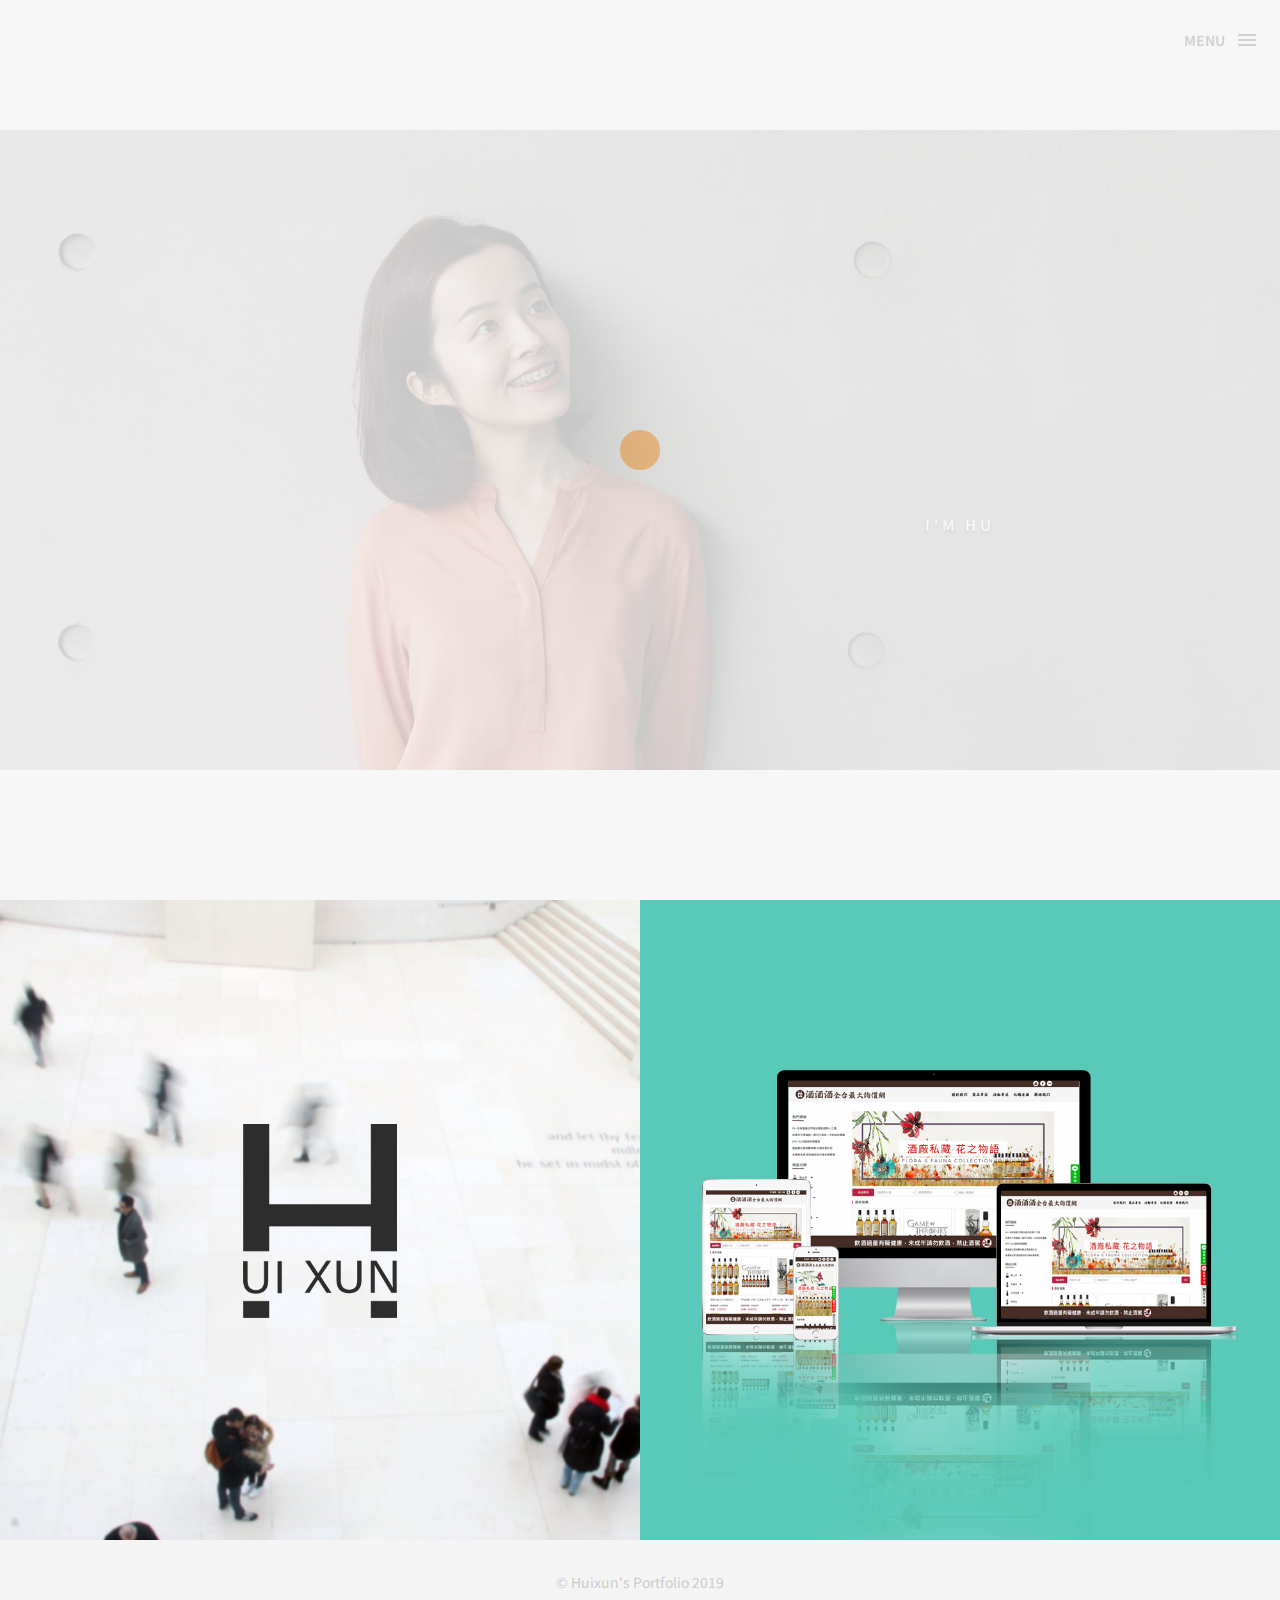
<file: index.html>
<!DOCTYPE html>
<html lang="en">

<head>
    <meta charset="utf-8">
    <meta http-equiv="X-UA-Compatible" content="IE=edge">
    <meta name="viewport" content="width=device-width, initial-scale=1">
    <!-- The above 3 meta tags *must* come first in the head; any other head content must come *after* these tags -->
    <title>Huixun's Portfolio</title>
    <link rel="icon" href="img/fav.png" type="image/x-icon">

    <!-- Bootstrap -->
    <link href="css/bootstrap.min.css" rel="stylesheet">
    <link href="ionicons/css/ionicons.min.css" rel="stylesheet">

    <!-- main css -->
    <link href="css/style.css?t=2" rel="stylesheet">
	<link href="https://fonts.googleapis.com/css?family=Noto+Sans+TC:300,400,500,700&display=swap" rel="stylesheet">

    <!-- modernizr -->
    <script src="js/modernizr.js"></script>

    <!-- HTML5 shim and Respond.js for IE8 support of HTML5 elements and media queries -->
    <!-- WARNING: Respond.js doesn't work if you view the page via file:// -->
    <!--[if lt IE 9]>
      <script src="https://oss.maxcdn.com/html5shiv/3.7.2/html5shiv.min.js"></script>
      <script src="https://oss.maxcdn.com/respond/1.4.2/respond.min.js"></script>
    <![endif]-->
</head>

<body>

    <!-- Preloader -->
    <div id="preloader">
        <div class="pre-container">
            <div class="spinner">
                <div class="double-bounce1"></div>
                <div class="double-bounce2"></div>
            </div>
        </div>
    </div>
    <!-- end Preloader -->

    <div class="container-fluid">
        <!-- box header -->
        <header class="box-header">
            <div class="box-logo">
                <a href="index.html"><img src="img/logo.png" width="45" alt="Logo"></a>
            </div>
            <!-- box-nav -->
            <a class="box-primary-nav-trigger" href="#0">
                <span class="box-menu-text">Menu</span><span class="box-menu-icon"></span>
            </a>
            <!-- box-primary-nav-trigger -->
        </header>
        <!-- end box header -->

        <!-- nav -->
        <nav>
            <ul class="box-primary-nav">
                <li class="box-label">All</li>
                <li><a href="about.html">About me</a></li>
                <li><a href="skills.html">Skills</a></li>
                <li><a href="portfolio.html">Portfolio</a></li>
                <li><a href="contact.html">Contact me</a></li>
<!--
                <li class="box-label">Follow me</li>

                <li class="box-social"><a href="#0"><i class="ion-social-facebook"></i></a></li>
                <li class="box-social"><a href="#0"><i class="ion-social-instagram-outline"></i></a></li>
                <li class="box-social"><a href="#0"><i class="ion-social-twitter"></i></a></li>
                <li class="box-social"><a href="#0"><i class="ion-social-dribbble"></i></a></li>
-->
            </ul>
        </nav>
        <!-- end nav -->

        <!-- box-intro -->
        <section class="box-intro">
            <div class="table-cell">
                <h1 class="box-headline letters rotate-2">
                    <span class="box-words-wrapper">
                        <b class="is-visible">HELLO.</b>
                        <b>&nbsp;HELLO.</b>
                        <b>HELLO.</b>
                    </span>
		        </h1>
                <h5 class="typed"></h5>
            </div>

            <div class="mouse">
                <div class="scroll"></div>
            </div>
        </section>
        <!-- end box-intro -->
    

    <!-- portfolio div -->
    <div class="portfolio-div">
        <div class="portfolio">
            <div class="no-padding portfolio_container">
                <!-- single work -->
                <div class="col-md-6 col-sm-6 ads graphics">
                    <a href="about.html" class="portfolio_item">
                        <img src="img/squ07.jpg" alt="image" class="img-responsive" />
                        <div class="portfolio_item_hover">
                            <div class="portfolio-border clearfix">
                                <div class="item_info">
                                    <span>更認識我</span>
                                    <em>About</em>
                                </div>
                            </div>
                        </div>
                    </a>
                </div>
                <!-- end single work -->

                <!-- single work -->
                <div class="col-md-6 col-sm-6 photography">
                    <a href="portfolio.html" class="portfolio_item">
                        <img src="img/squ10.jpg" alt="image" class="img-responsive" />
                        <div class="portfolio_item_hover">
                            <div class="portfolio-border clearfix">
                                <div class="item_info">
                                    <span>作品介紹</span>
                                    <em>portfolio</em>
                                </div>
                            </div>
                        </div>
                    </a>
                </div>
                <!-- end single work -->
            </div>
            <!-- end portfolio_container -->
        </div>
        <!-- portfolio -->
    </div>
	
    <!-- end portfolio div -->
</div>
    <!-- footer -->
    <footer>
        <div class="container-fluid">
            <p class="copyright">© Huixun's Portfolio 2019</p>
        </div>
    </footer>
    <!-- end footer -->

    <!-- back to top -->
    <a href="#0" class="cd-top"><i class="ion-android-arrow-up"></i></a>
    <!-- end back to top -->



    <!-- jQuery -->
    <script src="js/jquery-2.1.1.js"></script>
    <!--  plugins -->
    <script src="js/bootstrap.min.js"></script>
    <script src="js/menu.js"></script>
    <script src="js/animated-headline.js"></script>
    <script src="js/isotope.pkgd.min.js"></script>
	<script src="js/typed.min.js"></script>
    <!--  custom script -->
    <script src="js/custom.js"></script>
	<script>
		var typed6 = new Typed('.typed', {
			//strings: ['npm install^1000\n `installing components...` ^1000\n `Fetching from source...`'],
			strings: ["I'm Hui Xun,^1000\na Web Designer"],
			typeSpeed: 100,
			loop: false,
		});
	</script>
</body>

</html>
</file>
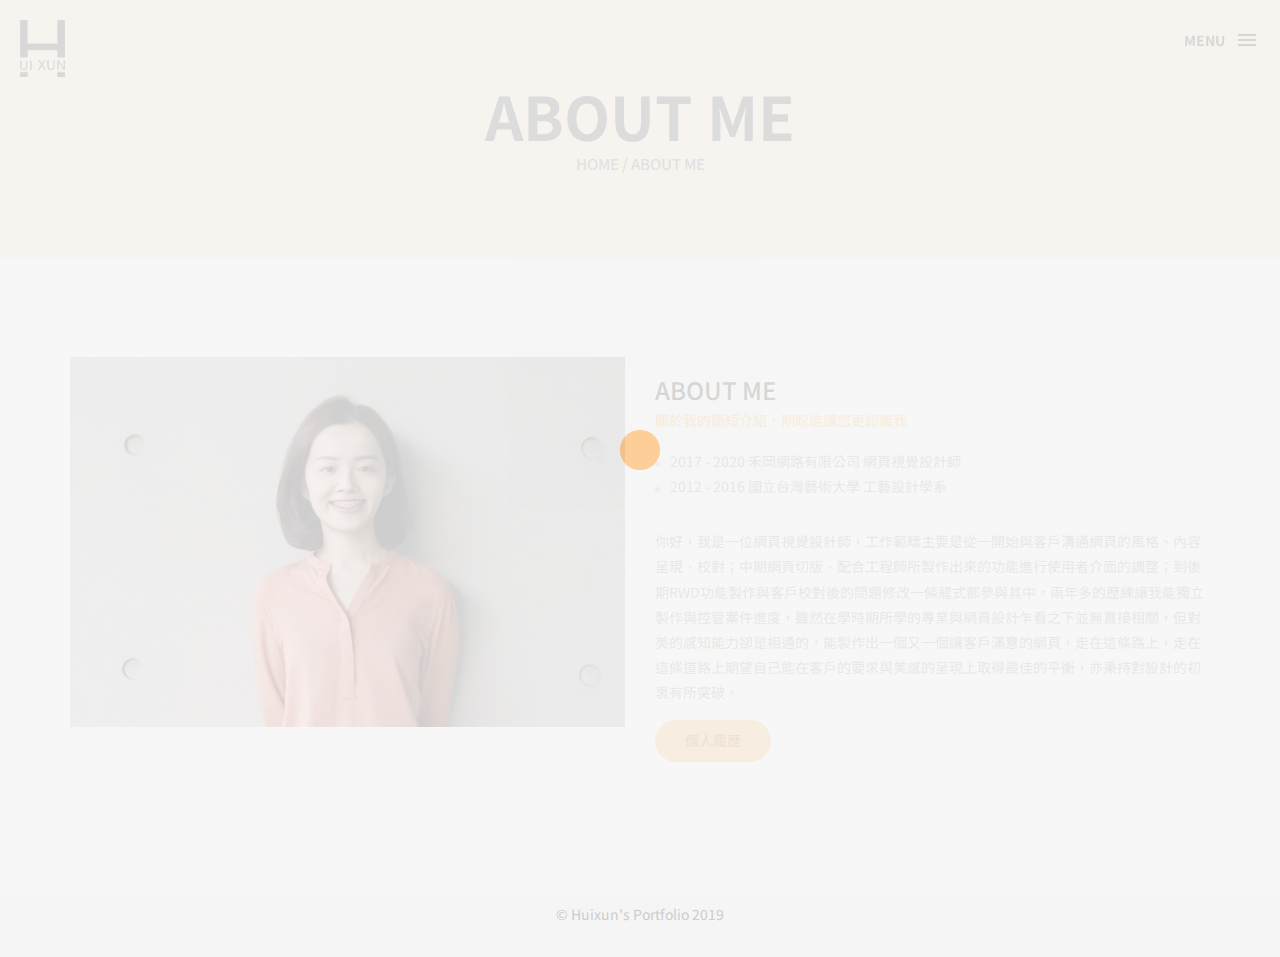
<file: about.html>
<!DOCTYPE html>
<html lang="en">

<head>
    <meta charset="utf-8">
    <meta http-equiv="X-UA-Compatible" content="IE=edge">
    <meta name="viewport" content="width=device-width, initial-scale=1">
    <!-- The above 3 meta tags *must* come first in the head; any other head content must come *after* these tags -->
    <title>Huixun's Portfolio</title>
    <link rel="icon" href="img/fav.png" type="image/x-icon">

    <!-- Bootstrap -->
    <link href="css/bootstrap.min.css" rel="stylesheet">
    <link href="ionicons/css/ionicons.min.css" rel="stylesheet">

    <!-- main css -->
    <link href="css/style.css" rel="stylesheet">
	<link href="https://fonts.googleapis.com/css?family=Noto+Sans+TC:300,400,500,700&display=swap" rel="stylesheet">

    <!-- modernizr -->
    <script src="js/modernizr.js"></script>

    <!-- HTML5 shim and Respond.js for IE8 support of HTML5 elements and media queries -->
    <!-- WARNING: Respond.js doesn't work if you view the page via file:// -->
    <!--[if lt IE 9]>
      <script src="https://oss.maxcdn.com/html5shiv/3.7.2/html5shiv.min.js"></script>
      <script src="https://oss.maxcdn.com/respond/1.4.2/respond.min.js"></script>
    <![endif]-->
	<style>
		.school{margin-top: 20px;}
		.school p{margin:0;}
		.school p:before{
			content: '';
			display: inline-block;
			width: 5px;
			height: 5px;
			background: #ffbd6f;
			border-radius: 100%;
			margin-right: 10px;
		}
        .resume{
            background: #ffbd6f;
            color: #b6762b;
            padding: 8px 30px;
            border-radius: 30px;
            margin-top: 5px;
            display: inline-block;
        }
        .resume:hover{
            opacity: 0.8;
            text-decoration: none;
            color: #b6762b;
        }
	</style>
</head>

<body>

    <!-- Preloader -->
    <div id="preloader">
        <div class="pre-container">
            <div class="spinner">
                <div class="double-bounce1"></div>
                <div class="double-bounce2"></div>
            </div>
        </div>
    </div>
    <!-- end Preloader -->

    <div class="container-fluid"> 
       <!-- box-header -->
        <header class="box-header">
            <div class="box-logo">
                <a href="index.html"><img src="img/logo-b.png" width="45" alt="Logo"></a>
            </div>
            <!-- box-nav -->
            <a class="box-primary-nav-trigger" href="#0">
                <span class="box-menu-text">Menu</span><span class="box-menu-icon"></span>
            </a>
        </header>
        <!-- end box-header -->
        
        <!-- nav -->
        <nav>
            <ul class="box-primary-nav">
                <li class="box-label">All</li>
                <li><a href="about.html">About me</a> <i class="ion-ios-circle-filled color"></i></li>
                <li><a href="skills.html">Skills</a></li>
                <li><a href="portfolio.html">Portfolio</a></li>
                <li><a href="contact.html">Contact me</a></li>
<!--

                <li class="box-label">Follow me</li>

                <li class="box-social"><a href="#0"><i class="ion-social-facebook"></i></a></li>
                <li class="box-social"><a href="#0"><i class="ion-social-instagram-outline"></i></a></li>
                <li class="box-social"><a href="#0"><i class="ion-social-twitter"></i></a></li>
                <li class="box-social"><a href="#0"><i class="ion-social-dribbble"></i></a></li>
-->
            </ul>
        </nav>
        <!-- end nav -->  
    </div>
    
    <!-- Top bar -->
    <div class="top-bar">
        <h1>About Me</h1>
        <p><a href="index.html">Home</a> / About me</p>
    </div>
    <!-- end Top bar -->
    
    <!-- Main container -->
    <div class="container main-container clearfix"> 
        <div class="col-md-6">
            <img src="img/aboutme02.jpg?t=3" class="img-responsive" alt="" />
        </div>
        <div class="col-md-6">
           <h3 class="uppercase">About Me </h3>
           <h5>關於我的簡短介紹，期盼能讓您更認識我</h5>
		 	<div class="school">
				<p>2017 - 2020  禾岡網路有限公司 網頁視覺設計師</p>
				<p>2012 - 2016  國立台灣藝術大學 工藝設計學系</p>
			</div>
           <div class="h-30"></div>
            <p>你好，我是一位網頁視覺設計師，工作範疇主要是從一開始與客戶溝通網頁的風格、內容呈現、校對；中期網頁切版、配合工程師所製作出來的功能進行使用者介面的調整；到後期RWD功能製作與客戶校對後的問題修改一條龍式都參與其中。兩年多的歷練讓我能獨立製作與控管案件進度，雖然在學時期所學的專業與網頁設計乍看之下並無直接相關，但對美的感知能力卻是相通的，能製作出一個又一個讓客戶滿意的網頁，走在這條路上，走在這條道路上期望自己能在客戶的要求與美感的呈現上取得最佳的平衡，亦秉持對設計的初衷有所突破。</p>
            <a href="/Huixun.pdf" class="resume" target="_blank">個人履歷</a>
            <div class="h-10"></div>
            <!-- <ul class="social-ul">
                <li class="box-social"><a href="#0"><i class="ion-social-facebook"></i></a></li>
                <li class="box-social"><a href="#0"><i class="ion-social-instagram-outline"></i></a></li>
                <li class="box-social"><a href="#0"><i class="ion-social-twitter"></i></a></li>
                <li class="box-social"><a href="#0"><i class="ion-social-dribbble"></i></a></li>
            </ul> -->


        </div>
    </div>
    <!-- end Main container -->


    <!-- footer -->
    <footer>
        <div class="container-fluid">
            <p class="copyright">© Huixun's Portfolio 2019</p>
        </div>
    </footer>
    <!-- end footer -->
    
    <!-- back to top -->
    <a href="#0" class="cd-top"><i class="ion-android-arrow-up"></i></a>
    <!-- end back to top -->



    <!-- jQuery -->
    <script src="js/jquery-2.1.1.js"></script>
    <!--  plugins -->
    <script src="js/bootstrap.min.js"></script>
    <script src="js/menu.js"></script>
    <script src="js/animated-headline.js"></script>
    <script src="js/isotope.pkgd.min.js"></script>


    <!--  custom script -->
    <script src="js/custom.js"></script>

</body>

</html>
</file>
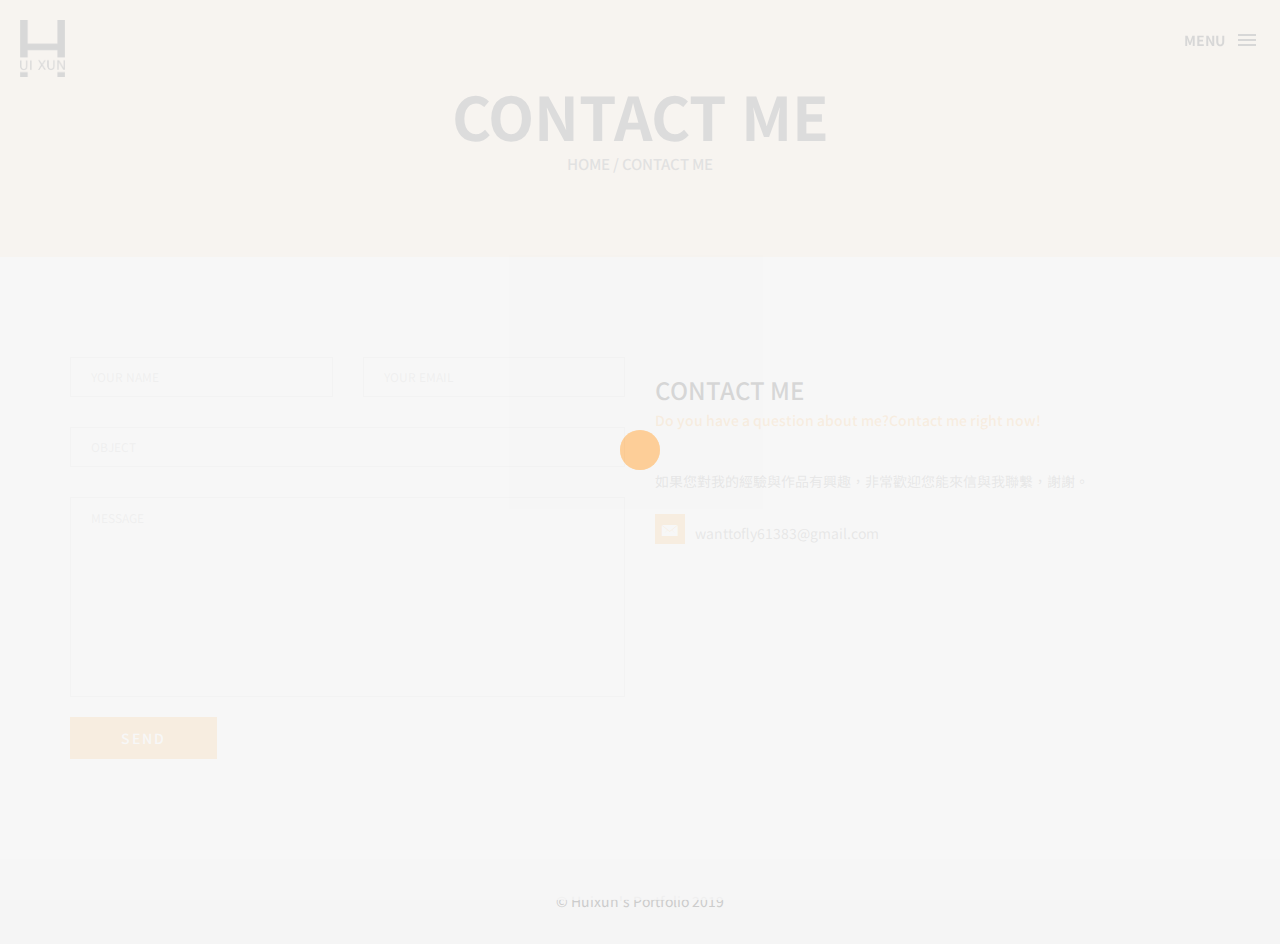
<file: contact.html>
<!DOCTYPE html>
<html lang="en">

<head>
    <meta charset="utf-8">
    <meta http-equiv="X-UA-Compatible" content="IE=edge">
    <meta name="viewport" content="width=device-width, initial-scale=1">
    <!-- The above 3 meta tags *must* come first in the head; any other head content must come *after* these tags -->
    <title>Huixun's Portfolio</title>

    <!-- Bootstrap -->
    <link href="css/bootstrap.min.css" rel="stylesheet">
    <link href="ionicons/css/ionicons.min.css" rel="stylesheet">
    <link rel="icon" href="img/fav.png" type="image/x-icon">

    <!-- main css -->
    <link href="css/style.css" rel="stylesheet">
	<link href="https://fonts.googleapis.com/css?family=Noto+Sans+TC:300,400,500,700&display=swap" rel="stylesheet">

    <!-- modernizr -->
    <script src="js/modernizr.js"></script>

    <!-- HTML5 shim and Respond.js for IE8 support of HTML5 elements and media queries -->
    <!-- WARNING: Respond.js doesn't work if you view the page via file:// -->
    <!--[if lt IE 9]>
      <script src="https://oss.maxcdn.com/html5shiv/3.7.2/html5shiv.min.js"></script>
      <script src="https://oss.maxcdn.com/respond/1.4.2/respond.min.js"></script>
    <![endif]-->
</head>

<body>

    <!-- Preloader -->
    <div id="preloader">
        <div class="pre-container">
            <div class="spinner">
                <div class="double-bounce1"></div>
                <div class="double-bounce2"></div>
            </div>
        </div>
    </div>
    <!-- end Preloader -->

    <div class="container-fluid">
        <!-- box-header -->
        <header class="box-header">
            <div class="box-logo">
                <a href="index.html"><img src="img/logo-b.png" width="45" alt="Logo"></a>
            </div>
            <!-- box-nav -->
            <a class="box-primary-nav-trigger" href="#0">
                <span class="box-menu-text">Menu</span><span class="box-menu-icon"></span>
            </a>
            <!-- box-primary-nav-trigger -->
        </header>
        <!-- end box-header -->

        <!-- nav -->
        <nav>
            <ul class="box-primary-nav">
                <li class="box-label">All</li>
				<li><a href="about.html">About me</a></li>
                <li><a href="skills.html">Skills</a></li>
                <li><a href="portfolio.html">Portfolio</a></li>
                <li><a href="contact.html">Contact me</a> <i class="ion-ios-circle-filled color"></i></li>
<!--
                <li class="box-label">Follow me</li>

                <li class="box-social"><a href="#0"><i class="ion-social-facebook"></i></a></li>
                <li class="box-social"><a href="#0"><i class="ion-social-instagram-outline"></i></a></li>
                <li class="box-social"><a href="#0"><i class="ion-social-twitter"></i></a></li>
                <li class="box-social"><a href="#0"><i class="ion-social-dribbble"></i></a></li>
-->
            </ul>
        </nav>
        <!-- end nav -->

    </div>

    <!-- top bar -->
    <div class="top-bar">
        <h1>contact Me</h1>
        <p><a href="index.html">Home</a> / Contact Me</p>
    </div>
    <!-- end top bar -->

    <!-- main-container -->
    <div class="container main-container">
        <div class="col-md-6">
            <form id="form1" action="" method="post"  enctype="text/plain" >
				
<!--            <form action="" method="post">-->
                <div class="row">
                    <div class="col-md-6">
                        <div class="input-contact">
                            <input type="text" name="name">
                            <span>your name</span>
                        </div>
                    </div>
                    <div class="col-md-6">
                        <div class="input-contact">
                            <input type="text" name="email">
                            <span>your email</span>
                        </div>
                    </div>
                    <div class="col-md-12">
                        <div class="input-contact">
                            <input type="text" name="object">
                            <span>object</span>
                        </div>
                    </div>
                    <div class="col-md-12">
                        <div class="textarea-contact">
                            <textarea name="message"></textarea>
                            <span>message</span>
                        </div>
                    </div>
                    <div class="col-md-12">
                        <button type="button" class="btn btn-box" id="send1">Send</button>
                    </div>
                </div>
            </form>
        </div>

        <div class="col-md-6">
            <h3 class="text-uppercase">contact me</h3>
            <h5>Do you have a question about me?Contact me right now!</h5>
            <div class="h-30"></div>
            <p>如果您對我的經驗與作品有興趣，非常歡迎您能來信與我聯繫，謝謝。</p>
            <div class="contact-info">
                <!-- <p><i class="ion-android-call"></i> 0928457091</p> -->
                <p><i class="ion-ios-email"></i>wanttofly61383@gmail.com</p>
            </div>
        </div>


    </div>
    <!-- end main-container -->

    <!-- footer -->
    <footer>
        <div class="container-fluid">
            <p class="copyright">© Huixun's Portfolio 2019</p>
        </div>
    </footer>
    <!-- end footer -->

    <!-- back to top -->
    <a href="#0" class="cd-top"><i class="ion-android-arrow-up"></i></a>
    <!-- end back to top -->



    <!-- jQuery -->
    <script src="js/jquery-2.1.1.js"></script>
    <!--  plugins -->
    <script src="js/bootstrap.min.js"></script>
    <script src="js/menu.js"></script>
    <script src="js/animated-headline.js"></script>
    <script src="js/isotope.pkgd.min.js"></script>


    <!--  custom script -->
    <script src="js/custom.js"></script>
	<script>
		$(function(){
			$("#send1").click(function (){
				var name = $("[name=name]").val();
				var email = $("[name=email]").val();
				var object = $("[name=object]").val();
				var message = $("[name=message]").val();
				var body = "Name: "+name+"%0A" ; 
				body += "Email: "+email+"%0A" ;
				body += "object: "+object+"%0A" ;
				body += "message: "+message;


				$("#form1").attr("action","mailto:wanttofly61383@gmail.com?subject=這是主旨&body="+body); 
				$("#form1").submit();

				//$(document).load( $(".btn").click(sendEmail););

			})
			
		})
		
	</script>
</body>

</html>
</file>
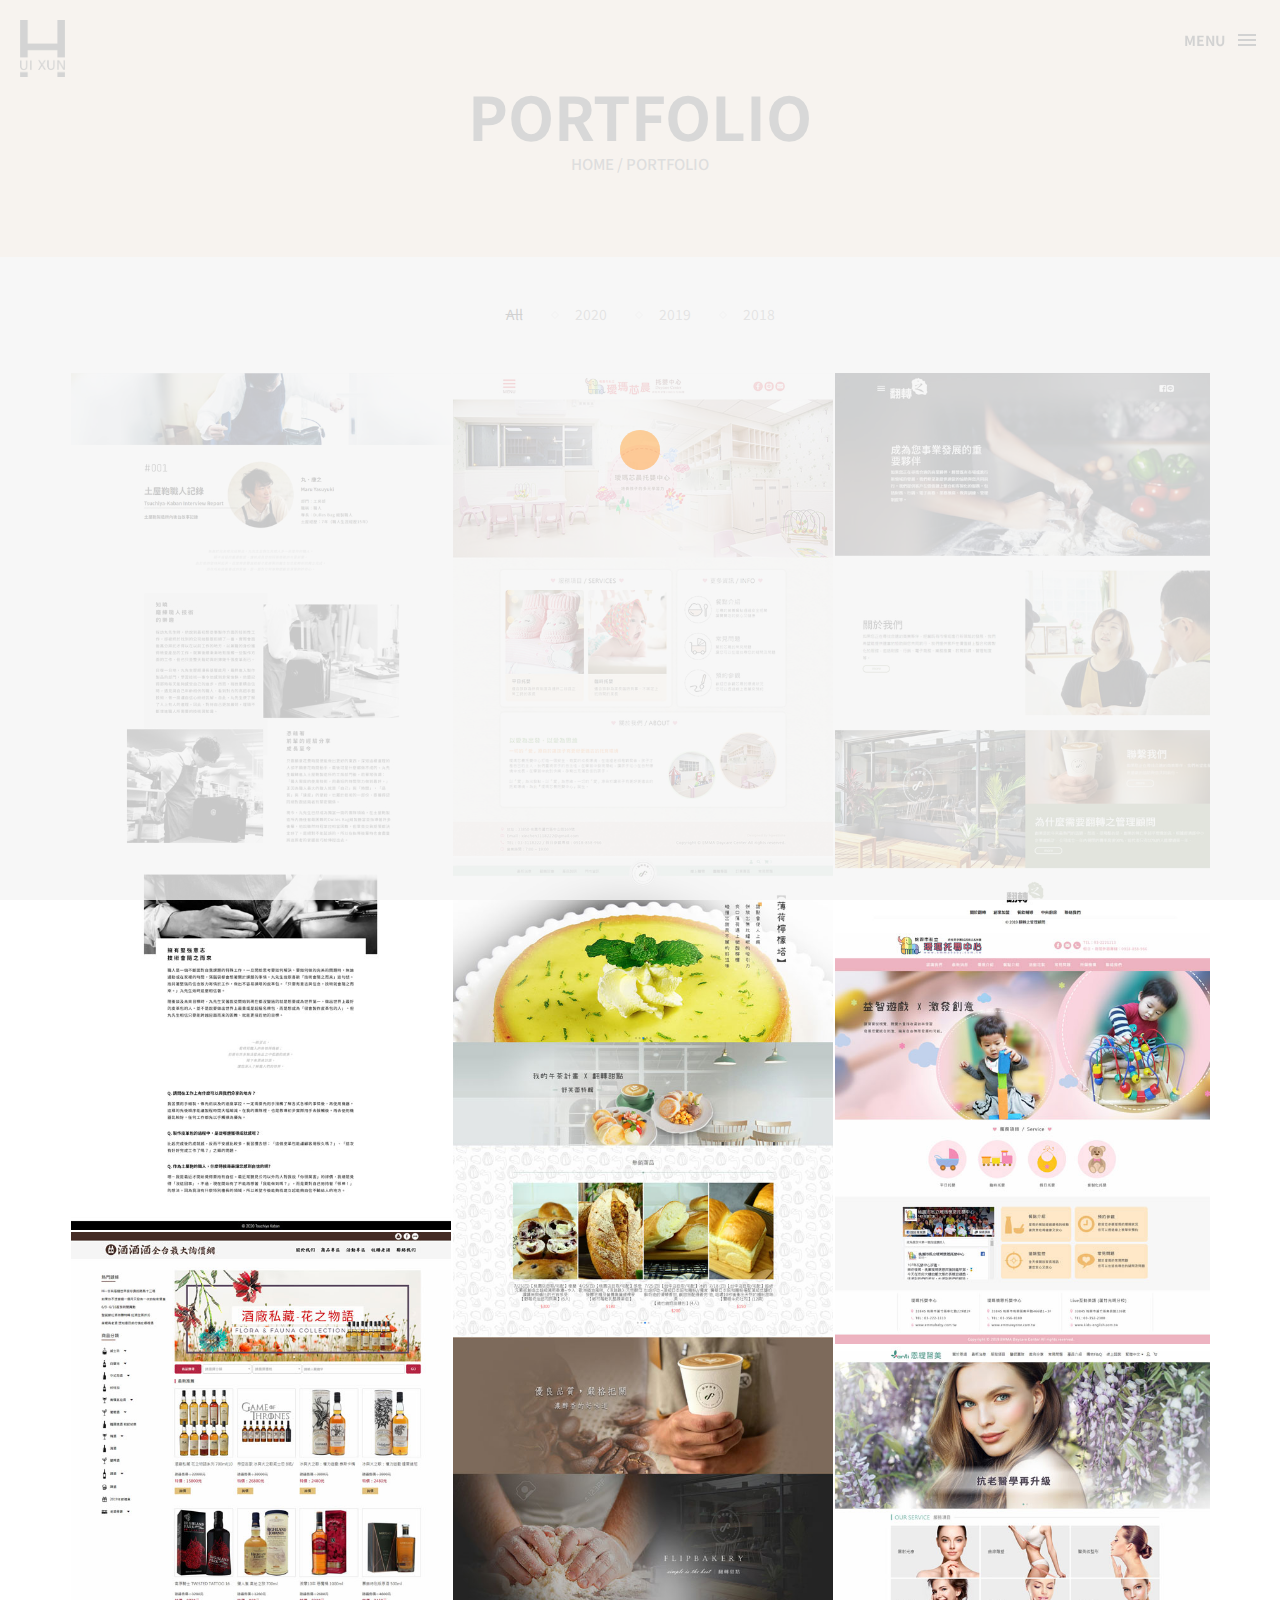
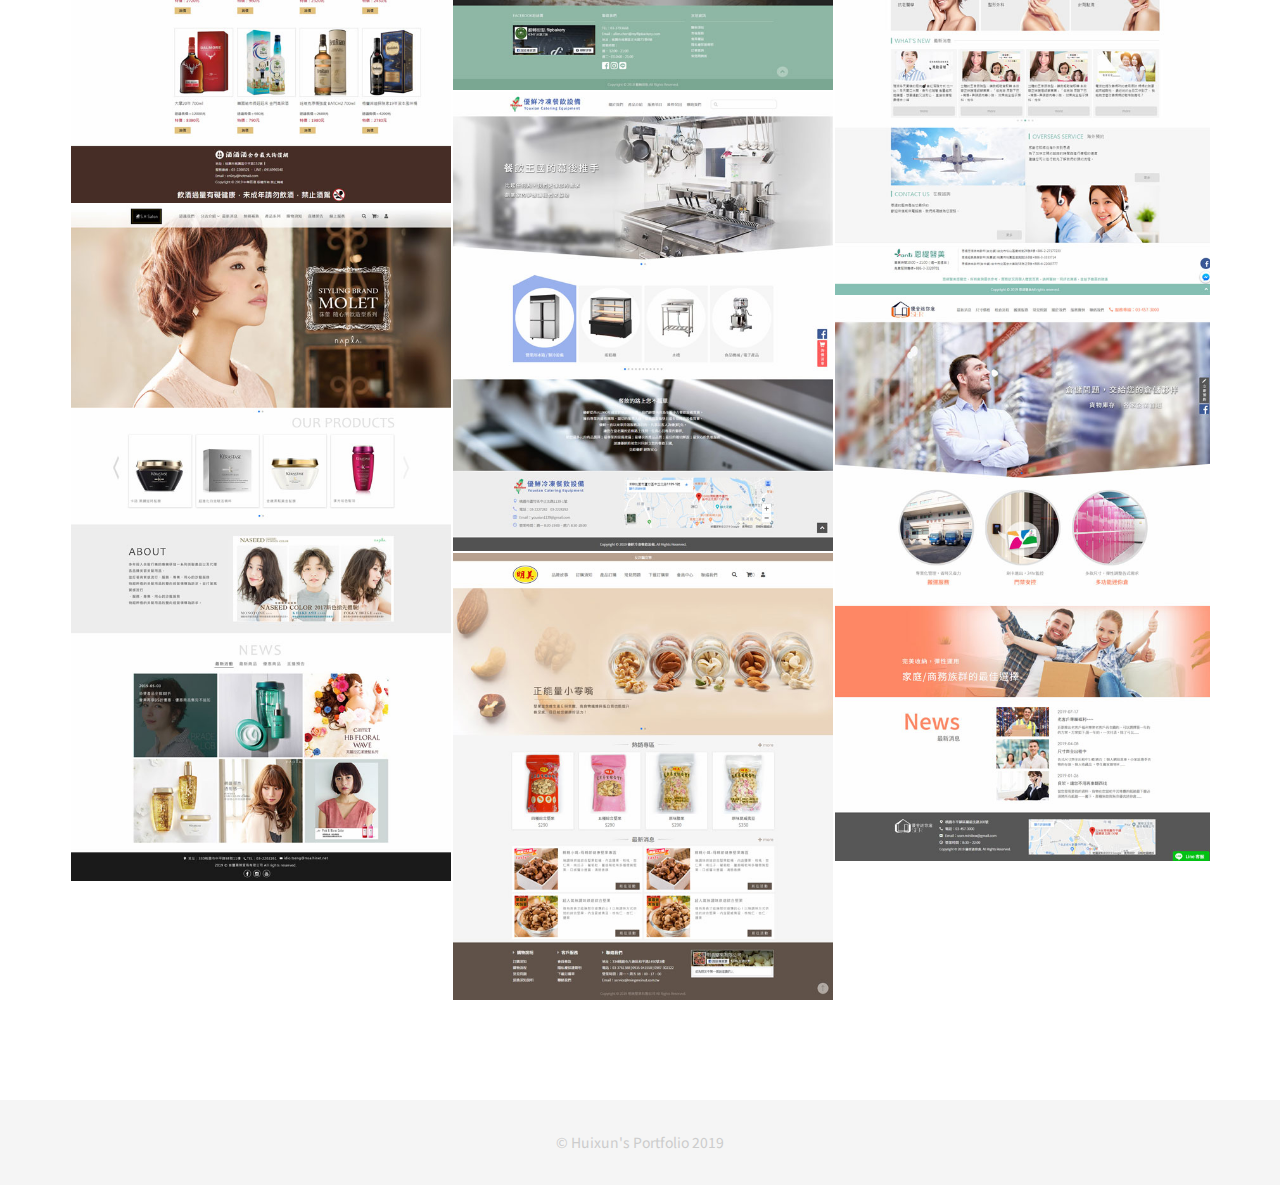
<file: portfolio.html>
<!doctype html>
<html>
<head>
	<meta charset="utf-8">
	<meta http-equiv="X-UA-Compatible" content="IE=edge">
	<meta name="viewport" content="width=device-width, initial-scale=1">
	<!-- The above 3 meta tags *must* come first in the head; any other head content must come *after* these tags -->


	<title>Huixun's Portfolio</title>

	<!--[if lt IE 9]>
	  <script src="//html5shim.googlecode.com/svn/trunk/html5.js"></script>
	<![endif]-->

	<link rel='stylesheet' type='text/css' href='css/bootstrap.min.css' >
	<link rel='stylesheet' type='text/css' href='css/ionicons.min.css' >

	<link rel='stylesheet' type='text/css' href='css/owl.carousel.css' >
	<link rel='stylesheet' type='text/css' href='css/owl.theme.css' >
	<link rel='stylesheet' type='text/css' href='css/owl.transitions.css' >
	<link rel='stylesheet' type='text/css' href='css/magnific-popup.css' >
	<link rel='stylesheet' type='text/css' href='css/style.css' >
	<link rel='stylesheet' type='text/css' href='css/color-default.css' >
	<link href="https://fonts.googleapis.com/css?family=Noto+Sans+TC:300,400,500,700&display=swap" rel="stylesheet">
</head>

<body>
	<div id="preloader">
        <div class="pre-container">
            <div class="spinner">
                <div class="double-bounce1"></div>
                <div class="double-bounce2"></div>
            </div>
        </div>
    </div>
    <div class="container-fluid"> 
       <!-- box-header -->
        <header class="box-header">
            <div class="box-logo">
                <a href="index.html"><img src="img/logo-b.png" width="45" alt="Logo"></a>
            </div>
            <!-- box-nav -->
            <a class="box-primary-nav-trigger" href="#0">
                <span class="box-menu-text">Menu</span><span class="box-menu-icon"></span>
            </a>
        </header>
        <!-- end box-header -->
        
        <!-- nav -->
        <nav>
            <ul class="box-primary-nav">
                <li class="box-label">All</li>
                <li><a href="about.html">About me</a></li>
                <li><a href="skills.html">Skills</a></li>
                <li><a href="portfolio.html">Portfolio</a><i class="ion-ios-circle-filled color"></i></li>
                <li><a href="contact.html">Contact me</a></li>

<!--
                <li class="box-label">Follow me</li>

                <li class="box-social"><a href="#0"><i class="ion-social-facebook"></i></a></li>
                <li class="box-social"><a href="#0"><i class="ion-social-instagram-outline"></i></a></li>
                <li class="box-social"><a href="#0"><i class="ion-social-twitter"></i></a></li>
                <li class="box-social"><a href="#0"><i class="ion-social-dribbble"></i></a></li>
-->
            </ul>
        </nav>
        <!-- end nav -->  
    </div>
    
    <!-- Top bar -->
    <div class="top-bar">
        <h1>portfolio</h1>
        <p><a href="index.html">Home</a> / portfolio</p>
    </div>
<section id='portfolio' class='portfolio-section section' >
  <div class='portfolio-block section-block' >
    <div class='container itemContainer'>
      <div class='row root'>
        <div class='col-md-6 col-md-offset-3' >
          <div class='section-header text-center' >
            <h2 class='animate text-over-block' ></h2>
            
            <!--divider-->
            <div class='divider-draft center' ></div>
            <!--/divider-->
            
            <!-- <p>作品揀選近兩年的作品，為自己記錄下成長的軌跡</p> -->
          </div>
        </div>
      </div>
      <div id='portfolio-filters' >
        <ul>
          <li> <a href='#' data-group='all' class='active' >All</a> </li>
          <li> <a href='#' data-group='2020' >2020</a> </li>
          <li> <a href='#' data-group='web' >2019</a> </li>
          <li> <a href='#' data-group='tech' >2018</a> </li>
          <!-- <li> <a href='#' data-group='photography' >2017</a> </li> -->
        </ul>
      </div>
      <div id='portfolio-grid' class='portfolio-items grid' >
        <div class='item' data-groups='["all","2020"]' >
          <div class='inner' > <img alt='symp' src='img/work12s.jpg' >
            <div class='caption' >
              <div class='caption-inner' >
                <h4>土屋鞄製造所</h4>
                <ul class='links' >
                  <li> <a href='https://hhuixun.github.io/Tsuchiya-Kaban2/' target='_blank'> <i class='ion-ios-plus-empty' ></i> </a> </li>
                  <li> <a href='img/work12.jpg' class='image-link' > <i class='ion-ios-search' ></i> </a> </li>
                </ul>
              </div>
            </div>
          </div>
        </div>
      <div class='item' data-groups='["all","2020"]' >
        <div class='inner' > <img alt='symp' src='img/work11s.jpg' >
          <div class='caption' >
            <div class='caption-inner' >
              <h4>璦瑪芯晨托嬰中心</h4>
              <ul class='links' >
                <li> <a href='http://xinchen.org.tw/' target='_blank'> <i class='ion-ios-plus-empty' ></i> </a> </li>
                <li> <a href='img/work11.jpg' class='image-link' > <i class='ion-ios-search' ></i> </a> </li>
              </ul>
            </div>
          </div>
        </div>
      </div>
		  <div class='item' data-groups='["all","web"]' >
          <div class='inner' > <img alt='symp' src='img/works10s.jpg' >
            <div class='caption' >
              <div class='caption-inner' >
                <h4>翻轉之管理顧問</h4>
                <ul class='links' >
                  <li> <a href='https://www.igoflip.com.tw/index' target='_blank'> <i class='ion-ios-plus-empty' ></i> </a> </li>
                  <li> <a href='img/works10.jpg' class='image-link' > <i class='ion-ios-search' ></i> </a> </li>
                </ul>
              </div>
            </div>
          </div>
        </div>
        <div class='item' data-groups='["all","tech"]' >
          <div class='inner' > <img alt='symp' src='img/works05s.jpg' >
            <div class='caption' >
              <div class='caption-inner' >
                <h4>翻轉甜點</h4>
                <ul class='links' >
                  <li> <a href='https://www.flipbakery.com.tw/tw/index' target='_blank'> <i class='ion-ios-plus-empty' ></i> </a> </li>
                  <li> <a href='img/works05.jpg' class='image-link' > <i class='ion-ios-search' ></i> </a> </li>
                </ul>
              </div>
            </div>
          </div>
        </div>
        <div class='item' data-groups='["all","web"]' >
          <div class='inner' > <img alt='symp' src='img/works02s.jpg' >
            <div class='caption' >
              <div class='caption-inner' >
                <h4>璦瑪托嬰中心</h4>
                <ul class='links' >
                  <li> <a href='http://www.emmababy.com.tw/' target='_blank'> <i class='ion-ios-plus-empty' ></i> </a> </li>
                  <li> <a href='img/works02.jpg' class='image-link' > <i class='ion-ios-search' ></i> </a> </li>
                </ul>
              </div>
            </div>
          </div>
        </div>
        <div class='item' data-groups='["all","tech"]' >
          <div class='inner' > <img alt='symp' src='img/works03s.jpg' >
            <div class='caption' >
              <div class='caption-inner' >
                <h4>酒酒酒詢價網</h4>
                <ul class='links' >
                  <li> <a href='http://enjoyit999.com/' target='_blank'> <i class='ion-ios-plus-empty' ></i> </a> </li>
                  <li> <a href='img/works03.jpg' class='image-link' > <i class='ion-ios-search' ></i> </a> </li>
                </ul>
              </div>
            </div>
          </div>
        </div>
		<div class='item' data-groups='["all","tech"]' >
          <div class='inner' > <img alt='symp' src='img/works01s.jpg' >
            <div class='caption' >
              <div class='caption-inner' >
                <h4>恩緹醫美</h4>
                <ul class='links' >
                  <!-- <li> <a href='https://www.beautydora.com.tw/' target='_blank'> <i class='ion-ios-plus-empty' ></i> </a> </li> -->
                  <li> <a href='img/works01.jpg' class='image-link' > <i class='ion-ios-search' ></i> </a> </li>
                </ul>
              </div>
            </div>
          </div>
        </div>
        <div class='item' data-groups='["all","tech"]' >
          <div class='inner' > <img alt='symp' src='img/works04s.jpg' >
            <div class='caption' >
              <div class='caption-inner' >
                <h4>優鮮冷凍餐飲設備</h4>
                <ul class='links' >
                  <li> <a href='http://www.youxiancateringequipment.com/index' target='_blank'> <i class='ion-ios-plus-empty' ></i> </a> </li>
                  <li> <a href='img/works04.png' class='image-link' > <i class='ion-ios-search' ></i> </a> </li>
                </ul>
              </div>
            </div>
          </div>
        </div>
        <div class='item' data-groups='["all","web"]' >
          <div class='inner' > <img alt='symp' src='img/works06s.jpg' >
            <div class='caption' >
              <div class='caption-inner' >
                <h4>首璽髮藝</h4>
                <ul class='links' >
                  <li> <a href='https://www.s-hhairsalon.com/' target='_blank'> <i class='ion-ios-plus-empty' ></i> </a> </li>
                  <li> <a href='img/works06.jpg' class='image-link' > <i class='ion-ios-search' ></i> </a> </li>
                </ul>
              </div>
            </div>
          </div>
        </div>
		<div class='item' data-groups='["all","tech"]' >
          <div class='inner' > <img alt='symp' src='img/works07s.jpg' >
            <div class='caption' >
              <div class='caption-inner' >
                <h4>優舍迷你倉</h4>
                <ul class='links' >
                  <li> <a href='http://www.userspace.com.tw/' target='_blank'> <i class='ion-ios-plus-empty' ></i> </a> </li>
                  <li> <a href='img/works07.jpg' class='image-link' > <i class='ion-ios-search' ></i> </a> </li>
                </ul>
              </div>
            </div>
          </div>
        </div>
		<div class='item' data-groups='["all","web"]' >
          <div class='inner' > <img alt='symp' src='img/works08s.jpg' >
            <div class='caption' >
              <div class='caption-inner' >
                <h4>明美堅果</h4>
                <ul class='links' >
                  <li> <a href='http://www.mingmeinut.com.tw/index' target='_blank'> <i class='ion-ios-plus-empty' ></i> </a> </li>
                  <li> <a href='img/works08.jpg' class='image-link' > <i class='ion-ios-search' ></i> </a> </li>
                </ul>
              </div>
            </div>
          </div>
        </div>
		<!-- <div class='item' data-groups='["all","photography"]' >
          <div class='inner' > <img alt='symp' src='img/works09s.jpg' >
            <div class='caption' >
              <div class='caption-inner' >
                <h4>臺灣社會工作專業人員協會</h4>
                <ul class='links' >
                  <li> <a href='https://www.tasw.org.tw/' target='_blank'> <i class='ion-ios-plus-empty' ></i> </a> </li>
                  <li> <a href='img/works09.jpg' class='image-link' > <i class='ion-ios-search' ></i> </a> </li>
                </ul>
              </div>
            </div>
          </div>
        </div> -->
      </div>
    </div>
  </div>
</section>
<!-- footer -->
<footer>
	<div class="container-fluid">
		<p class="copyright">© Huixun's Portfolio 2019</p>
	</div>
</footer>
<!-- end footer -->
<!-- back to top -->
    <a href="#0" class="cd-top"><i class="ion-android-arrow-up"></i></a>
    <!-- end back to top -->

	
<script src='js/jquery.min.js' ></script>
<script src="js/custom.js"></script>
<script src='js/jquery.stellar.min.js' ></script>
<script src='js/modernizr.js' ></script>
<script src='js/owl.carousel.min.js' ></script>
<script src='js/jquery.shuffle.min.js' ></script>
<script src='js/jquery.magnific-popup.min.js' ></script>
<script src='js/validator.min.js' ></script>
<script src='js/smoothscroll.js' ></script>
<script src="js/masonry.pkgd.min.js"></script>
<script src="js/isotope.pkgd.min.js"></script>
<script src='js/script.js' ></script>
<script src="js/menu.js"></script>

	<script>
		// $(function(){ 
		// 	$('#portfolio-grid').masonry({ 
		// 	// options 
		// 	itemSelector : '.item', 
		// 	columnWidth : 240 
		// 	}); 
		// });
		// $(function(){ 
		// 	var $container = $('#portfolio-grid'); 
		// 	$container.imagesLoaded(function(){ 
		// 	$container.masonry({ 
		// 	itemSelector : '.item', 
		// 	columnWidth : 240 
		// 	}); 
		// 	}); 
		// }); 
    $('.grid').masonry({
      // options
      itemSelector: '.item',
      columnWidth: 200
    });
	</script>
</body>
</html>
</file>
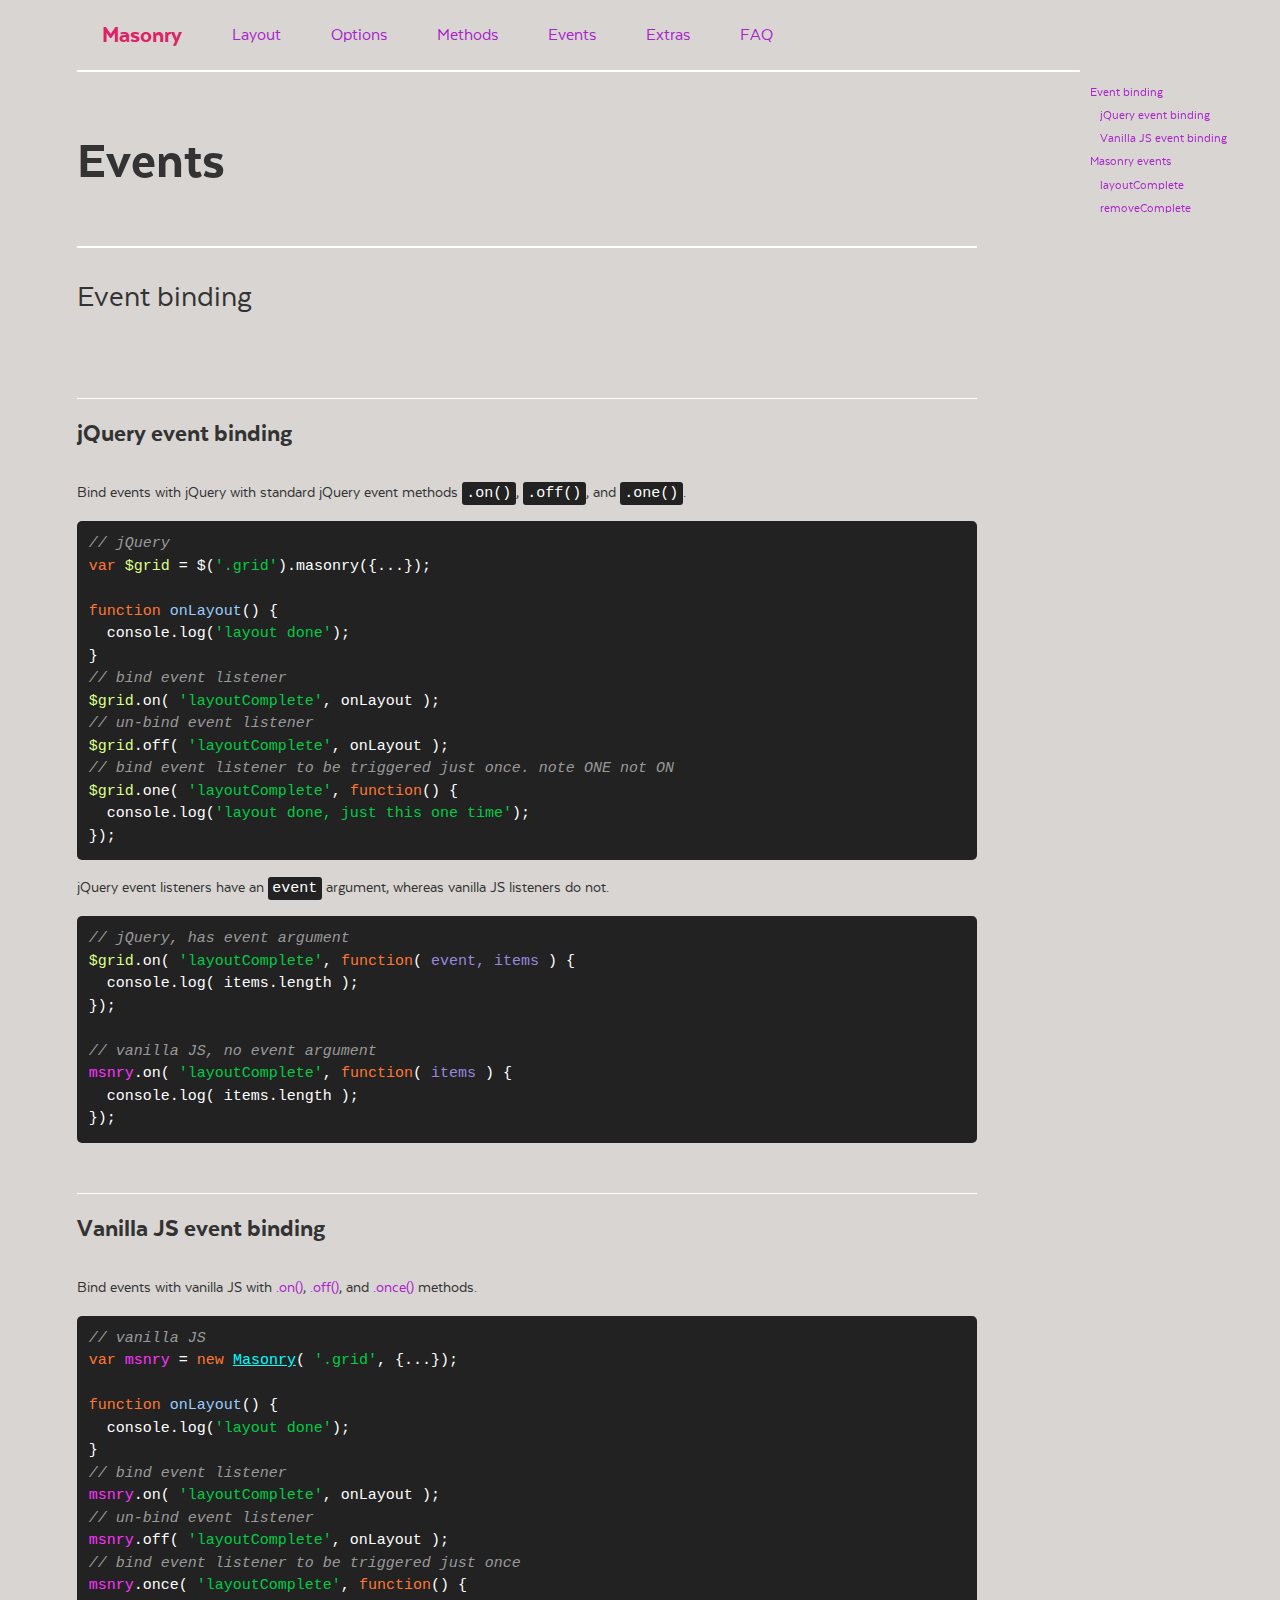
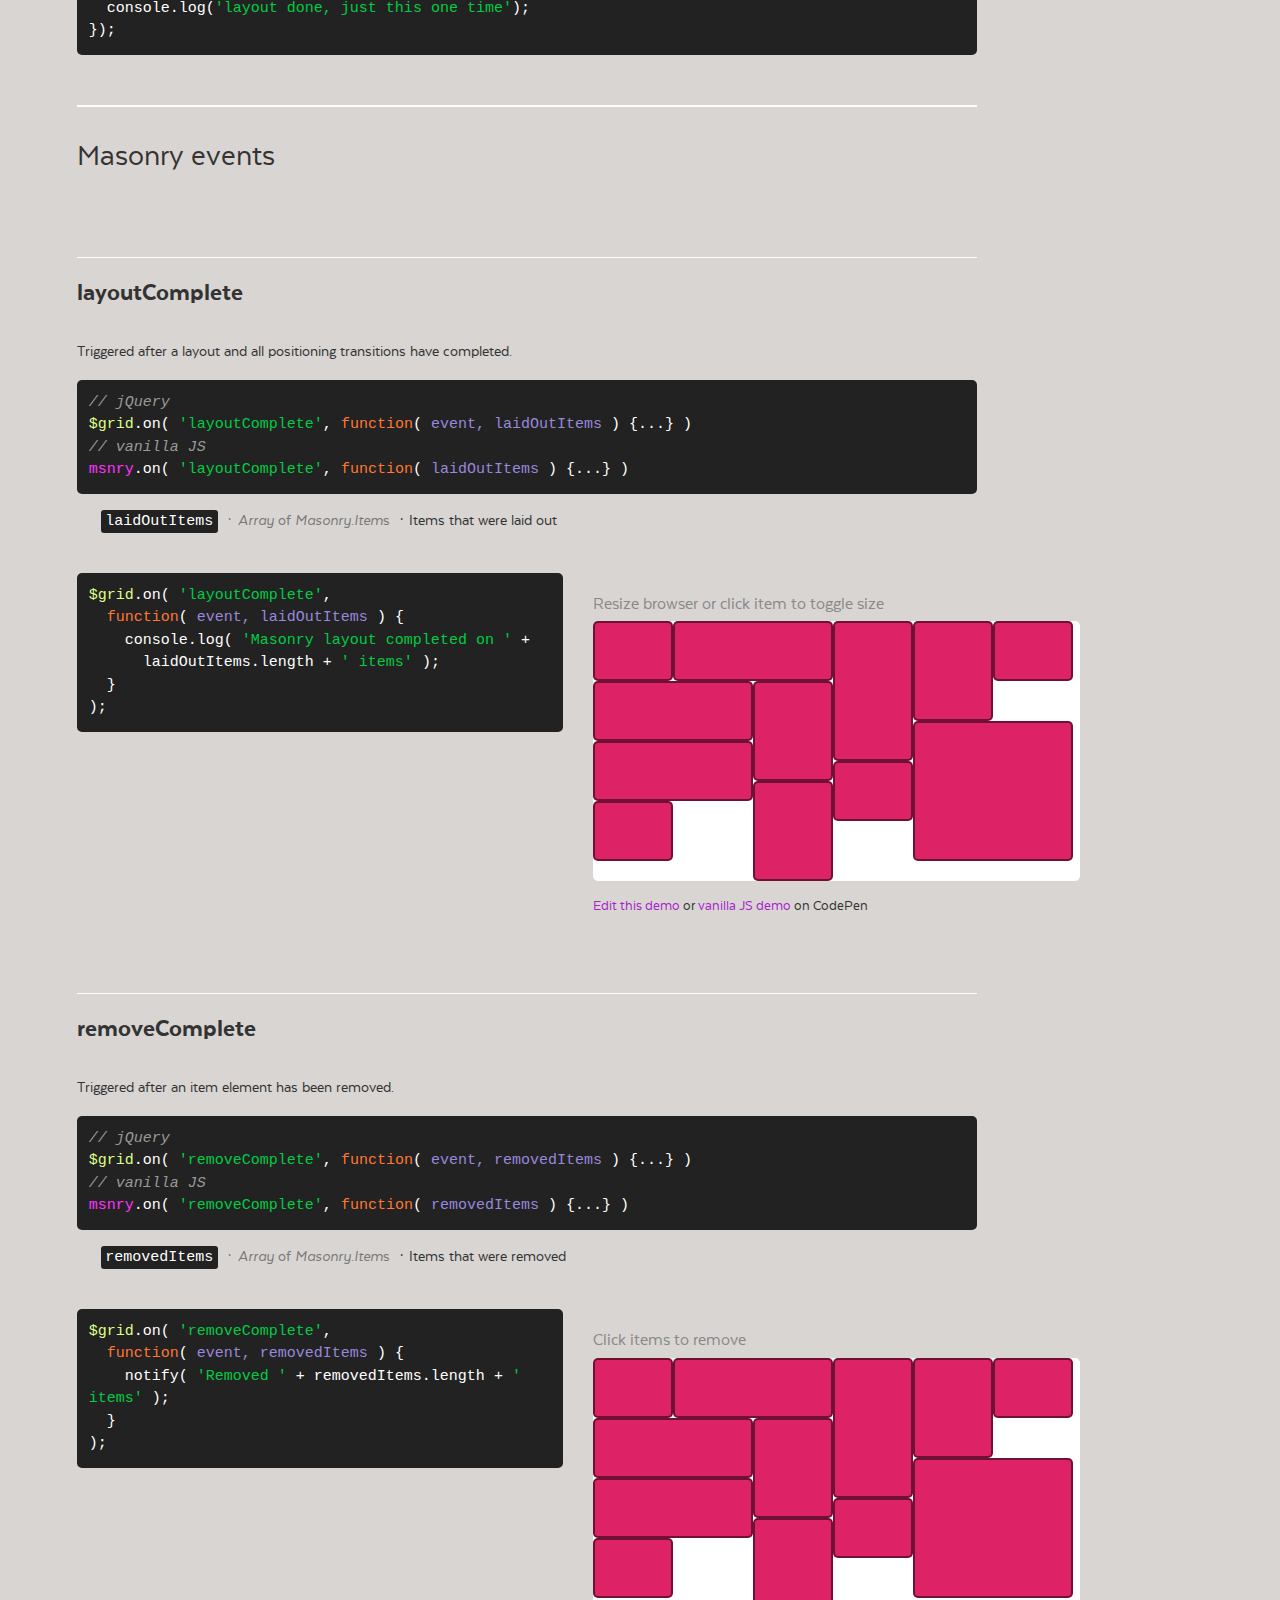
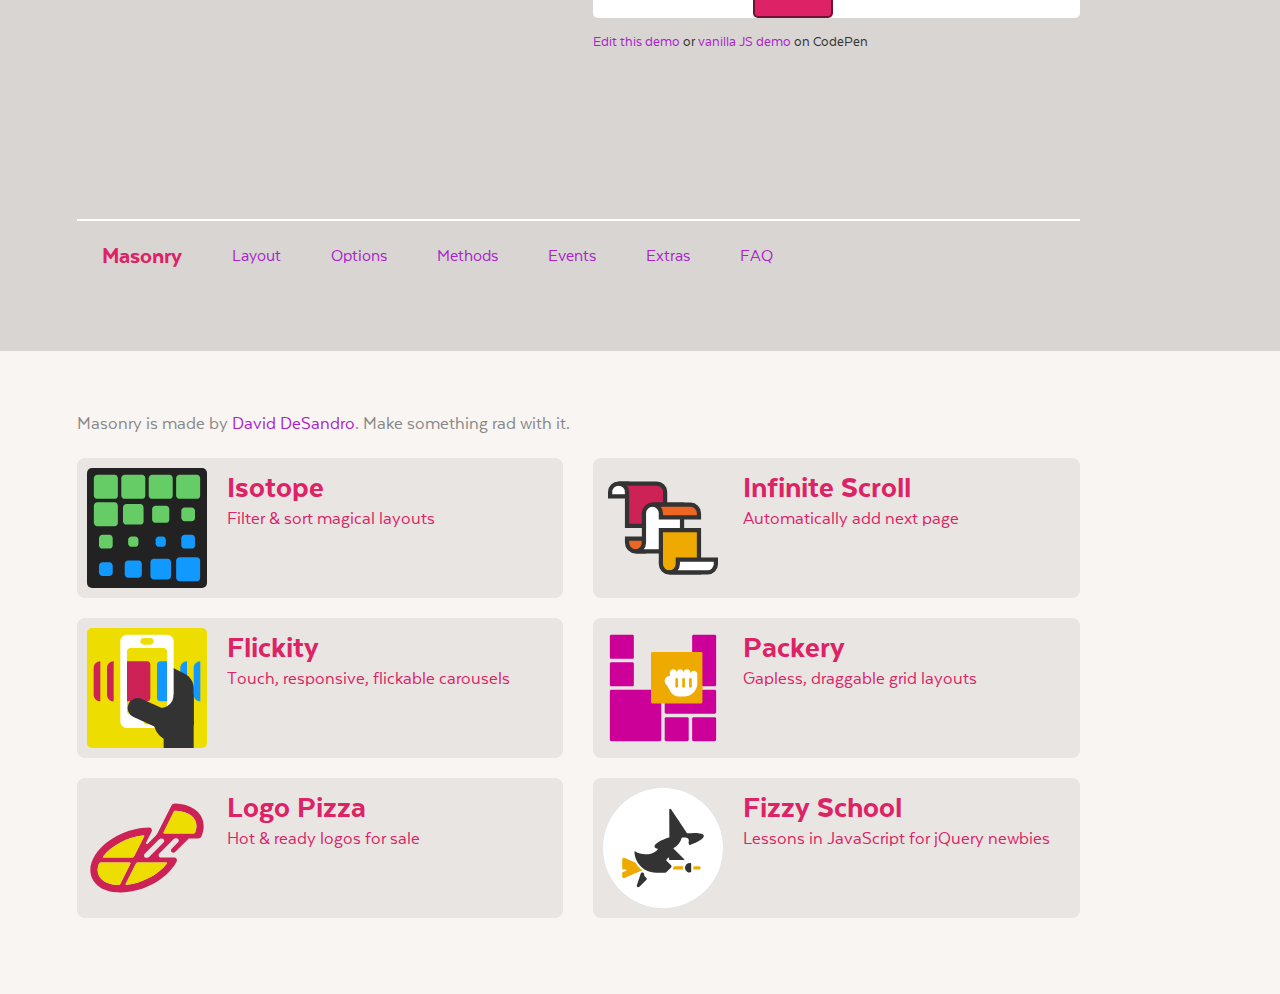
<file: js/masonry-docs/events.html>
<!doctype html>
<html class="export" lang="en">
<head>
  <meta charset="utf-8">
  <meta http-equiv="X-UA-Compatible" content="IE=edge,chrome=1">
  <meta name="viewport" content="width=device-width">
  <meta name="description" content="Cascading grid layout library">

  <title>Masonry &#xB7; Events</title>

    <link rel="stylesheet" href="css/masonry-docs.css?3" media="screen">

</head>
<body class="page--" data-page="">


  <div class="site-nav">
    <div class="container">
      <ol class="site-nav__list">
        <li class="site-nav__item site-nav__item--homepage">
          <a href=".">Masonry</a></li>
        <li class="site-nav__item site-nav__item--layout">
          <a href="layout.html">Layout</a></li>
        <li class="site-nav__item site-nav__item--options">
          <a href="options.html">Options</a></li>
        <li class="site-nav__item site-nav__item--methods">
          <a href="methods.html">Methods</a></li>
        <li class="site-nav__item site-nav__item--events">
          <a href="events.html">Events</a></li>
        <li class="site-nav__item site-nav__item--extras">
          <a href="extras.html">Extras</a></li>
        <li class="site-nav__item site-nav__item--faq">
          <a href="faq.html">FAQ</a></li>
      </ol>
    </div>
  </div>


  <div id="content" class="content container">

      <h1>Events</h1>

    <ul class="page-nav">
<li class="page-nav__item page-nav__item--h2"><a href="#event-binding">Event binding</a></li>
<li class="page-nav__item page-nav__item--h3"><a href="#jquery-event-binding">jQuery event binding</a></li>
<li class="page-nav__item page-nav__item--h3"><a href="#vanilla-js-event-binding">Vanilla JS event binding</a></li>
<li class="page-nav__item page-nav__item--h2"><a href="#masonry-events">Masonry events</a></li>
<li class="page-nav__item page-nav__item--h3"><a href="#layoutcomplete">layoutComplete</a></li>
<li class="page-nav__item page-nav__item--h3"><a href="#removecomplete">removeComplete</a></li>
</ul>


<div id="notification"></div>

<h2 id="event-binding">Event binding</h2>

<h3 id="jquery-event-binding">jQuery event binding</h3>

<p>Bind events with jQuery with standard jQuery event methods <code>.on()</code>, <code>.off()</code>, and <code>.one()</code>.</p>

<pre><code class="js"><span class="comment">// jQuery</span>
<span class="keyword">var</span> <span class="jquery_var">$grid</span> = $(<span class="string">&apos;.grid&apos;</span>).masonry({...});

<span class="function"><span class="keyword">function</span> <span class="title">onLayout</span>(<span class="params"></span>) </span>{
  <span class="built_in">console</span>.log(<span class="string">&apos;layout done&apos;</span>);
}
<span class="comment">// bind event listener</span>
<span class="jquery_var">$grid</span>.on( <span class="string">&apos;layoutComplete&apos;</span>, onLayout );
<span class="comment">// un-bind event listener</span>
<span class="jquery_var">$grid</span>.off( <span class="string">&apos;layoutComplete&apos;</span>, onLayout );
<span class="comment">// bind event listener to be triggered just once. note ONE not ON</span>
<span class="jquery_var">$grid</span>.one( <span class="string">&apos;layoutComplete&apos;</span>, <span class="function"><span class="keyword">function</span>(<span class="params"></span>) </span>{
  <span class="built_in">console</span>.log(<span class="string">&apos;layout done, just this one time&apos;</span>);
});
</code></pre>

<p>jQuery event listeners have an <code>event</code> argument, whereas vanilla JS listeners do not.</p>

<pre><code class="js"><span class="comment">// jQuery, has event argument</span>
<span class="jquery_var">$grid</span>.on( <span class="string">&apos;layoutComplete&apos;</span>, <span class="function"><span class="keyword">function</span>(<span class="params"> event, items </span>) </span>{
  <span class="built_in">console</span>.log( items.length );
});

<span class="comment">// vanilla JS, no event argument</span>
<span class="masonry_var">msnry</span>.on( <span class="string">&apos;layoutComplete&apos;</span>, <span class="function"><span class="keyword">function</span>(<span class="params"> items </span>) </span>{
  <span class="built_in">console</span>.log( items.length );
});
</code></pre>


<h3 id="vanilla-js-event-binding">Vanilla JS event binding</h3>

<p>Bind events with vanilla JS with <a href="methods.html#on">.on()</a>, <a href="methods.html#off">.off()</a>, and <a href="methods.html#once">.once()</a> methods.</p>

<pre><code class="js"><span class="comment">// vanilla JS</span>
<span class="keyword">var</span> <span class="masonry_var">msnry</span> = <span class="keyword">new</span> <span class="masonry_keyword">Masonry</span>( <span class="string">&apos;.grid&apos;</span>, {...});

<span class="function"><span class="keyword">function</span> <span class="title">onLayout</span>(<span class="params"></span>) </span>{
  <span class="built_in">console</span>.log(<span class="string">&apos;layout done&apos;</span>);
}
<span class="comment">// bind event listener</span>
<span class="masonry_var">msnry</span>.on( <span class="string">&apos;layoutComplete&apos;</span>, onLayout );
<span class="comment">// un-bind event listener</span>
<span class="masonry_var">msnry</span>.off( <span class="string">&apos;layoutComplete&apos;</span>, onLayout );
<span class="comment">// bind event listener to be triggered just once</span>
<span class="masonry_var">msnry</span>.once( <span class="string">&apos;layoutComplete&apos;</span>, <span class="function"><span class="keyword">function</span>(<span class="params"></span>) </span>{
  <span class="built_in">console</span>.log(<span class="string">&apos;layout done, just this one time&apos;</span>);
});
</code></pre>


<h2 id="masonry-events">Masonry events</h2>


<h3 id="layoutcomplete">layoutComplete</h3>

<p>Triggered after a layout and all positioning transitions have completed.</p>

<pre><code class="js"><span class="comment">// jQuery</span>
<span class="jquery_var">$grid</span>.on( <span class="string">&apos;layoutComplete&apos;</span>, <span class="function"><span class="keyword">function</span>(<span class="params"> event, laidOutItems </span>) </span>{...} )
<span class="comment">// vanilla JS</span>
<span class="masonry_var">msnry</span>.on( <span class="string">&apos;layoutComplete&apos;</span>, <span class="function"><span class="keyword">function</span>(<span class="params"> laidOutItems </span>) </span>{...} )
</code></pre>

<p class="argument">
  <code class="argument__code">laidOutItems</code>
  <span class="argument__type"><i>Array</i> of <i>Masonry.Item</i>s</span>
  <span class="argument__description">Items that were laid out</span>
</p>

<div class="duo example">
  <div class="duo__cell example__code">
<pre><code class="js"><span class="jquery_var">$grid</span>.on( <span class="string">&apos;layoutComplete&apos;</span>,
  <span class="function"><span class="keyword">function</span>(<span class="params"> event, laidOutItems </span>) </span>{
    <span class="built_in">console</span>.log( <span class="string">&apos;Masonry layout completed on &apos;</span> +
      laidOutItems.length + <span class="string">&apos; items&apos;</span> );
  }
);
</code></pre>
  </div>
  <div class="duo__cell example__demo" data-js="layout-complete-demo">
    <p class="instruction">Resize browser or click item to toggle size</p>
    <div class="grid grid--clickable">
      <div class="grid-item"></div>
      <div class="grid-item grid-item--width2"></div>
      <div class="grid-item grid-item--height3"></div>
      <div class="grid-item grid-item--height2"></div>
      <div class="grid-item grid-item--width2"></div>
      <div class="grid-item"></div>
      <div class="grid-item grid-item--width2 grid-item--height3"></div>
      <div class="grid-item grid-item--height2"></div>
      <div class="grid-item grid-item--width2"></div>
      <div class="grid-item"></div>
      <div class="grid-item grid-item--height2"></div>
      <div class="grid-item"></div>
    </div>
    <p class="edit-demo">
        <a href="https://codepen.io/desandro/pen/yNgmNv">Edit this demo</a>
        or <a href="https://codepen.io/desandro/pen/htsui">vanilla JS demo</a> on CodePen
    </p>
  </div>
</div>


<h3 id="removecomplete">removeComplete</h3>

<p>Triggered after an item element has been removed.</p>

<pre><code class="js"><span class="comment">// jQuery</span>
<span class="jquery_var">$grid</span>.on( <span class="string">&apos;removeComplete&apos;</span>, <span class="function"><span class="keyword">function</span>(<span class="params"> event, removedItems </span>) </span>{...} )
<span class="comment">// vanilla JS</span>
<span class="masonry_var">msnry</span>.on( <span class="string">&apos;removeComplete&apos;</span>, <span class="function"><span class="keyword">function</span>(<span class="params"> removedItems </span>) </span>{...} )
</code></pre>

<p class="argument">
  <code class="argument__code">removedItems</code>
  <span class="argument__type"><i>Array</i> of <i>Masonry.Item</i>s</span>
  <span class="argument__description">Items that were removed</span>
</p>

<div class="duo example">
  <div class="duo__cell example__code">
<pre><code class="js"><span class="jquery_var">$grid</span>.on( <span class="string">&apos;removeComplete&apos;</span>,
  <span class="function"><span class="keyword">function</span>(<span class="params"> event, removedItems </span>) </span>{
    notify( <span class="string">&apos;Removed &apos;</span> + removedItems.length + <span class="string">&apos; items&apos;</span> );
  }
);
</code></pre>
  </div>
  <div class="duo__cell example__demo" data-js="remove-complete-demo">
    <p class="instruction">Click items to remove</p>
    <div class="grid grid--clickable">
      <div class="grid-item"></div>
      <div class="grid-item grid-item--width2"></div>
      <div class="grid-item grid-item--height3"></div>
      <div class="grid-item grid-item--height2"></div>
      <div class="grid-item grid-item--width2"></div>
      <div class="grid-item"></div>
      <div class="grid-item grid-item--width2 grid-item--height3"></div>
      <div class="grid-item grid-item--height2"></div>
      <div class="grid-item grid-item--width2"></div>
      <div class="grid-item"></div>
      <div class="grid-item grid-item--height2"></div>
      <div class="grid-item"></div>
    </div>
    <p class="edit-demo">
        <a href="https://codepen.io/desandro/pen/mJRNVV">Edit this demo</a>
        or <a href="https://codepen.io/desandro/pen/JknEe">vanilla JS demo</a> on CodePen
    </p>
  </div>
</div>


  </div>

  <div class="site-nav">
    <div class="container">
      <ol class="site-nav__list">
        <li class="site-nav__item site-nav__item--homepage">
          <a href=".">Masonry</a></li>
        <li class="site-nav__item site-nav__item--layout">
          <a href="layout.html">Layout</a></li>
        <li class="site-nav__item site-nav__item--options">
          <a href="options.html">Options</a></li>
        <li class="site-nav__item site-nav__item--methods">
          <a href="methods.html">Methods</a></li>
        <li class="site-nav__item site-nav__item--events">
          <a href="events.html">Events</a></li>
        <li class="site-nav__item site-nav__item--extras">
          <a href="extras.html">Extras</a></li>
        <li class="site-nav__item site-nav__item--faq">
          <a href="faq.html">FAQ</a></li>
      </ol>
    </div>
  </div>

  <div class="site-footer">
    <div class="container">
  
      <p class="site-footer__copy">
        Masonry is made by <a href="https://desandro.com">David DeSandro</a>.
        Make something rad with it.
      </p>
  
      <div class="showcase">
      
        <ul class="showcase-item-list">
            <li class="showcase-item">
              <a class="showcase-item__link" href="https://isotope.metafizzy.co">
                <div class="showcase-item__image">
                    <svg class="isotope-illo" xmlns="http://www.w3.org/2000/svg" viewbox="0 0 350 350" width="100" height="100">
                      <path class="isotope-illo__color1" fill="#6C6" d="M80 170H30c-6 0-10-5-10-10v-50c0-6 5-10 10-10h50c6 0 10 5 10 10v50C90 166 86 170 80 170z"/>
                      <path class="isotope-illo__color1" fill="#6C6" d="M80 90H30c-6 0-10-5-10-10V30c0-6 5-10 10-10h50c6 0 10 5 10 10v50C90 86 86 90 80 90z"/>
                      <path class="isotope-illo__color1" fill="#6C6" d="M160 90h-50c-6 0-10-5-10-10V30c0-6 5-10 10-10h50c6 0 10 5 10 10v50C170 86 166 90 160 90z"/>
                      <path class="isotope-illo__color1" fill="#6C6" d="M240 90h-50c-6 0-10-5-10-10V30c0-6 5-10 10-10h50c6 0 10 5 10 10v50C250 86 246 90 240 90z"/>
                      <path class="isotope-illo__color1" fill="#6C6" d="M320 90h-50c-6 0-10-5-10-10V30c0-6 5-10 10-10h50c6 0 10 5 10 10v50C330 86 326 90 320 90z"/>
                      <path class="isotope-illo__color1" fill="#6C6" d="M155 165h-40c-6 0-10-5-10-10v-40c0-6 5-10 10-10h40c6 0 10 5 10 10v40 C165 161 161 165 155 165z"/>
                      <path class="isotope-illo__color1" fill="#6C6" d="M230 160h-30c-6 0-10-5-10-10v-30c0-6 5-10 10-10h30c6 0 10 5 10 10v30 C240 156 236 160 230 160z"/>
                      <path class="isotope-illo__color1" fill="#6C6" d="M305 155h-20c-6 0-10-5-10-10v-20c0-6 5-10 10-10h20c6 0 10 5 10 10v20 C315 151 311 155 305 155z"/>
                      <path class="isotope-illo__color1" fill="#6C6" d="M65 235H45c-6 0-10-5-10-10v-20c0-6 5-10 10-10h20c6 0 10 5 10 10v20C75 231 71 235 65 235z"/>
                      <path class="isotope-illo__color1" fill="#6C6" d="M140 230h-10c-6 0-10-5-10-10v-10c0-6 5-10 10-10h10c6 0 10 5 10 10v10 C150 226 146 230 140 230z"/>
                      <path class="isotope-illo__color2" fill="#19F" d="M305 235h-20c-6 0-10-5-10-10v-20c0-6 5-10 10-10h20c6 0 10 5 10 10v20 C315 231 311 235 305 235z"/>
                      <path class="isotope-illo__color2" fill="#19F" d="M65 315H45c-6 0-10-5-10-10v-20c0-6 5-10 10-10h20c6 0 10 5 10 10v20C75 311 71 315 65 315z"/>
                      <path class="isotope-illo__color2" fill="#19F" d="M150 320h-30c-6 0-10-5-10-10v-30c0-6 5-10 10-10h30c6 0 10 5 10 10v30 C160 316 156 320 150 320z"/>
                      <path class="isotope-illo__color2" fill="#19F" d="M220 230h-10c-6 0-10-5-10-10v-10c0-6 5-10 10-10h10c6 0 10 5 10 10v10 C230 226 226 230 220 230z"/>
                      <path class="isotope-illo__color2" fill="#19F" d="M235 325h-40c-6 0-10-5-10-10v-40c0-6 5-10 10-10h40c6 0 10 5 10 10v40 C245 321 241 325 235 325z"/>
                      <path class="isotope-illo__color2" fill="#19F" d="M320 330h-50c-6 0-10-5-10-10v-50c0-6 5-10 10-10h50c6 0 10 5 10 10v50 C330 326 326 330 320 330z"/>
                    </svg>
                </div>
                <div class="showcase-item__text">
                  <h3 class="showcase-item__title">Isotope</h3>
                  <p class="showcase-item__description">Filter &amp; sort magical layouts</p>
                </div>
              </a>
            </li>
      
            <li class="showcase-item">
              <a class="showcase-item__link" href="https://infinite-scroll.com">
                <div class="showcase-item__image">
                    <svg class="infinite-scroll-illo" xmlns="http://www.w3.org/2000/svg" viewbox="0 0 520 520" width="200" height="200">
                      <path class="infinite-scroll-illo__page infinite-scroll-illo__page--back" d="M90,110H10V90c0-22,18-40,40-40h40V110z"/>
                      <path class="infinite-scroll-illo__page infinite-scroll-illo__page--front1" d="M270,90L270,90c0-22-18-40-40-40h0H50h0c22,0,40,18,40,40v0v0v160h180V90z"/>
                      <path class="infinite-scroll-illo__page infinite-scroll-illo__page--front2" d="M170,330v-20H90v20v0c0,22,18,40,40,40h0h40V330z"/>
                      <path class="infinite-scroll-illo__page infinite-scroll-illo__page--back" d="M350,150H210c-22,0-40,18-40,40v140v0c0,22-18,40-40,40h0h220V150z"/>
                      <path class="infinite-scroll-illo__page infinite-scroll-illo__page--front3" d="M430,470V270H250v160c0,22,18,40,40,40H430z"/>
                      <path class="infinite-scroll-illo__page infinite-scroll-illo__page--front2" d="M250,190v20h180v-20c0-22-18-40-40-40H210h0C232,150,250,168,250,190L250,190z"/>
                      <path class="infinite-scroll-illo__page infinite-scroll-illo__page--back" d="M330,410v20v0c0,22-18,40-40,40h0h180c22,0,40-18,40-40v-20H330z"/>
                    </svg>
                </div>
                <div class="showcase-item__text">
                  <h3 class="showcase-item__title">Infinite Scroll</h3>
                  <p class="showcase-item__description">Automatically add next page</p>
                </div>
              </a>
            </li>
      
            <li class="showcase-item">
              <a class="showcase-item__link" href="https://flickity.metafizzy.co">
                <div class="showcase-item__image">
                    <svg class="flickity-illo" xmlns="http://www.w3.org/2000/svg" viewbox="0 0 360 360" width="100" height="100">
                      <path class="flickity-illo__color1" fill="#19F" d="M300 220L300 220c-11 0-20-9-20-20v-80c0-11 9-20 20-20h0V220z"/>
                      <path class="flickity-illo__color1" fill="#19F" d="M340 220L340 220c-11 0-20-9-20-20v-80c0-11 9-20 20-20h0V220z"/>
                      <path class="flickity-illo__color2" fill="#333" d="M320 290V180c0-18-10-35-27-43L240 110v180H320z"/>
                      <path class="flickity-illo__color3" fill="white" d="M240 300H120c-11 0-20-9-20-20V40c0-11 9-20 20-20h120c11 0 20 9 20 20v240C260 291 251 300 240 300z"/>
                      <path class="flickity-illo__color4" fill="#ED0" d="M230 260H130c-6 0-10-5-10-10V70c0-6 5-10 10-10h100c6 0 10 5 10 10v180 C240 256 236 260 230 260z"/>
                      <path class="flickity-illo__color2" fill="#333" d="M260 200h60v81c0 32-26 59-59 59h0c-34 0-61-27-61-61V240h20 C242 240 260 222 260 200L260 200z"/>
                      <path class="flickity-illo__color5" fill="#C25" d="M180 220h-60V100h60c6 0 10 5 10 10v100C190 216 186 220 180 220z"/>
                      <path class="flickity-illo__color1" fill="#19F" d="M240 220h-20c-6 0-10-5-10-10V110c0-6 5-10 10-10h20V220z"/>
                      <rect class="flickity-illo__color2" fill="#333" x="230" y="280" width="90" height="80"/>
                      <circle class="flickity-illo__color4" fill="#ED0" cx="180" cy="280" r="10"/>
                      <line class="flickity-illo__thumb" stroke="#333" stroke-width="60" stroke-linecap="round" x1="262" y1="290" x2="152" y2="240"/>
                      <path class="flickity-illo__color4" fill="#ED0" d="M190 50h-20c-6 0-10-5-10-10v0c0-6 5-10 10-10h20c6 0 10 5 10 10v0C200 46 196 50 190 50z"/>
                      <path class="flickity-illo__color5" fill="#C25" d="M80 220L80 220c-11 0-20-9-20-20v-80c0-11 9-20 20-20h0V220z"/>
                      <path class="flickity-illo__color5" fill="#C25" d="M40 220L40 220c-11 0-20-9-20-20v-80c0-11 9-20 20-20h0V220z"/>
                    </svg>
                </div>
                <div class="showcase-item__text">
                  <h3 class="showcase-item__title">Flickity</h3>
                  <p class="showcase-item__description">Touch, responsive, flickable carousels</p>
                </div>
              </a>
            </li>
      
            <li class="showcase-item">
              <a class="showcase-item__link" href="https://packery.metafizzy.co">
                <div class="showcase-item__image">
                    <svg class="packery-illo" xmlns="http://www.w3.org/2000/svg" viewbox="0 0 700 700" width="100" height="100">
                      <path class="packery-illo__item" fill="#C09" d="M172 180H48c-4 0-8-4-8-8V48c0-4 4-8 8-8h124c4 0 8 4 8 8v124C180 176 176 180 172 180z"/>
                      <path class="packery-illo__item" fill="#C09" d="M172 340H48c-4 0-8-4-8-8V208c0-4 4-8 8-8h124c4 0 8 4 8 8v124C180 336 176 340 172 340z"/>
                      <path class="packery-illo__item" fill="#C09" d="M492 660H368c-4 0-8-4-8-8V528c0-4 4-8 8-8h124c4 0 8 4 8 8v124C500 656 496 660 492 660z"/>
                      <path class="packery-illo__item" fill="#C09" d="M652 660H528c-4 0-8-4-8-8V528c0-4 4-8 8-8h124c4 0 8 4 8 8v124C660 656 656 660 652 660z"/>
                      <path class="packery-illo__item" fill="#C09" d="M652 500H368c-4 0-8-4-8-8V368c0-4 4-8 8-8h284c4 0 8 4 8 8v124C660 496 656 500 652 500z"/>
                      <path class="packery-illo__item" fill="#C09" d="M332 660H48c-4 0-8-4-8-8V368c0-4 4-8 8-8h284c4 0 8 4 8 8v284C340 656 336 660 332 660z"/>
                      <path class="packery-illo__item" fill="#C09" d="M652 340H528c-4 0-8-4-8-8V48c0-4 4-8 8-8h124c4 0 8 4 8 8v284C660 336 656 340 652 340z"/>
                      <path class="packery-illo__draggie" fill="#EA0" d="M572 440H288c-4 0-8-4-8-8V148c0-4 4-8 8-8h284c4 0 8 4 8 8v284C580 436 576 440 572 440z"/>
                      <g>
                        <path class="packery-illo__hand" fill="white" d="M530 250c-11 0-20 9-20 20v-10c0-11-9-20-20-20s-20 9-20 20c0-11-9-20-20-20s-20 9-20 20c0-11-9-20-20-20
                          s-20 9-20 20v20c-17 0-30 13-30 30c0 11 6 20 14 25l19 35c10 18 30 30 51 30h28
                          c43 0 78-35 78-78V270C550 259 541 250 530 250z"/>
                        <line class="packery-illo__hand-line" stroke="#EA0" fill="none" stroke-width="16" stroke-linecap="round" x1="430" y1="300" x2="430" y2="340"/>
                        <line class="packery-illo__hand-line" stroke="#EA0" fill="none" stroke-width="16" stroke-linecap="round" x1="470" y1="300" x2="470" y2="340"/>
                        <line class="packery-illo__hand-line" stroke="#EA0" fill="none" stroke-width="16" stroke-linecap="round" x1="510" y1="300" x2="510" y2="340"/>
                      </g>
                    </svg>
                </div>
                <div class="showcase-item__text">
                  <h3 class="showcase-item__title">Packery</h3>
                  <p class="showcase-item__description">Gapless, draggable grid layouts</p>
                </div>
              </a>
            </li>
      
            <li class="showcase-item">
              <a class="showcase-item__link" href="http://logo.pizza">
                <div class="showcase-item__image">
                    <svg class="logo-pizza-illo" xmlns="http://www.w3.org/2000/svg" viewbox="0 0 700 700" width="100" height="100">
                      <path class="logo-pizza-illo__outline" fill="#C25" d="M513 91c-9-0-17 5-21 12l-80 160c-3 5-6 10-11 15l-47 47
                        c-5 5-12-1-9-7l32-64c5-11-2-23-14-23h-0c-121 0-268 70-327 180
                        C-9 497 35 609 196 609c138 0 279-85 327-180v0c5-11-2-23-14-23h-77c-13 0-19-15-10-24
                        l81-81c5-5 11-8 18-8l0 0c13 0 19 15 10 24L494 354c-6 6-6 14 0 20c3 3 6 4 10 4
                        c4 0 7-1 10-4l80-80h53c9 0 17-5 21-13C707 190 656 97 513 91z M334 281l-59 117
                        c-2 5-7 8-13 8H97c-4 0-6-4-3-7c49-64 143-114 236-124C333 275 335 278 334 281z
                         M70 441c2-4 6-7 10-7h168c4 0 7 4 5 8l-59 118c-2 4-6 6-11 6
                        C106 565 38 521 70 441z M466 441c-49 64-143 114-236 124c-3 0-6-3-4-6l59-117
                        c2-5 7-8 13-8h166C466 434 468 438 466 441z M446 318l-81 81c-5 5-11 8-18 8l0 0
                        c-13 0-19-15-10-24l81-81c5-5 11-8 18-8l0 0C449 294 455 309 446 318z M447 258L506 139
                        c2-4 6-7 11-6c101 7 140 60 114 126c-2 4-6 7-10 7H452C448 266 445 262 447 258z"/>
                      <path class="logo-pizza-illo__slice" fill="#ED0" d="M334 281l-59 117c-2 5-7 8-13 8H97c-4 0-6-4-3-7
                        c49-64 143-114 236-124C333 275 335 278 334 281z"/>
                      <path class="logo-pizza-illo__slice" fill="#ED0" d="M70 441c2-4 6-7 10-7h168c4 0 7 4 5 8l-59 118c-2 4-6 6-11 6
                        C106 565 38 521 70 441z"/>
                      <path class="logo-pizza-illo__slice" fill="#ED0" d="M466 441c-49 64-143 114-236 124c-3 0-6-3-4-6l59-117
                        c2-5 7-8 13-8h166C466 434 468 438 466 441z"/>
                      <path class="logo-pizza-illo__slice" fill="#ED0" d="M447 258L506 139c2-4 6-7 11-6c101 7 140 60 114 126c-2 4-6 7-10 7H452
                        C448 266 445 262 447 258z"/>
                    </svg>
                </div>
                <div class="showcase-item__text">
                  <h3 class="showcase-item__title">Logo Pizza</h3>
                  <p class="showcase-item__description">Hot &amp; ready logos for sale</p>
                </div>
              </a>
            </li>
      
            <li class="showcase-item">
              <a class="showcase-item__link" href="http://fizzy.school">
                <div class="showcase-item__image">
                    <svg class="witchie-logo" xmlns="http://www.w3.org/2000/svg" viewbox="0 0 1000 1000" width="200" height="200">
                      <circle class="witchie-logo__moon" fill="white" cx="500" cy="500" r="500"/>
                      <path class="witchie-logo__broom" fill="#EA0" d="M582 675a35 35 0 0 0 8-20 3 3 0 0 1 3-2h71a3 3 0 0 1 3 3 59 59 0 0 0 0 20 3 3 0 0 1-3 3h-79A3 3 0 0 1 582 675Zm219 4a13 13 0 0 0 13-14c-1-7-7-12-14-12h-44a3 3 0 0 0-3 3v21a3 3 0 0 0 3 3ZM299 660a203 203 0 0 1-27-36 8 8 0 0 0-4-3L178 582a13 13 0 0 0-18 12v77a8 8 0 0 0 8 8h22a5 5 0 0 1 2 10L164 703a8 8 0 0 0-4 7v28a13 13 0 0 0 18 12l146-63a3 3 0 0 0 1-5A197 197 0 0 1 299 660Z"/>
                      <path class="witchie-logo__dress" fill="#333" d="M326 705h4a13 13 0 0 1 13 13v8a13 13 0 0 0 4 9l13 13a13 13 0 0 1 0 19l-56 56c-10 10-26-0-22-13L314 714A13 13 0 0 1 326 705Zm397-79c-27 0-47 26-37 54 3 7 11 16 17 19a42 42 0 0 0 19 5 38 38 0 0 0 7-1 8 8 0 0 0 6-8v-62a8 8 0 0 0-6-8 38 38 0 0 0-7-1M840 397c-3-15-33-23-77-23a521 521 0 0 0-59 4 5 5 0 0 1-5-2L567 177a8 8 0 0 0-7-4 8 8 0 0 0-8 8l1 227a5 5 0 0 1-4 5c-74 24-123 55-119 76 2 8 11 14 26 18a3 3 0 0 1 1 4l-11 11c-20 20-56 30-92 30-31 0-63-8-84-23a5 5 0 0 0-3-1 5 5 0 0 0-5 5c0 78 68 173 183 173h75a10 10 0 0 0 7-3l38-38a16 16 0 0 0 0-23l-34-34a10 10 0 0 1 0-14l15-15a3 3 0 0 1 5 2v15a5 5 0 0 0 5 5H674a4 4 0 0 0 3-7l-90-90a3 3 0 0 1 1-4c34-19 59-49 67-84a3 3 0 0 1 2-2c6-1 12-1 17-1 22 0 37 5 39 14 1 6 3 11 2 17-5 17 1 31 8 31a6 6 0 0 0 2-0C797 448 845 419 840 397Z"/>
                    </svg>
                </div>
                <div class="showcase-item__text">
                  <h3 class="showcase-item__title">Fizzy School</h3>
                  <p class="showcase-item__description">Lessons in JavaScript for jQuery newbies</p>
                </div>
              </a>
            </li>
      
        </ul> 
      
      </div>
  
    </div>
  </div>

  <script src="js/masonry-docs.min.js?2"></script>


</body>
</html>
</file>
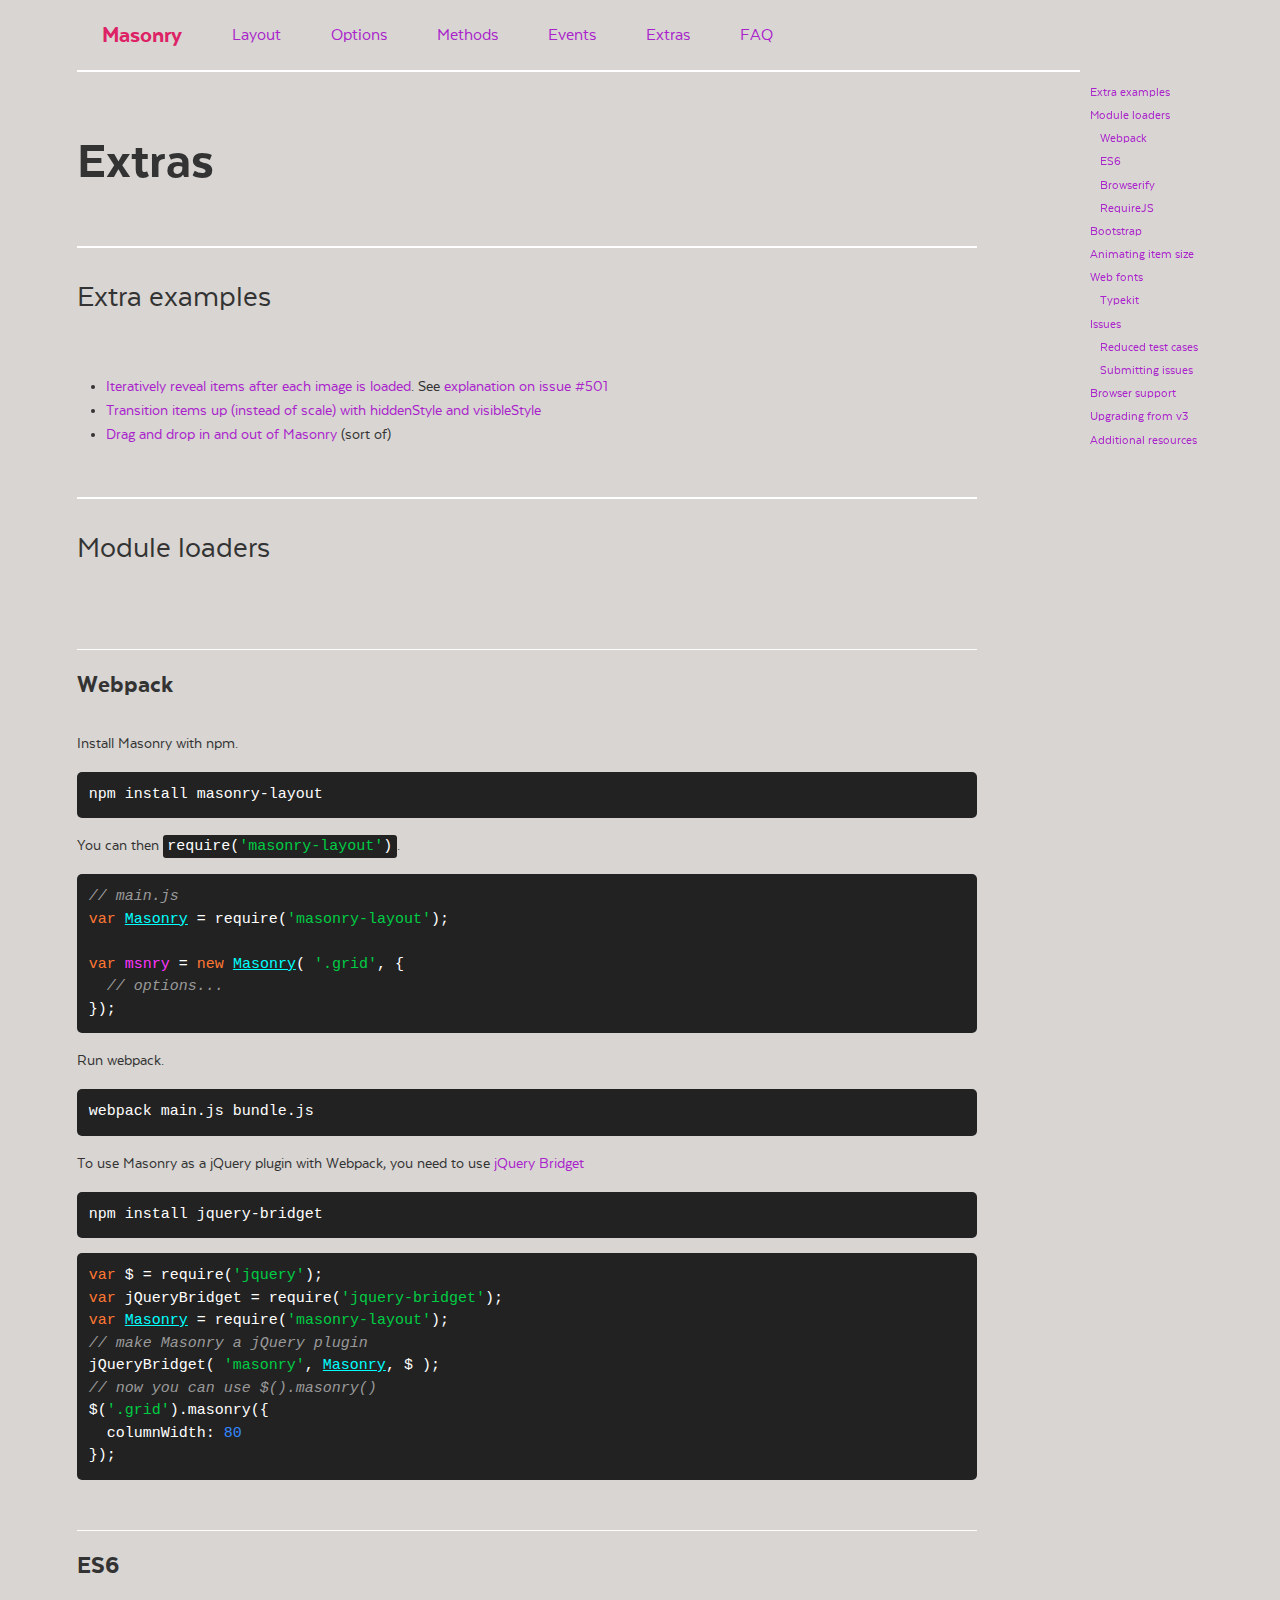
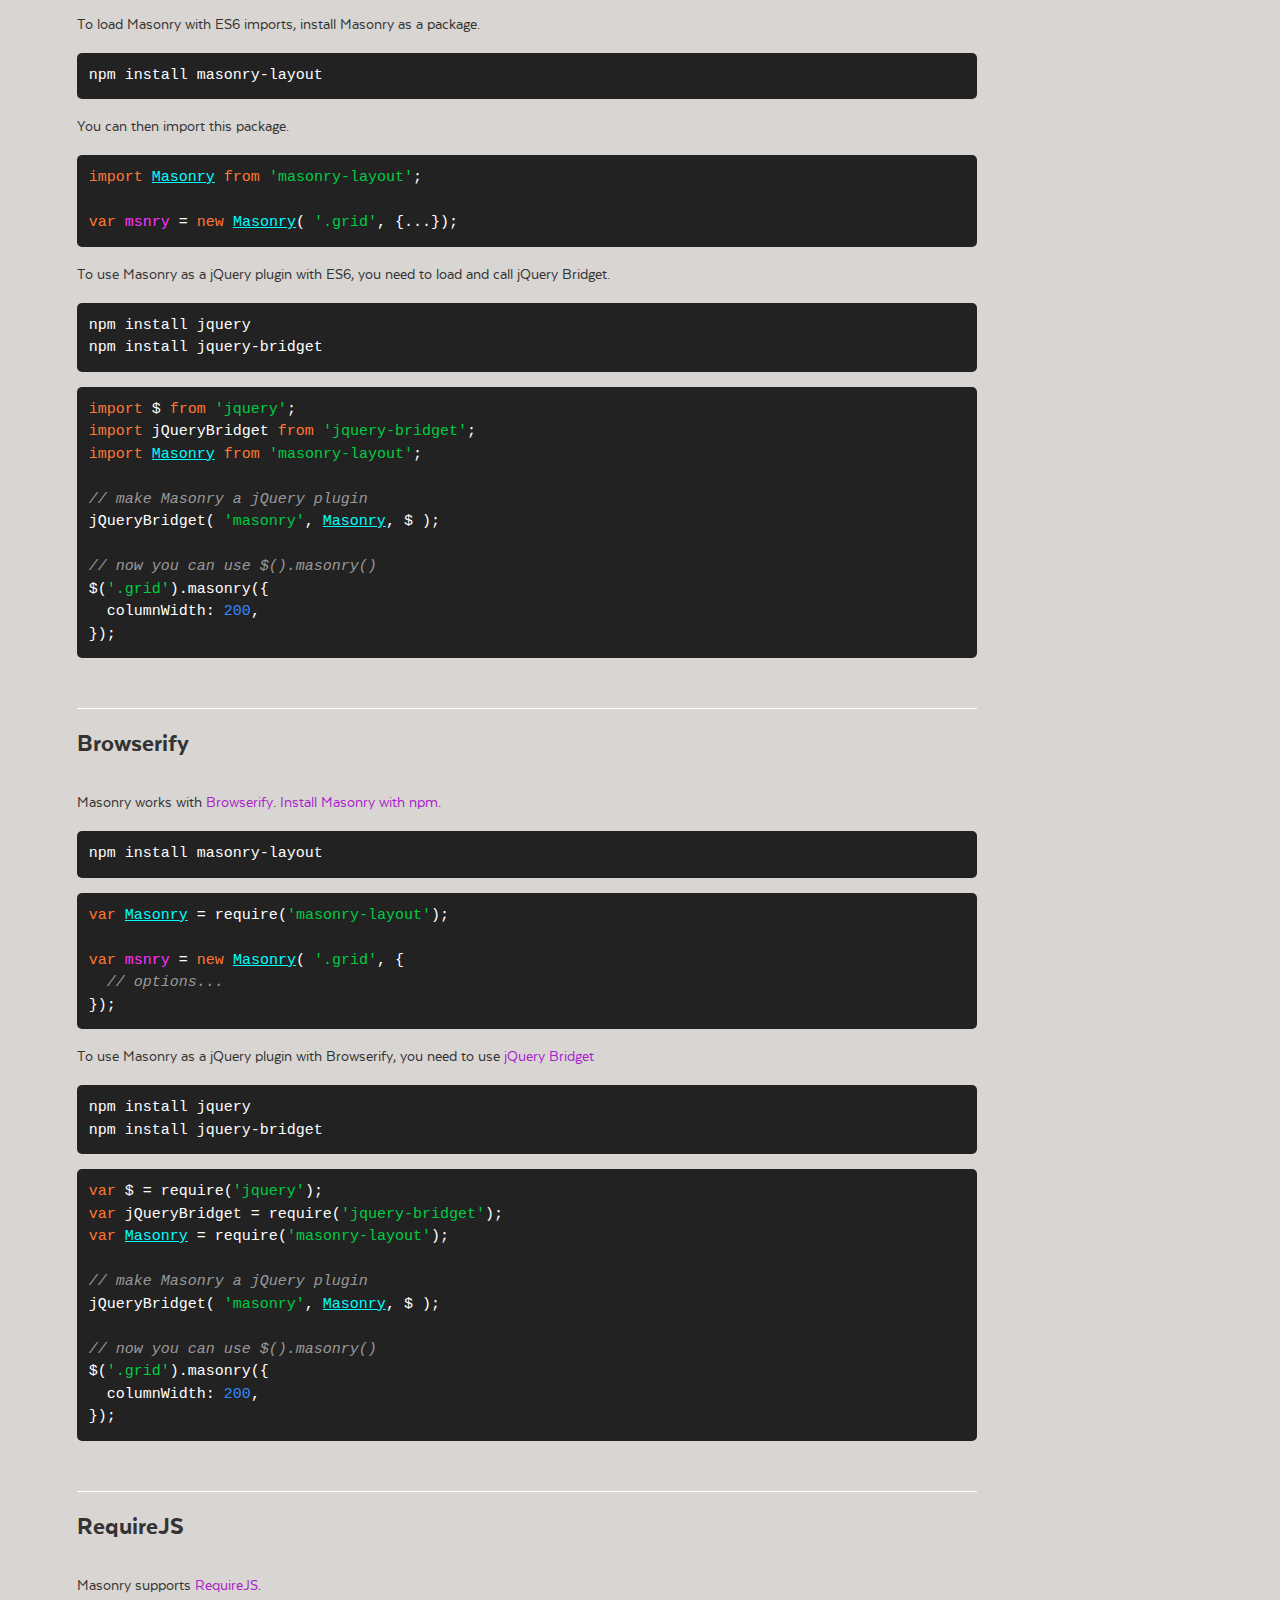
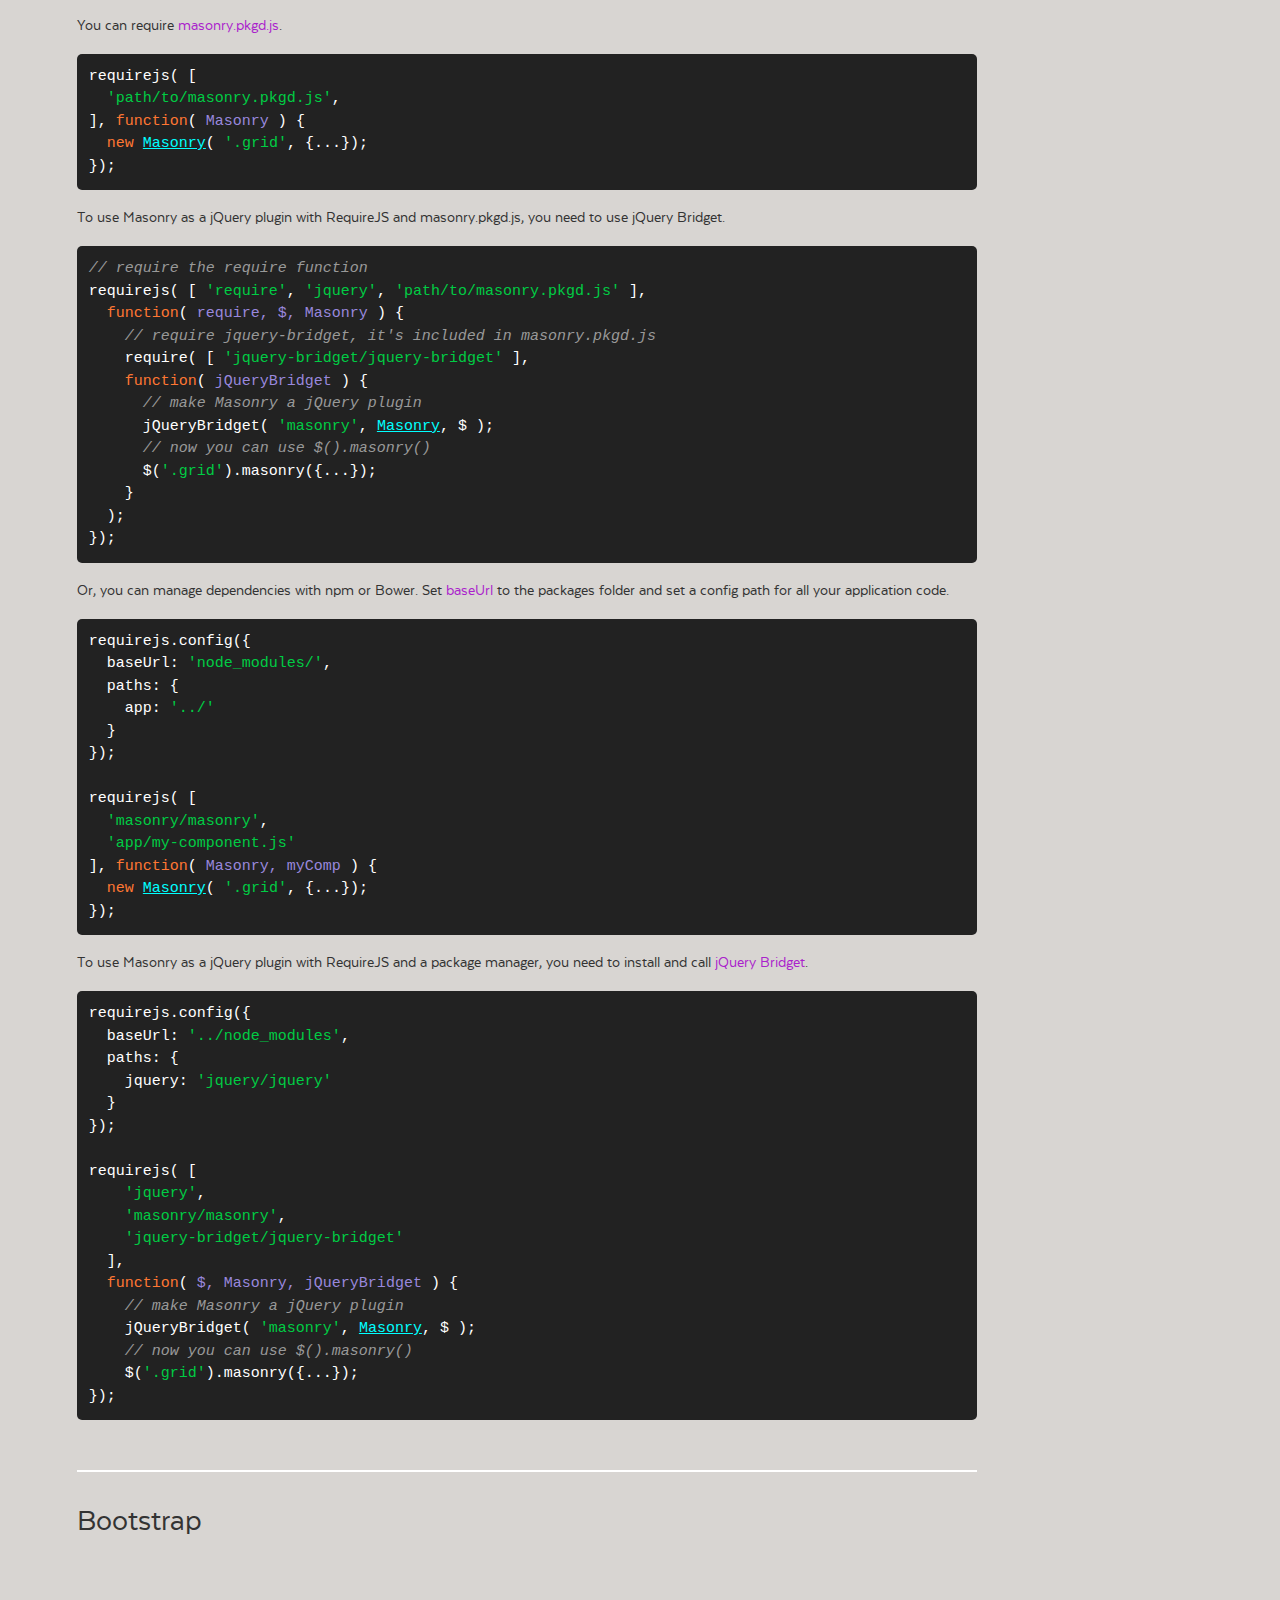
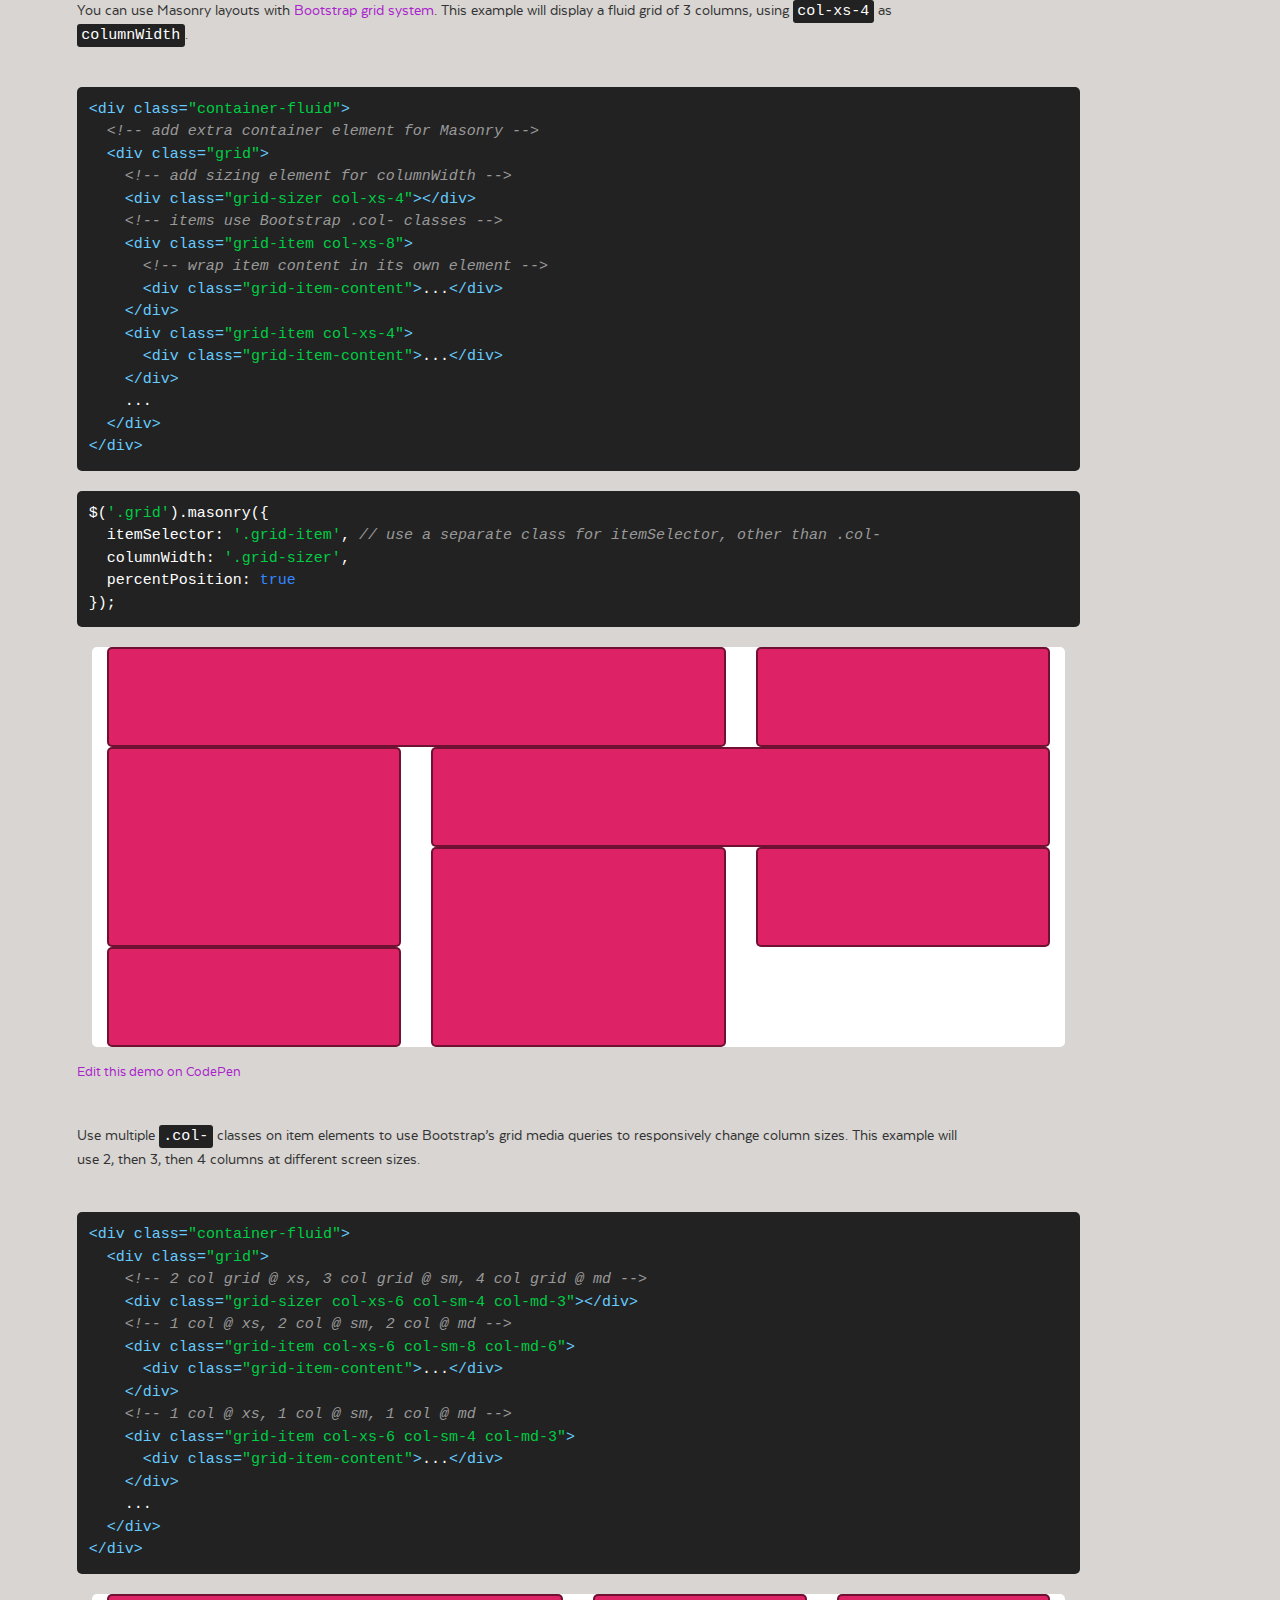
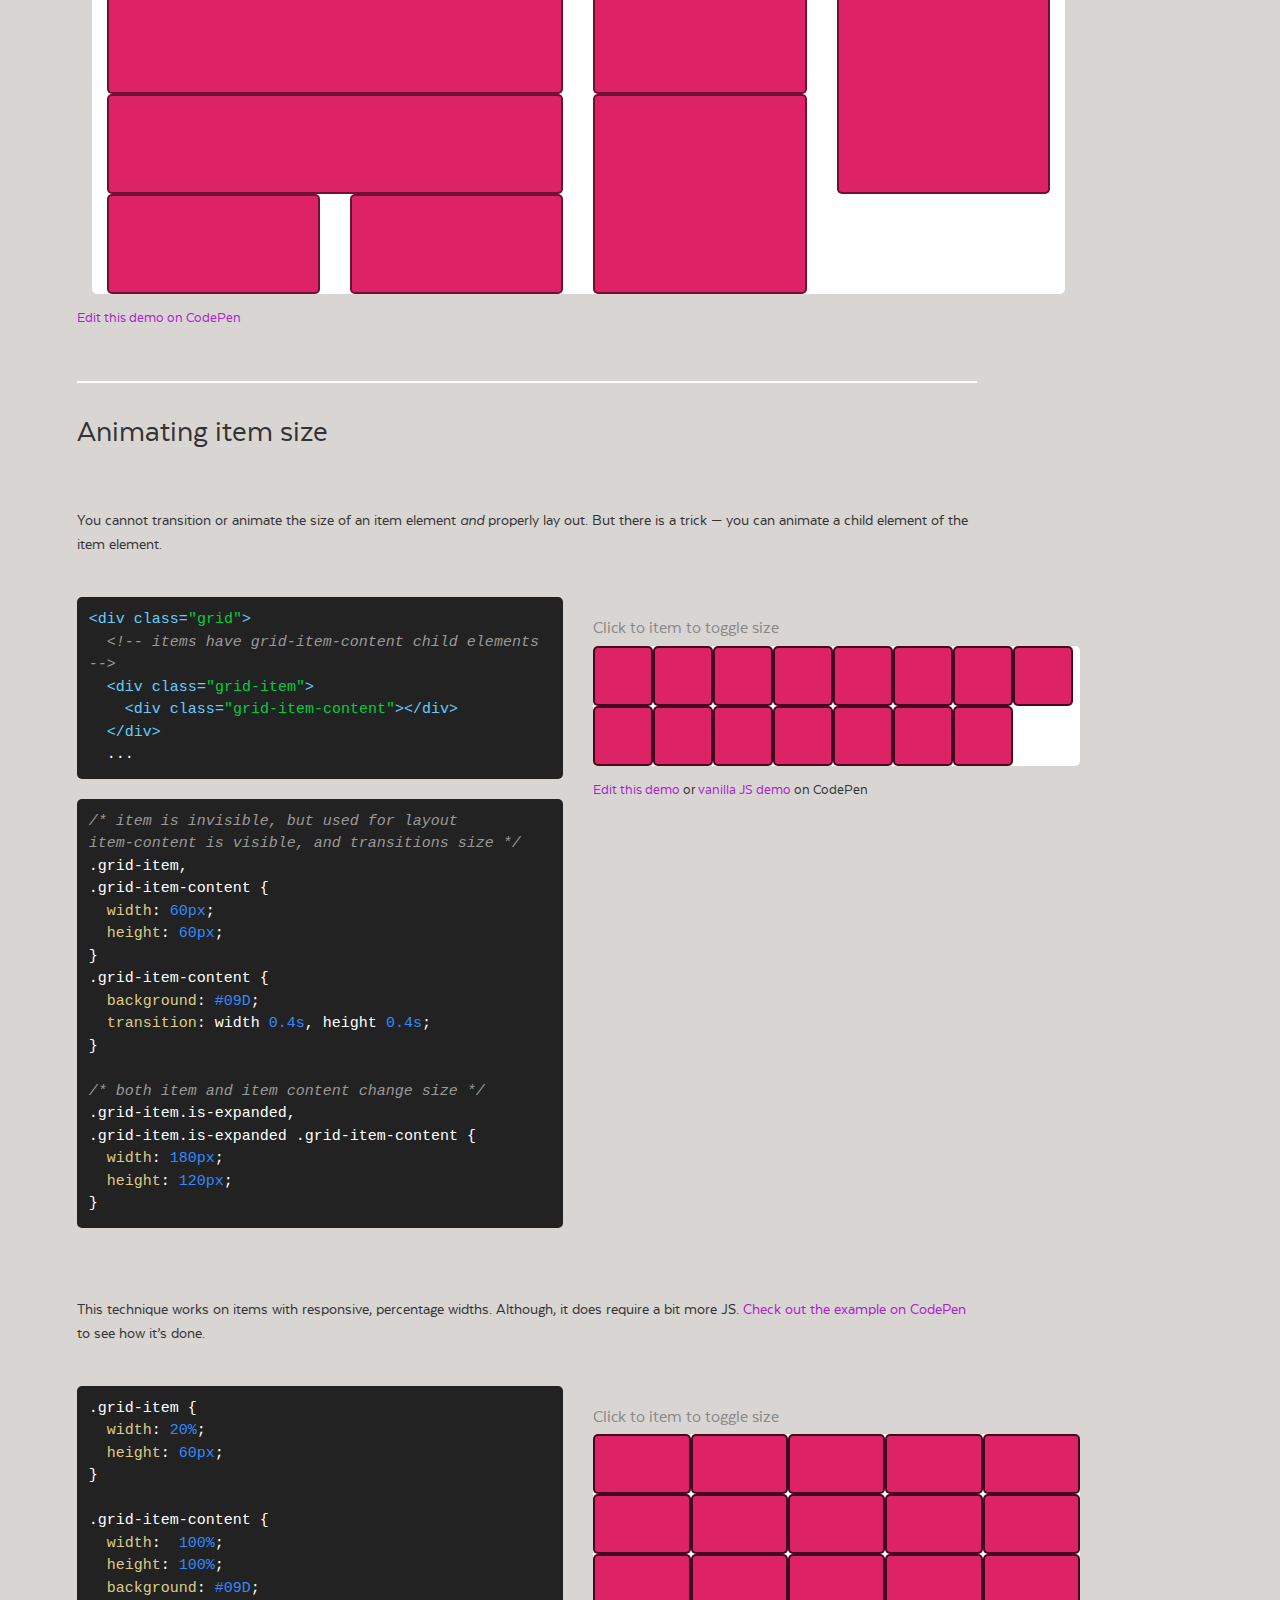
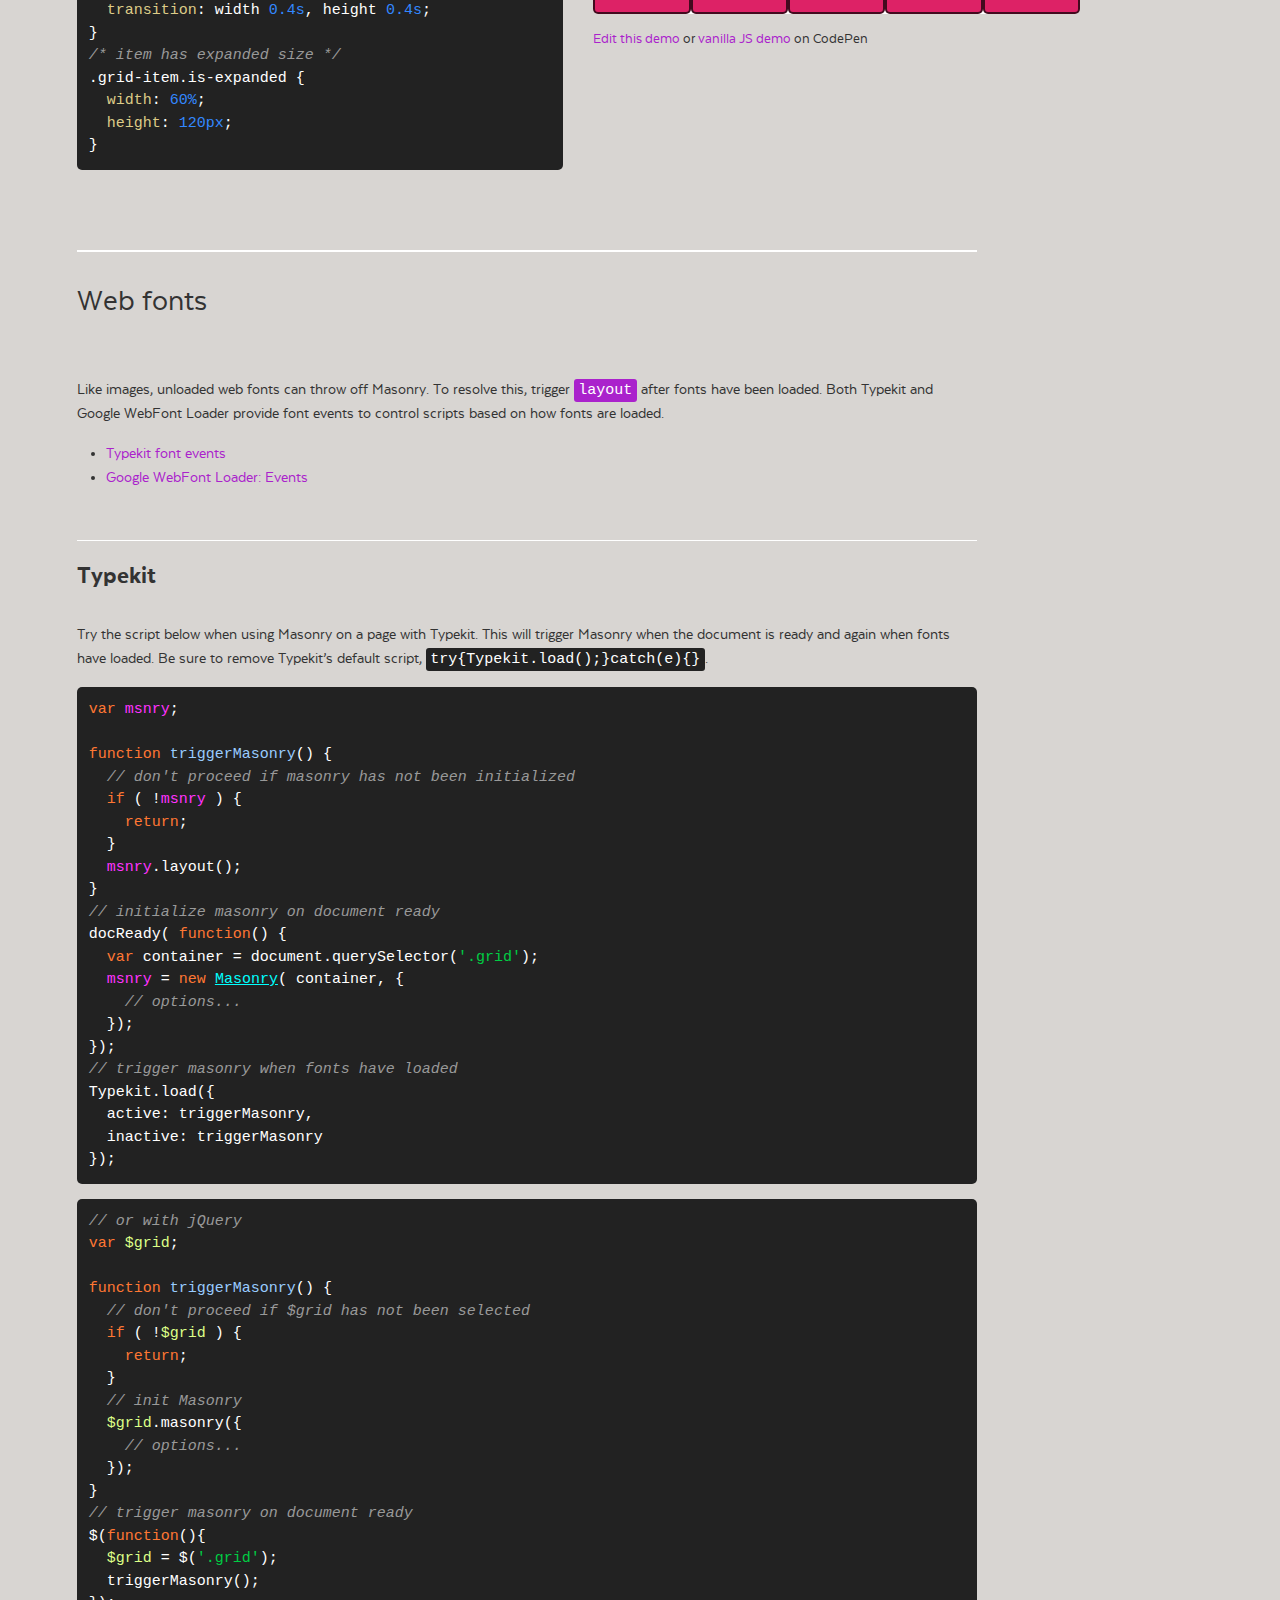
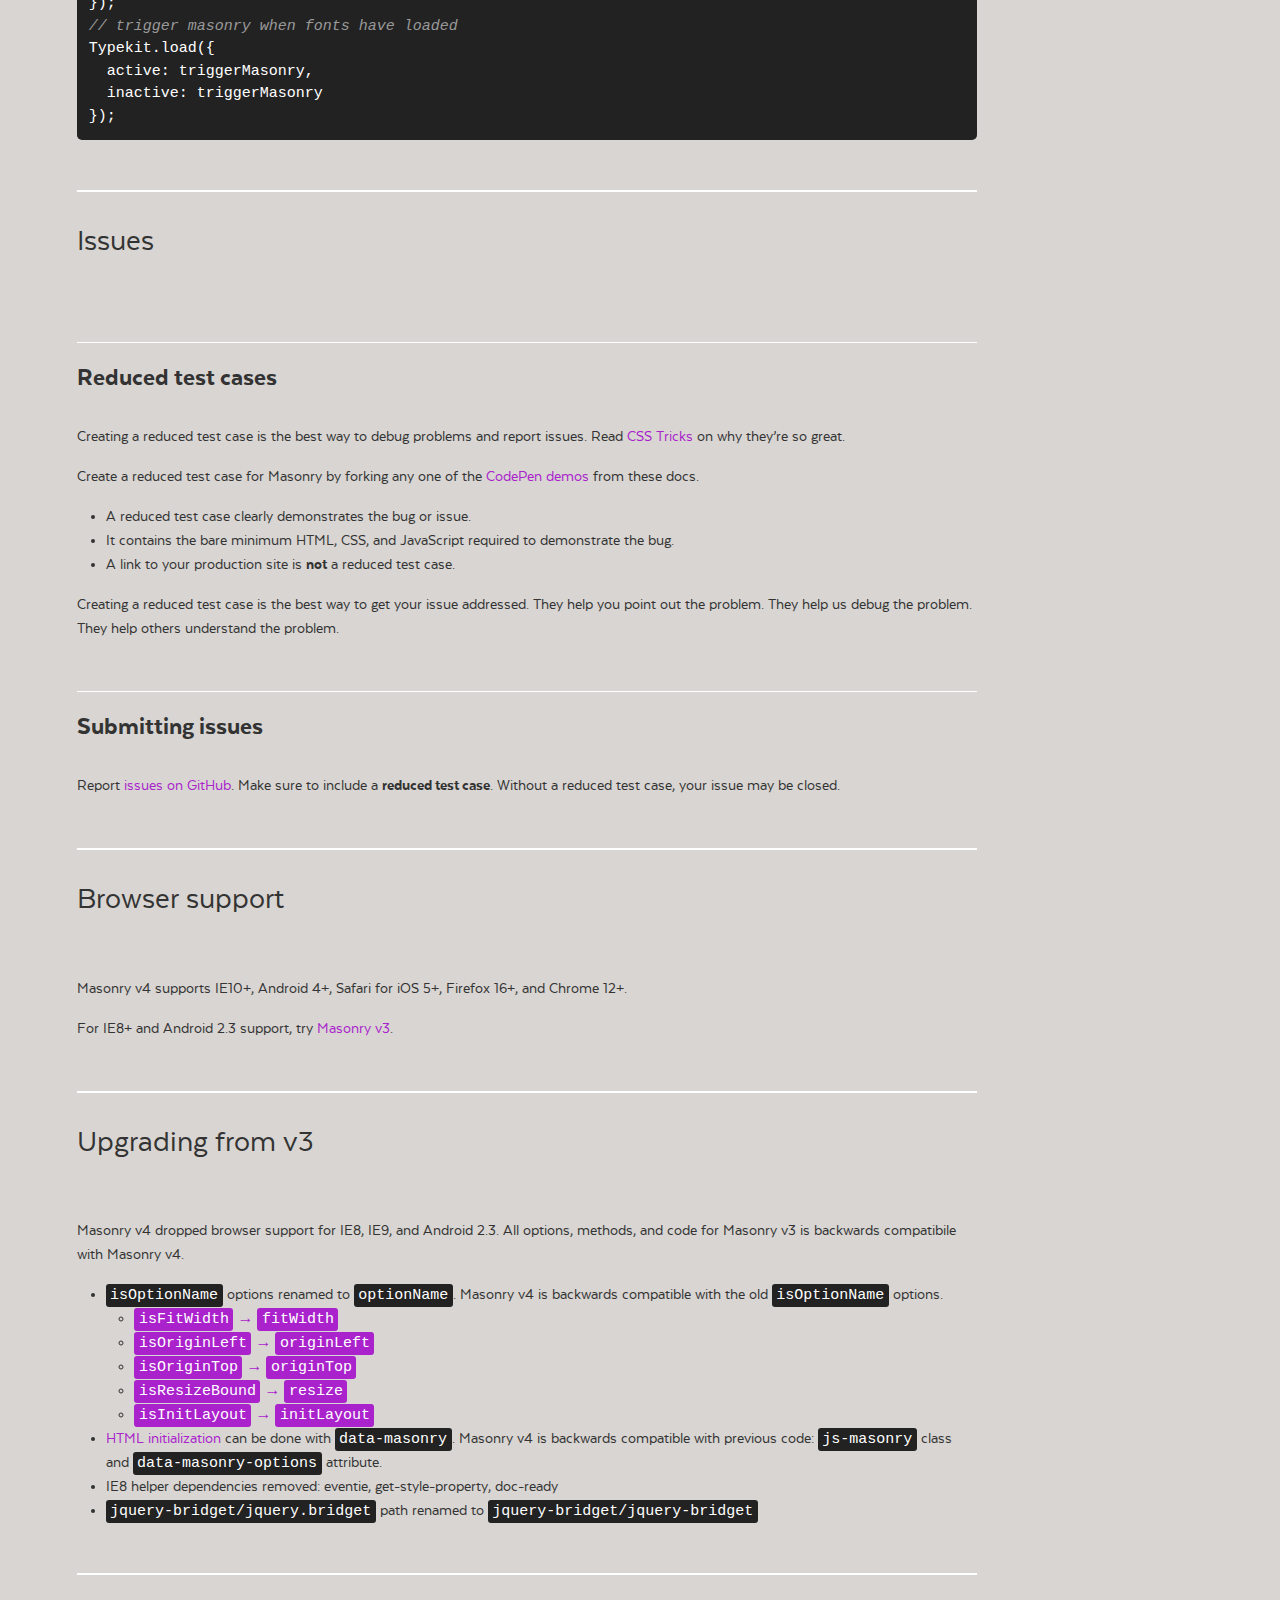
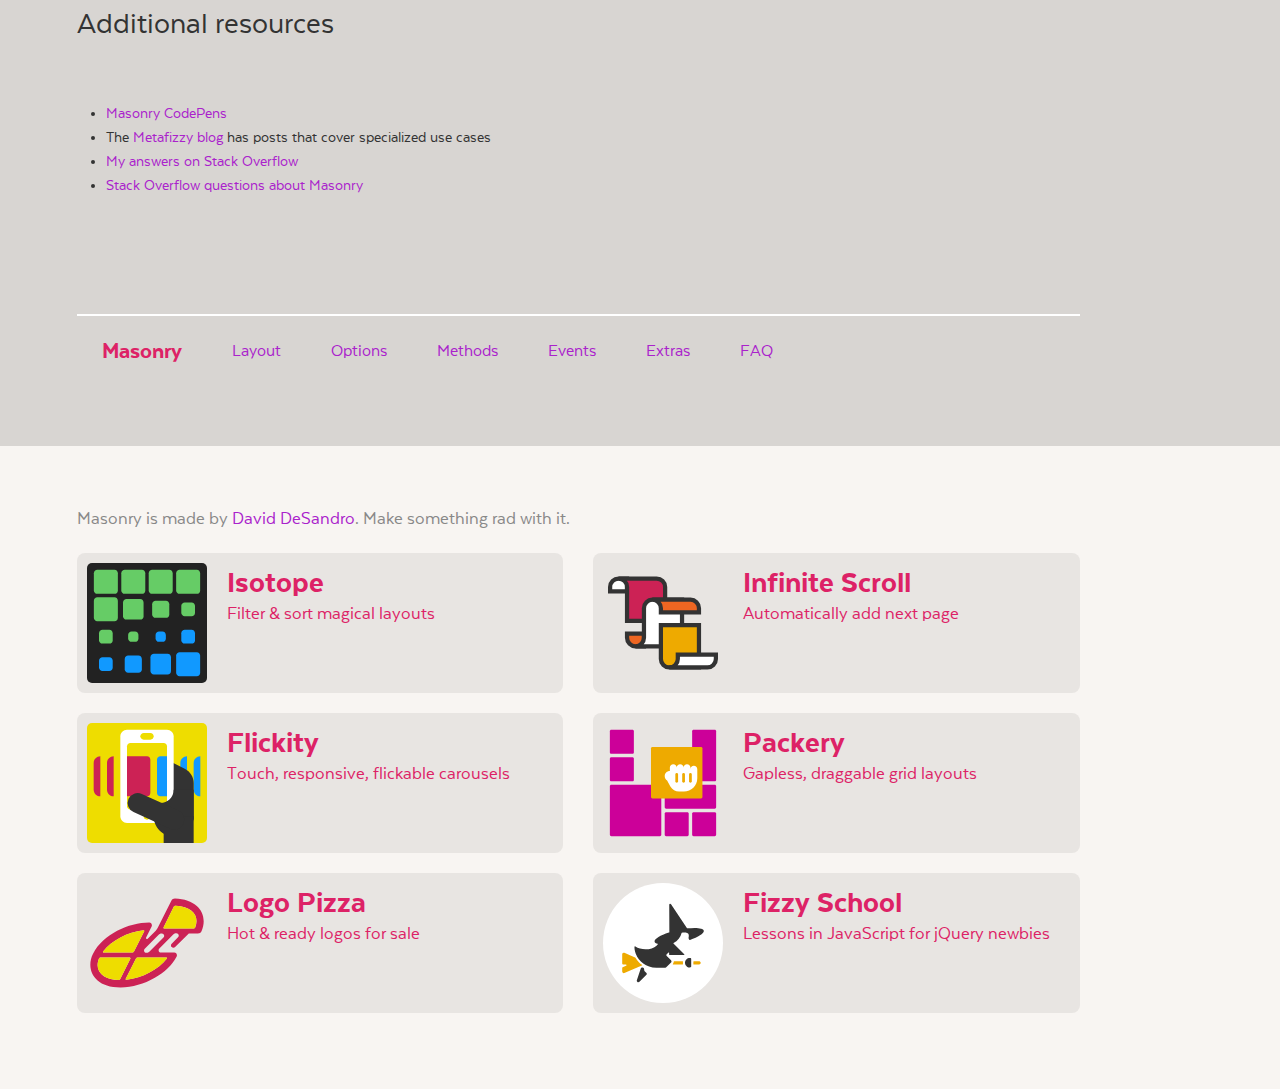
<file: js/masonry-docs/extras.html>
<!doctype html>
<html class="export" lang="en">
<head>
  <meta charset="utf-8">
  <meta http-equiv="X-UA-Compatible" content="IE=edge,chrome=1">
  <meta name="viewport" content="width=device-width">
  <meta name="description" content="Cascading grid layout library">

  <title>Masonry &#xB7; Extras</title>

    <link rel="stylesheet" href="css/masonry-docs.css?3" media="screen">

</head>
<body class="page--" data-page="">


  <div class="site-nav">
    <div class="container">
      <ol class="site-nav__list">
        <li class="site-nav__item site-nav__item--homepage">
          <a href=".">Masonry</a></li>
        <li class="site-nav__item site-nav__item--layout">
          <a href="layout.html">Layout</a></li>
        <li class="site-nav__item site-nav__item--options">
          <a href="options.html">Options</a></li>
        <li class="site-nav__item site-nav__item--methods">
          <a href="methods.html">Methods</a></li>
        <li class="site-nav__item site-nav__item--events">
          <a href="events.html">Events</a></li>
        <li class="site-nav__item site-nav__item--extras">
          <a href="extras.html">Extras</a></li>
        <li class="site-nav__item site-nav__item--faq">
          <a href="faq.html">FAQ</a></li>
      </ol>
    </div>
  </div>


  <div id="content" class="content container">

      <h1>Extras</h1>

    <ul class="page-nav">
<li class="page-nav__item page-nav__item--h2"><a href="#extra-examples">Extra examples</a></li>
<li class="page-nav__item page-nav__item--h2"><a href="#module-loaders">Module loaders</a></li>
<li class="page-nav__item page-nav__item--h3"><a href="#webpack">Webpack</a></li>
<li class="page-nav__item page-nav__item--h3"><a href="#es6">ES6</a></li>
<li class="page-nav__item page-nav__item--h3"><a href="#browserify">Browserify</a></li>
<li class="page-nav__item page-nav__item--h3"><a href="#requirejs">RequireJS</a></li>
<li class="page-nav__item page-nav__item--h2"><a href="#bootstrap">Bootstrap</a></li>
<li class="page-nav__item page-nav__item--h2"><a href="#animating-item-size">Animating item size</a></li>
<li class="page-nav__item page-nav__item--h2"><a href="#web-fonts">Web fonts</a></li>
<li class="page-nav__item page-nav__item--h3"><a href="#typekit">Typekit</a></li>
<li class="page-nav__item page-nav__item--h2"><a href="#issues">Issues</a></li>
<li class="page-nav__item page-nav__item--h3"><a href="#reduced-test-cases">Reduced test cases</a></li>
<li class="page-nav__item page-nav__item--h3"><a href="#submitting-issues">Submitting issues</a></li>
<li class="page-nav__item page-nav__item--h2"><a href="#browser-support">Browser support</a></li>
<li class="page-nav__item page-nav__item--h2"><a href="#upgrading-from-v3">Upgrading from v3</a></li>
<li class="page-nav__item page-nav__item--h2"><a href="#additional-resources">Additional resources</a></li>
</ul>



<h2 id="extra-examples">Extra examples</h2>

<ul>
  <li><a href="https://codepen.io/desandro/pen/kwsJb">Iteratively reveal items after each image is loaded</a>. See <a href="https://github.com/desandro/masonry/issues/501#issuecomment-34583942">explanation on issue #501</a></li>
  <li><a href="https://codepen.io/desandro/pen/bqvLaZ/">Transition items up (instead of scale) with hiddenStyle and visibleStyle</a></li>
  <li><a href="https://codepen.io/desandro/pen/btHyq">Drag and drop in and out of Masonry</a> (sort of)</li>
</ul>


<h2 id="module-loaders">Module loaders</h2>


<h3 id="webpack">Webpack</h3>

<p>Install Masonry with npm.</p>

<pre><code class="bash">npm install masonry-layout
</code></pre>

<p>You can then <code>require(<span class="string">&apos;masonry-layout&apos;</span>)</code>.</p>

<pre><code class="js"><span class="comment">// main.js</span>
<span class="keyword">var</span> <span class="masonry_keyword">Masonry</span> = <span class="built_in">require</span>(<span class="string">&apos;masonry-layout&apos;</span>);

<span class="keyword">var</span> <span class="masonry_var">msnry</span> = <span class="keyword">new</span> <span class="masonry_keyword">Masonry</span>( <span class="string">&apos;.grid&apos;</span>, {
  <span class="comment">// options...</span>
});
</code></pre>

<p>Run webpack.</p>


<pre><code class="bash">webpack main.js bundle.js
</code></pre>

<p id="webpack-jquery">To use Masonry as a jQuery plugin with Webpack, you need to use <a href="https://www.npmjs.org/package/jquery-bridget">jQuery Bridget</a></p>

<pre><code class="bash">npm install jquery-bridget
</code></pre>

<pre><code class="js"><span class="keyword">var</span> $ = <span class="built_in">require</span>(<span class="string">&apos;jquery&apos;</span>);
<span class="keyword">var</span> jQueryBridget = <span class="built_in">require</span>(<span class="string">&apos;jquery-bridget&apos;</span>);
<span class="keyword">var</span> <span class="masonry_keyword">Masonry</span> = <span class="built_in">require</span>(<span class="string">&apos;masonry-layout&apos;</span>);
<span class="comment">// make Masonry a jQuery plugin</span>
jQueryBridget( <span class="string">&apos;masonry&apos;</span>, <span class="masonry_keyword">Masonry</span>, $ );
<span class="comment">// now you can use $().masonry()</span>
$(<span class="string">&apos;.grid&apos;</span>).masonry({
  <span class="attr">columnWidth</span>: <span class="number">80</span>
});
</code></pre>


<h3 id="es6">ES6</h3>

<p>To load Masonry with ES6 imports, install Masonry as a package.</p>

<pre><code>npm install masonry-layout
</code></pre>

<p>You can then import this package.</p>

<pre><code class="js"><span class="keyword">import</span> <span class="masonry_keyword">Masonry</span> <span class="keyword">from</span> <span class="string">&apos;masonry-layout&apos;</span>;

<span class="keyword">var</span> <span class="masonry_var">msnry</span> = <span class="keyword">new</span> <span class="masonry_keyword">Masonry</span>( <span class="string">&apos;.grid&apos;</span>, {...});
</code></pre>

<p>To use Masonry as a jQuery plugin with ES6, you need to load and call jQuery Bridget.</p>

<pre><code>npm install jquery
npm install jquery-bridget
</code></pre>

<pre><code class="js"><span class="keyword">import</span> $ <span class="keyword">from</span> <span class="string">&apos;jquery&apos;</span>;
<span class="keyword">import</span> jQueryBridget <span class="keyword">from</span> <span class="string">&apos;jquery-bridget&apos;</span>;
<span class="keyword">import</span> <span class="masonry_keyword">Masonry</span> <span class="keyword">from</span> <span class="string">&apos;masonry-layout&apos;</span>;

<span class="comment">// make Masonry a jQuery plugin</span>
jQueryBridget( <span class="string">&apos;masonry&apos;</span>, <span class="masonry_keyword">Masonry</span>, $ );

<span class="comment">// now you can use $().masonry()</span>
$(<span class="string">&apos;.grid&apos;</span>).masonry({
  <span class="attr">columnWidth</span>: <span class="number">200</span>,
});
</code></pre>


<h3 id="browserify">Browserify</h3>

<p>Masonry works with <a href="http://browserify.org">Browserify</a>. <a href="https://www.npmjs.org/package/masonry-layout">Install Masonry with npm</a>.</p>

<pre><code>npm install masonry-layout
</code></pre>

<pre><code class="js"><span class="keyword">var</span> <span class="masonry_keyword">Masonry</span> = <span class="built_in">require</span>(<span class="string">&apos;masonry-layout&apos;</span>);

<span class="keyword">var</span> <span class="masonry_var">msnry</span> = <span class="keyword">new</span> <span class="masonry_keyword">Masonry</span>( <span class="string">&apos;.grid&apos;</span>, {
  <span class="comment">// options...</span>
});
</code></pre>

<p id="browserify-jquery">To use Masonry as a jQuery plugin with Browserify, you need to use <a href="https://www.npmjs.org/package/jquery-bridget">jQuery Bridget</a></p>

<pre><code>npm install jquery
npm install jquery-bridget
</code></pre>

<pre><code class="js"><span class="keyword">var</span> $ = <span class="built_in">require</span>(<span class="string">&apos;jquery&apos;</span>);
<span class="keyword">var</span> jQueryBridget = <span class="built_in">require</span>(<span class="string">&apos;jquery-bridget&apos;</span>);
<span class="keyword">var</span> <span class="masonry_keyword">Masonry</span> = <span class="built_in">require</span>(<span class="string">&apos;masonry-layout&apos;</span>);

<span class="comment">// make Masonry a jQuery plugin</span>
jQueryBridget( <span class="string">&apos;masonry&apos;</span>, <span class="masonry_keyword">Masonry</span>, $ );

<span class="comment">// now you can use $().masonry()</span>
$(<span class="string">&apos;.grid&apos;</span>).masonry({
  <span class="attr">columnWidth</span>: <span class="number">200</span>,
});
</code></pre>



<h3 id="requirejs">RequireJS</h3>

<p>Masonry supports <a href="https://requirejs.org">RequireJS</a>.</p>

<p>You can require <a href="masonry.pkgd.js">masonry.pkgd.js</a>.</p>

<pre><code class="js">requirejs( [
  <span class="string">&apos;path/to/masonry.pkgd.js&apos;</span>,
], <span class="function"><span class="keyword">function</span>(<span class="params"> Masonry </span>) </span>{
  <span class="keyword">new</span> <span class="masonry_keyword">Masonry</span>( <span class="string">&apos;.grid&apos;</span>, {...});
});
</code></pre>

<p id="requirejs-pkgd-jquery">To use Masonry as a jQuery plugin with RequireJS and masonry.pkgd.js, you need to use jQuery Bridget.</p>


<pre><code class="js"><span class="comment">// require the require function</span>
requirejs( [ <span class="string">&apos;require&apos;</span>, <span class="string">&apos;jquery&apos;</span>, <span class="string">&apos;path/to/masonry.pkgd.js&apos;</span> ],
  <span class="function"><span class="keyword">function</span>(<span class="params"> require, $, Masonry </span>) </span>{
    <span class="comment">// require jquery-bridget, it&apos;s included in masonry.pkgd.js</span>
    <span class="built_in">require</span>( [ <span class="string">&apos;jquery-bridget/jquery-bridget&apos;</span> ],
    <span class="function"><span class="keyword">function</span>(<span class="params"> jQueryBridget </span>) </span>{
      <span class="comment">// make Masonry a jQuery plugin</span>
      jQueryBridget( <span class="string">&apos;masonry&apos;</span>, <span class="masonry_keyword">Masonry</span>, $ );
      <span class="comment">// now you can use $().masonry()</span>
      $(<span class="string">&apos;.grid&apos;</span>).masonry({...});
    }
  );
});
</code></pre>

<p id="requirejs-bower">Or, you can manage dependencies with npm or Bower. Set <a href="https://requirejs.org/docs/api.html#config-baseUrl">baseUrl</a> to the packages folder and set a config path for all your application code.</p>

<pre><code class="js">requirejs.config({
  <span class="attr">baseUrl</span>: <span class="string">&apos;node_modules/&apos;</span>,
  <span class="attr">paths</span>: {
    <span class="attr">app</span>: <span class="string">&apos;../&apos;</span>
  }
});

requirejs( [
  <span class="string">&apos;masonry/masonry&apos;</span>,
  <span class="string">&apos;app/my-component.js&apos;</span>
], <span class="function"><span class="keyword">function</span>(<span class="params"> Masonry, myComp </span>) </span>{
  <span class="keyword">new</span> <span class="masonry_keyword">Masonry</span>( <span class="string">&apos;.grid&apos;</span>, {...});
});
</code></pre>

<p>To use Masonry as a jQuery plugin with RequireJS and a package manager, you need to install and call <a href="https://github.com/desandro/jquery-bridget">jQuery Bridget</a>.</p>

<pre><code class="js">requirejs.config({
  <span class="attr">baseUrl</span>: <span class="string">&apos;../node_modules&apos;</span>,
  <span class="attr">paths</span>: {
    <span class="attr">jquery</span>: <span class="string">&apos;jquery/jquery&apos;</span>
  }
});

requirejs( [
    <span class="string">&apos;jquery&apos;</span>,
    <span class="string">&apos;masonry/masonry&apos;</span>,
    <span class="string">&apos;jquery-bridget/jquery-bridget&apos;</span>
  ],
  <span class="function"><span class="keyword">function</span>(<span class="params"> $, Masonry, jQueryBridget </span>) </span>{
    <span class="comment">// make Masonry a jQuery plugin</span>
    jQueryBridget( <span class="string">&apos;masonry&apos;</span>, <span class="masonry_keyword">Masonry</span>, $ );
    <span class="comment">// now you can use $().masonry()</span>
    $(<span class="string">&apos;.grid&apos;</span>).masonry({...});
});
</code></pre>



<h2 id="bootstrap">Bootstrap</h2>

<p>You can use Masonry layouts with <a href="https://getbootstrap.com/docs/3.4/css/#grid">Bootstrap grid system</a>. This example will display a fluid grid of 3 columns, using <code>col-xs-4</code> as <code>columnWidth</code>.</p>

<div class="example">
  <div class="example__code">
<pre><code class="html"><span class="tag">&lt;<span class="name">div</span> <span class="attr">class</span>=<span class="string">&quot;container-fluid&quot;</span>&gt;</span>
  <span class="comment">&lt;!-- add extra container element for Masonry --&gt;</span>
  <span class="tag">&lt;<span class="name">div</span> <span class="attr">class</span>=<span class="string">&quot;grid&quot;</span>&gt;</span>
    <span class="comment">&lt;!-- add sizing element for columnWidth --&gt;</span>
    <span class="tag">&lt;<span class="name">div</span> <span class="attr">class</span>=<span class="string">&quot;grid-sizer col-xs-4&quot;</span>&gt;</span><span class="tag">&lt;/<span class="name">div</span>&gt;</span>
    <span class="comment">&lt;!-- items use Bootstrap .col- classes --&gt;</span>
    <span class="tag">&lt;<span class="name">div</span> <span class="attr">class</span>=<span class="string">&quot;grid-item col-xs-8&quot;</span>&gt;</span>
      <span class="comment">&lt;!-- wrap item content in its own element --&gt;</span>
      <span class="tag">&lt;<span class="name">div</span> <span class="attr">class</span>=<span class="string">&quot;grid-item-content&quot;</span>&gt;</span>...<span class="tag">&lt;/<span class="name">div</span>&gt;</span>
    <span class="tag">&lt;/<span class="name">div</span>&gt;</span>
    <span class="tag">&lt;<span class="name">div</span> <span class="attr">class</span>=<span class="string">&quot;grid-item col-xs-4&quot;</span>&gt;</span>
      <span class="tag">&lt;<span class="name">div</span> <span class="attr">class</span>=<span class="string">&quot;grid-item-content&quot;</span>&gt;</span>...<span class="tag">&lt;/<span class="name">div</span>&gt;</span>
    <span class="tag">&lt;/<span class="name">div</span>&gt;</span>
    ...
  <span class="tag">&lt;/<span class="name">div</span>&gt;</span>
<span class="tag">&lt;/<span class="name">div</span>&gt;</span>
</code></pre>

<pre><code class="js">$(<span class="string">&apos;.grid&apos;</span>).masonry({
  <span class="attr">itemSelector</span>: <span class="string">&apos;.grid-item&apos;</span>, <span class="comment">// use a separate class for itemSelector, other than .col-</span>
  columnWidth: <span class="string">&apos;.grid-sizer&apos;</span>,
  <span class="attr">percentPosition</span>: <span class="literal">true</span>
});
</code></pre>
  </div>
  <div class="example__demo">
  
    <div class="bootstrap-3__container-fluid">
      <div class="grid js-masonry" data-masonry-options="{ &quot;itemSelector&quot;: &quot;.bootstrap-3__grid-item&quot;, &quot;columnWidth&quot;: &quot;.grid-sizer&quot;, &quot;percentPosition&quot;: true }">
        <div class="grid-sizer bootstrap-3__col-xs-4"></div>
        <div class="bootstrap-3__grid-item bootstrap-3__col-xs-8">
          <div class="bootstrap-3__grid-item-content"></div>
        </div>
        <div class="bootstrap-3__grid-item bootstrap-3__col-xs-4">
          <div class="bootstrap-3__grid-item-content"></div>
        </div>
        <div class="bootstrap-3__grid-item bootstrap-3__col-xs-4">
          <div class="bootstrap-3__grid-item-content bootstrap-3__grid-item-content--height2"></div>
        </div>
        <div class="bootstrap-3__grid-item bootstrap-3__col-xs-8">
          <div class="bootstrap-3__grid-item-content"></div>
        </div>
        <div class="bootstrap-3__grid-item bootstrap-3__col-xs-4">
          <div class="bootstrap-3__grid-item-content bootstrap-3__grid-item-content--height2"></div>
        </div>
        <div class="bootstrap-3__grid-item bootstrap-3__col-xs-4">
          <div class="bootstrap-3__grid-item-content"></div>
        </div>
        <div class="bootstrap-3__grid-item bootstrap-3__col-xs-4">
          <div class="bootstrap-3__grid-item-content"></div>
        </div>
      </div>
  
    </div>
  
    <p class="edit-demo">
        <a href="https://codepen.io/desandro/pen/eJJEXd">Edit this demo on CodePen</a>
    </p>
  </div>
</div>

<p>Use multiple <code>.col-</code> classes on item elements to use Bootstrap&#x2019;s grid media queries to responsively change column sizes. This example will use 2, then 3, then 4 columns at different screen sizes.</p>

<div class="example">
  <div class="example__code">
<pre><code class="html"><span class="tag">&lt;<span class="name">div</span> <span class="attr">class</span>=<span class="string">&quot;container-fluid&quot;</span>&gt;</span>
  <span class="tag">&lt;<span class="name">div</span> <span class="attr">class</span>=<span class="string">&quot;grid&quot;</span>&gt;</span>
    <span class="comment">&lt;!-- 2 col grid @ xs, 3 col grid @ sm, 4 col grid @ md --&gt;</span>
    <span class="tag">&lt;<span class="name">div</span> <span class="attr">class</span>=<span class="string">&quot;grid-sizer col-xs-6 col-sm-4 col-md-3&quot;</span>&gt;</span><span class="tag">&lt;/<span class="name">div</span>&gt;</span>
    <span class="comment">&lt;!-- 1 col @ xs, 2 col @ sm, 2 col @ md --&gt;</span>
    <span class="tag">&lt;<span class="name">div</span> <span class="attr">class</span>=<span class="string">&quot;grid-item col-xs-6 col-sm-8 col-md-6&quot;</span>&gt;</span>
      <span class="tag">&lt;<span class="name">div</span> <span class="attr">class</span>=<span class="string">&quot;grid-item-content&quot;</span>&gt;</span>...<span class="tag">&lt;/<span class="name">div</span>&gt;</span>
    <span class="tag">&lt;/<span class="name">div</span>&gt;</span>
    <span class="comment">&lt;!-- 1 col @ xs, 1 col @ sm, 1 col @ md --&gt;</span>
    <span class="tag">&lt;<span class="name">div</span> <span class="attr">class</span>=<span class="string">&quot;grid-item col-xs-6 col-sm-4 col-md-3&quot;</span>&gt;</span>
      <span class="tag">&lt;<span class="name">div</span> <span class="attr">class</span>=<span class="string">&quot;grid-item-content&quot;</span>&gt;</span>...<span class="tag">&lt;/<span class="name">div</span>&gt;</span>
    <span class="tag">&lt;/<span class="name">div</span>&gt;</span>
    ...
  <span class="tag">&lt;/<span class="name">div</span>&gt;</span>
<span class="tag">&lt;/<span class="name">div</span>&gt;</span>
</code></pre>
  </div>
  <div class="example__demo">
  
    <div class="bootstrap-3__container-fluid">
      <div class="grid js-masonry" data-masonry-options="{ &quot;itemSelector&quot;: &quot;.bootstrap-3__grid-item&quot;, &quot;columnWidth&quot;: &quot;.grid-sizer&quot;, &quot;percentPosition&quot;: true }">
        <div class="grid-sizer bootstrap-3__col-xs-6 bootstrap-3__col-sm-4 bootstrap-3__col-md-3"></div>
        <div class="bootstrap-3__grid-item bootstrap-3__col-xs-6 bootstrap-3__col-sm-8 bootstrap-3__col-md-6">
          <div class="bootstrap-3__grid-item-content"></div>
        </div>
        <div class="bootstrap-3__grid-item bootstrap-3__col-xs-6 bootstrap-3__col-sm-4 bootstrap-3__col-md-3">
          <div class="bootstrap-3__grid-item-content"></div>
        </div>
        <div class="bootstrap-3__grid-item bootstrap-3__col-xs-6 bootstrap-3__col-sm-4 bootstrap-3__col-md-3">
          <div class="bootstrap-3__grid-item-content bootstrap-3__grid-item-content--height2"></div>
        </div>
        <div class="bootstrap-3__grid-item bootstrap-3__col-xs-6 bootstrap-3__col-sm-8 bootstrap-3__col-md-6">
          <div class="bootstrap-3__grid-item-content"></div>
        </div>
        <div class="bootstrap-3__grid-item bootstrap-3__col-xs-6 bootstrap-3__col-sm-4 bootstrap-3__col-md-3">
          <div class="bootstrap-3__grid-item-content bootstrap-3__grid-item-content--height2"></div>
        </div>
        <div class="bootstrap-3__grid-item bootstrap-3__col-xs-6 bootstrap-3__col-sm-4 bootstrap-3__col-md-3">
          <div class="bootstrap-3__grid-item-content"></div>
        </div>
        <div class="bootstrap-3__grid-item bootstrap-3__col-xs-6 bootstrap-3__col-sm-4 bootstrap-3__col-md-3">
          <div class="bootstrap-3__grid-item-content"></div>
        </div>
      </div>
  
    </div>
  
    <p class="edit-demo">
        <a href="https://codepen.io/desandro/pen/vLLeJM">Edit this demo on CodePen</a>
    </p>
  </div>
</div>


<h2 id="animating-item-size">Animating item size</h2>

<p>You cannot transition or animate the size of an item element <em>and</em> properly lay out. But there is a trick &#x2014; you can animate a child element of the item element.</p>

<div class="duo example">
  <div class="duo__cell example__code">
<pre><code class="html"><span class="tag">&lt;<span class="name">div</span> <span class="attr">class</span>=<span class="string">&quot;grid&quot;</span>&gt;</span>
  <span class="comment">&lt;!-- items have grid-item-content child elements --&gt;</span>
  <span class="tag">&lt;<span class="name">div</span> <span class="attr">class</span>=<span class="string">&quot;grid-item&quot;</span>&gt;</span>
    <span class="tag">&lt;<span class="name">div</span> <span class="attr">class</span>=<span class="string">&quot;grid-item-content&quot;</span>&gt;</span><span class="tag">&lt;/<span class="name">div</span>&gt;</span>
  <span class="tag">&lt;/<span class="name">div</span>&gt;</span>
  ...
</code></pre>

<pre><code class="css"><span class="comment">/* item is invisible, but used for layout
item-content is visible, and transitions size */</span>
<span class="selector-class">.grid-item</span>,
<span class="selector-class">.grid-item-content</span> {
  <span class="attribute">width</span>: <span class="number">60px</span>;
  <span class="attribute">height</span>: <span class="number">60px</span>;
}
<span class="selector-class">.grid-item-content</span> {
  <span class="attribute">background</span>: <span class="number">#09D</span>;
  <span class="attribute">transition</span>: width <span class="number">0.4s</span>, height <span class="number">0.4s</span>;
}

<span class="comment">/* both item and item content change size */</span>
<span class="selector-class">.grid-item</span><span class="selector-class">.is-expanded</span>,
<span class="selector-class">.grid-item</span><span class="selector-class">.is-expanded</span> <span class="selector-class">.grid-item-content</span> {
  <span class="attribute">width</span>: <span class="number">180px</span>;
  <span class="attribute">height</span>: <span class="number">120px</span>;
}
</code></pre>
  </div>
  <div class="duo__cell example__demo" data-js="animate-item-size">
    <p class="instruction">Click to item to toggle size</p>
    <div class="grid">
      <div class="animate-item-size-item">
        <div class="animate-item-size-item__content"></div>
      </div>
      <div class="animate-item-size-item">
        <div class="animate-item-size-item__content"></div>
      </div>
      <div class="animate-item-size-item">
        <div class="animate-item-size-item__content"></div>
      </div>
      <div class="animate-item-size-item">
        <div class="animate-item-size-item__content"></div>
      </div>
      <div class="animate-item-size-item">
        <div class="animate-item-size-item__content"></div>
      </div>
      <div class="animate-item-size-item">
        <div class="animate-item-size-item__content"></div>
      </div>
      <div class="animate-item-size-item">
        <div class="animate-item-size-item__content"></div>
      </div>
      <div class="animate-item-size-item">
        <div class="animate-item-size-item__content"></div>
      </div>
      <div class="animate-item-size-item">
        <div class="animate-item-size-item__content"></div>
      </div>
      <div class="animate-item-size-item">
        <div class="animate-item-size-item__content"></div>
      </div>
      <div class="animate-item-size-item">
        <div class="animate-item-size-item__content"></div>
      </div>
      <div class="animate-item-size-item">
        <div class="animate-item-size-item__content"></div>
      </div>
      <div class="animate-item-size-item">
        <div class="animate-item-size-item__content"></div>
      </div>
      <div class="animate-item-size-item">
        <div class="animate-item-size-item__content"></div>
      </div>
      <div class="animate-item-size-item">
        <div class="animate-item-size-item__content"></div>
      </div>
    </div>
    <p class="edit-demo">
        <a href="https://codepen.io/desandro/pen/daKBo">Edit this demo</a>
        or <a href="https://codepen.io/desandro/pen/ILbJy">vanilla JS demo</a> on CodePen
    </p>
  </div>
</div>

<p>This technique works on items with responsive, percentage widths. Although, it does require a bit more JS. <a href="https://codepen.io/desandro/pen/jGJKL">Check out the example on CodePen</a> to see how it&#x2019;s done.</p>

<div class="duo example">
  <div class="duo__cell example__code">
<pre><code class="css"><span class="selector-class">.grid-item</span> {
  <span class="attribute">width</span>: <span class="number">20%</span>;
  <span class="attribute">height</span>: <span class="number">60px</span>;
}

<span class="selector-class">.grid-item-content</span> {
  <span class="attribute">width</span>:  <span class="number">100%</span>;
  <span class="attribute">height</span>: <span class="number">100%</span>;
  <span class="attribute">background</span>: <span class="number">#09D</span>;
  <span class="attribute">transition</span>: width <span class="number">0.4s</span>, height <span class="number">0.4s</span>;
}
<span class="comment">/* item has expanded size */</span>
<span class="selector-class">.grid-item</span><span class="selector-class">.is-expanded</span> {
  <span class="attribute">width</span>: <span class="number">60%</span>;
  <span class="attribute">height</span>: <span class="number">120px</span>;
}
</code></pre>
  </div>
  <div class="duo__cell example__demo" data-js="animate-item-size-responsive">
    <p class="instruction">Click to item to toggle size</p>
    <div class="grid grid--animate-item-size-responsive">
      <div class="grid-sizer"></div>
      <div class="animate-item-size-item">
        <div class="animate-item-size-item__content"></div>
      </div>
      <div class="animate-item-size-item">
        <div class="animate-item-size-item__content"></div>
      </div>
      <div class="animate-item-size-item">
        <div class="animate-item-size-item__content"></div>
      </div>
      <div class="animate-item-size-item">
        <div class="animate-item-size-item__content"></div>
      </div>
      <div class="animate-item-size-item">
        <div class="animate-item-size-item__content"></div>
      </div>
      <div class="animate-item-size-item">
        <div class="animate-item-size-item__content"></div>
      </div>
      <div class="animate-item-size-item">
        <div class="animate-item-size-item__content"></div>
      </div>
      <div class="animate-item-size-item">
        <div class="animate-item-size-item__content"></div>
      </div>
      <div class="animate-item-size-item">
        <div class="animate-item-size-item__content"></div>
      </div>
      <div class="animate-item-size-item">
        <div class="animate-item-size-item__content"></div>
      </div>
      <div class="animate-item-size-item">
        <div class="animate-item-size-item__content"></div>
      </div>
      <div class="animate-item-size-item">
        <div class="animate-item-size-item__content"></div>
      </div>
      <div class="animate-item-size-item">
        <div class="animate-item-size-item__content"></div>
      </div>
      <div class="animate-item-size-item">
        <div class="animate-item-size-item__content"></div>
      </div>
      <div class="animate-item-size-item">
        <div class="animate-item-size-item__content"></div>
      </div>
    </div>
    <p class="edit-demo">
        <a href="https://codepen.io/desandro/pen/JFpIB">Edit this demo</a>
        or <a href="https://codepen.io/desandro/pen/BnCqy">vanilla JS demo</a> on CodePen
    </p>
  </div>

</div>


<h2 id="web-fonts">Web fonts</h2>

<p>Like images, unloaded web fonts can throw off Masonry. To resolve this, trigger <a href="methods.html#layout"><code>layout</code></a> after fonts have been loaded. Both Typekit and Google WebFont Loader provide font events to control scripts based on how fonts are loaded.</p>

<ul>
  <li><a href="https://blog.typekit.com/2010/10/18/more-control-with-typekits-font-events/">Typekit font events</a></li>
  <li><a href="https://developers.google.com/webfonts/docs/webfont_loader#Events">Google WebFont Loader: Events</a></li>
</ul>

<h3 id="typekit">Typekit</h3>

<p>Try the script below when using Masonry on a page with Typekit. This will trigger Masonry when the document is ready and again when fonts have loaded. Be sure to remove Typekit&#x2019;s default script, <code>try{Typekit.load();}catch(e){}</code>.</p>

<pre><code class="js"><span class="keyword">var</span> <span class="masonry_var">msnry</span>;

<span class="function"><span class="keyword">function</span> <span class="title">triggerMasonry</span>(<span class="params"></span>) </span>{
  <span class="comment">// don&apos;t proceed if masonry has not been initialized</span>
  <span class="keyword">if</span> ( !<span class="masonry_var">msnry</span> ) {
    <span class="keyword">return</span>;
  }
  <span class="masonry_var">msnry</span>.layout();
}
<span class="comment">// initialize masonry on document ready</span>
docReady( <span class="function"><span class="keyword">function</span>(<span class="params"></span>) </span>{
  <span class="keyword">var</span> container = <span class="built_in">document</span>.querySelector(<span class="string">&apos;.grid&apos;</span>);
  <span class="masonry_var">msnry</span> = <span class="keyword">new</span> <span class="masonry_keyword">Masonry</span>( container, {
    <span class="comment">// options...</span>
  });
});
<span class="comment">// trigger masonry when fonts have loaded</span>
Typekit.load({
  <span class="attr">active</span>: triggerMasonry,
  <span class="attr">inactive</span>: triggerMasonry
});
</code></pre>

<pre><code class="js"><span class="comment">// or with jQuery</span>
<span class="keyword">var</span> <span class="jquery_var">$grid</span>;

<span class="function"><span class="keyword">function</span> <span class="title">triggerMasonry</span>(<span class="params"></span>) </span>{
  <span class="comment">// don&apos;t proceed if $grid has not been selected</span>
  <span class="keyword">if</span> ( !<span class="jquery_var">$grid</span> ) {
    <span class="keyword">return</span>;
  }
  <span class="comment">// init Masonry</span>
  <span class="jquery_var">$grid</span>.masonry({
    <span class="comment">// options...</span>
  });
}
<span class="comment">// trigger masonry on document ready</span>
$(<span class="function"><span class="keyword">function</span>(<span class="params"></span>)</span>{
  <span class="jquery_var">$grid</span> = $(<span class="string">&apos;.grid&apos;</span>);
  triggerMasonry();
});
<span class="comment">// trigger masonry when fonts have loaded</span>
Typekit.load({
  <span class="attr">active</span>: triggerMasonry,
  <span class="attr">inactive</span>: triggerMasonry
});
</code></pre>


<h2 id="issues">Issues</h2>

<h3 id="reduced-test-cases">Reduced test cases</h3>

<p>Creating a reduced test case is the best way to debug problems and report issues. Read <a href="https://css-tricks.com/reduced-test-cases/">CSS Tricks</a> on why they&#x2019;re so great.</p>

<p>Create a reduced test case for Masonry by forking any one of the <a href="https://codepen.io/desandro/tag/masonry-docs">CodePen demos</a> from these docs.</p>

<ul>
  <li>A reduced test case clearly demonstrates the bug or issue.</li>
  <li>It contains the bare minimum HTML, CSS, and JavaScript required to demonstrate the bug.</li>
  <li>A link to your production site is <b>not</b> a reduced test case.</li>
</ul>

<p>Creating a reduced test case is the best way to get your issue addressed. They help you point out the problem. They help us debug the problem. They help others understand the problem.</p>


<h3 id="submitting-issues">Submitting issues</h3>

<p>Report <a href="https://github.com/desandro/masonry/issues/">issues on GitHub</a>. Make sure to include a <strong>reduced test case</strong>. Without a reduced test case, your issue may be closed.</p>


<h2 id="browser-support">Browser support</h2>

<p>Masonry v4 supports IE10+, Android 4+, Safari for iOS 5+, Firefox 16+, and Chrome 12+.</p>

<p>For IE8+ and Android 2.3 support, try <a href="https://masonry.desandro.com/v3">Masonry v3</a>.</p>


<h2 id="upgrading-from-v3">Upgrading from v3</h2>

<p>Masonry v4 dropped browser support for IE8, IE9, and Android 2.3. All options, methods, and code for Masonry v3 is backwards compatibile with Masonry v4.</p>

<ul>
  <li><code>isOptionName</code> options renamed to <code>optionName</code>. Masonry v4 is backwards compatible with the old <code>isOptionName</code> options.
    <ul>
      <li><a href="options.html#fitwidth"><code>isFitWidth</code> &#x2192; <code>fitWidth</code></a></li>
      <li><a href="options.html#originleft"><code>isOriginLeft</code> &#x2192; <code>originLeft</code></a></li>
      <li><a href="options.html#origintop"><code>isOriginTop</code> &#x2192; <code>originTop</code></a></li>
      <li><a href="options.html#resize"><code>isResizeBound</code> &#x2192; <code>resize</code></a></li>
      <li><a href="options.html#initlayout"><code>isInitLayout</code> &#x2192; <code>initLayout</code></a></li>
    </ul>
  </li>
  <li><a href=".#initialize-in-html">HTML initialization</a> can be done with <code>data-masonry</code>.  Masonry v4 is backwards compatible with previous code: <code>js-masonry</code> class and <code>data-masonry-options</code>  attribute.</li>
  <li>IE8 helper dependencies removed: eventie, get-style-property, doc-ready</li>
  <li><code>jquery-bridget/jquery.bridget</code> path renamed to <code>jquery-bridget/jquery-bridget</code></li>
</ul>


<h2 id="additional-resources">Additional resources</h2>

<ul>
  <li><a href="https://codepen.io/desandro/tag/masonry/">Masonry CodePens</a></li>
  <li>The <a href="https://metafizzy.co/blog/">Metafizzy blog</a> has posts that cover specialized use cases</li>
  <li><a href="https://stackoverflow.com/users/182183/desandro?tab=answers">My answers on Stack Overflow</a></li>
  <li><a href="https://stackoverflow.com/search?q=masonry">Stack Overflow questions about Masonry</a></li>
</ul>



  </div>

  <div class="site-nav">
    <div class="container">
      <ol class="site-nav__list">
        <li class="site-nav__item site-nav__item--homepage">
          <a href=".">Masonry</a></li>
        <li class="site-nav__item site-nav__item--layout">
          <a href="layout.html">Layout</a></li>
        <li class="site-nav__item site-nav__item--options">
          <a href="options.html">Options</a></li>
        <li class="site-nav__item site-nav__item--methods">
          <a href="methods.html">Methods</a></li>
        <li class="site-nav__item site-nav__item--events">
          <a href="events.html">Events</a></li>
        <li class="site-nav__item site-nav__item--extras">
          <a href="extras.html">Extras</a></li>
        <li class="site-nav__item site-nav__item--faq">
          <a href="faq.html">FAQ</a></li>
      </ol>
    </div>
  </div>

  <div class="site-footer">
    <div class="container">
  
      <p class="site-footer__copy">
        Masonry is made by <a href="https://desandro.com">David DeSandro</a>.
        Make something rad with it.
      </p>
  
      <div class="showcase">
      
        <ul class="showcase-item-list">
            <li class="showcase-item">
              <a class="showcase-item__link" href="https://isotope.metafizzy.co">
                <div class="showcase-item__image">
                    <svg class="isotope-illo" xmlns="http://www.w3.org/2000/svg" viewbox="0 0 350 350" width="100" height="100">
                      <path class="isotope-illo__color1" fill="#6C6" d="M80 170H30c-6 0-10-5-10-10v-50c0-6 5-10 10-10h50c6 0 10 5 10 10v50C90 166 86 170 80 170z"/>
                      <path class="isotope-illo__color1" fill="#6C6" d="M80 90H30c-6 0-10-5-10-10V30c0-6 5-10 10-10h50c6 0 10 5 10 10v50C90 86 86 90 80 90z"/>
                      <path class="isotope-illo__color1" fill="#6C6" d="M160 90h-50c-6 0-10-5-10-10V30c0-6 5-10 10-10h50c6 0 10 5 10 10v50C170 86 166 90 160 90z"/>
                      <path class="isotope-illo__color1" fill="#6C6" d="M240 90h-50c-6 0-10-5-10-10V30c0-6 5-10 10-10h50c6 0 10 5 10 10v50C250 86 246 90 240 90z"/>
                      <path class="isotope-illo__color1" fill="#6C6" d="M320 90h-50c-6 0-10-5-10-10V30c0-6 5-10 10-10h50c6 0 10 5 10 10v50C330 86 326 90 320 90z"/>
                      <path class="isotope-illo__color1" fill="#6C6" d="M155 165h-40c-6 0-10-5-10-10v-40c0-6 5-10 10-10h40c6 0 10 5 10 10v40 C165 161 161 165 155 165z"/>
                      <path class="isotope-illo__color1" fill="#6C6" d="M230 160h-30c-6 0-10-5-10-10v-30c0-6 5-10 10-10h30c6 0 10 5 10 10v30 C240 156 236 160 230 160z"/>
                      <path class="isotope-illo__color1" fill="#6C6" d="M305 155h-20c-6 0-10-5-10-10v-20c0-6 5-10 10-10h20c6 0 10 5 10 10v20 C315 151 311 155 305 155z"/>
                      <path class="isotope-illo__color1" fill="#6C6" d="M65 235H45c-6 0-10-5-10-10v-20c0-6 5-10 10-10h20c6 0 10 5 10 10v20C75 231 71 235 65 235z"/>
                      <path class="isotope-illo__color1" fill="#6C6" d="M140 230h-10c-6 0-10-5-10-10v-10c0-6 5-10 10-10h10c6 0 10 5 10 10v10 C150 226 146 230 140 230z"/>
                      <path class="isotope-illo__color2" fill="#19F" d="M305 235h-20c-6 0-10-5-10-10v-20c0-6 5-10 10-10h20c6 0 10 5 10 10v20 C315 231 311 235 305 235z"/>
                      <path class="isotope-illo__color2" fill="#19F" d="M65 315H45c-6 0-10-5-10-10v-20c0-6 5-10 10-10h20c6 0 10 5 10 10v20C75 311 71 315 65 315z"/>
                      <path class="isotope-illo__color2" fill="#19F" d="M150 320h-30c-6 0-10-5-10-10v-30c0-6 5-10 10-10h30c6 0 10 5 10 10v30 C160 316 156 320 150 320z"/>
                      <path class="isotope-illo__color2" fill="#19F" d="M220 230h-10c-6 0-10-5-10-10v-10c0-6 5-10 10-10h10c6 0 10 5 10 10v10 C230 226 226 230 220 230z"/>
                      <path class="isotope-illo__color2" fill="#19F" d="M235 325h-40c-6 0-10-5-10-10v-40c0-6 5-10 10-10h40c6 0 10 5 10 10v40 C245 321 241 325 235 325z"/>
                      <path class="isotope-illo__color2" fill="#19F" d="M320 330h-50c-6 0-10-5-10-10v-50c0-6 5-10 10-10h50c6 0 10 5 10 10v50 C330 326 326 330 320 330z"/>
                    </svg>
                </div>
                <div class="showcase-item__text">
                  <h3 class="showcase-item__title">Isotope</h3>
                  <p class="showcase-item__description">Filter &amp; sort magical layouts</p>
                </div>
              </a>
            </li>
      
            <li class="showcase-item">
              <a class="showcase-item__link" href="https://infinite-scroll.com">
                <div class="showcase-item__image">
                    <svg class="infinite-scroll-illo" xmlns="http://www.w3.org/2000/svg" viewbox="0 0 520 520" width="200" height="200">
                      <path class="infinite-scroll-illo__page infinite-scroll-illo__page--back" d="M90,110H10V90c0-22,18-40,40-40h40V110z"/>
                      <path class="infinite-scroll-illo__page infinite-scroll-illo__page--front1" d="M270,90L270,90c0-22-18-40-40-40h0H50h0c22,0,40,18,40,40v0v0v160h180V90z"/>
                      <path class="infinite-scroll-illo__page infinite-scroll-illo__page--front2" d="M170,330v-20H90v20v0c0,22,18,40,40,40h0h40V330z"/>
                      <path class="infinite-scroll-illo__page infinite-scroll-illo__page--back" d="M350,150H210c-22,0-40,18-40,40v140v0c0,22-18,40-40,40h0h220V150z"/>
                      <path class="infinite-scroll-illo__page infinite-scroll-illo__page--front3" d="M430,470V270H250v160c0,22,18,40,40,40H430z"/>
                      <path class="infinite-scroll-illo__page infinite-scroll-illo__page--front2" d="M250,190v20h180v-20c0-22-18-40-40-40H210h0C232,150,250,168,250,190L250,190z"/>
                      <path class="infinite-scroll-illo__page infinite-scroll-illo__page--back" d="M330,410v20v0c0,22-18,40-40,40h0h180c22,0,40-18,40-40v-20H330z"/>
                    </svg>
                </div>
                <div class="showcase-item__text">
                  <h3 class="showcase-item__title">Infinite Scroll</h3>
                  <p class="showcase-item__description">Automatically add next page</p>
                </div>
              </a>
            </li>
      
            <li class="showcase-item">
              <a class="showcase-item__link" href="https://flickity.metafizzy.co">
                <div class="showcase-item__image">
                    <svg class="flickity-illo" xmlns="http://www.w3.org/2000/svg" viewbox="0 0 360 360" width="100" height="100">
                      <path class="flickity-illo__color1" fill="#19F" d="M300 220L300 220c-11 0-20-9-20-20v-80c0-11 9-20 20-20h0V220z"/>
                      <path class="flickity-illo__color1" fill="#19F" d="M340 220L340 220c-11 0-20-9-20-20v-80c0-11 9-20 20-20h0V220z"/>
                      <path class="flickity-illo__color2" fill="#333" d="M320 290V180c0-18-10-35-27-43L240 110v180H320z"/>
                      <path class="flickity-illo__color3" fill="white" d="M240 300H120c-11 0-20-9-20-20V40c0-11 9-20 20-20h120c11 0 20 9 20 20v240C260 291 251 300 240 300z"/>
                      <path class="flickity-illo__color4" fill="#ED0" d="M230 260H130c-6 0-10-5-10-10V70c0-6 5-10 10-10h100c6 0 10 5 10 10v180 C240 256 236 260 230 260z"/>
                      <path class="flickity-illo__color2" fill="#333" d="M260 200h60v81c0 32-26 59-59 59h0c-34 0-61-27-61-61V240h20 C242 240 260 222 260 200L260 200z"/>
                      <path class="flickity-illo__color5" fill="#C25" d="M180 220h-60V100h60c6 0 10 5 10 10v100C190 216 186 220 180 220z"/>
                      <path class="flickity-illo__color1" fill="#19F" d="M240 220h-20c-6 0-10-5-10-10V110c0-6 5-10 10-10h20V220z"/>
                      <rect class="flickity-illo__color2" fill="#333" x="230" y="280" width="90" height="80"/>
                      <circle class="flickity-illo__color4" fill="#ED0" cx="180" cy="280" r="10"/>
                      <line class="flickity-illo__thumb" stroke="#333" stroke-width="60" stroke-linecap="round" x1="262" y1="290" x2="152" y2="240"/>
                      <path class="flickity-illo__color4" fill="#ED0" d="M190 50h-20c-6 0-10-5-10-10v0c0-6 5-10 10-10h20c6 0 10 5 10 10v0C200 46 196 50 190 50z"/>
                      <path class="flickity-illo__color5" fill="#C25" d="M80 220L80 220c-11 0-20-9-20-20v-80c0-11 9-20 20-20h0V220z"/>
                      <path class="flickity-illo__color5" fill="#C25" d="M40 220L40 220c-11 0-20-9-20-20v-80c0-11 9-20 20-20h0V220z"/>
                    </svg>
                </div>
                <div class="showcase-item__text">
                  <h3 class="showcase-item__title">Flickity</h3>
                  <p class="showcase-item__description">Touch, responsive, flickable carousels</p>
                </div>
              </a>
            </li>
      
            <li class="showcase-item">
              <a class="showcase-item__link" href="https://packery.metafizzy.co">
                <div class="showcase-item__image">
                    <svg class="packery-illo" xmlns="http://www.w3.org/2000/svg" viewbox="0 0 700 700" width="100" height="100">
                      <path class="packery-illo__item" fill="#C09" d="M172 180H48c-4 0-8-4-8-8V48c0-4 4-8 8-8h124c4 0 8 4 8 8v124C180 176 176 180 172 180z"/>
                      <path class="packery-illo__item" fill="#C09" d="M172 340H48c-4 0-8-4-8-8V208c0-4 4-8 8-8h124c4 0 8 4 8 8v124C180 336 176 340 172 340z"/>
                      <path class="packery-illo__item" fill="#C09" d="M492 660H368c-4 0-8-4-8-8V528c0-4 4-8 8-8h124c4 0 8 4 8 8v124C500 656 496 660 492 660z"/>
                      <path class="packery-illo__item" fill="#C09" d="M652 660H528c-4 0-8-4-8-8V528c0-4 4-8 8-8h124c4 0 8 4 8 8v124C660 656 656 660 652 660z"/>
                      <path class="packery-illo__item" fill="#C09" d="M652 500H368c-4 0-8-4-8-8V368c0-4 4-8 8-8h284c4 0 8 4 8 8v124C660 496 656 500 652 500z"/>
                      <path class="packery-illo__item" fill="#C09" d="M332 660H48c-4 0-8-4-8-8V368c0-4 4-8 8-8h284c4 0 8 4 8 8v284C340 656 336 660 332 660z"/>
                      <path class="packery-illo__item" fill="#C09" d="M652 340H528c-4 0-8-4-8-8V48c0-4 4-8 8-8h124c4 0 8 4 8 8v284C660 336 656 340 652 340z"/>
                      <path class="packery-illo__draggie" fill="#EA0" d="M572 440H288c-4 0-8-4-8-8V148c0-4 4-8 8-8h284c4 0 8 4 8 8v284C580 436 576 440 572 440z"/>
                      <g>
                        <path class="packery-illo__hand" fill="white" d="M530 250c-11 0-20 9-20 20v-10c0-11-9-20-20-20s-20 9-20 20c0-11-9-20-20-20s-20 9-20 20c0-11-9-20-20-20
                          s-20 9-20 20v20c-17 0-30 13-30 30c0 11 6 20 14 25l19 35c10 18 30 30 51 30h28
                          c43 0 78-35 78-78V270C550 259 541 250 530 250z"/>
                        <line class="packery-illo__hand-line" stroke="#EA0" fill="none" stroke-width="16" stroke-linecap="round" x1="430" y1="300" x2="430" y2="340"/>
                        <line class="packery-illo__hand-line" stroke="#EA0" fill="none" stroke-width="16" stroke-linecap="round" x1="470" y1="300" x2="470" y2="340"/>
                        <line class="packery-illo__hand-line" stroke="#EA0" fill="none" stroke-width="16" stroke-linecap="round" x1="510" y1="300" x2="510" y2="340"/>
                      </g>
                    </svg>
                </div>
                <div class="showcase-item__text">
                  <h3 class="showcase-item__title">Packery</h3>
                  <p class="showcase-item__description">Gapless, draggable grid layouts</p>
                </div>
              </a>
            </li>
      
            <li class="showcase-item">
              <a class="showcase-item__link" href="http://logo.pizza">
                <div class="showcase-item__image">
                    <svg class="logo-pizza-illo" xmlns="http://www.w3.org/2000/svg" viewbox="0 0 700 700" width="100" height="100">
                      <path class="logo-pizza-illo__outline" fill="#C25" d="M513 91c-9-0-17 5-21 12l-80 160c-3 5-6 10-11 15l-47 47
                        c-5 5-12-1-9-7l32-64c5-11-2-23-14-23h-0c-121 0-268 70-327 180
                        C-9 497 35 609 196 609c138 0 279-85 327-180v0c5-11-2-23-14-23h-77c-13 0-19-15-10-24
                        l81-81c5-5 11-8 18-8l0 0c13 0 19 15 10 24L494 354c-6 6-6 14 0 20c3 3 6 4 10 4
                        c4 0 7-1 10-4l80-80h53c9 0 17-5 21-13C707 190 656 97 513 91z M334 281l-59 117
                        c-2 5-7 8-13 8H97c-4 0-6-4-3-7c49-64 143-114 236-124C333 275 335 278 334 281z
                         M70 441c2-4 6-7 10-7h168c4 0 7 4 5 8l-59 118c-2 4-6 6-11 6
                        C106 565 38 521 70 441z M466 441c-49 64-143 114-236 124c-3 0-6-3-4-6l59-117
                        c2-5 7-8 13-8h166C466 434 468 438 466 441z M446 318l-81 81c-5 5-11 8-18 8l0 0
                        c-13 0-19-15-10-24l81-81c5-5 11-8 18-8l0 0C449 294 455 309 446 318z M447 258L506 139
                        c2-4 6-7 11-6c101 7 140 60 114 126c-2 4-6 7-10 7H452C448 266 445 262 447 258z"/>
                      <path class="logo-pizza-illo__slice" fill="#ED0" d="M334 281l-59 117c-2 5-7 8-13 8H97c-4 0-6-4-3-7
                        c49-64 143-114 236-124C333 275 335 278 334 281z"/>
                      <path class="logo-pizza-illo__slice" fill="#ED0" d="M70 441c2-4 6-7 10-7h168c4 0 7 4 5 8l-59 118c-2 4-6 6-11 6
                        C106 565 38 521 70 441z"/>
                      <path class="logo-pizza-illo__slice" fill="#ED0" d="M466 441c-49 64-143 114-236 124c-3 0-6-3-4-6l59-117
                        c2-5 7-8 13-8h166C466 434 468 438 466 441z"/>
                      <path class="logo-pizza-illo__slice" fill="#ED0" d="M447 258L506 139c2-4 6-7 11-6c101 7 140 60 114 126c-2 4-6 7-10 7H452
                        C448 266 445 262 447 258z"/>
                    </svg>
                </div>
                <div class="showcase-item__text">
                  <h3 class="showcase-item__title">Logo Pizza</h3>
                  <p class="showcase-item__description">Hot &amp; ready logos for sale</p>
                </div>
              </a>
            </li>
      
            <li class="showcase-item">
              <a class="showcase-item__link" href="http://fizzy.school">
                <div class="showcase-item__image">
                    <svg class="witchie-logo" xmlns="http://www.w3.org/2000/svg" viewbox="0 0 1000 1000" width="200" height="200">
                      <circle class="witchie-logo__moon" fill="white" cx="500" cy="500" r="500"/>
                      <path class="witchie-logo__broom" fill="#EA0" d="M582 675a35 35 0 0 0 8-20 3 3 0 0 1 3-2h71a3 3 0 0 1 3 3 59 59 0 0 0 0 20 3 3 0 0 1-3 3h-79A3 3 0 0 1 582 675Zm219 4a13 13 0 0 0 13-14c-1-7-7-12-14-12h-44a3 3 0 0 0-3 3v21a3 3 0 0 0 3 3ZM299 660a203 203 0 0 1-27-36 8 8 0 0 0-4-3L178 582a13 13 0 0 0-18 12v77a8 8 0 0 0 8 8h22a5 5 0 0 1 2 10L164 703a8 8 0 0 0-4 7v28a13 13 0 0 0 18 12l146-63a3 3 0 0 0 1-5A197 197 0 0 1 299 660Z"/>
                      <path class="witchie-logo__dress" fill="#333" d="M326 705h4a13 13 0 0 1 13 13v8a13 13 0 0 0 4 9l13 13a13 13 0 0 1 0 19l-56 56c-10 10-26-0-22-13L314 714A13 13 0 0 1 326 705Zm397-79c-27 0-47 26-37 54 3 7 11 16 17 19a42 42 0 0 0 19 5 38 38 0 0 0 7-1 8 8 0 0 0 6-8v-62a8 8 0 0 0-6-8 38 38 0 0 0-7-1M840 397c-3-15-33-23-77-23a521 521 0 0 0-59 4 5 5 0 0 1-5-2L567 177a8 8 0 0 0-7-4 8 8 0 0 0-8 8l1 227a5 5 0 0 1-4 5c-74 24-123 55-119 76 2 8 11 14 26 18a3 3 0 0 1 1 4l-11 11c-20 20-56 30-92 30-31 0-63-8-84-23a5 5 0 0 0-3-1 5 5 0 0 0-5 5c0 78 68 173 183 173h75a10 10 0 0 0 7-3l38-38a16 16 0 0 0 0-23l-34-34a10 10 0 0 1 0-14l15-15a3 3 0 0 1 5 2v15a5 5 0 0 0 5 5H674a4 4 0 0 0 3-7l-90-90a3 3 0 0 1 1-4c34-19 59-49 67-84a3 3 0 0 1 2-2c6-1 12-1 17-1 22 0 37 5 39 14 1 6 3 11 2 17-5 17 1 31 8 31a6 6 0 0 0 2-0C797 448 845 419 840 397Z"/>
                    </svg>
                </div>
                <div class="showcase-item__text">
                  <h3 class="showcase-item__title">Fizzy School</h3>
                  <p class="showcase-item__description">Lessons in JavaScript for jQuery newbies</p>
                </div>
              </a>
            </li>
      
        </ul> 
      
      </div>
  
    </div>
  </div>

  <script src="js/masonry-docs.min.js?2"></script>


</body>
</html>
</file>
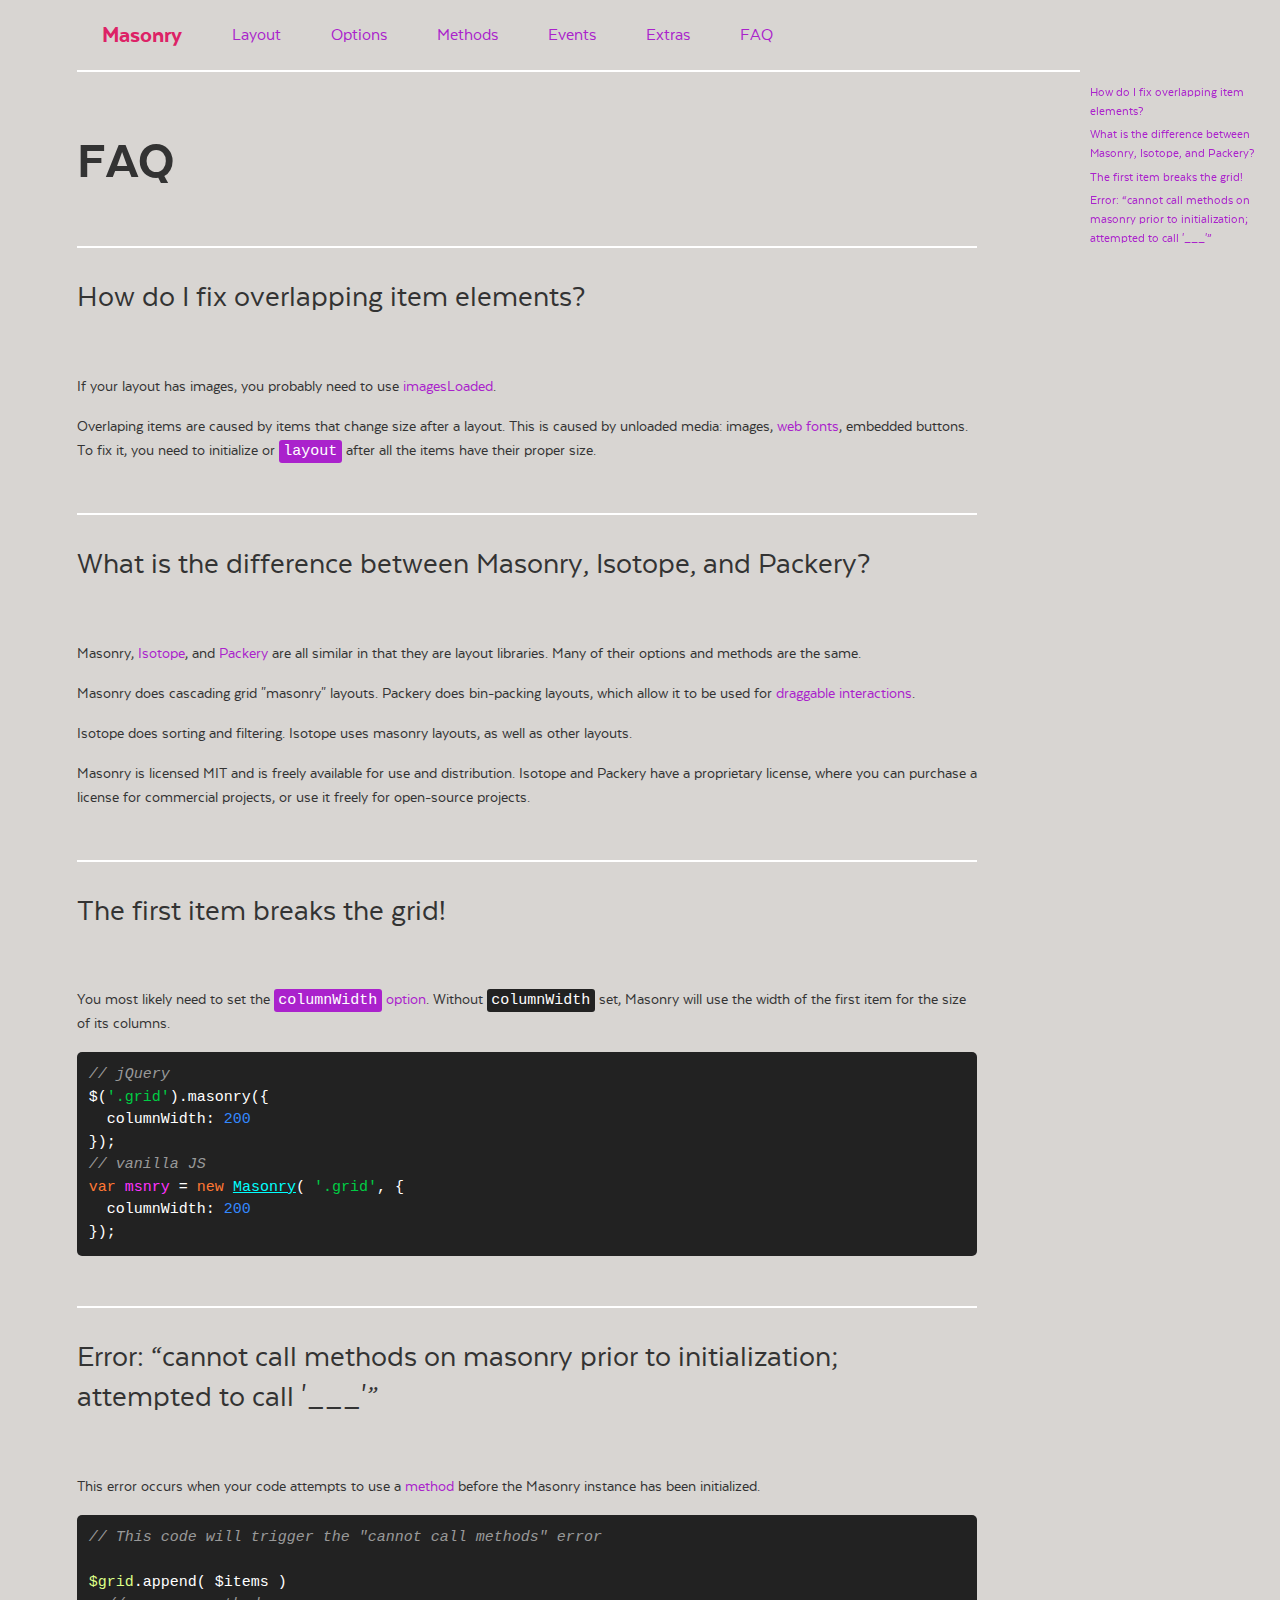
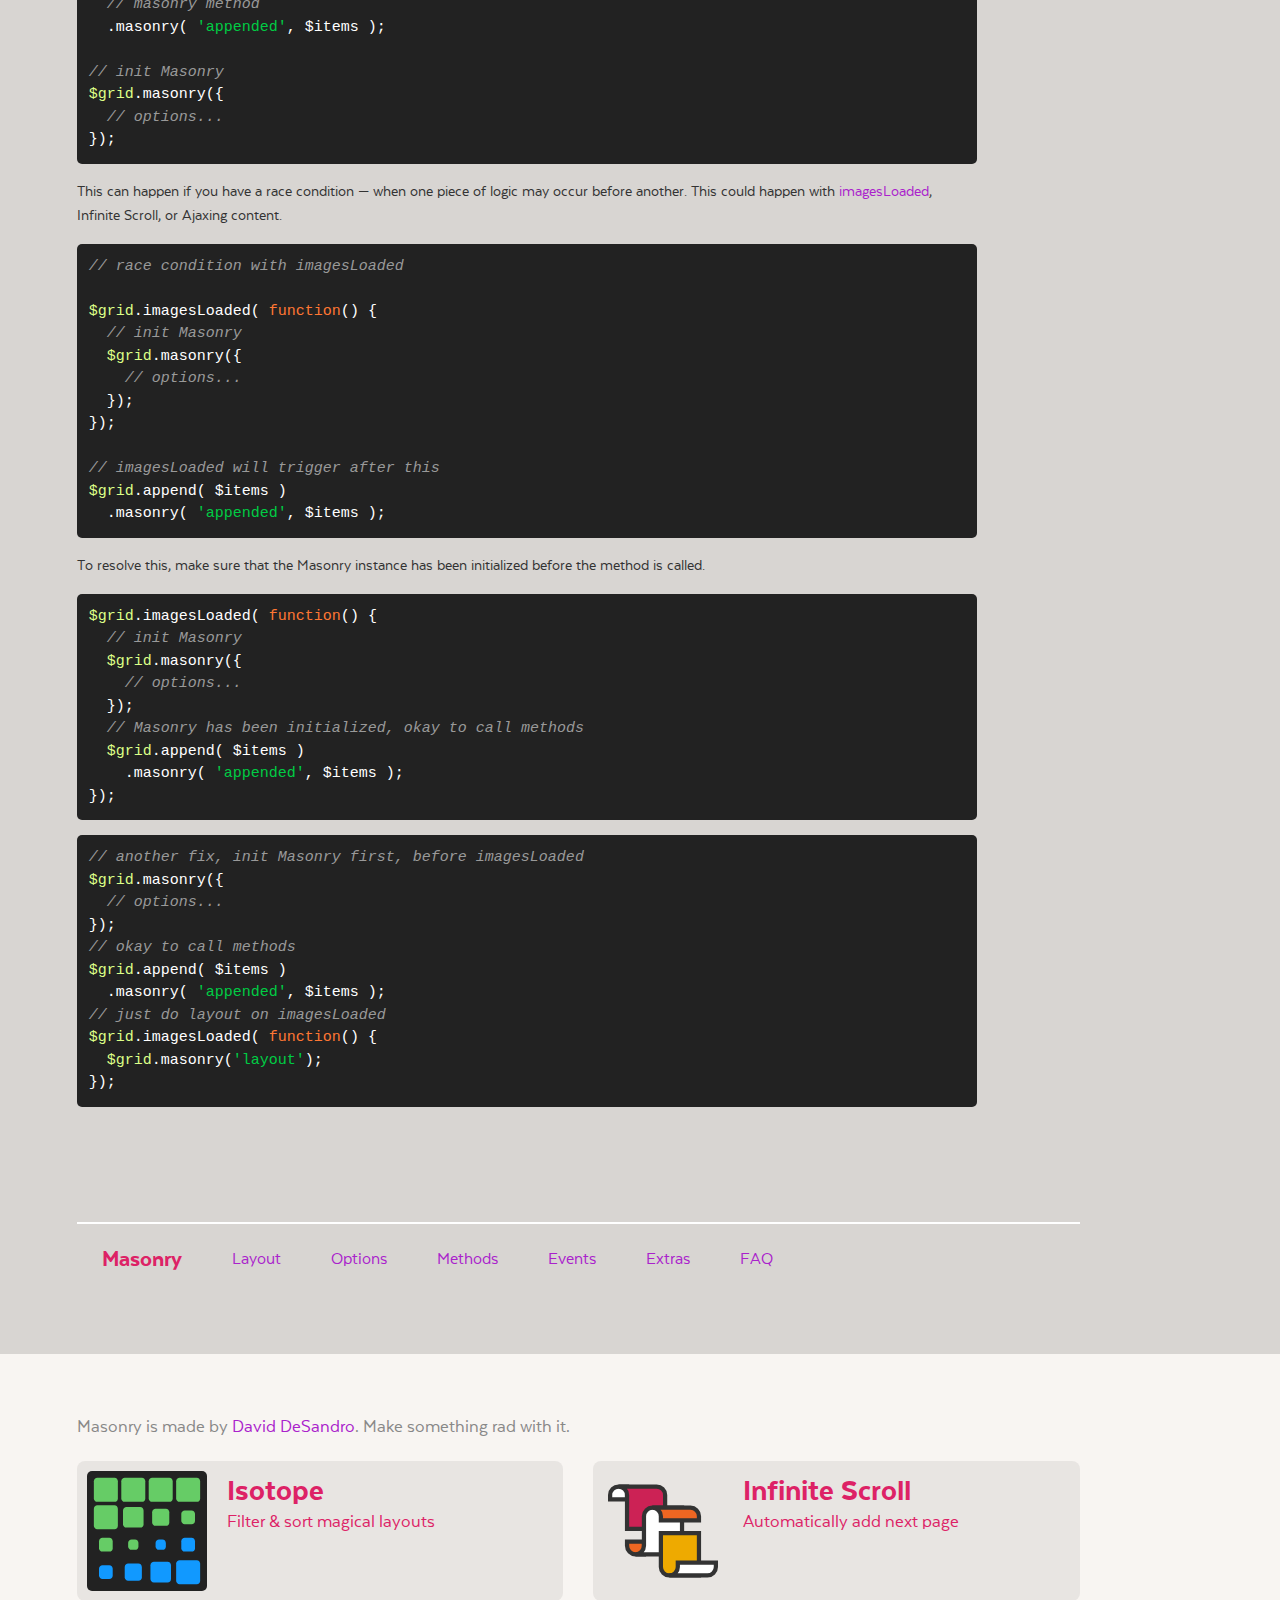
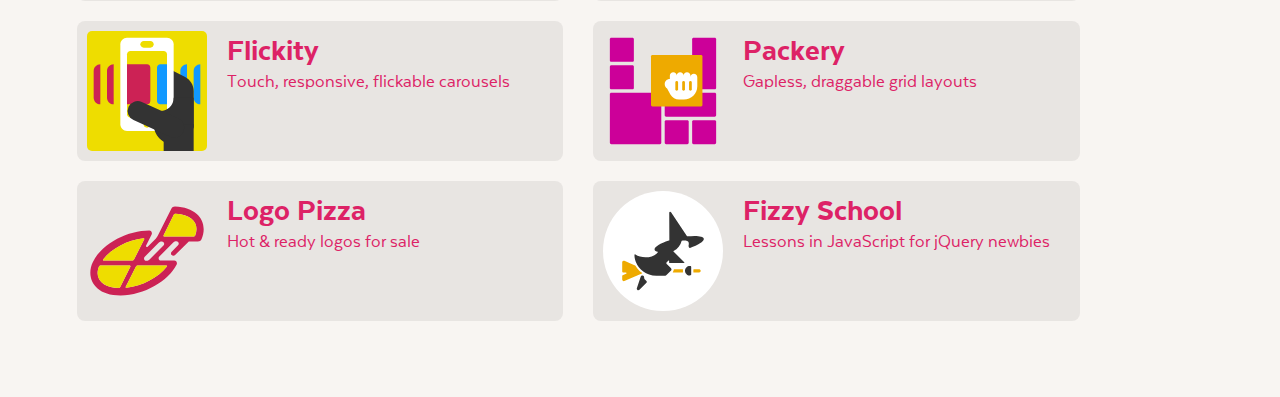
<file: js/masonry-docs/faq.html>
<!doctype html>
<html class="export" lang="en">
<head>
  <meta charset="utf-8">
  <meta http-equiv="X-UA-Compatible" content="IE=edge,chrome=1">
  <meta name="viewport" content="width=device-width">
  <meta name="description" content="Cascading grid layout library">

  <title>Masonry &#xB7; FAQ</title>

    <link rel="stylesheet" href="css/masonry-docs.css?3" media="screen">

</head>
<body class="page--" data-page="">


  <div class="site-nav">
    <div class="container">
      <ol class="site-nav__list">
        <li class="site-nav__item site-nav__item--homepage">
          <a href=".">Masonry</a></li>
        <li class="site-nav__item site-nav__item--layout">
          <a href="layout.html">Layout</a></li>
        <li class="site-nav__item site-nav__item--options">
          <a href="options.html">Options</a></li>
        <li class="site-nav__item site-nav__item--methods">
          <a href="methods.html">Methods</a></li>
        <li class="site-nav__item site-nav__item--events">
          <a href="events.html">Events</a></li>
        <li class="site-nav__item site-nav__item--extras">
          <a href="extras.html">Extras</a></li>
        <li class="site-nav__item site-nav__item--faq">
          <a href="faq.html">FAQ</a></li>
      </ol>
    </div>
  </div>


  <div id="content" class="content container">

      <h1>FAQ</h1>

    <ul class="page-nav">
<li class="page-nav__item page-nav__item--h2"><a href="#how-do-i-fix-overlapping-item-elements">How do I fix overlapping item elements?</a></li>
<li class="page-nav__item page-nav__item--h2"><a href="#what-is-the-difference-between-masonry-isotope-and-packery">What is the difference between Masonry, Isotope, and Packery?</a></li>
<li class="page-nav__item page-nav__item--h2"><a href="#the-first-item-breaks-the-grid">The first item breaks the grid!</a></li>
<li class="page-nav__item page-nav__item--h2"><a href="#error-cannot-call-methods-on-masonry-prior-to-initialization-attempted-to-call-___">Error: &#x201C;cannot call methods on masonry prior to initialization; attempted to call &apos;___&apos;&#x201D;</a></li>
</ul>



<h2 id="how-do-i-fix-overlapping-item-elements">How do I fix overlapping item elements?</h2>

<p>If your layout has images, you probably need to use <a href="layout.html#imagesloaded">imagesLoaded</a>.</p>

<p>Overlaping items are caused by items that change size after a layout. This is caused by unloaded media: images, <a href="extras.html#web-fonts">web fonts</a>, embedded buttons. To fix it, you need to initialize or <a href="methods.html#layout"><code>layout</code></a> after all the items have their proper size.</p>


<h2 id="what-is-the-difference-between-masonry-isotope-and-packery">What is the difference between Masonry, Isotope, and Packery?</h2>

<p>Masonry, <a href="https://isotope.metafizzy.co">Isotope</a>, and <a href="https://packery.metafizzy.co">Packery</a> are all similar in that they are layout libraries. Many of their options and methods are the same.</p>

<p>Masonry does cascading grid &quot;masonry&quot; layouts. Packery does bin-packing layouts, which allow it to be used for <a href="">draggable interactions</a>.</p>

<p>Isotope does sorting and filtering. Isotope uses masonry layouts, as well as other layouts. </p>

<p>Masonry is licensed MIT and is freely available for use and distribution. Isotope and Packery have a proprietary license, where you can purchase a license for commercial projects, or use it freely for open-source projects.</p>


<h2 id="the-first-item-breaks-the-grid">The first item breaks the grid!</h2>

<p>You most likely need to set the <a href="options.html#columnwidth"><code>columnWidth</code> option</a>. Without <code>columnWidth</code> set, Masonry will use the width of the first item for the size of its columns.</p>

<pre><code class="js"><span class="comment">// jQuery</span>
$(<span class="string">&apos;.grid&apos;</span>).masonry({
  <span class="attr">columnWidth</span>: <span class="number">200</span>
});
<span class="comment">// vanilla JS</span>
<span class="keyword">var</span> <span class="masonry_var">msnry</span> = <span class="keyword">new</span> <span class="masonry_keyword">Masonry</span>( <span class="string">&apos;.grid&apos;</span>, {
  <span class="attr">columnWidth</span>: <span class="number">200</span>
});
</code></pre>


<h2 id="error-cannot-call-methods-on-masonry-prior-to-initialization-attempted-to-call-___">Error: &#x201C;cannot call methods on masonry prior to initialization; attempted to call &apos;___&apos;&#x201D;</h2>

<p>This error occurs when your code attempts to use a <a href="methods.html">method</a> before the Masonry instance has been initialized.</p>

<pre><code class="js"><span class="comment">// This code will trigger the &quot;cannot call methods&quot; error</span>

<span class="jquery_var">$grid</span>.append( $items )
  <span class="comment">// masonry method</span>
  .masonry( <span class="string">&apos;appended&apos;</span>, $items );

<span class="comment">// init Masonry</span>
<span class="jquery_var">$grid</span>.masonry({
  <span class="comment">// options...</span>
});
</code></pre>


<p>This can happen if you have a race condition &#x2014; when one piece of logic may occur before another. This could happen with <a href="layout.html#imagesloaded">imagesLoaded</a>, Infinite Scroll, or Ajaxing content.</p>

<pre><code class="js"><span class="comment">// race condition with imagesLoaded</span>

<span class="jquery_var">$grid</span>.imagesLoaded( <span class="function"><span class="keyword">function</span>(<span class="params"></span>) </span>{
  <span class="comment">// init Masonry</span>
  <span class="jquery_var">$grid</span>.masonry({
    <span class="comment">// options...</span>
  });
});

<span class="comment">// imagesLoaded will trigger after this</span>
<span class="jquery_var">$grid</span>.append( $items )
  .masonry( <span class="string">&apos;appended&apos;</span>, $items );
</code></pre>

<p>To resolve this, make sure that the Masonry instance has been initialized before the method is called.</p>

<pre><code class="js"><span class="jquery_var">$grid</span>.imagesLoaded( <span class="function"><span class="keyword">function</span>(<span class="params"></span>) </span>{
  <span class="comment">// init Masonry</span>
  <span class="jquery_var">$grid</span>.masonry({
    <span class="comment">// options...</span>
  });
  <span class="comment">// Masonry has been initialized, okay to call methods</span>
  <span class="jquery_var">$grid</span>.append( $items )
    .masonry( <span class="string">&apos;appended&apos;</span>, $items );
});
</code></pre>

<pre><code class="js"><span class="comment">// another fix, init Masonry first, before imagesLoaded</span>
<span class="jquery_var">$grid</span>.masonry({
  <span class="comment">// options...</span>
});
<span class="comment">// okay to call methods</span>
<span class="jquery_var">$grid</span>.append( $items )
  .masonry( <span class="string">&apos;appended&apos;</span>, $items );
<span class="comment">// just do layout on imagesLoaded</span>
<span class="jquery_var">$grid</span>.imagesLoaded( <span class="function"><span class="keyword">function</span>(<span class="params"></span>) </span>{
  <span class="jquery_var">$grid</span>.masonry(<span class="string">&apos;layout&apos;</span>);
});
</code></pre>



  </div>

  <div class="site-nav">
    <div class="container">
      <ol class="site-nav__list">
        <li class="site-nav__item site-nav__item--homepage">
          <a href=".">Masonry</a></li>
        <li class="site-nav__item site-nav__item--layout">
          <a href="layout.html">Layout</a></li>
        <li class="site-nav__item site-nav__item--options">
          <a href="options.html">Options</a></li>
        <li class="site-nav__item site-nav__item--methods">
          <a href="methods.html">Methods</a></li>
        <li class="site-nav__item site-nav__item--events">
          <a href="events.html">Events</a></li>
        <li class="site-nav__item site-nav__item--extras">
          <a href="extras.html">Extras</a></li>
        <li class="site-nav__item site-nav__item--faq">
          <a href="faq.html">FAQ</a></li>
      </ol>
    </div>
  </div>

  <div class="site-footer">
    <div class="container">
  
      <p class="site-footer__copy">
        Masonry is made by <a href="https://desandro.com">David DeSandro</a>.
        Make something rad with it.
      </p>
  
      <div class="showcase">
      
        <ul class="showcase-item-list">
            <li class="showcase-item">
              <a class="showcase-item__link" href="https://isotope.metafizzy.co">
                <div class="showcase-item__image">
                    <svg class="isotope-illo" xmlns="http://www.w3.org/2000/svg" viewbox="0 0 350 350" width="100" height="100">
                      <path class="isotope-illo__color1" fill="#6C6" d="M80 170H30c-6 0-10-5-10-10v-50c0-6 5-10 10-10h50c6 0 10 5 10 10v50C90 166 86 170 80 170z"/>
                      <path class="isotope-illo__color1" fill="#6C6" d="M80 90H30c-6 0-10-5-10-10V30c0-6 5-10 10-10h50c6 0 10 5 10 10v50C90 86 86 90 80 90z"/>
                      <path class="isotope-illo__color1" fill="#6C6" d="M160 90h-50c-6 0-10-5-10-10V30c0-6 5-10 10-10h50c6 0 10 5 10 10v50C170 86 166 90 160 90z"/>
                      <path class="isotope-illo__color1" fill="#6C6" d="M240 90h-50c-6 0-10-5-10-10V30c0-6 5-10 10-10h50c6 0 10 5 10 10v50C250 86 246 90 240 90z"/>
                      <path class="isotope-illo__color1" fill="#6C6" d="M320 90h-50c-6 0-10-5-10-10V30c0-6 5-10 10-10h50c6 0 10 5 10 10v50C330 86 326 90 320 90z"/>
                      <path class="isotope-illo__color1" fill="#6C6" d="M155 165h-40c-6 0-10-5-10-10v-40c0-6 5-10 10-10h40c6 0 10 5 10 10v40 C165 161 161 165 155 165z"/>
                      <path class="isotope-illo__color1" fill="#6C6" d="M230 160h-30c-6 0-10-5-10-10v-30c0-6 5-10 10-10h30c6 0 10 5 10 10v30 C240 156 236 160 230 160z"/>
                      <path class="isotope-illo__color1" fill="#6C6" d="M305 155h-20c-6 0-10-5-10-10v-20c0-6 5-10 10-10h20c6 0 10 5 10 10v20 C315 151 311 155 305 155z"/>
                      <path class="isotope-illo__color1" fill="#6C6" d="M65 235H45c-6 0-10-5-10-10v-20c0-6 5-10 10-10h20c6 0 10 5 10 10v20C75 231 71 235 65 235z"/>
                      <path class="isotope-illo__color1" fill="#6C6" d="M140 230h-10c-6 0-10-5-10-10v-10c0-6 5-10 10-10h10c6 0 10 5 10 10v10 C150 226 146 230 140 230z"/>
                      <path class="isotope-illo__color2" fill="#19F" d="M305 235h-20c-6 0-10-5-10-10v-20c0-6 5-10 10-10h20c6 0 10 5 10 10v20 C315 231 311 235 305 235z"/>
                      <path class="isotope-illo__color2" fill="#19F" d="M65 315H45c-6 0-10-5-10-10v-20c0-6 5-10 10-10h20c6 0 10 5 10 10v20C75 311 71 315 65 315z"/>
                      <path class="isotope-illo__color2" fill="#19F" d="M150 320h-30c-6 0-10-5-10-10v-30c0-6 5-10 10-10h30c6 0 10 5 10 10v30 C160 316 156 320 150 320z"/>
                      <path class="isotope-illo__color2" fill="#19F" d="M220 230h-10c-6 0-10-5-10-10v-10c0-6 5-10 10-10h10c6 0 10 5 10 10v10 C230 226 226 230 220 230z"/>
                      <path class="isotope-illo__color2" fill="#19F" d="M235 325h-40c-6 0-10-5-10-10v-40c0-6 5-10 10-10h40c6 0 10 5 10 10v40 C245 321 241 325 235 325z"/>
                      <path class="isotope-illo__color2" fill="#19F" d="M320 330h-50c-6 0-10-5-10-10v-50c0-6 5-10 10-10h50c6 0 10 5 10 10v50 C330 326 326 330 320 330z"/>
                    </svg>
                </div>
                <div class="showcase-item__text">
                  <h3 class="showcase-item__title">Isotope</h3>
                  <p class="showcase-item__description">Filter &amp; sort magical layouts</p>
                </div>
              </a>
            </li>
      
            <li class="showcase-item">
              <a class="showcase-item__link" href="https://infinite-scroll.com">
                <div class="showcase-item__image">
                    <svg class="infinite-scroll-illo" xmlns="http://www.w3.org/2000/svg" viewbox="0 0 520 520" width="200" height="200">
                      <path class="infinite-scroll-illo__page infinite-scroll-illo__page--back" d="M90,110H10V90c0-22,18-40,40-40h40V110z"/>
                      <path class="infinite-scroll-illo__page infinite-scroll-illo__page--front1" d="M270,90L270,90c0-22-18-40-40-40h0H50h0c22,0,40,18,40,40v0v0v160h180V90z"/>
                      <path class="infinite-scroll-illo__page infinite-scroll-illo__page--front2" d="M170,330v-20H90v20v0c0,22,18,40,40,40h0h40V330z"/>
                      <path class="infinite-scroll-illo__page infinite-scroll-illo__page--back" d="M350,150H210c-22,0-40,18-40,40v140v0c0,22-18,40-40,40h0h220V150z"/>
                      <path class="infinite-scroll-illo__page infinite-scroll-illo__page--front3" d="M430,470V270H250v160c0,22,18,40,40,40H430z"/>
                      <path class="infinite-scroll-illo__page infinite-scroll-illo__page--front2" d="M250,190v20h180v-20c0-22-18-40-40-40H210h0C232,150,250,168,250,190L250,190z"/>
                      <path class="infinite-scroll-illo__page infinite-scroll-illo__page--back" d="M330,410v20v0c0,22-18,40-40,40h0h180c22,0,40-18,40-40v-20H330z"/>
                    </svg>
                </div>
                <div class="showcase-item__text">
                  <h3 class="showcase-item__title">Infinite Scroll</h3>
                  <p class="showcase-item__description">Automatically add next page</p>
                </div>
              </a>
            </li>
      
            <li class="showcase-item">
              <a class="showcase-item__link" href="https://flickity.metafizzy.co">
                <div class="showcase-item__image">
                    <svg class="flickity-illo" xmlns="http://www.w3.org/2000/svg" viewbox="0 0 360 360" width="100" height="100">
                      <path class="flickity-illo__color1" fill="#19F" d="M300 220L300 220c-11 0-20-9-20-20v-80c0-11 9-20 20-20h0V220z"/>
                      <path class="flickity-illo__color1" fill="#19F" d="M340 220L340 220c-11 0-20-9-20-20v-80c0-11 9-20 20-20h0V220z"/>
                      <path class="flickity-illo__color2" fill="#333" d="M320 290V180c0-18-10-35-27-43L240 110v180H320z"/>
                      <path class="flickity-illo__color3" fill="white" d="M240 300H120c-11 0-20-9-20-20V40c0-11 9-20 20-20h120c11 0 20 9 20 20v240C260 291 251 300 240 300z"/>
                      <path class="flickity-illo__color4" fill="#ED0" d="M230 260H130c-6 0-10-5-10-10V70c0-6 5-10 10-10h100c6 0 10 5 10 10v180 C240 256 236 260 230 260z"/>
                      <path class="flickity-illo__color2" fill="#333" d="M260 200h60v81c0 32-26 59-59 59h0c-34 0-61-27-61-61V240h20 C242 240 260 222 260 200L260 200z"/>
                      <path class="flickity-illo__color5" fill="#C25" d="M180 220h-60V100h60c6 0 10 5 10 10v100C190 216 186 220 180 220z"/>
                      <path class="flickity-illo__color1" fill="#19F" d="M240 220h-20c-6 0-10-5-10-10V110c0-6 5-10 10-10h20V220z"/>
                      <rect class="flickity-illo__color2" fill="#333" x="230" y="280" width="90" height="80"/>
                      <circle class="flickity-illo__color4" fill="#ED0" cx="180" cy="280" r="10"/>
                      <line class="flickity-illo__thumb" stroke="#333" stroke-width="60" stroke-linecap="round" x1="262" y1="290" x2="152" y2="240"/>
                      <path class="flickity-illo__color4" fill="#ED0" d="M190 50h-20c-6 0-10-5-10-10v0c0-6 5-10 10-10h20c6 0 10 5 10 10v0C200 46 196 50 190 50z"/>
                      <path class="flickity-illo__color5" fill="#C25" d="M80 220L80 220c-11 0-20-9-20-20v-80c0-11 9-20 20-20h0V220z"/>
                      <path class="flickity-illo__color5" fill="#C25" d="M40 220L40 220c-11 0-20-9-20-20v-80c0-11 9-20 20-20h0V220z"/>
                    </svg>
                </div>
                <div class="showcase-item__text">
                  <h3 class="showcase-item__title">Flickity</h3>
                  <p class="showcase-item__description">Touch, responsive, flickable carousels</p>
                </div>
              </a>
            </li>
      
            <li class="showcase-item">
              <a class="showcase-item__link" href="https://packery.metafizzy.co">
                <div class="showcase-item__image">
                    <svg class="packery-illo" xmlns="http://www.w3.org/2000/svg" viewbox="0 0 700 700" width="100" height="100">
                      <path class="packery-illo__item" fill="#C09" d="M172 180H48c-4 0-8-4-8-8V48c0-4 4-8 8-8h124c4 0 8 4 8 8v124C180 176 176 180 172 180z"/>
                      <path class="packery-illo__item" fill="#C09" d="M172 340H48c-4 0-8-4-8-8V208c0-4 4-8 8-8h124c4 0 8 4 8 8v124C180 336 176 340 172 340z"/>
                      <path class="packery-illo__item" fill="#C09" d="M492 660H368c-4 0-8-4-8-8V528c0-4 4-8 8-8h124c4 0 8 4 8 8v124C500 656 496 660 492 660z"/>
                      <path class="packery-illo__item" fill="#C09" d="M652 660H528c-4 0-8-4-8-8V528c0-4 4-8 8-8h124c4 0 8 4 8 8v124C660 656 656 660 652 660z"/>
                      <path class="packery-illo__item" fill="#C09" d="M652 500H368c-4 0-8-4-8-8V368c0-4 4-8 8-8h284c4 0 8 4 8 8v124C660 496 656 500 652 500z"/>
                      <path class="packery-illo__item" fill="#C09" d="M332 660H48c-4 0-8-4-8-8V368c0-4 4-8 8-8h284c4 0 8 4 8 8v284C340 656 336 660 332 660z"/>
                      <path class="packery-illo__item" fill="#C09" d="M652 340H528c-4 0-8-4-8-8V48c0-4 4-8 8-8h124c4 0 8 4 8 8v284C660 336 656 340 652 340z"/>
                      <path class="packery-illo__draggie" fill="#EA0" d="M572 440H288c-4 0-8-4-8-8V148c0-4 4-8 8-8h284c4 0 8 4 8 8v284C580 436 576 440 572 440z"/>
                      <g>
                        <path class="packery-illo__hand" fill="white" d="M530 250c-11 0-20 9-20 20v-10c0-11-9-20-20-20s-20 9-20 20c0-11-9-20-20-20s-20 9-20 20c0-11-9-20-20-20
                          s-20 9-20 20v20c-17 0-30 13-30 30c0 11 6 20 14 25l19 35c10 18 30 30 51 30h28
                          c43 0 78-35 78-78V270C550 259 541 250 530 250z"/>
                        <line class="packery-illo__hand-line" stroke="#EA0" fill="none" stroke-width="16" stroke-linecap="round" x1="430" y1="300" x2="430" y2="340"/>
                        <line class="packery-illo__hand-line" stroke="#EA0" fill="none" stroke-width="16" stroke-linecap="round" x1="470" y1="300" x2="470" y2="340"/>
                        <line class="packery-illo__hand-line" stroke="#EA0" fill="none" stroke-width="16" stroke-linecap="round" x1="510" y1="300" x2="510" y2="340"/>
                      </g>
                    </svg>
                </div>
                <div class="showcase-item__text">
                  <h3 class="showcase-item__title">Packery</h3>
                  <p class="showcase-item__description">Gapless, draggable grid layouts</p>
                </div>
              </a>
            </li>
      
            <li class="showcase-item">
              <a class="showcase-item__link" href="http://logo.pizza">
                <div class="showcase-item__image">
                    <svg class="logo-pizza-illo" xmlns="http://www.w3.org/2000/svg" viewbox="0 0 700 700" width="100" height="100">
                      <path class="logo-pizza-illo__outline" fill="#C25" d="M513 91c-9-0-17 5-21 12l-80 160c-3 5-6 10-11 15l-47 47
                        c-5 5-12-1-9-7l32-64c5-11-2-23-14-23h-0c-121 0-268 70-327 180
                        C-9 497 35 609 196 609c138 0 279-85 327-180v0c5-11-2-23-14-23h-77c-13 0-19-15-10-24
                        l81-81c5-5 11-8 18-8l0 0c13 0 19 15 10 24L494 354c-6 6-6 14 0 20c3 3 6 4 10 4
                        c4 0 7-1 10-4l80-80h53c9 0 17-5 21-13C707 190 656 97 513 91z M334 281l-59 117
                        c-2 5-7 8-13 8H97c-4 0-6-4-3-7c49-64 143-114 236-124C333 275 335 278 334 281z
                         M70 441c2-4 6-7 10-7h168c4 0 7 4 5 8l-59 118c-2 4-6 6-11 6
                        C106 565 38 521 70 441z M466 441c-49 64-143 114-236 124c-3 0-6-3-4-6l59-117
                        c2-5 7-8 13-8h166C466 434 468 438 466 441z M446 318l-81 81c-5 5-11 8-18 8l0 0
                        c-13 0-19-15-10-24l81-81c5-5 11-8 18-8l0 0C449 294 455 309 446 318z M447 258L506 139
                        c2-4 6-7 11-6c101 7 140 60 114 126c-2 4-6 7-10 7H452C448 266 445 262 447 258z"/>
                      <path class="logo-pizza-illo__slice" fill="#ED0" d="M334 281l-59 117c-2 5-7 8-13 8H97c-4 0-6-4-3-7
                        c49-64 143-114 236-124C333 275 335 278 334 281z"/>
                      <path class="logo-pizza-illo__slice" fill="#ED0" d="M70 441c2-4 6-7 10-7h168c4 0 7 4 5 8l-59 118c-2 4-6 6-11 6
                        C106 565 38 521 70 441z"/>
                      <path class="logo-pizza-illo__slice" fill="#ED0" d="M466 441c-49 64-143 114-236 124c-3 0-6-3-4-6l59-117
                        c2-5 7-8 13-8h166C466 434 468 438 466 441z"/>
                      <path class="logo-pizza-illo__slice" fill="#ED0" d="M447 258L506 139c2-4 6-7 11-6c101 7 140 60 114 126c-2 4-6 7-10 7H452
                        C448 266 445 262 447 258z"/>
                    </svg>
                </div>
                <div class="showcase-item__text">
                  <h3 class="showcase-item__title">Logo Pizza</h3>
                  <p class="showcase-item__description">Hot &amp; ready logos for sale</p>
                </div>
              </a>
            </li>
      
            <li class="showcase-item">
              <a class="showcase-item__link" href="http://fizzy.school">
                <div class="showcase-item__image">
                    <svg class="witchie-logo" xmlns="http://www.w3.org/2000/svg" viewbox="0 0 1000 1000" width="200" height="200">
                      <circle class="witchie-logo__moon" fill="white" cx="500" cy="500" r="500"/>
                      <path class="witchie-logo__broom" fill="#EA0" d="M582 675a35 35 0 0 0 8-20 3 3 0 0 1 3-2h71a3 3 0 0 1 3 3 59 59 0 0 0 0 20 3 3 0 0 1-3 3h-79A3 3 0 0 1 582 675Zm219 4a13 13 0 0 0 13-14c-1-7-7-12-14-12h-44a3 3 0 0 0-3 3v21a3 3 0 0 0 3 3ZM299 660a203 203 0 0 1-27-36 8 8 0 0 0-4-3L178 582a13 13 0 0 0-18 12v77a8 8 0 0 0 8 8h22a5 5 0 0 1 2 10L164 703a8 8 0 0 0-4 7v28a13 13 0 0 0 18 12l146-63a3 3 0 0 0 1-5A197 197 0 0 1 299 660Z"/>
                      <path class="witchie-logo__dress" fill="#333" d="M326 705h4a13 13 0 0 1 13 13v8a13 13 0 0 0 4 9l13 13a13 13 0 0 1 0 19l-56 56c-10 10-26-0-22-13L314 714A13 13 0 0 1 326 705Zm397-79c-27 0-47 26-37 54 3 7 11 16 17 19a42 42 0 0 0 19 5 38 38 0 0 0 7-1 8 8 0 0 0 6-8v-62a8 8 0 0 0-6-8 38 38 0 0 0-7-1M840 397c-3-15-33-23-77-23a521 521 0 0 0-59 4 5 5 0 0 1-5-2L567 177a8 8 0 0 0-7-4 8 8 0 0 0-8 8l1 227a5 5 0 0 1-4 5c-74 24-123 55-119 76 2 8 11 14 26 18a3 3 0 0 1 1 4l-11 11c-20 20-56 30-92 30-31 0-63-8-84-23a5 5 0 0 0-3-1 5 5 0 0 0-5 5c0 78 68 173 183 173h75a10 10 0 0 0 7-3l38-38a16 16 0 0 0 0-23l-34-34a10 10 0 0 1 0-14l15-15a3 3 0 0 1 5 2v15a5 5 0 0 0 5 5H674a4 4 0 0 0 3-7l-90-90a3 3 0 0 1 1-4c34-19 59-49 67-84a3 3 0 0 1 2-2c6-1 12-1 17-1 22 0 37 5 39 14 1 6 3 11 2 17-5 17 1 31 8 31a6 6 0 0 0 2-0C797 448 845 419 840 397Z"/>
                    </svg>
                </div>
                <div class="showcase-item__text">
                  <h3 class="showcase-item__title">Fizzy School</h3>
                  <p class="showcase-item__description">Lessons in JavaScript for jQuery newbies</p>
                </div>
              </a>
            </li>
      
        </ul> 
      
      </div>
  
    </div>
  </div>

  <script src="js/masonry-docs.min.js?2"></script>


</body>
</html>
</file>
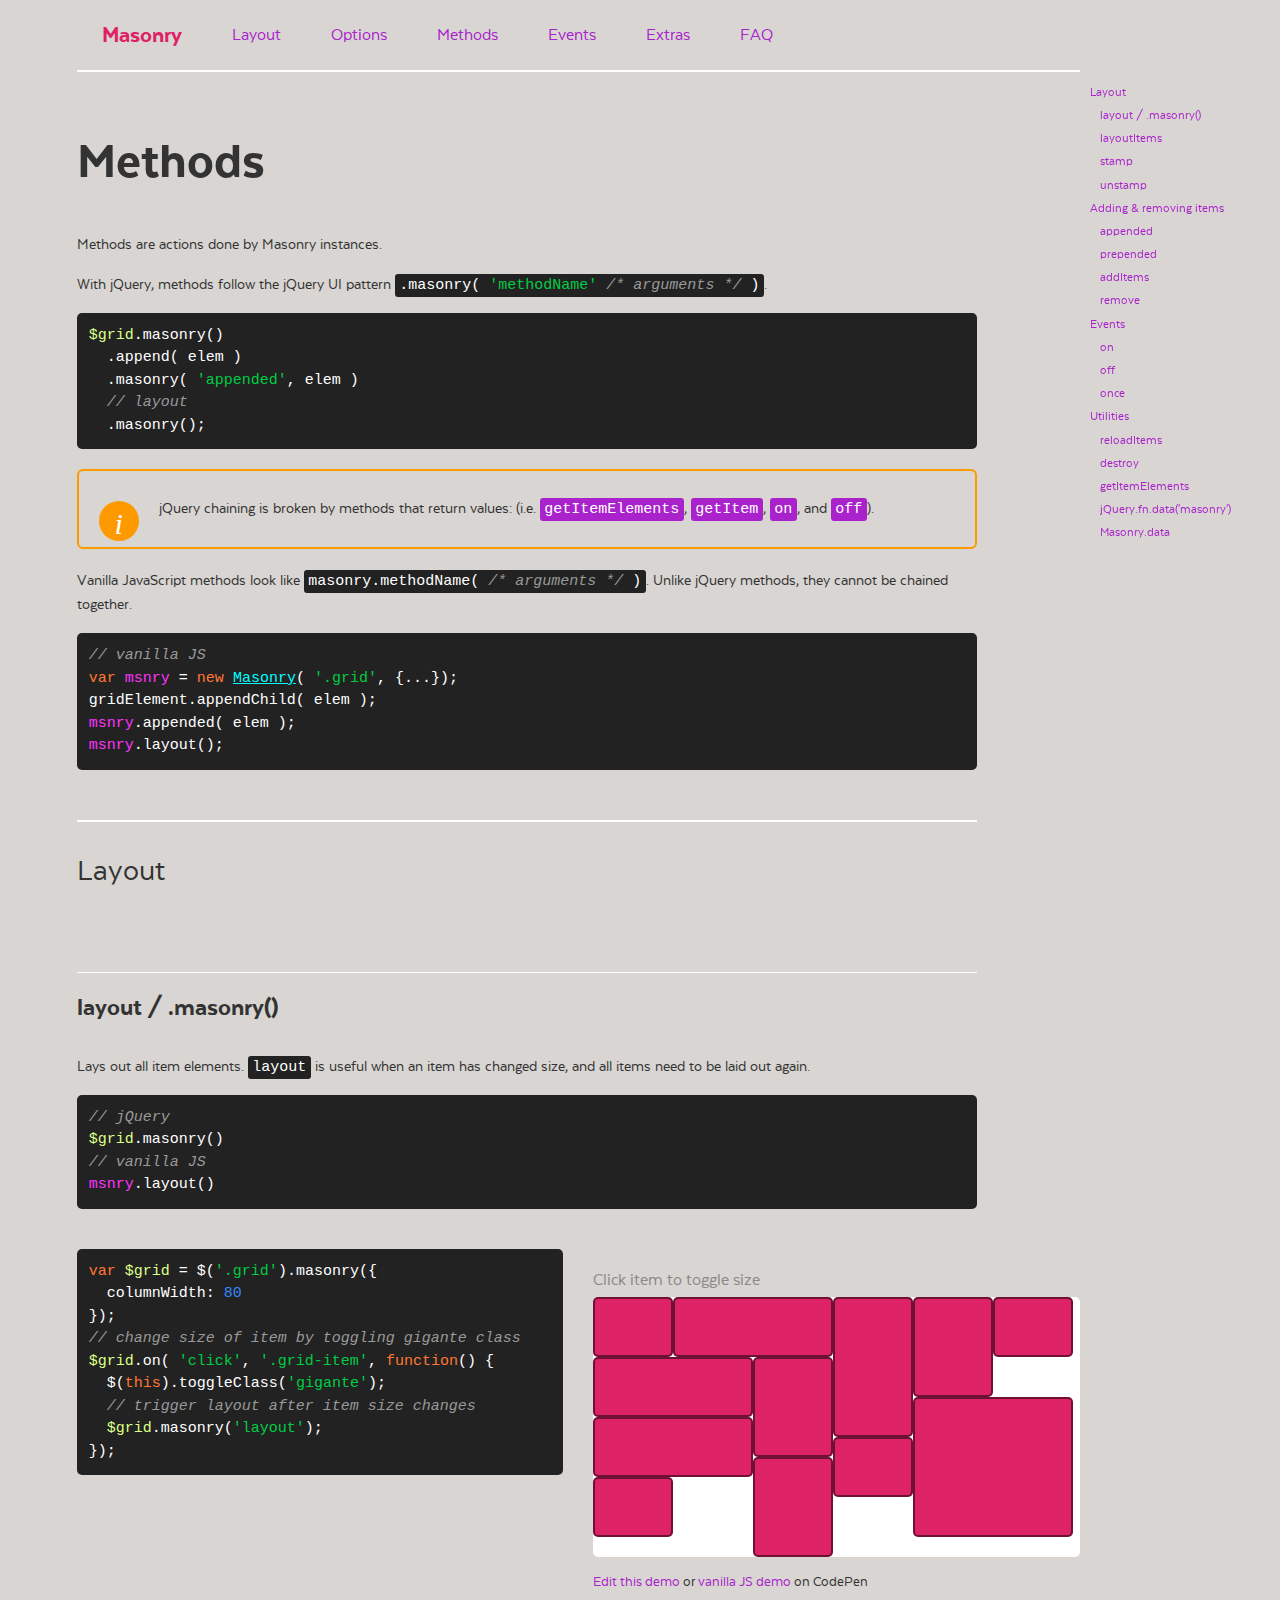
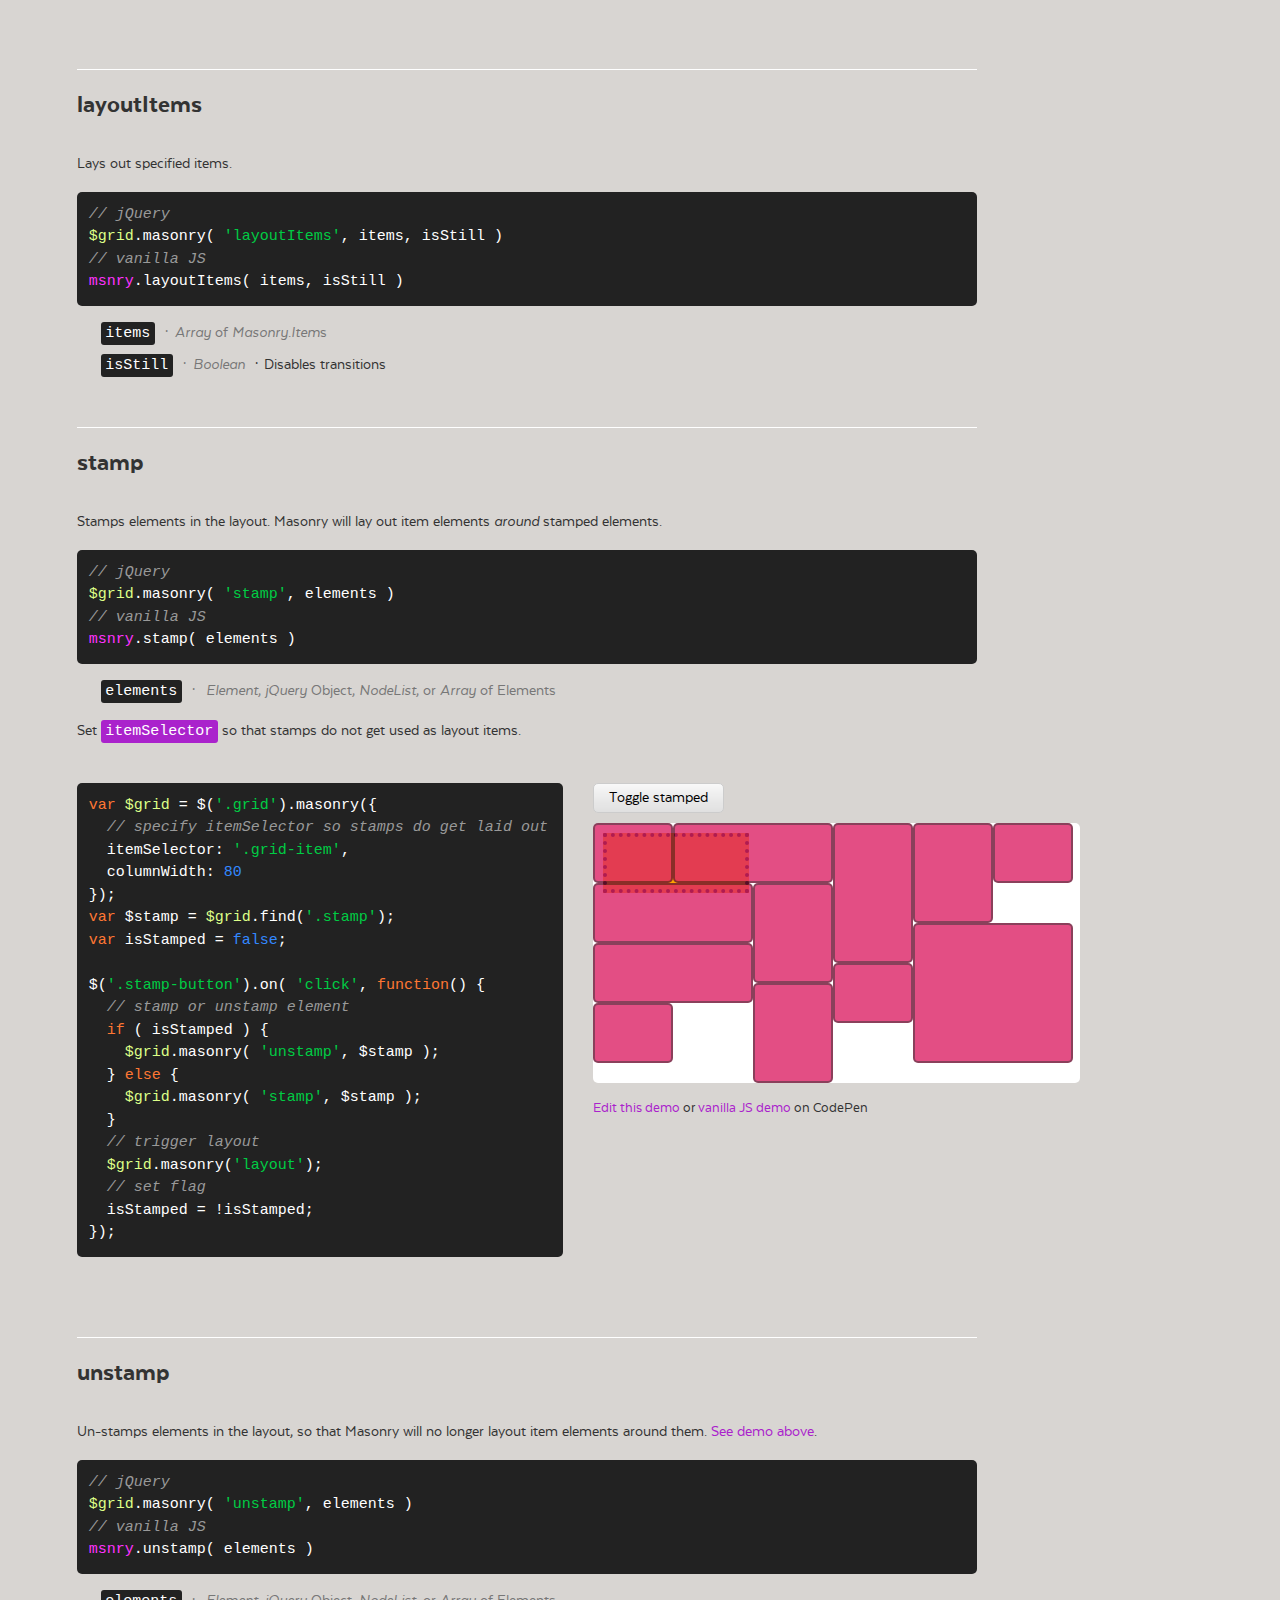
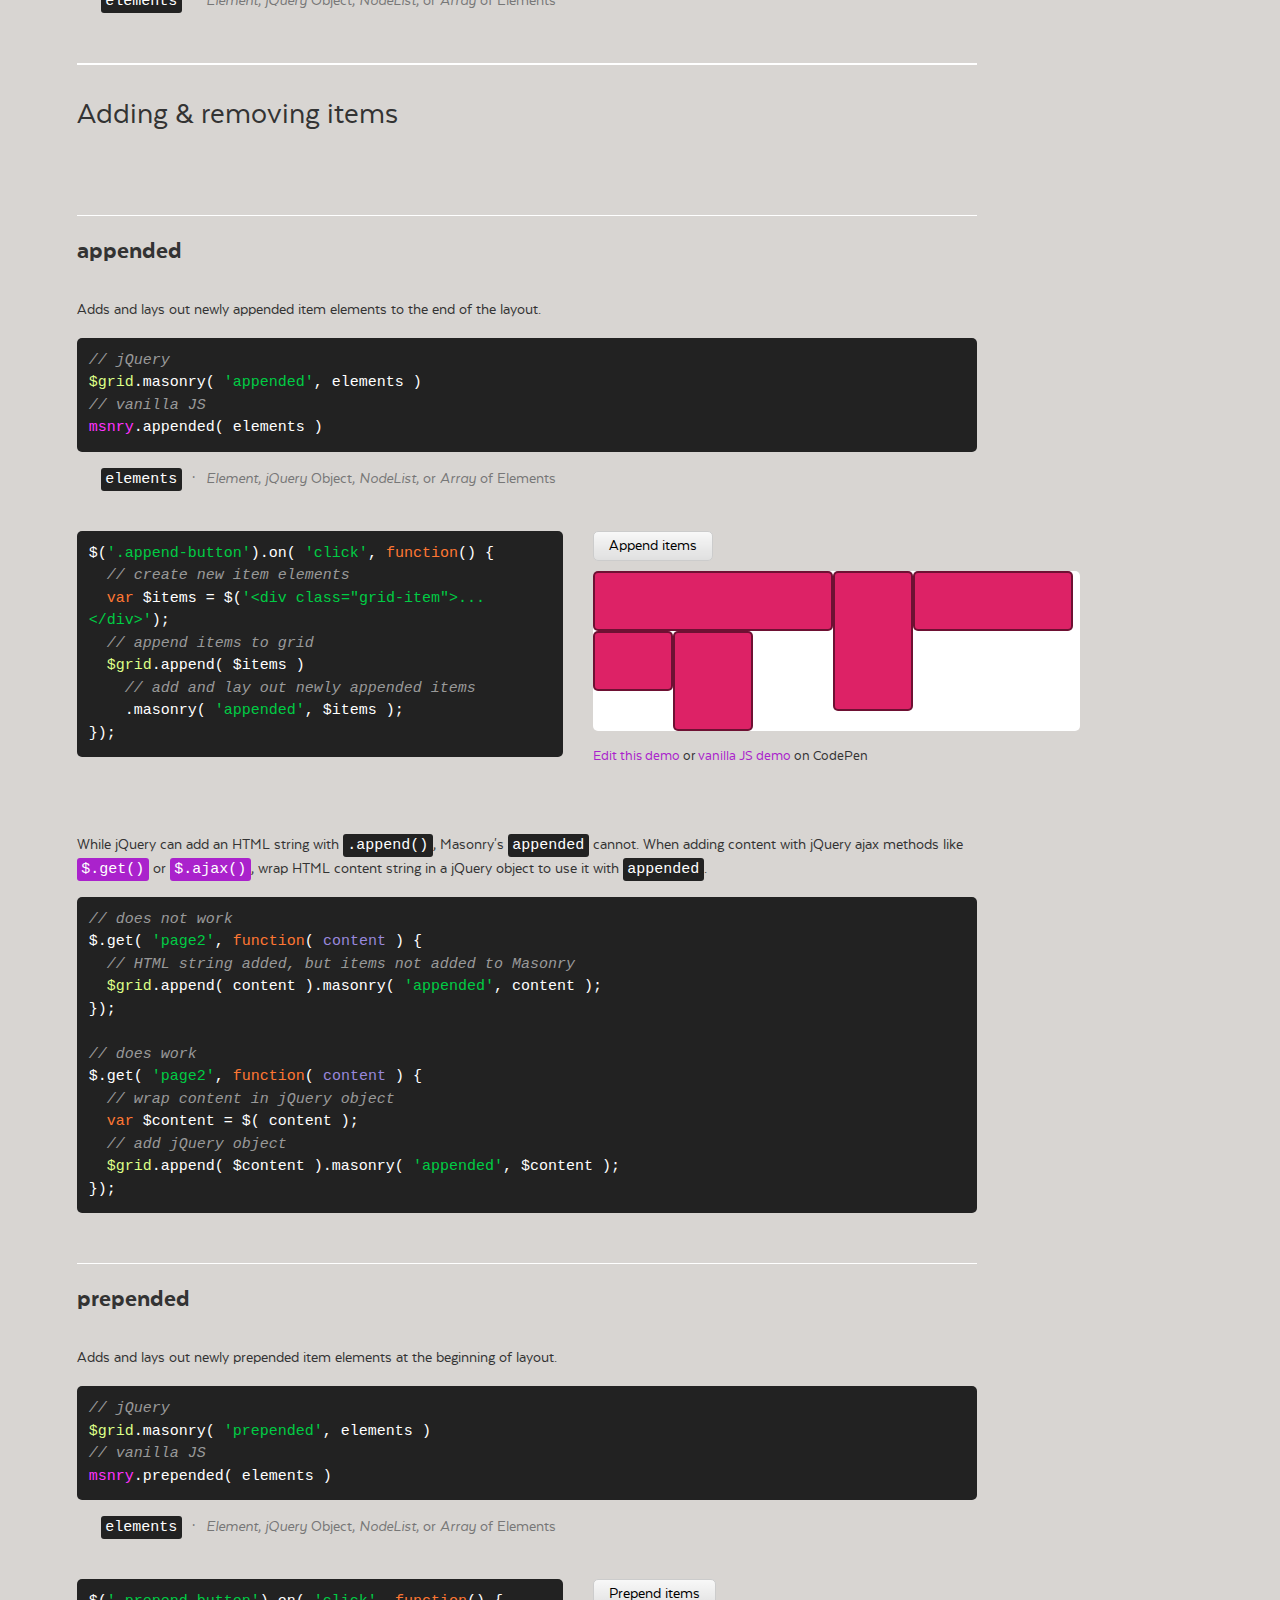
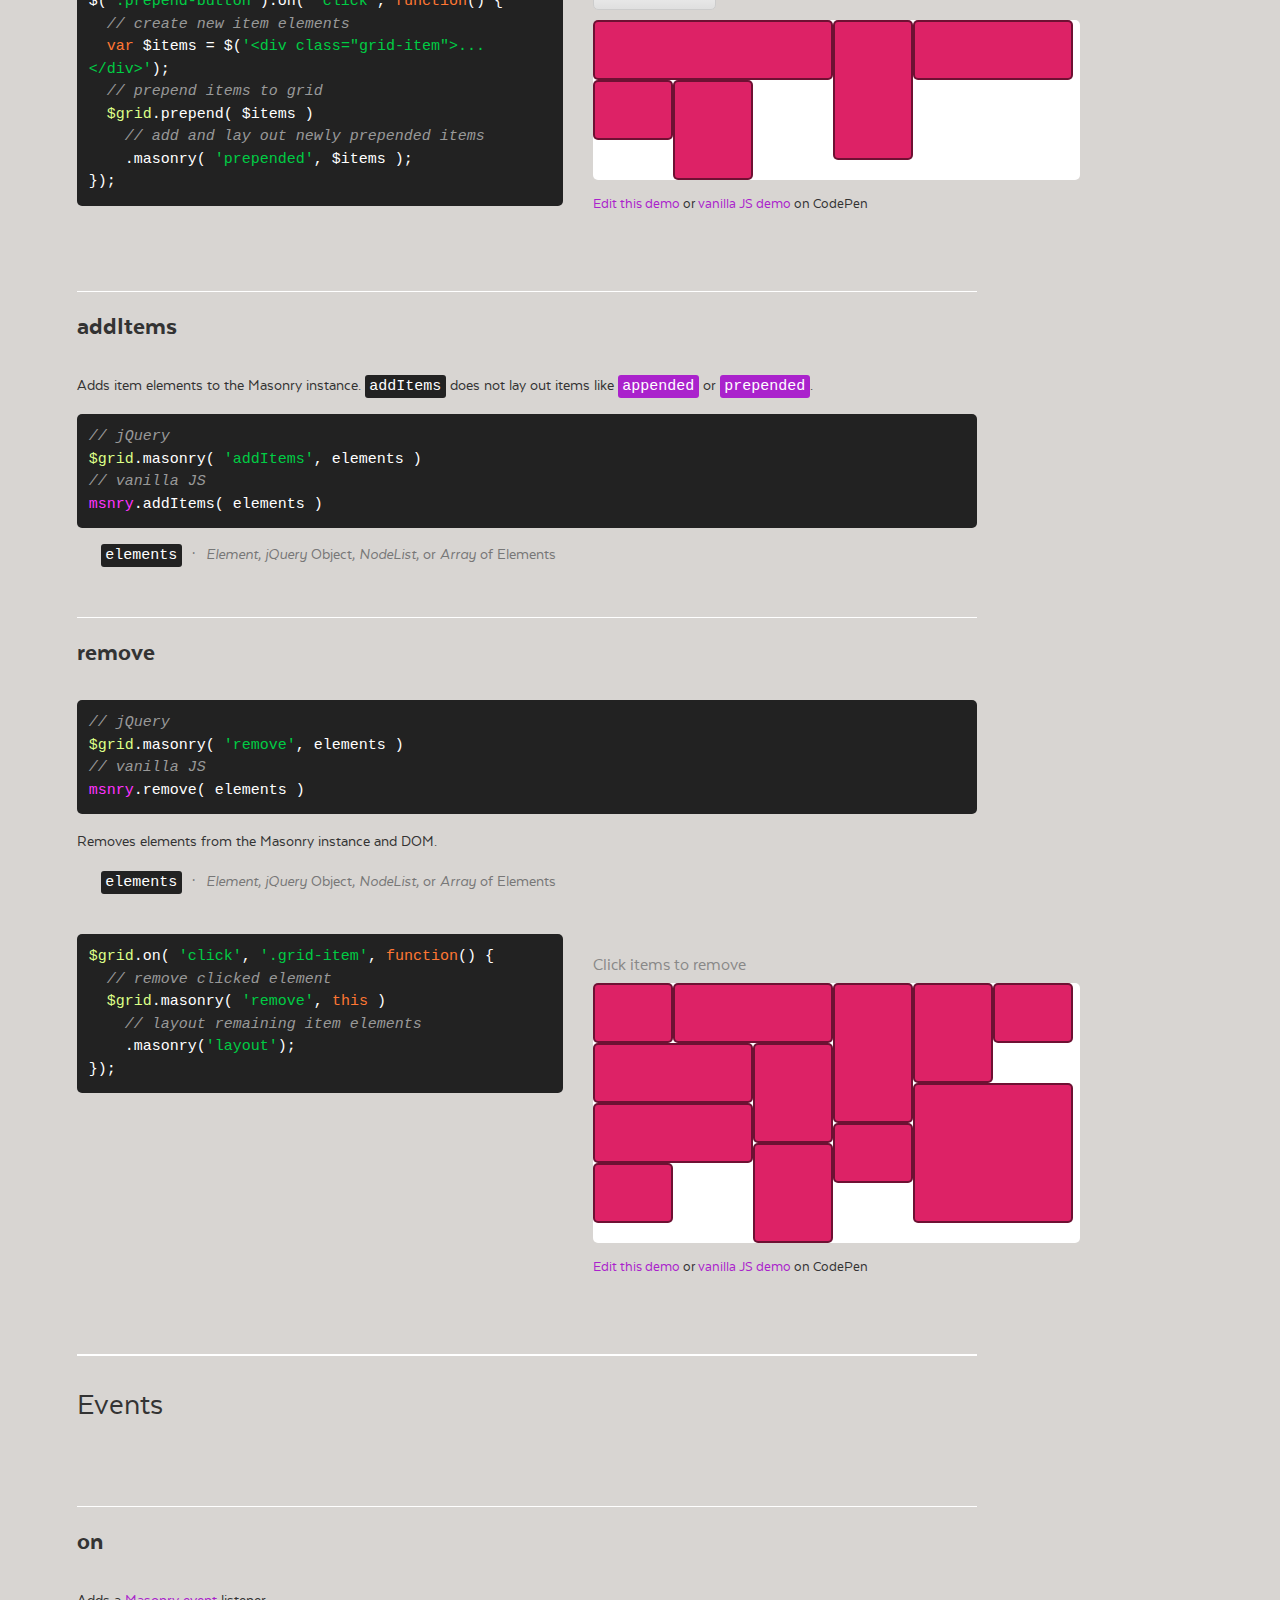
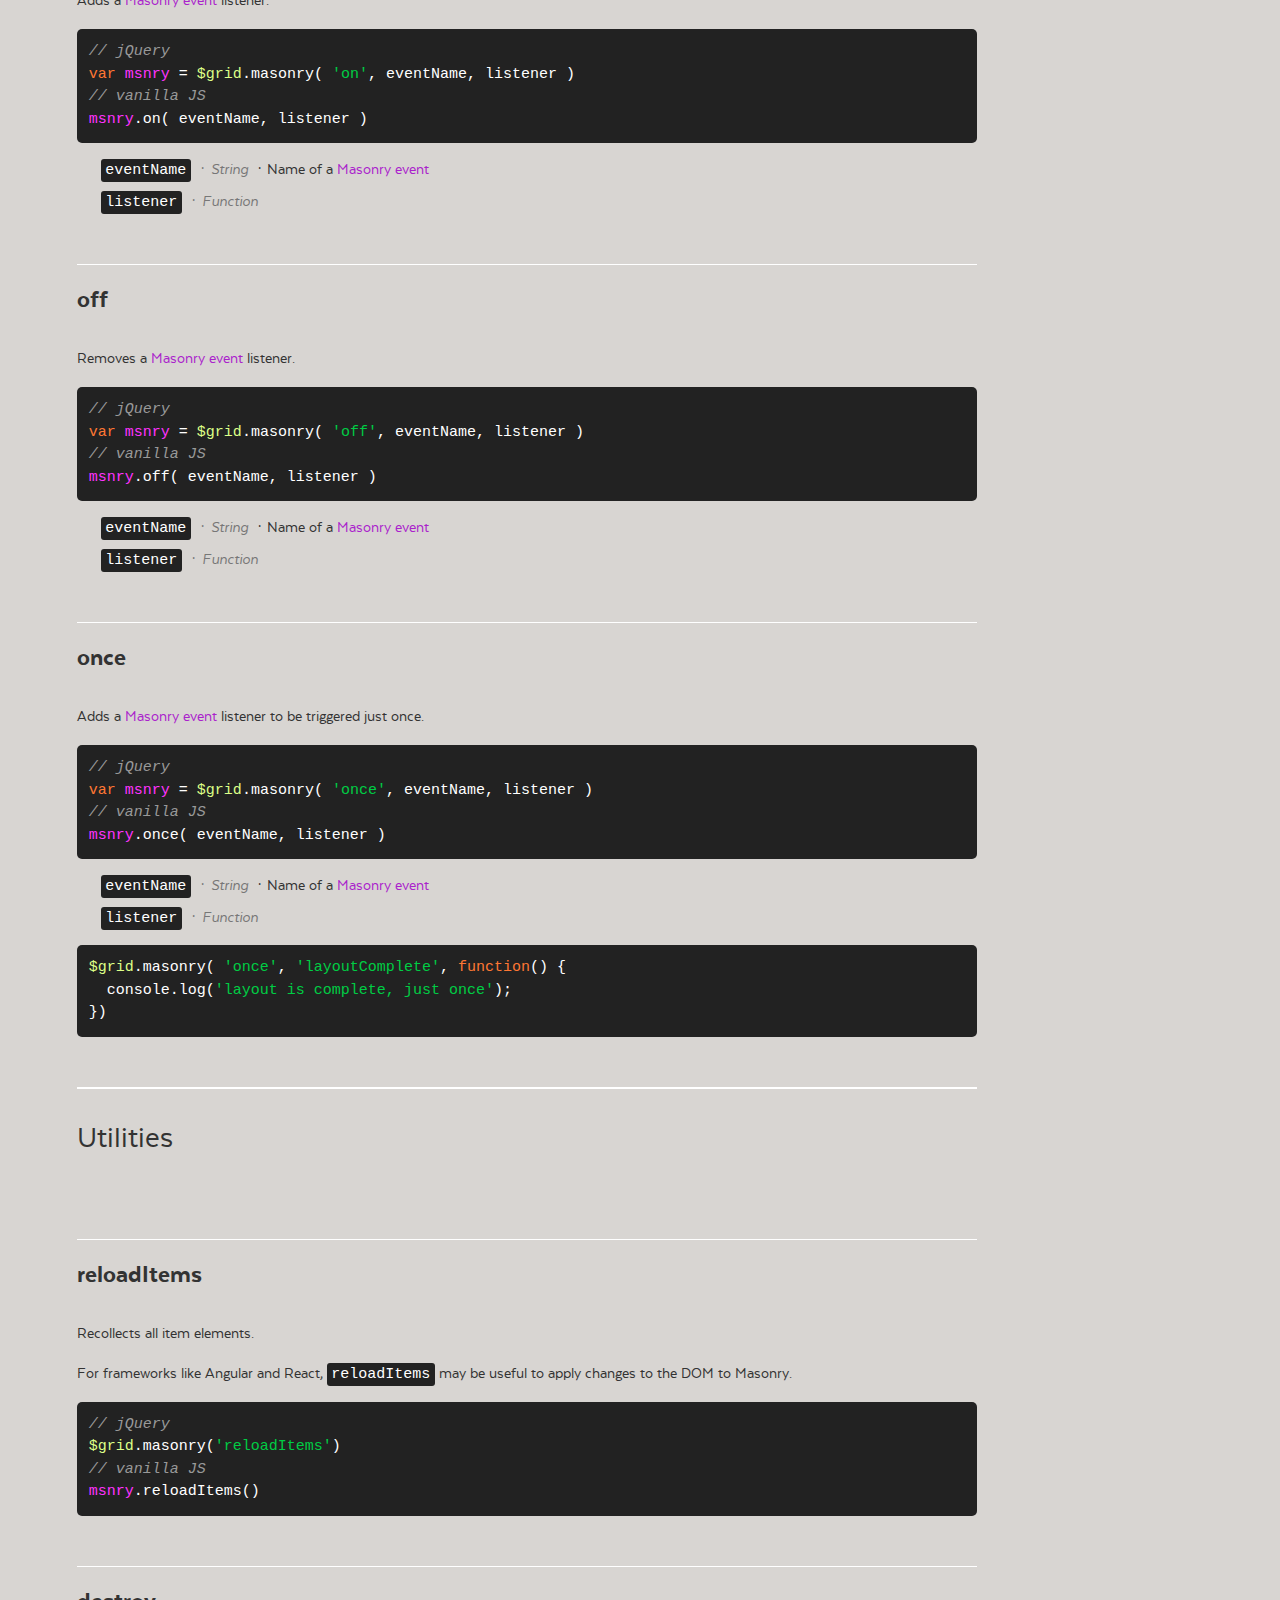
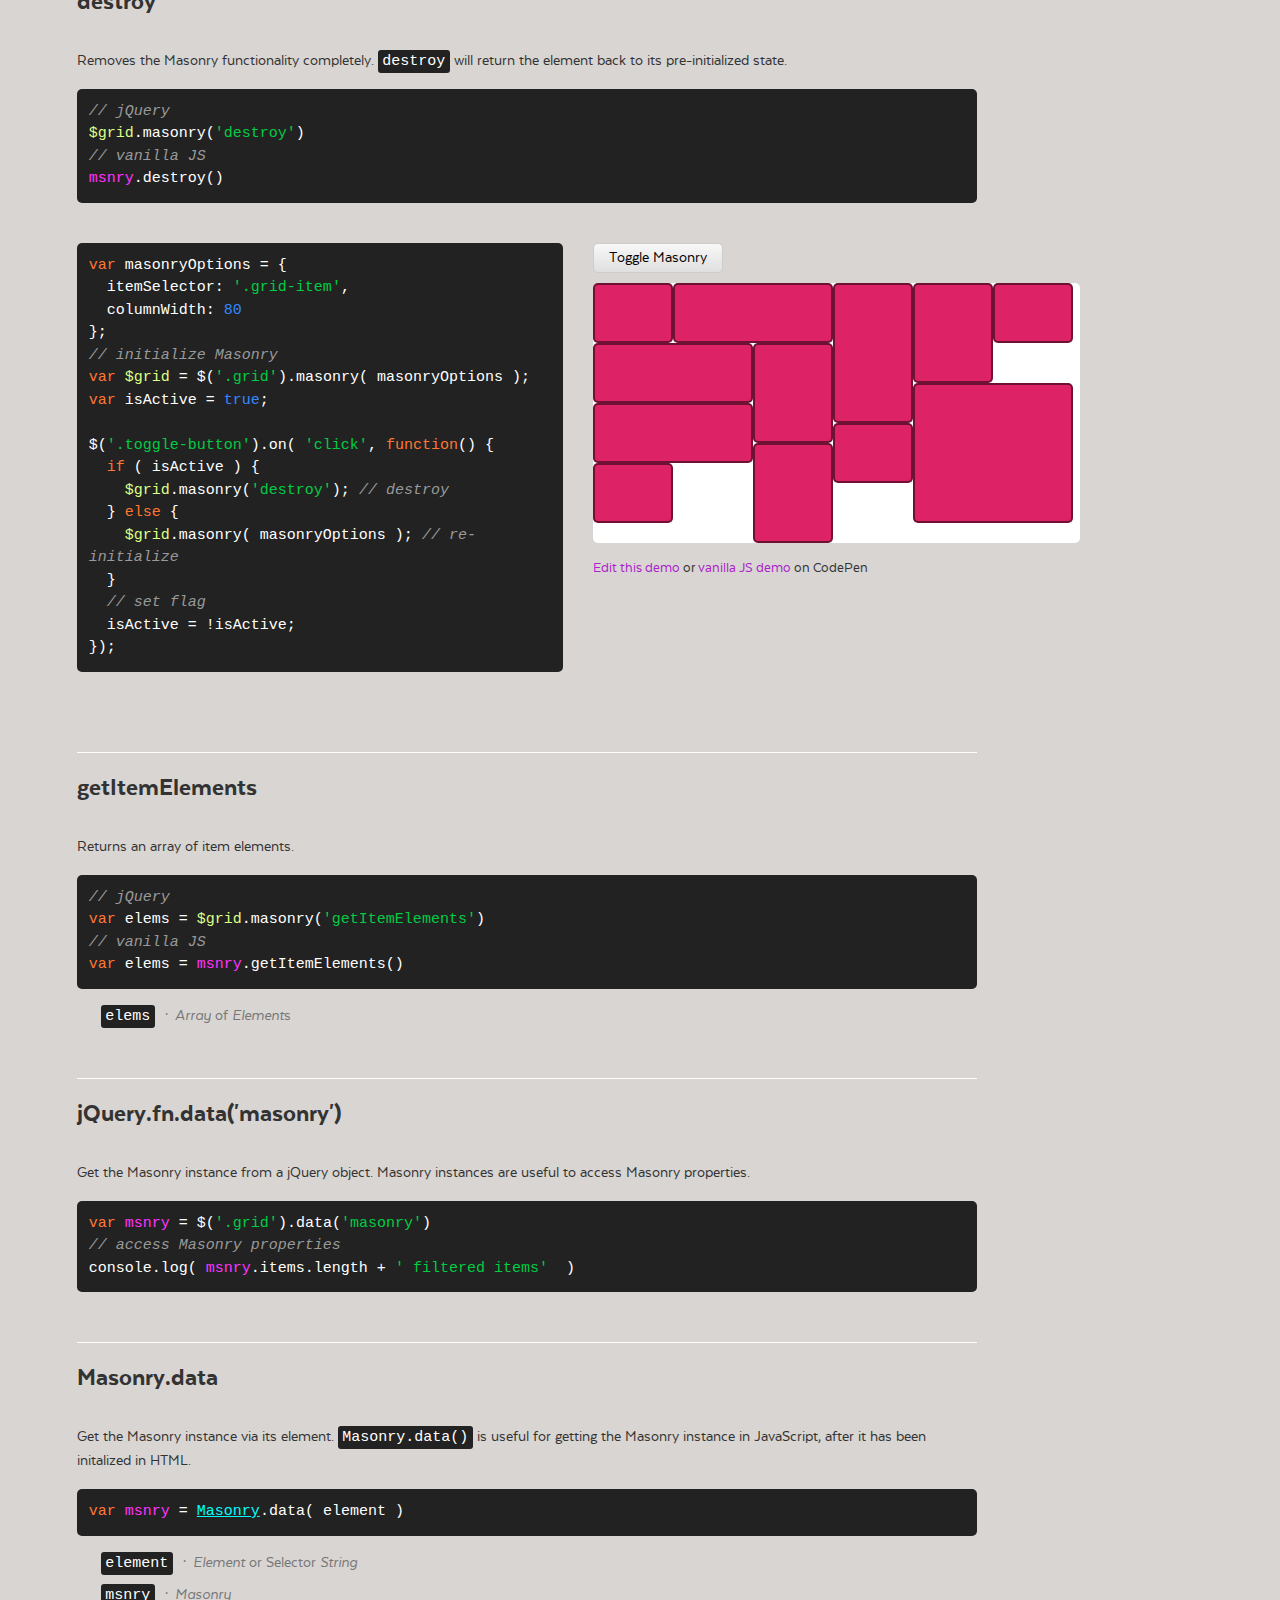
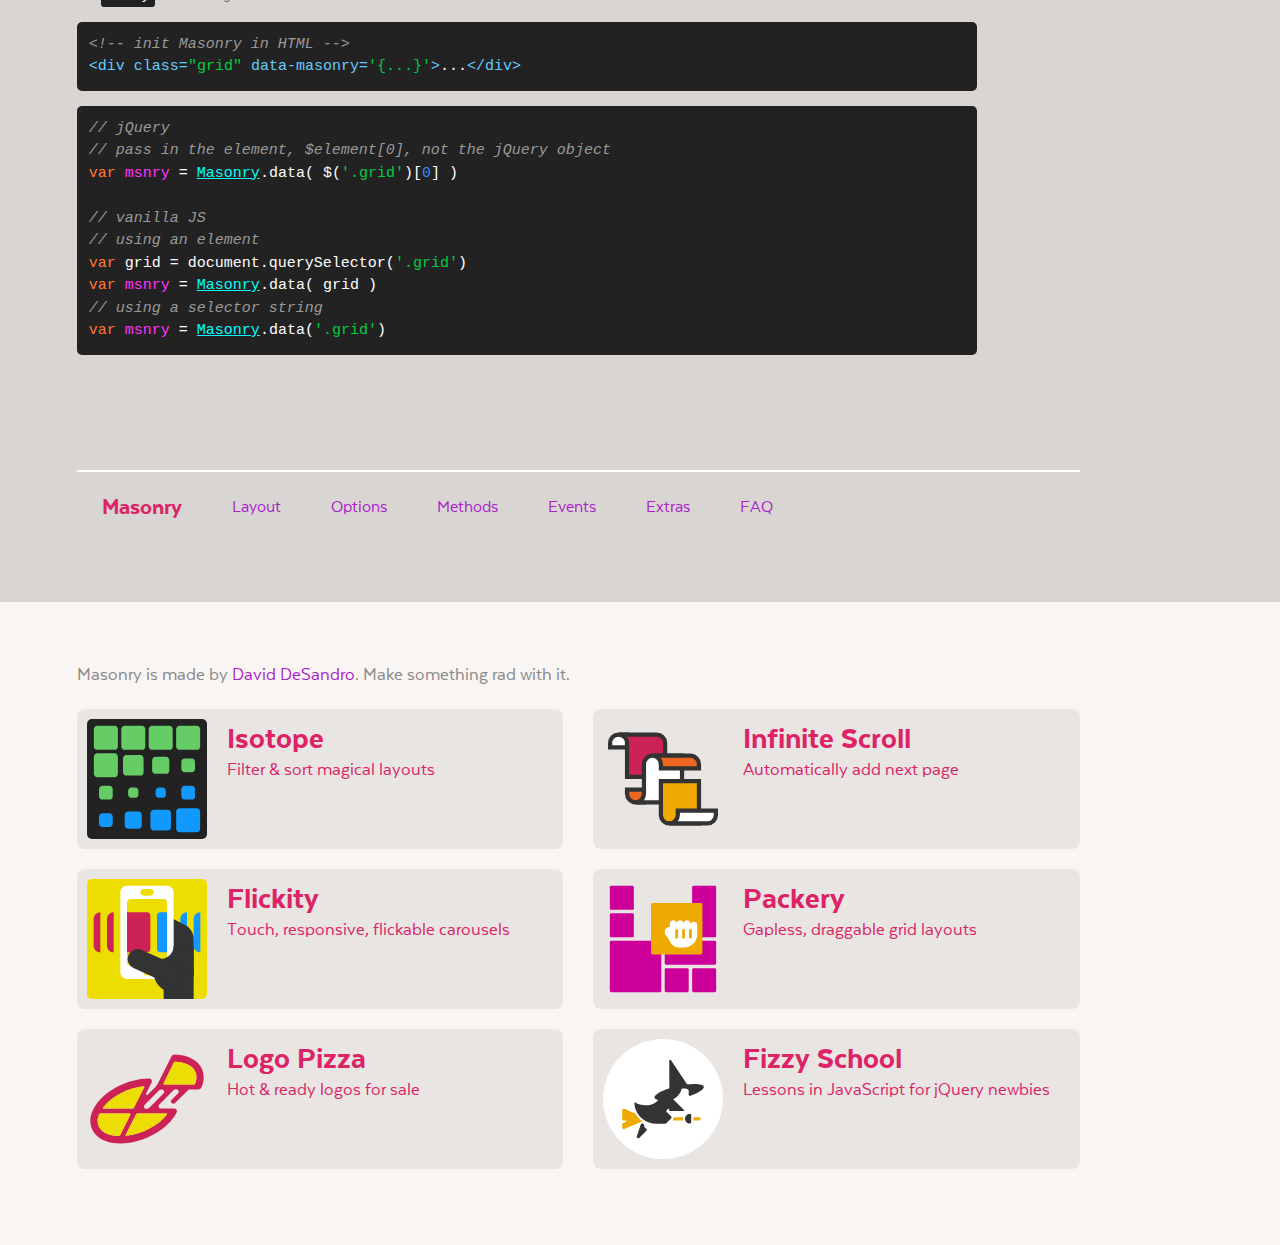
<file: js/masonry-docs/methods.html>
<!doctype html>
<html class="export" lang="en">
<head>
  <meta charset="utf-8">
  <meta http-equiv="X-UA-Compatible" content="IE=edge,chrome=1">
  <meta name="viewport" content="width=device-width">
  <meta name="description" content="Cascading grid layout library">

  <title>Masonry &#xB7; Methods</title>

    <link rel="stylesheet" href="css/masonry-docs.css?3" media="screen">

</head>
<body class="page--" data-page="">


  <div class="site-nav">
    <div class="container">
      <ol class="site-nav__list">
        <li class="site-nav__item site-nav__item--homepage">
          <a href=".">Masonry</a></li>
        <li class="site-nav__item site-nav__item--layout">
          <a href="layout.html">Layout</a></li>
        <li class="site-nav__item site-nav__item--options">
          <a href="options.html">Options</a></li>
        <li class="site-nav__item site-nav__item--methods">
          <a href="methods.html">Methods</a></li>
        <li class="site-nav__item site-nav__item--events">
          <a href="events.html">Events</a></li>
        <li class="site-nav__item site-nav__item--extras">
          <a href="extras.html">Extras</a></li>
        <li class="site-nav__item site-nav__item--faq">
          <a href="faq.html">FAQ</a></li>
      </ol>
    </div>
  </div>


  <div id="content" class="content container">

      <h1>Methods</h1>

    <ul class="page-nav">
<li class="page-nav__item page-nav__item--h2"><a href="#layout">Layout</a></li>
<li class="page-nav__item page-nav__item--h3"><a href="#layout-masonry">layout / .masonry()</a></li>
<li class="page-nav__item page-nav__item--h3"><a href="#layoutitems">layoutItems</a></li>
<li class="page-nav__item page-nav__item--h3"><a href="#stamp">stamp</a></li>
<li class="page-nav__item page-nav__item--h3"><a href="#unstamp">unstamp</a></li>
<li class="page-nav__item page-nav__item--h2"><a href="#adding-removing-items">Adding &amp; removing items</a></li>
<li class="page-nav__item page-nav__item--h3"><a href="#appended">appended</a></li>
<li class="page-nav__item page-nav__item--h3"><a href="#prepended">prepended</a></li>
<li class="page-nav__item page-nav__item--h3"><a href="#additems">addItems</a></li>
<li class="page-nav__item page-nav__item--h3"><a href="#remove">remove</a></li>
<li class="page-nav__item page-nav__item--h2"><a href="#events">Events</a></li>
<li class="page-nav__item page-nav__item--h3"><a href="#on">on</a></li>
<li class="page-nav__item page-nav__item--h3"><a href="#off">off</a></li>
<li class="page-nav__item page-nav__item--h3"><a href="#once">once</a></li>
<li class="page-nav__item page-nav__item--h2"><a href="#utilities">Utilities</a></li>
<li class="page-nav__item page-nav__item--h3"><a href="#reloaditems">reloadItems</a></li>
<li class="page-nav__item page-nav__item--h3"><a href="#destroy">destroy</a></li>
<li class="page-nav__item page-nav__item--h3"><a href="#getitemelements">getItemElements</a></li>
<li class="page-nav__item page-nav__item--h3"><a href="#jquery-fn-data-masonry">jQuery.fn.data(&apos;masonry&apos;)</a></li>
<li class="page-nav__item page-nav__item--h3"><a href="#masonry-data">Masonry.data</a></li>
</ul>


<p>Methods are actions done by Masonry instances.</p>

<p>With jQuery, methods follow the jQuery UI pattern <code>.masonry( <span class="string">&apos;methodName&apos;</span> <span class="comment">/* arguments */</span> )</code>.</p>

<pre><code class="js"><span class="jquery_var">$grid</span>.masonry()
  .append( elem )
  .masonry( <span class="string">&apos;appended&apos;</span>, elem )
  <span class="comment">// layout</span>
  .masonry();
</code></pre>

<div class="call-out">
  <p>jQuery chaining is broken by methods that return values: (i.e. 
    <a href="#getitemelements"><code>getItemElements</code></a>,
    <a href="#getitem"><code>getItem</code></a>,
    <a href="#on"><code>on</code></a>, and
    <a href="#off"><code>off</code></a>).
  </p>
</div>

<p>Vanilla JavaScript methods look like <code>masonry.methodName( <span class="comment">/* arguments */</span> )</code>. Unlike jQuery methods, they cannot be chained together.</p>

<pre><code class="js"><span class="comment">// vanilla JS</span>
<span class="keyword">var</span> <span class="masonry_var">msnry</span> = <span class="keyword">new</span> <span class="masonry_keyword">Masonry</span>( <span class="string">&apos;.grid&apos;</span>, {...});
gridElement.appendChild( elem );
<span class="masonry_var">msnry</span>.appended( elem );
<span class="masonry_var">msnry</span>.layout();
</code></pre>


<h2 id="layout">Layout</h2>


<h3 id="layout-masonry">layout / .masonry()</h3>

<p>Lays out all item elements. <code>layout</code> is useful when an item has changed size, and all items need to be laid out again.</p>

<pre><code class="js"><span class="comment">// jQuery</span>
<span class="jquery_var">$grid</span>.masonry()
<span class="comment">// vanilla JS</span>
<span class="masonry_var">msnry</span>.layout()
</code></pre>

<div class="duo example">
  <div class="duo__cell example__code">
<pre><code class="js"><span class="keyword">var</span> <span class="jquery_var">$grid</span> = $(<span class="string">&apos;.grid&apos;</span>).masonry({
  <span class="attr">columnWidth</span>: <span class="number">80</span>
});
<span class="comment">// change size of item by toggling gigante class</span>
<span class="jquery_var">$grid</span>.on( <span class="string">&apos;click&apos;</span>, <span class="string">&apos;.grid-item&apos;</span>, <span class="function"><span class="keyword">function</span>(<span class="params"></span>) </span>{
  $(<span class="keyword">this</span>).toggleClass(<span class="string">&apos;gigante&apos;</span>);
  <span class="comment">// trigger layout after item size changes</span>
  <span class="jquery_var">$grid</span>.masonry(<span class="string">&apos;layout&apos;</span>);
});
</code></pre>
  </div>
  <div class="duo__cell example__demo" data-js="layout-demo">
    <p class="instruction">Click item to toggle size</p>
  
    <div class="grid grid--clickable">
      <div class="grid-item"></div>
      <div class="grid-item grid-item--width2"></div>
      <div class="grid-item grid-item--height3"></div>
      <div class="grid-item grid-item--height2"></div>
      <div class="grid-item grid-item--width2"></div>
      <div class="grid-item"></div>
      <div class="grid-item grid-item--width2 grid-item--height3"></div>
      <div class="grid-item grid-item--height2"></div>
      <div class="grid-item grid-item--width2"></div>
      <div class="grid-item"></div>
      <div class="grid-item grid-item--height2"></div>
      <div class="grid-item"></div>
    </div>
  
    <p class="edit-demo">
        <a href="https://codepen.io/desandro/pen/JdEyYQ">Edit this demo</a>
        or <a href="https://codepen.io/desandro/pen/vdkJn">vanilla JS demo</a> on CodePen
    </p>
  </div>
</div>


<h3 id="layoutitems">layoutItems</h3>

<p>Lays out specified items.</p>

<pre><code class="js"><span class="comment">// jQuery</span>
<span class="jquery_var">$grid</span>.masonry( <span class="string">&apos;layoutItems&apos;</span>, items, isStill )
<span class="comment">// vanilla JS</span>
<span class="masonry_var">msnry</span>.layoutItems( items, isStill )
</code></pre>

<p class="argument">
  <code class="argument__code">items</code>
  <span class="argument__type"><i>Array</i> of <i>Masonry.Item</i>s</span>
</p>

<p class="argument">
  <code class="argument__code">isStill</code>
  <span class="argument__type"><i>Boolean</i></span>
  <span class="argument__description">Disables transitions</span>
</p>


<h3 id="stamp">stamp</h3>

<p>Stamps elements in the layout. Masonry will lay out item elements <em>around</em> stamped elements.</p>

<pre><code class="js"><span class="comment">// jQuery</span>
<span class="jquery_var">$grid</span>.masonry( <span class="string">&apos;stamp&apos;</span>, elements )
<span class="comment">// vanilla JS</span>
<span class="masonry_var">msnry</span>.stamp( elements )
</code></pre>

<p class="argument">
  <code class="argument__code">elements</code>
  <span class="argument__type">
    <i>Element</i>,
    <i>jQuery</i> Object,
    <i>NodeList</i>, or
    <i>Array</i> of Elements
  </span>
</p>

<p>Set <a href="options.html#itemselector"><code>itemSelector</code></a> so that stamps do not get used as layout items.</p>

<div class="duo example">
  <div class="duo__cell example__code">
<pre><code class="js"><span class="keyword">var</span> <span class="jquery_var">$grid</span> = $(<span class="string">&apos;.grid&apos;</span>).masonry({
  <span class="comment">// specify itemSelector so stamps do get laid out</span>
  itemSelector: <span class="string">&apos;.grid-item&apos;</span>,
  <span class="attr">columnWidth</span>: <span class="number">80</span>
});
<span class="keyword">var</span> $stamp = <span class="jquery_var">$grid</span>.find(<span class="string">&apos;.stamp&apos;</span>);
<span class="keyword">var</span> isStamped = <span class="literal">false</span>;

$(<span class="string">&apos;.stamp-button&apos;</span>).on( <span class="string">&apos;click&apos;</span>, <span class="function"><span class="keyword">function</span>(<span class="params"></span>) </span>{
  <span class="comment">// stamp or unstamp element</span>
  <span class="keyword">if</span> ( isStamped ) {
    <span class="jquery_var">$grid</span>.masonry( <span class="string">&apos;unstamp&apos;</span>, $stamp );
  } <span class="keyword">else</span> {
    <span class="jquery_var">$grid</span>.masonry( <span class="string">&apos;stamp&apos;</span>, $stamp );
  }
  <span class="comment">// trigger layout</span>
  <span class="jquery_var">$grid</span>.masonry(<span class="string">&apos;layout&apos;</span>);
  <span class="comment">// set flag</span>
  isStamped = !isStamped;
});
</code></pre>
  </div>
  <div class="duo__cell example__demo" data-js="stamp-methods-demo">
    <button class="button stamp-button">Toggle stamped</button>
    <div class="grid grid--has-stamp grid--stamp-methods-demo">
      <div class="stamp stamp--stamp-methods-demo"></div>
      <div class="grid-item"></div>
      <div class="grid-item grid-item--width2"></div>
      <div class="grid-item grid-item--height3"></div>
      <div class="grid-item grid-item--height2"></div>
      <div class="grid-item grid-item--width2"></div>
      <div class="grid-item"></div>
      <div class="grid-item grid-item--width2 grid-item--height3"></div>
      <div class="grid-item grid-item--height2"></div>
      <div class="grid-item grid-item--width2"></div>
      <div class="grid-item"></div>
      <div class="grid-item grid-item--height2"></div>
      <div class="grid-item"></div>
    </div>
    <p class="edit-demo">
        <a href="https://codepen.io/desandro/pen/MwJvbq">Edit this demo</a>
        or <a href="https://codepen.io/desandro/pen/wKpjs">vanilla JS demo</a> on CodePen
    </p>
  </div>
</div>


<h3 id="unstamp">unstamp</h3>

<p>Un-stamps elements in the layout, so that Masonry will no longer layout item elements around them. <a href="#stamp">See demo above</a>.</p>

<pre><code class="js"><span class="comment">// jQuery</span>
<span class="jquery_var">$grid</span>.masonry( <span class="string">&apos;unstamp&apos;</span>, elements )
<span class="comment">// vanilla JS</span>
<span class="masonry_var">msnry</span>.unstamp( elements )
</code></pre>

<p class="argument">
  <code class="argument__code">elements</code>
  <span class="argument__type">
    <i>Element</i>,
    <i>jQuery</i> Object,
    <i>NodeList</i>, or
    <i>Array</i> of Elements
  </span>
</p>


<h2 id="adding-removing-items">Adding &amp; removing items</h2>


<h3 id="appended">appended</h3>

<p>Adds and lays out newly appended item elements to the end of the layout.</p>

<pre><code class="js"><span class="comment">// jQuery</span>
<span class="jquery_var">$grid</span>.masonry( <span class="string">&apos;appended&apos;</span>, elements )
<span class="comment">// vanilla JS</span>
<span class="masonry_var">msnry</span>.appended( elements )
</code></pre>

<p class="argument">
  <code class="argument__code">elements</code>
  <span class="argument__type">
    <i>Element</i>,
    <i>jQuery</i> Object,
    <i>NodeList</i>, or
    <i>Array</i> of Elements
  </span>
</p>

<div class="duo example">
  <div class="duo__cell example__code">
<pre><code class="js">$(<span class="string">&apos;.append-button&apos;</span>).on( <span class="string">&apos;click&apos;</span>, <span class="function"><span class="keyword">function</span>(<span class="params"></span>) </span>{
  <span class="comment">// create new item elements</span>
  <span class="keyword">var</span> $items = $(<span class="string">&apos;&lt;div class=&quot;grid-item&quot;&gt;...&lt;/div&gt;&apos;</span>);
  <span class="comment">// append items to grid</span>
  <span class="jquery_var">$grid</span>.append( $items )
    <span class="comment">// add and lay out newly appended items</span>
    .masonry( <span class="string">&apos;appended&apos;</span>, $items );
});
</code></pre>
  </div>
  <div class="duo__cell example__demo" data-js="appended-demo">
    <button class="button append-button">Append items</button>
    <div class="grid">
      <div class="grid-item grid-item--width3"></div>
      <div class="grid-item grid-item--height3"></div>
      <div class="grid-item grid-item--width2"></div>
      <div class="grid-item"></div>
      <div class="grid-item grid-item--height2"></div>
    </div>
    <p class="edit-demo">
        <a href="https://codepen.io/desandro/pen/kwALv">Edit this demo</a>
        or <a href="https://codepen.io/desandro/pen/nhekz">vanilla JS demo</a> on CodePen
    </p>
  </div>
</div>

<p>While jQuery can add an HTML string with <code>.append()</code>, Masonry&apos;s <code>appended</code> cannot. When adding content with jQuery ajax methods like <a href="https://api.jquery.com/jquery.get/"><code>$.get()</code></a> or <a href="https://api.jquery.com/jquery.ajax/"><code>$.ajax()</code></a>, wrap HTML content string in a jQuery object to use it with <code>appended</code>.</p>

<pre><code class="js"><span class="comment">// does not work</span>
$.get( <span class="string">&apos;page2&apos;</span>, <span class="function"><span class="keyword">function</span>(<span class="params"> content </span>) </span>{
  <span class="comment">// HTML string added, but items not added to Masonry</span>
  <span class="jquery_var">$grid</span>.append( content ).masonry( <span class="string">&apos;appended&apos;</span>, content );
});

<span class="comment">// does work</span>
$.get( <span class="string">&apos;page2&apos;</span>, <span class="function"><span class="keyword">function</span>(<span class="params"> content </span>) </span>{
  <span class="comment">// wrap content in jQuery object</span>
  <span class="keyword">var</span> $content = $( content );
  <span class="comment">// add jQuery object</span>
  <span class="jquery_var">$grid</span>.append( $content ).masonry( <span class="string">&apos;appended&apos;</span>, $content );
});
</code></pre>


<h3 id="prepended">prepended</h3>

<p>Adds and lays out newly prepended item elements at the beginning of layout.</p>

<pre><code class="js"><span class="comment">// jQuery</span>
<span class="jquery_var">$grid</span>.masonry( <span class="string">&apos;prepended&apos;</span>, elements )
<span class="comment">// vanilla JS</span>
<span class="masonry_var">msnry</span>.prepended( elements )
</code></pre>

<p class="argument">
  <code class="argument__code">elements</code>
  <span class="argument__type">
    <i>Element</i>,
    <i>jQuery</i> Object,
    <i>NodeList</i>, or
    <i>Array</i> of Elements
  </span>
</p>

<div class="duo example">
  <div class="duo__cell example__code">
<pre><code class="js">$(<span class="string">&apos;.prepend-button&apos;</span>).on( <span class="string">&apos;click&apos;</span>, <span class="function"><span class="keyword">function</span>(<span class="params"></span>) </span>{
  <span class="comment">// create new item elements</span>
  <span class="keyword">var</span> $items = $(<span class="string">&apos;&lt;div class=&quot;grid-item&quot;&gt;...&lt;/div&gt;&apos;</span>);
  <span class="comment">// prepend items to grid</span>
  <span class="jquery_var">$grid</span>.prepend( $items )
    <span class="comment">// add and lay out newly prepended items</span>
    .masonry( <span class="string">&apos;prepended&apos;</span>, $items );
});
</code></pre>
  </div>
  <div class="duo__cell example__demo" data-js="prepended-demo">
    <button class="button prepend-button">Prepend items</button>
    <div class="grid">
      <div class="grid-item grid-item--width3"></div>
      <div class="grid-item grid-item--height3"></div>
      <div class="grid-item grid-item--width2"></div>
      <div class="grid-item"></div>
      <div class="grid-item grid-item--height2"></div>
    </div>
    <p class="edit-demo">
        <a href="https://codepen.io/desandro/pen/vilFn">Edit this demo</a>
        or <a href="https://codepen.io/desandro/pen/rVjgrL">vanilla JS demo</a> on CodePen
    </p>
  </div>
</div>


<h3 id="additems">addItems</h3>

<p>Adds item elements to the Masonry instance. <code>addItems</code> does not lay out items like <a href="#appended"><code>appended</code></a> or <a href="#prepended"><code>prepended</code></a>.</p>

<pre><code class="js"><span class="comment">// jQuery</span>
<span class="jquery_var">$grid</span>.masonry( <span class="string">&apos;addItems&apos;</span>, elements )
<span class="comment">// vanilla JS</span>
<span class="masonry_var">msnry</span>.addItems( elements )
</code></pre>

<p class="argument">
  <code class="argument__code">elements</code>
  <span class="argument__type">
    <i>Element</i>,
    <i>jQuery</i> Object,
    <i>NodeList</i>, or
    <i>Array</i> of Elements
  </span>
</p>


<h3 id="remove">remove</h3>

<pre><code class="js"><span class="comment">// jQuery</span>
<span class="jquery_var">$grid</span>.masonry( <span class="string">&apos;remove&apos;</span>, elements )
<span class="comment">// vanilla JS</span>
<span class="masonry_var">msnry</span>.remove( elements )
</code></pre>

<p>Removes elements from the Masonry instance and DOM.</p>

<p class="argument">
  <code class="argument__code">elements</code>
  <span class="argument__type">
    <i>Element</i>,
    <i>jQuery</i> Object,
    <i>NodeList</i>, or
    <i>Array</i> of Elements
  </span>
</p>

<div class="duo example">
  <div class="duo__cell example__code">
<pre><code class="js"><span class="jquery_var">$grid</span>.on( <span class="string">&apos;click&apos;</span>, <span class="string">&apos;.grid-item&apos;</span>, <span class="function"><span class="keyword">function</span>(<span class="params"></span>) </span>{
  <span class="comment">// remove clicked element</span>
  <span class="jquery_var">$grid</span>.masonry( <span class="string">&apos;remove&apos;</span>, <span class="keyword">this</span> )
    <span class="comment">// layout remaining item elements</span>
    .masonry(<span class="string">&apos;layout&apos;</span>);
});
</code></pre>
  </div>
  <div class="duo__cell example__demo" data-js="remove-demo">
    <p class="instruction">Click items to remove</p>
    <div class="grid grid--clickable">
      <div class="grid-item"></div>
      <div class="grid-item grid-item--width2"></div>
      <div class="grid-item grid-item--height3"></div>
      <div class="grid-item grid-item--height2"></div>
      <div class="grid-item grid-item--width2"></div>
      <div class="grid-item"></div>
      <div class="grid-item grid-item--width2 grid-item--height3"></div>
      <div class="grid-item grid-item--height2"></div>
      <div class="grid-item grid-item--width2"></div>
      <div class="grid-item"></div>
      <div class="grid-item grid-item--height2"></div>
      <div class="grid-item"></div>
    </div>
    <p class="edit-demo">
        <a href="https://codepen.io/desandro/pen/aOprQW">Edit this demo</a>
        or <a href="https://codepen.io/desandro/pen/IBJeq">vanilla JS demo</a> on CodePen
    </p>
  </div>
</div>


<h2 id="events">Events</h2>


<h3 id="on">on</h3>

<p>Adds a <a href="events.html">Masonry event</a> listener.</p>

<pre><code class="js"><span class="comment">// jQuery</span>
<span class="keyword">var</span> <span class="masonry_var">msnry</span> = <span class="jquery_var">$grid</span>.masonry( <span class="string">&apos;on&apos;</span>, eventName, listener )
<span class="comment">// vanilla JS</span>
<span class="masonry_var">msnry</span>.on( eventName, listener )
</code></pre>

<p class="argument">
  <code class="argument__code">eventName</code>
  <span class="argument__type"><i>String</i></span>
  <span class="argument__description">Name of a <a href="events.html">Masonry event</a></span>
</p>

<p class="argument">
  <code class="argument__code">listener</code>
  <span class="argument__type"><i>Function</i></span>
</p>


<h3 id="off">off</h3>

<p>Removes a <a href="events.html">Masonry event</a> listener.</p>

<pre><code class="js"><span class="comment">// jQuery</span>
<span class="keyword">var</span> <span class="masonry_var">msnry</span> = <span class="jquery_var">$grid</span>.masonry( <span class="string">&apos;off&apos;</span>, eventName, listener )
<span class="comment">// vanilla JS</span>
<span class="masonry_var">msnry</span>.off( eventName, listener )
</code></pre>

<p class="argument">
  <code class="argument__code">eventName</code>
  <span class="argument__type"><i>String</i></span>
  <span class="argument__description">Name of a <a href="events.html">Masonry event</a></span>
</p>

<p class="argument">
  <code class="argument__code">listener</code>
  <span class="argument__type"><i>Function</i></span>
</p>


<h3 id="once">once</h3>

<p>Adds a <a href="events.html">Masonry event</a> listener to be triggered just once.</p>

<pre><code class="js"><span class="comment">// jQuery</span>
<span class="keyword">var</span> <span class="masonry_var">msnry</span> = <span class="jquery_var">$grid</span>.masonry( <span class="string">&apos;once&apos;</span>, eventName, listener )
<span class="comment">// vanilla JS</span>
<span class="masonry_var">msnry</span>.once( eventName, listener )
</code></pre>

<p class="argument">
  <code class="argument__code">eventName</code>
  <span class="argument__type"><i>String</i></span>
  <span class="argument__description">Name of a <a href="events.html">Masonry event</a></span>
</p>

<p class="argument">
  <code class="argument__code">listener</code>
  <span class="argument__type"><i>Function</i></span>
</p>

<pre><code class="js"><span class="jquery_var">$grid</span>.masonry( <span class="string">&apos;once&apos;</span>, <span class="string">&apos;layoutComplete&apos;</span>, <span class="function"><span class="keyword">function</span>(<span class="params"></span>) </span>{
  <span class="built_in">console</span>.log(<span class="string">&apos;layout is complete, just once&apos;</span>);
})
</code></pre>


<h2 id="utilities">Utilities</h2>


<h3 id="reloaditems">reloadItems</h3>

<p>Recollects all item elements.</p>

<p>For frameworks like Angular and React, <code>reloadItems</code> may be useful to apply changes to the DOM to Masonry.</p>

<pre><code class="js"><span class="comment">// jQuery</span>
<span class="jquery_var">$grid</span>.masonry(<span class="string">&apos;reloadItems&apos;</span>)
<span class="comment">// vanilla JS</span>
<span class="masonry_var">msnry</span>.reloadItems()
</code></pre>


<h3 id="destroy">destroy</h3>

<p>Removes the Masonry functionality completely. <code>destroy</code> will return the element back to its pre-initialized state.</p>

<pre><code class="js"><span class="comment">// jQuery</span>
<span class="jquery_var">$grid</span>.masonry(<span class="string">&apos;destroy&apos;</span>)
<span class="comment">// vanilla JS</span>
<span class="masonry_var">msnry</span>.destroy()
</code></pre>

<div class="duo example">
  <div class="duo__cell example__code">
<pre><code class="js"><span class="keyword">var</span> masonryOptions = {
  <span class="attr">itemSelector</span>: <span class="string">&apos;.grid-item&apos;</span>,
  <span class="attr">columnWidth</span>: <span class="number">80</span>
};
<span class="comment">// initialize Masonry</span>
<span class="keyword">var</span> <span class="jquery_var">$grid</span> = $(<span class="string">&apos;.grid&apos;</span>).masonry( masonryOptions );
<span class="keyword">var</span> isActive = <span class="literal">true</span>;

$(<span class="string">&apos;.toggle-button&apos;</span>).on( <span class="string">&apos;click&apos;</span>, <span class="function"><span class="keyword">function</span>(<span class="params"></span>) </span>{
  <span class="keyword">if</span> ( isActive ) {
    <span class="jquery_var">$grid</span>.masonry(<span class="string">&apos;destroy&apos;</span>); <span class="comment">// destroy</span>
  } <span class="keyword">else</span> {
    <span class="jquery_var">$grid</span>.masonry( masonryOptions ); <span class="comment">// re-initialize</span>
  }
  <span class="comment">// set flag</span>
  isActive = !isActive;
});
</code></pre>
  </div>
  <div class="duo__cell example__demo" data-js="destroy-demo">
    <button class="button toggle-button">Toggle Masonry</button>
    <div class="grid">
      <div class="grid-item"></div>
      <div class="grid-item grid-item--width2"></div>
      <div class="grid-item grid-item--height3"></div>
      <div class="grid-item grid-item--height2"></div>
      <div class="grid-item grid-item--width2"></div>
      <div class="grid-item"></div>
      <div class="grid-item grid-item--width2 grid-item--height3"></div>
      <div class="grid-item grid-item--height2"></div>
      <div class="grid-item grid-item--width2"></div>
      <div class="grid-item"></div>
      <div class="grid-item grid-item--height2"></div>
      <div class="grid-item"></div>
    </div>
    <p class="edit-demo">
        <a href="https://codepen.io/desandro/pen/jPyoRE">Edit this demo</a>
        or <a href="https://codepen.io/desandro/pen/EogCw">vanilla JS demo</a> on CodePen
    </p>
  </div>
</div>


<h3 id="getitemelements">getItemElements</h3>

<p>Returns an array of item elements.</p>

<pre><code class="js"><span class="comment">// jQuery</span>
<span class="keyword">var</span> elems = <span class="jquery_var">$grid</span>.masonry(<span class="string">&apos;getItemElements&apos;</span>)
<span class="comment">// vanilla JS</span>
<span class="keyword">var</span> elems = <span class="masonry_var">msnry</span>.getItemElements()
</code></pre>

<p class="argument">
  <code class="argument__code">elems</code>
  <span class="argument__type"><i>Array</i> of <i>Element</i>s</span>
</p>


<h3 id="jquery-fn-data-masonry">jQuery.fn.data(&apos;masonry&apos;)</h3>

<p>Get the Masonry instance from a jQuery object. Masonry instances are useful to access Masonry properties.</p>

<pre><code class="js"><span class="keyword">var</span> <span class="masonry_var">msnry</span> = $(<span class="string">&apos;.grid&apos;</span>).data(<span class="string">&apos;masonry&apos;</span>)
<span class="comment">// access Masonry properties</span>
<span class="built_in">console</span>.log( <span class="masonry_var">msnry</span>.items.length + <span class="string">&apos; filtered items&apos;</span>  )
</code></pre>


<h3 id="masonry-data">Masonry.data</h3>

<p>Get the Masonry instance via its element. <code>Masonry.data()</code> is useful for getting the Masonry instance in JavaScript, after it has been initalized in HTML.</p>

<pre><code class="js"><span class="keyword">var</span> <span class="masonry_var">msnry</span> = <span class="masonry_keyword">Masonry</span>.data( element )
</code></pre>

<p class="argument">
  <code class="argument__code">element</code>
  <span class="argument__type"><i>Element</i> or Selector <i>String</i></span>
</p>

<p class="argument">
  <code class="argument__code">msnry</code>
  <span class="argument__type"><i>Masonry</i></span>
</p>

<pre><code class="html"><span class="comment">&lt;!-- init Masonry in HTML --&gt;</span>
<span class="tag">&lt;<span class="name">div</span> <span class="attr">class</span>=<span class="string">&quot;grid&quot;</span> <span class="attr">data-masonry</span>=<span class="string">&apos;{...}&apos;</span>&gt;</span>...<span class="tag">&lt;/<span class="name">div</span>&gt;</span>
</code></pre>

<pre><code class="js"><span class="comment">// jQuery</span>
<span class="comment">// pass in the element, $element[0], not the jQuery object</span>
<span class="keyword">var</span> <span class="masonry_var">msnry</span> = <span class="masonry_keyword">Masonry</span>.data( $(<span class="string">&apos;.grid&apos;</span>)[<span class="number">0</span>] )

<span class="comment">// vanilla JS</span>
<span class="comment">// using an element</span>
<span class="keyword">var</span> grid = <span class="built_in">document</span>.querySelector(<span class="string">&apos;.grid&apos;</span>)
<span class="keyword">var</span> <span class="masonry_var">msnry</span> = <span class="masonry_keyword">Masonry</span>.data( grid )
<span class="comment">// using a selector string</span>
<span class="keyword">var</span> <span class="masonry_var">msnry</span> = <span class="masonry_keyword">Masonry</span>.data(<span class="string">&apos;.grid&apos;</span>)
</code></pre>



  </div>

  <div class="site-nav">
    <div class="container">
      <ol class="site-nav__list">
        <li class="site-nav__item site-nav__item--homepage">
          <a href=".">Masonry</a></li>
        <li class="site-nav__item site-nav__item--layout">
          <a href="layout.html">Layout</a></li>
        <li class="site-nav__item site-nav__item--options">
          <a href="options.html">Options</a></li>
        <li class="site-nav__item site-nav__item--methods">
          <a href="methods.html">Methods</a></li>
        <li class="site-nav__item site-nav__item--events">
          <a href="events.html">Events</a></li>
        <li class="site-nav__item site-nav__item--extras">
          <a href="extras.html">Extras</a></li>
        <li class="site-nav__item site-nav__item--faq">
          <a href="faq.html">FAQ</a></li>
      </ol>
    </div>
  </div>

  <div class="site-footer">
    <div class="container">
  
      <p class="site-footer__copy">
        Masonry is made by <a href="https://desandro.com">David DeSandro</a>.
        Make something rad with it.
      </p>
  
      <div class="showcase">
      
        <ul class="showcase-item-list">
            <li class="showcase-item">
              <a class="showcase-item__link" href="https://isotope.metafizzy.co">
                <div class="showcase-item__image">
                    <svg class="isotope-illo" xmlns="http://www.w3.org/2000/svg" viewbox="0 0 350 350" width="100" height="100">
                      <path class="isotope-illo__color1" fill="#6C6" d="M80 170H30c-6 0-10-5-10-10v-50c0-6 5-10 10-10h50c6 0 10 5 10 10v50C90 166 86 170 80 170z"/>
                      <path class="isotope-illo__color1" fill="#6C6" d="M80 90H30c-6 0-10-5-10-10V30c0-6 5-10 10-10h50c6 0 10 5 10 10v50C90 86 86 90 80 90z"/>
                      <path class="isotope-illo__color1" fill="#6C6" d="M160 90h-50c-6 0-10-5-10-10V30c0-6 5-10 10-10h50c6 0 10 5 10 10v50C170 86 166 90 160 90z"/>
                      <path class="isotope-illo__color1" fill="#6C6" d="M240 90h-50c-6 0-10-5-10-10V30c0-6 5-10 10-10h50c6 0 10 5 10 10v50C250 86 246 90 240 90z"/>
                      <path class="isotope-illo__color1" fill="#6C6" d="M320 90h-50c-6 0-10-5-10-10V30c0-6 5-10 10-10h50c6 0 10 5 10 10v50C330 86 326 90 320 90z"/>
                      <path class="isotope-illo__color1" fill="#6C6" d="M155 165h-40c-6 0-10-5-10-10v-40c0-6 5-10 10-10h40c6 0 10 5 10 10v40 C165 161 161 165 155 165z"/>
                      <path class="isotope-illo__color1" fill="#6C6" d="M230 160h-30c-6 0-10-5-10-10v-30c0-6 5-10 10-10h30c6 0 10 5 10 10v30 C240 156 236 160 230 160z"/>
                      <path class="isotope-illo__color1" fill="#6C6" d="M305 155h-20c-6 0-10-5-10-10v-20c0-6 5-10 10-10h20c6 0 10 5 10 10v20 C315 151 311 155 305 155z"/>
                      <path class="isotope-illo__color1" fill="#6C6" d="M65 235H45c-6 0-10-5-10-10v-20c0-6 5-10 10-10h20c6 0 10 5 10 10v20C75 231 71 235 65 235z"/>
                      <path class="isotope-illo__color1" fill="#6C6" d="M140 230h-10c-6 0-10-5-10-10v-10c0-6 5-10 10-10h10c6 0 10 5 10 10v10 C150 226 146 230 140 230z"/>
                      <path class="isotope-illo__color2" fill="#19F" d="M305 235h-20c-6 0-10-5-10-10v-20c0-6 5-10 10-10h20c6 0 10 5 10 10v20 C315 231 311 235 305 235z"/>
                      <path class="isotope-illo__color2" fill="#19F" d="M65 315H45c-6 0-10-5-10-10v-20c0-6 5-10 10-10h20c6 0 10 5 10 10v20C75 311 71 315 65 315z"/>
                      <path class="isotope-illo__color2" fill="#19F" d="M150 320h-30c-6 0-10-5-10-10v-30c0-6 5-10 10-10h30c6 0 10 5 10 10v30 C160 316 156 320 150 320z"/>
                      <path class="isotope-illo__color2" fill="#19F" d="M220 230h-10c-6 0-10-5-10-10v-10c0-6 5-10 10-10h10c6 0 10 5 10 10v10 C230 226 226 230 220 230z"/>
                      <path class="isotope-illo__color2" fill="#19F" d="M235 325h-40c-6 0-10-5-10-10v-40c0-6 5-10 10-10h40c6 0 10 5 10 10v40 C245 321 241 325 235 325z"/>
                      <path class="isotope-illo__color2" fill="#19F" d="M320 330h-50c-6 0-10-5-10-10v-50c0-6 5-10 10-10h50c6 0 10 5 10 10v50 C330 326 326 330 320 330z"/>
                    </svg>
                </div>
                <div class="showcase-item__text">
                  <h3 class="showcase-item__title">Isotope</h3>
                  <p class="showcase-item__description">Filter &amp; sort magical layouts</p>
                </div>
              </a>
            </li>
      
            <li class="showcase-item">
              <a class="showcase-item__link" href="https://infinite-scroll.com">
                <div class="showcase-item__image">
                    <svg class="infinite-scroll-illo" xmlns="http://www.w3.org/2000/svg" viewbox="0 0 520 520" width="200" height="200">
                      <path class="infinite-scroll-illo__page infinite-scroll-illo__page--back" d="M90,110H10V90c0-22,18-40,40-40h40V110z"/>
                      <path class="infinite-scroll-illo__page infinite-scroll-illo__page--front1" d="M270,90L270,90c0-22-18-40-40-40h0H50h0c22,0,40,18,40,40v0v0v160h180V90z"/>
                      <path class="infinite-scroll-illo__page infinite-scroll-illo__page--front2" d="M170,330v-20H90v20v0c0,22,18,40,40,40h0h40V330z"/>
                      <path class="infinite-scroll-illo__page infinite-scroll-illo__page--back" d="M350,150H210c-22,0-40,18-40,40v140v0c0,22-18,40-40,40h0h220V150z"/>
                      <path class="infinite-scroll-illo__page infinite-scroll-illo__page--front3" d="M430,470V270H250v160c0,22,18,40,40,40H430z"/>
                      <path class="infinite-scroll-illo__page infinite-scroll-illo__page--front2" d="M250,190v20h180v-20c0-22-18-40-40-40H210h0C232,150,250,168,250,190L250,190z"/>
                      <path class="infinite-scroll-illo__page infinite-scroll-illo__page--back" d="M330,410v20v0c0,22-18,40-40,40h0h180c22,0,40-18,40-40v-20H330z"/>
                    </svg>
                </div>
                <div class="showcase-item__text">
                  <h3 class="showcase-item__title">Infinite Scroll</h3>
                  <p class="showcase-item__description">Automatically add next page</p>
                </div>
              </a>
            </li>
      
            <li class="showcase-item">
              <a class="showcase-item__link" href="https://flickity.metafizzy.co">
                <div class="showcase-item__image">
                    <svg class="flickity-illo" xmlns="http://www.w3.org/2000/svg" viewbox="0 0 360 360" width="100" height="100">
                      <path class="flickity-illo__color1" fill="#19F" d="M300 220L300 220c-11 0-20-9-20-20v-80c0-11 9-20 20-20h0V220z"/>
                      <path class="flickity-illo__color1" fill="#19F" d="M340 220L340 220c-11 0-20-9-20-20v-80c0-11 9-20 20-20h0V220z"/>
                      <path class="flickity-illo__color2" fill="#333" d="M320 290V180c0-18-10-35-27-43L240 110v180H320z"/>
                      <path class="flickity-illo__color3" fill="white" d="M240 300H120c-11 0-20-9-20-20V40c0-11 9-20 20-20h120c11 0 20 9 20 20v240C260 291 251 300 240 300z"/>
                      <path class="flickity-illo__color4" fill="#ED0" d="M230 260H130c-6 0-10-5-10-10V70c0-6 5-10 10-10h100c6 0 10 5 10 10v180 C240 256 236 260 230 260z"/>
                      <path class="flickity-illo__color2" fill="#333" d="M260 200h60v81c0 32-26 59-59 59h0c-34 0-61-27-61-61V240h20 C242 240 260 222 260 200L260 200z"/>
                      <path class="flickity-illo__color5" fill="#C25" d="M180 220h-60V100h60c6 0 10 5 10 10v100C190 216 186 220 180 220z"/>
                      <path class="flickity-illo__color1" fill="#19F" d="M240 220h-20c-6 0-10-5-10-10V110c0-6 5-10 10-10h20V220z"/>
                      <rect class="flickity-illo__color2" fill="#333" x="230" y="280" width="90" height="80"/>
                      <circle class="flickity-illo__color4" fill="#ED0" cx="180" cy="280" r="10"/>
                      <line class="flickity-illo__thumb" stroke="#333" stroke-width="60" stroke-linecap="round" x1="262" y1="290" x2="152" y2="240"/>
                      <path class="flickity-illo__color4" fill="#ED0" d="M190 50h-20c-6 0-10-5-10-10v0c0-6 5-10 10-10h20c6 0 10 5 10 10v0C200 46 196 50 190 50z"/>
                      <path class="flickity-illo__color5" fill="#C25" d="M80 220L80 220c-11 0-20-9-20-20v-80c0-11 9-20 20-20h0V220z"/>
                      <path class="flickity-illo__color5" fill="#C25" d="M40 220L40 220c-11 0-20-9-20-20v-80c0-11 9-20 20-20h0V220z"/>
                    </svg>
                </div>
                <div class="showcase-item__text">
                  <h3 class="showcase-item__title">Flickity</h3>
                  <p class="showcase-item__description">Touch, responsive, flickable carousels</p>
                </div>
              </a>
            </li>
      
            <li class="showcase-item">
              <a class="showcase-item__link" href="https://packery.metafizzy.co">
                <div class="showcase-item__image">
                    <svg class="packery-illo" xmlns="http://www.w3.org/2000/svg" viewbox="0 0 700 700" width="100" height="100">
                      <path class="packery-illo__item" fill="#C09" d="M172 180H48c-4 0-8-4-8-8V48c0-4 4-8 8-8h124c4 0 8 4 8 8v124C180 176 176 180 172 180z"/>
                      <path class="packery-illo__item" fill="#C09" d="M172 340H48c-4 0-8-4-8-8V208c0-4 4-8 8-8h124c4 0 8 4 8 8v124C180 336 176 340 172 340z"/>
                      <path class="packery-illo__item" fill="#C09" d="M492 660H368c-4 0-8-4-8-8V528c0-4 4-8 8-8h124c4 0 8 4 8 8v124C500 656 496 660 492 660z"/>
                      <path class="packery-illo__item" fill="#C09" d="M652 660H528c-4 0-8-4-8-8V528c0-4 4-8 8-8h124c4 0 8 4 8 8v124C660 656 656 660 652 660z"/>
                      <path class="packery-illo__item" fill="#C09" d="M652 500H368c-4 0-8-4-8-8V368c0-4 4-8 8-8h284c4 0 8 4 8 8v124C660 496 656 500 652 500z"/>
                      <path class="packery-illo__item" fill="#C09" d="M332 660H48c-4 0-8-4-8-8V368c0-4 4-8 8-8h284c4 0 8 4 8 8v284C340 656 336 660 332 660z"/>
                      <path class="packery-illo__item" fill="#C09" d="M652 340H528c-4 0-8-4-8-8V48c0-4 4-8 8-8h124c4 0 8 4 8 8v284C660 336 656 340 652 340z"/>
                      <path class="packery-illo__draggie" fill="#EA0" d="M572 440H288c-4 0-8-4-8-8V148c0-4 4-8 8-8h284c4 0 8 4 8 8v284C580 436 576 440 572 440z"/>
                      <g>
                        <path class="packery-illo__hand" fill="white" d="M530 250c-11 0-20 9-20 20v-10c0-11-9-20-20-20s-20 9-20 20c0-11-9-20-20-20s-20 9-20 20c0-11-9-20-20-20
                          s-20 9-20 20v20c-17 0-30 13-30 30c0 11 6 20 14 25l19 35c10 18 30 30 51 30h28
                          c43 0 78-35 78-78V270C550 259 541 250 530 250z"/>
                        <line class="packery-illo__hand-line" stroke="#EA0" fill="none" stroke-width="16" stroke-linecap="round" x1="430" y1="300" x2="430" y2="340"/>
                        <line class="packery-illo__hand-line" stroke="#EA0" fill="none" stroke-width="16" stroke-linecap="round" x1="470" y1="300" x2="470" y2="340"/>
                        <line class="packery-illo__hand-line" stroke="#EA0" fill="none" stroke-width="16" stroke-linecap="round" x1="510" y1="300" x2="510" y2="340"/>
                      </g>
                    </svg>
                </div>
                <div class="showcase-item__text">
                  <h3 class="showcase-item__title">Packery</h3>
                  <p class="showcase-item__description">Gapless, draggable grid layouts</p>
                </div>
              </a>
            </li>
      
            <li class="showcase-item">
              <a class="showcase-item__link" href="http://logo.pizza">
                <div class="showcase-item__image">
                    <svg class="logo-pizza-illo" xmlns="http://www.w3.org/2000/svg" viewbox="0 0 700 700" width="100" height="100">
                      <path class="logo-pizza-illo__outline" fill="#C25" d="M513 91c-9-0-17 5-21 12l-80 160c-3 5-6 10-11 15l-47 47
                        c-5 5-12-1-9-7l32-64c5-11-2-23-14-23h-0c-121 0-268 70-327 180
                        C-9 497 35 609 196 609c138 0 279-85 327-180v0c5-11-2-23-14-23h-77c-13 0-19-15-10-24
                        l81-81c5-5 11-8 18-8l0 0c13 0 19 15 10 24L494 354c-6 6-6 14 0 20c3 3 6 4 10 4
                        c4 0 7-1 10-4l80-80h53c9 0 17-5 21-13C707 190 656 97 513 91z M334 281l-59 117
                        c-2 5-7 8-13 8H97c-4 0-6-4-3-7c49-64 143-114 236-124C333 275 335 278 334 281z
                         M70 441c2-4 6-7 10-7h168c4 0 7 4 5 8l-59 118c-2 4-6 6-11 6
                        C106 565 38 521 70 441z M466 441c-49 64-143 114-236 124c-3 0-6-3-4-6l59-117
                        c2-5 7-8 13-8h166C466 434 468 438 466 441z M446 318l-81 81c-5 5-11 8-18 8l0 0
                        c-13 0-19-15-10-24l81-81c5-5 11-8 18-8l0 0C449 294 455 309 446 318z M447 258L506 139
                        c2-4 6-7 11-6c101 7 140 60 114 126c-2 4-6 7-10 7H452C448 266 445 262 447 258z"/>
                      <path class="logo-pizza-illo__slice" fill="#ED0" d="M334 281l-59 117c-2 5-7 8-13 8H97c-4 0-6-4-3-7
                        c49-64 143-114 236-124C333 275 335 278 334 281z"/>
                      <path class="logo-pizza-illo__slice" fill="#ED0" d="M70 441c2-4 6-7 10-7h168c4 0 7 4 5 8l-59 118c-2 4-6 6-11 6
                        C106 565 38 521 70 441z"/>
                      <path class="logo-pizza-illo__slice" fill="#ED0" d="M466 441c-49 64-143 114-236 124c-3 0-6-3-4-6l59-117
                        c2-5 7-8 13-8h166C466 434 468 438 466 441z"/>
                      <path class="logo-pizza-illo__slice" fill="#ED0" d="M447 258L506 139c2-4 6-7 11-6c101 7 140 60 114 126c-2 4-6 7-10 7H452
                        C448 266 445 262 447 258z"/>
                    </svg>
                </div>
                <div class="showcase-item__text">
                  <h3 class="showcase-item__title">Logo Pizza</h3>
                  <p class="showcase-item__description">Hot &amp; ready logos for sale</p>
                </div>
              </a>
            </li>
      
            <li class="showcase-item">
              <a class="showcase-item__link" href="http://fizzy.school">
                <div class="showcase-item__image">
                    <svg class="witchie-logo" xmlns="http://www.w3.org/2000/svg" viewbox="0 0 1000 1000" width="200" height="200">
                      <circle class="witchie-logo__moon" fill="white" cx="500" cy="500" r="500"/>
                      <path class="witchie-logo__broom" fill="#EA0" d="M582 675a35 35 0 0 0 8-20 3 3 0 0 1 3-2h71a3 3 0 0 1 3 3 59 59 0 0 0 0 20 3 3 0 0 1-3 3h-79A3 3 0 0 1 582 675Zm219 4a13 13 0 0 0 13-14c-1-7-7-12-14-12h-44a3 3 0 0 0-3 3v21a3 3 0 0 0 3 3ZM299 660a203 203 0 0 1-27-36 8 8 0 0 0-4-3L178 582a13 13 0 0 0-18 12v77a8 8 0 0 0 8 8h22a5 5 0 0 1 2 10L164 703a8 8 0 0 0-4 7v28a13 13 0 0 0 18 12l146-63a3 3 0 0 0 1-5A197 197 0 0 1 299 660Z"/>
                      <path class="witchie-logo__dress" fill="#333" d="M326 705h4a13 13 0 0 1 13 13v8a13 13 0 0 0 4 9l13 13a13 13 0 0 1 0 19l-56 56c-10 10-26-0-22-13L314 714A13 13 0 0 1 326 705Zm397-79c-27 0-47 26-37 54 3 7 11 16 17 19a42 42 0 0 0 19 5 38 38 0 0 0 7-1 8 8 0 0 0 6-8v-62a8 8 0 0 0-6-8 38 38 0 0 0-7-1M840 397c-3-15-33-23-77-23a521 521 0 0 0-59 4 5 5 0 0 1-5-2L567 177a8 8 0 0 0-7-4 8 8 0 0 0-8 8l1 227a5 5 0 0 1-4 5c-74 24-123 55-119 76 2 8 11 14 26 18a3 3 0 0 1 1 4l-11 11c-20 20-56 30-92 30-31 0-63-8-84-23a5 5 0 0 0-3-1 5 5 0 0 0-5 5c0 78 68 173 183 173h75a10 10 0 0 0 7-3l38-38a16 16 0 0 0 0-23l-34-34a10 10 0 0 1 0-14l15-15a3 3 0 0 1 5 2v15a5 5 0 0 0 5 5H674a4 4 0 0 0 3-7l-90-90a3 3 0 0 1 1-4c34-19 59-49 67-84a3 3 0 0 1 2-2c6-1 12-1 17-1 22 0 37 5 39 14 1 6 3 11 2 17-5 17 1 31 8 31a6 6 0 0 0 2-0C797 448 845 419 840 397Z"/>
                    </svg>
                </div>
                <div class="showcase-item__text">
                  <h3 class="showcase-item__title">Fizzy School</h3>
                  <p class="showcase-item__description">Lessons in JavaScript for jQuery newbies</p>
                </div>
              </a>
            </li>
      
        </ul> 
      
      </div>
  
    </div>
  </div>

  <script src="js/masonry-docs.min.js?2"></script>


</body>
</html>
</file>
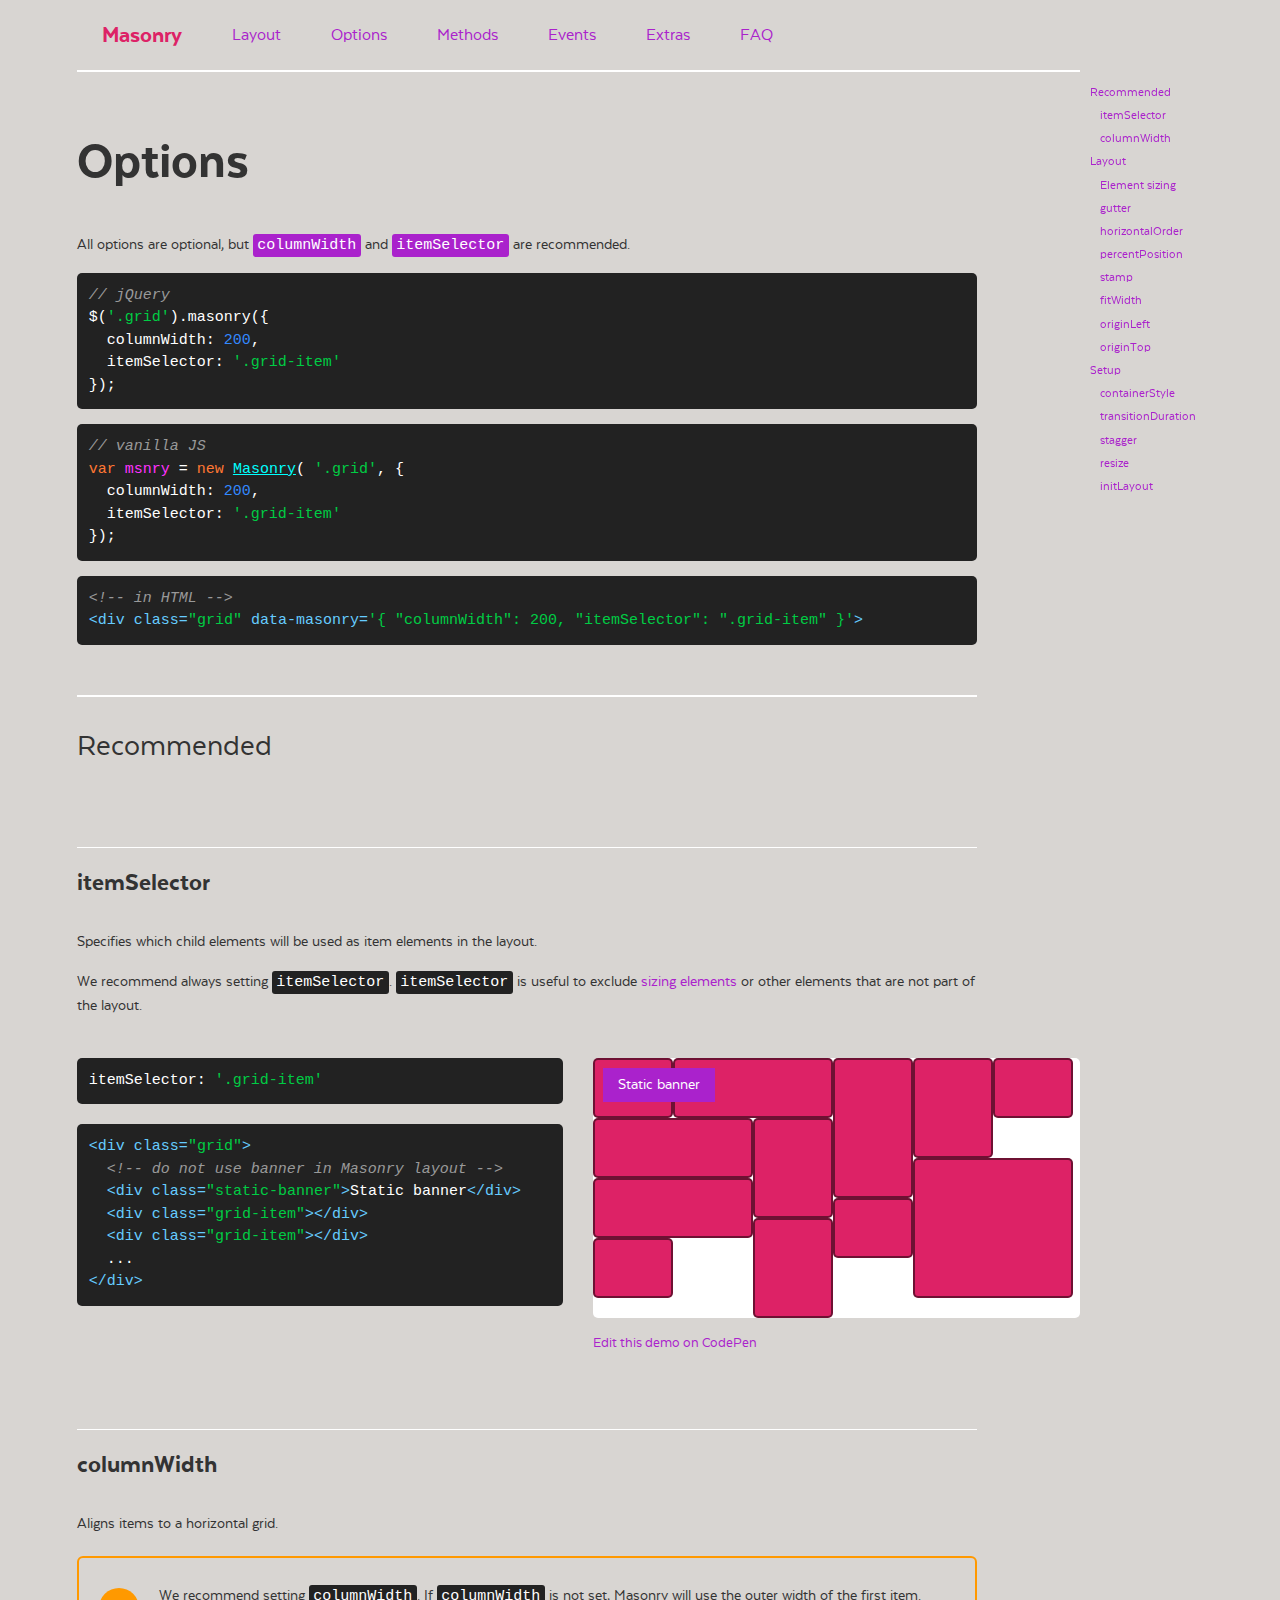
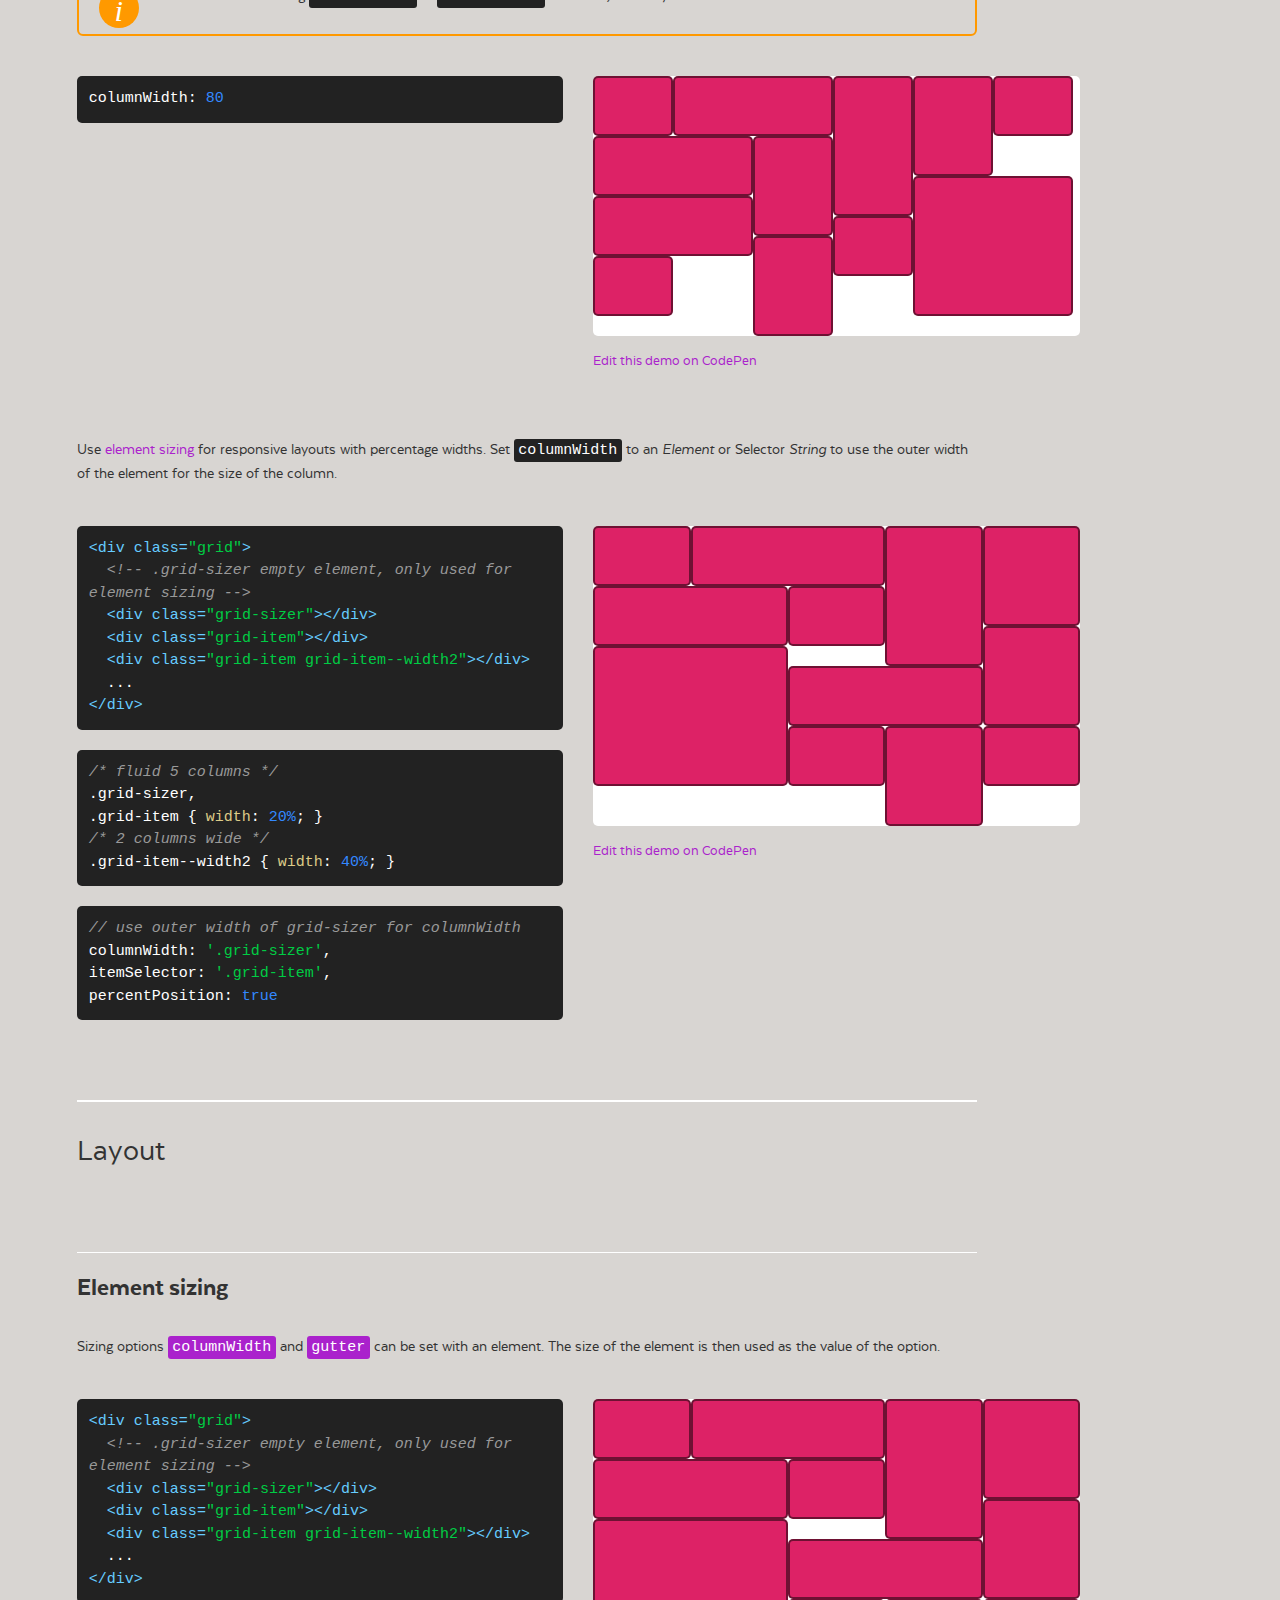
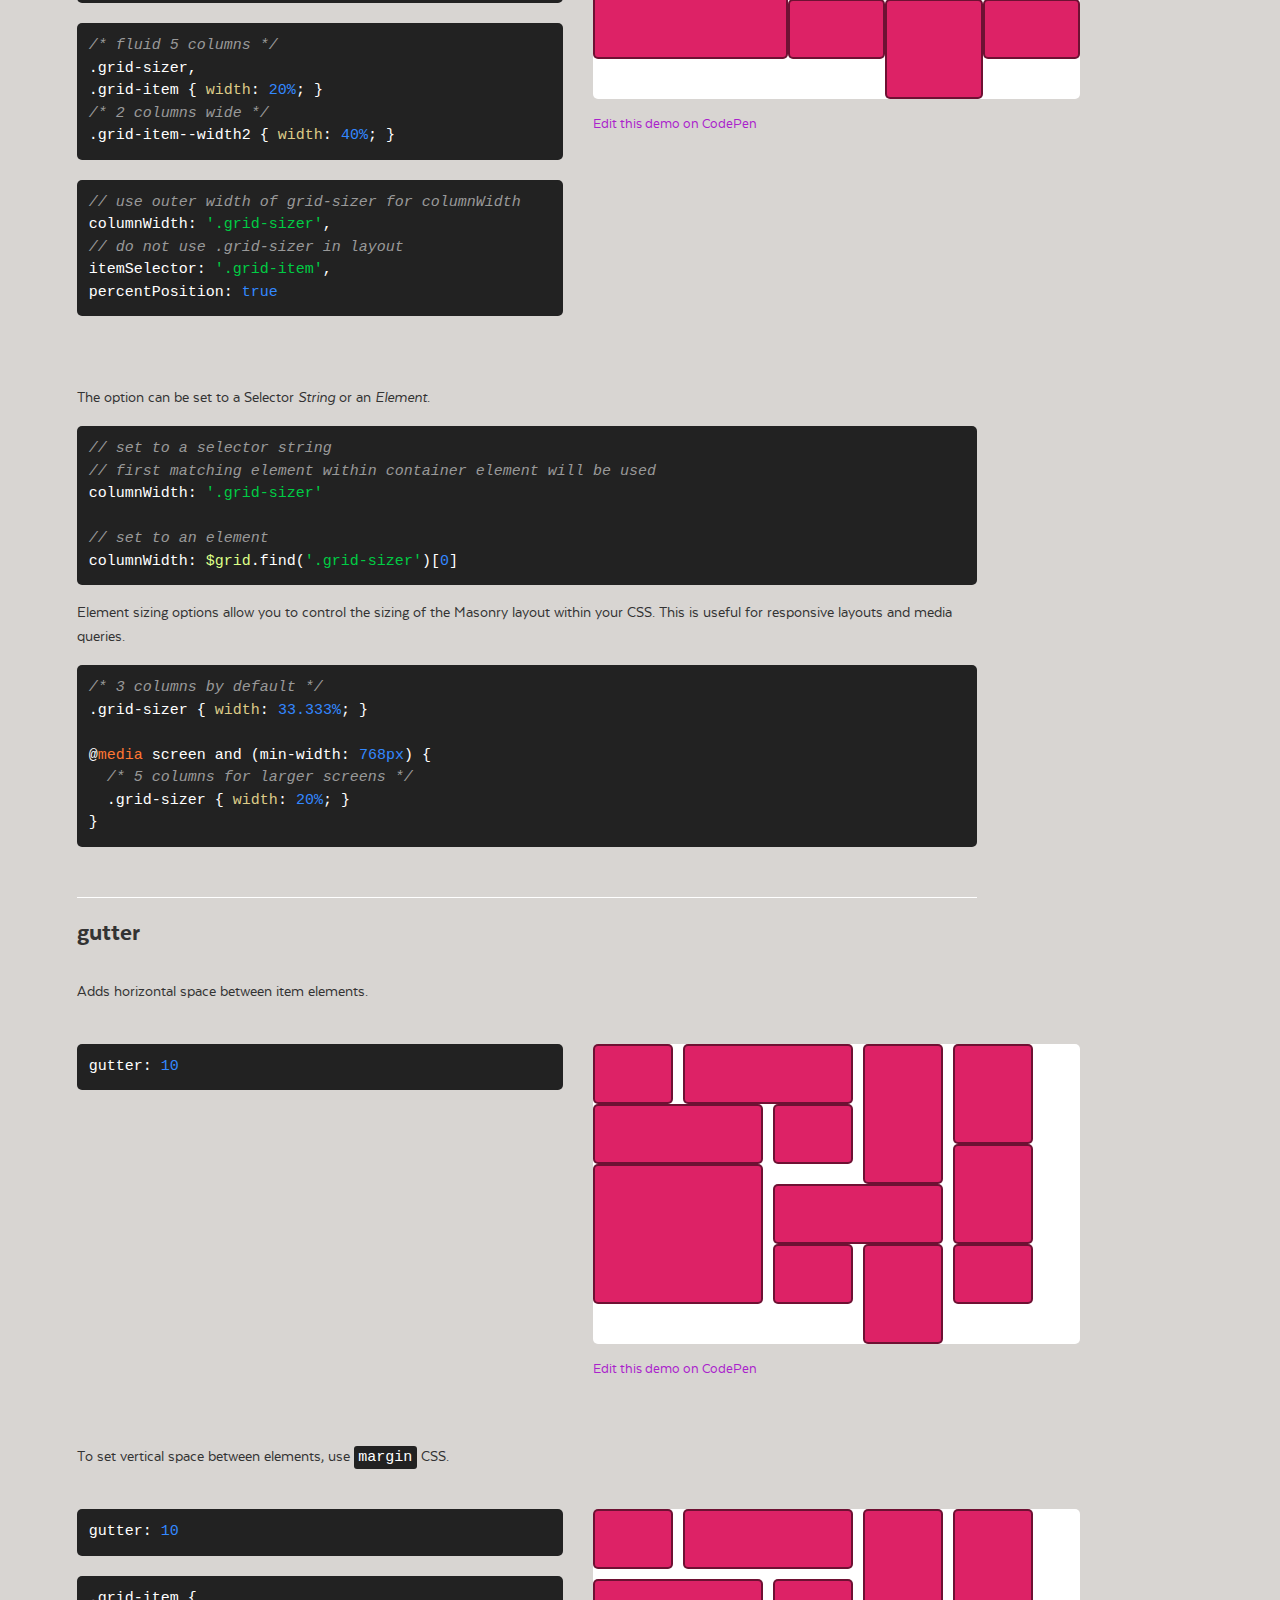
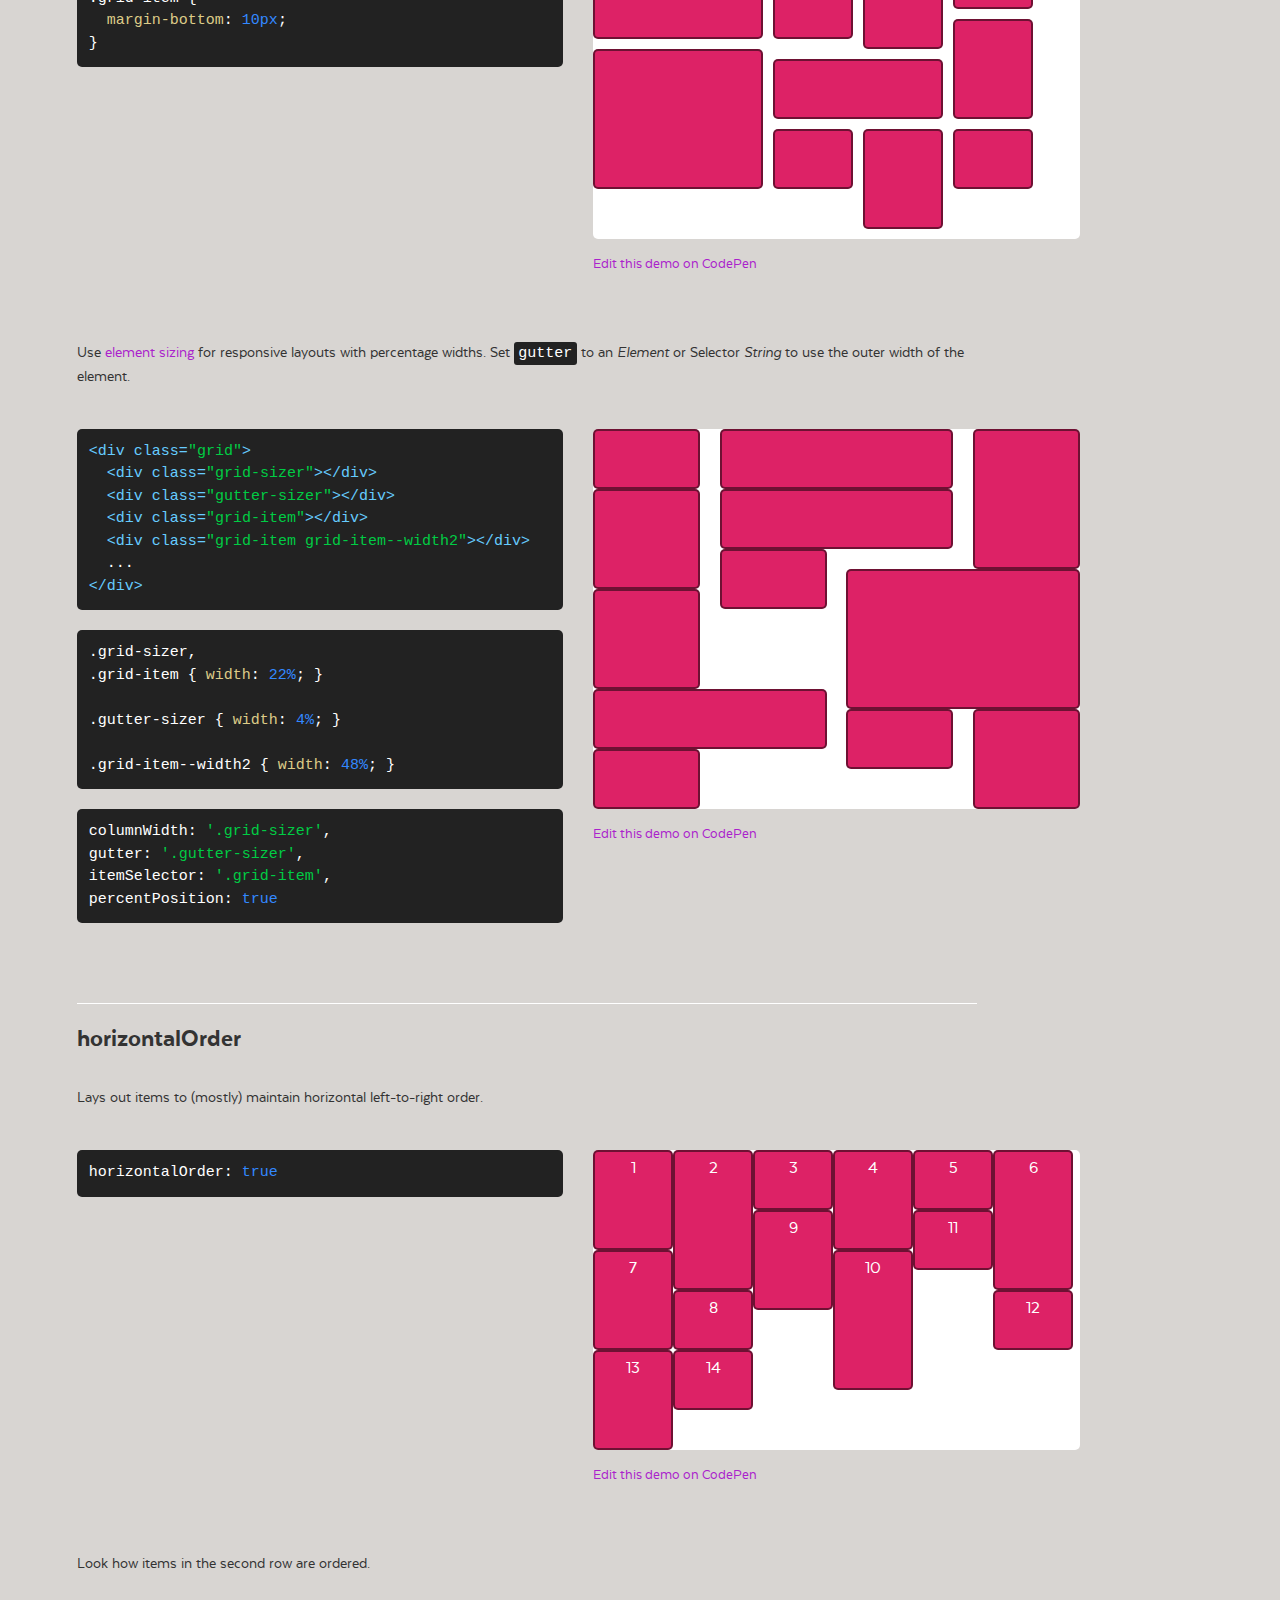
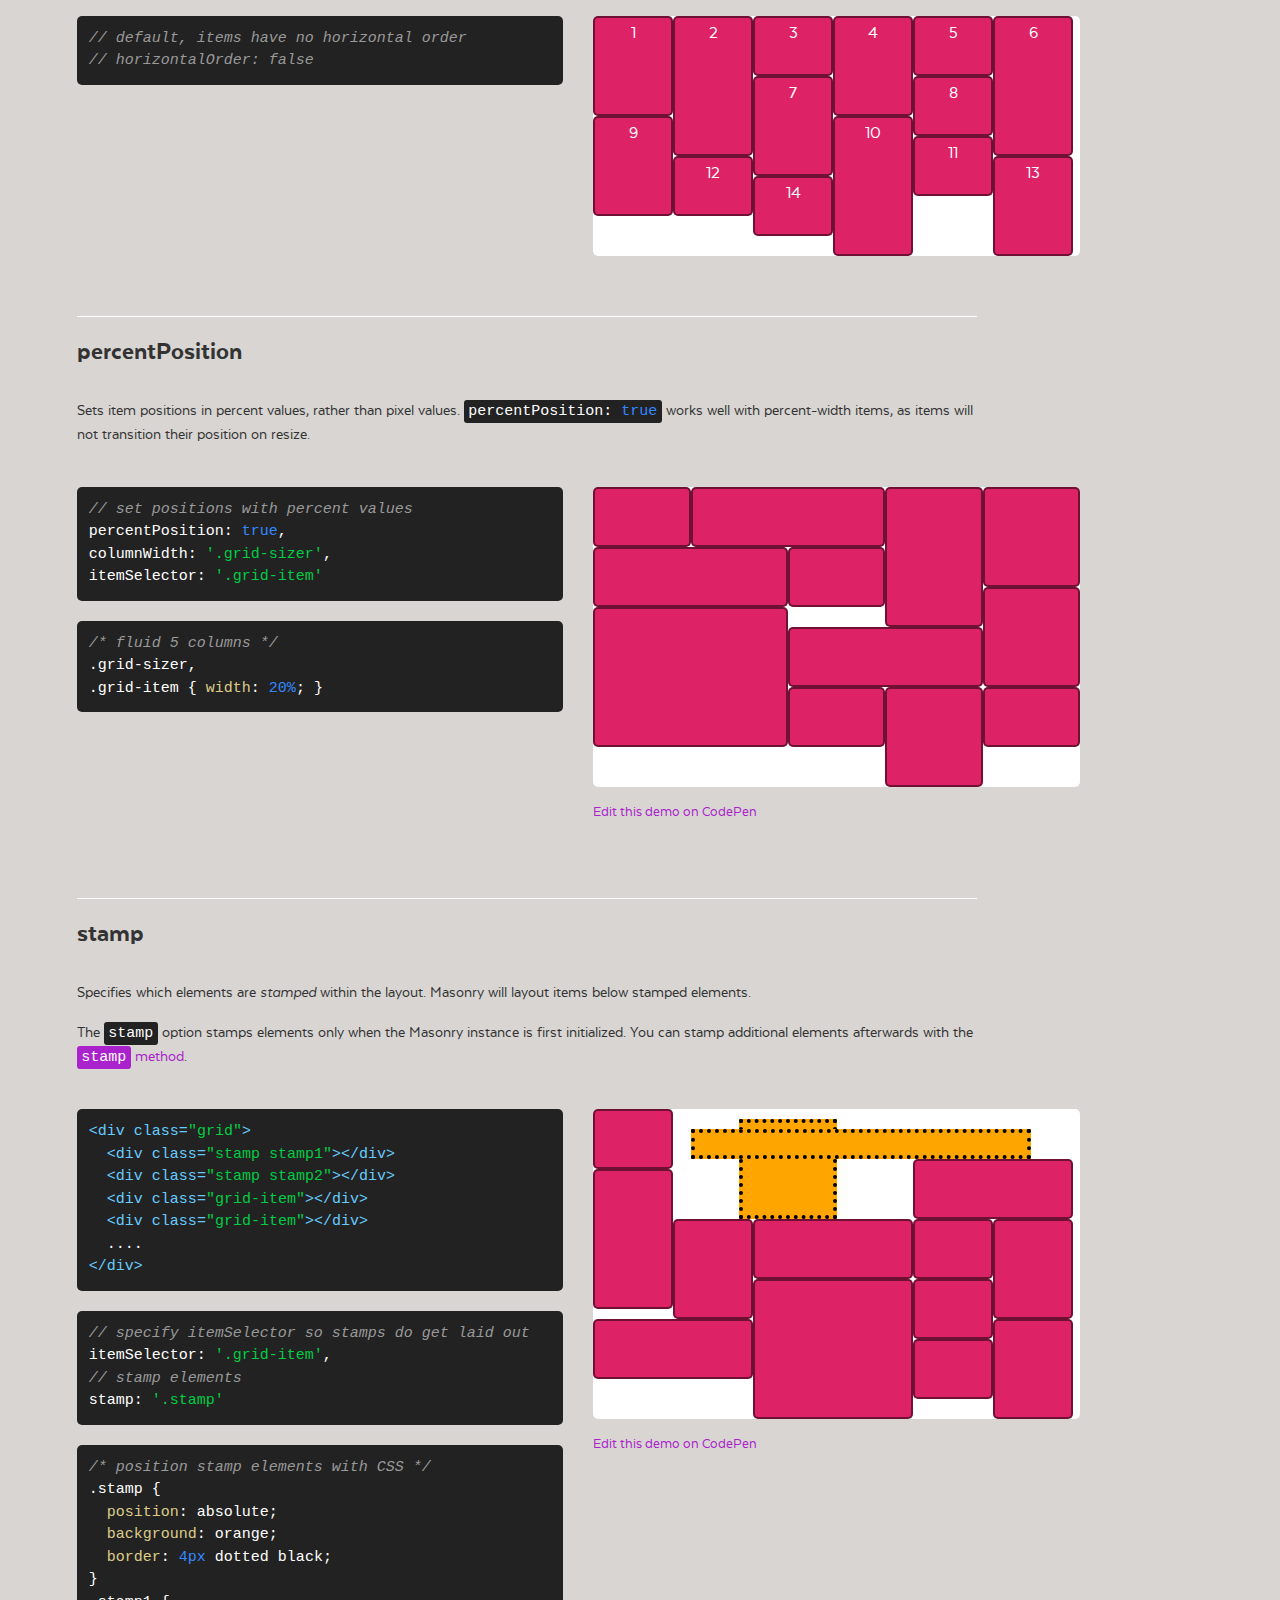
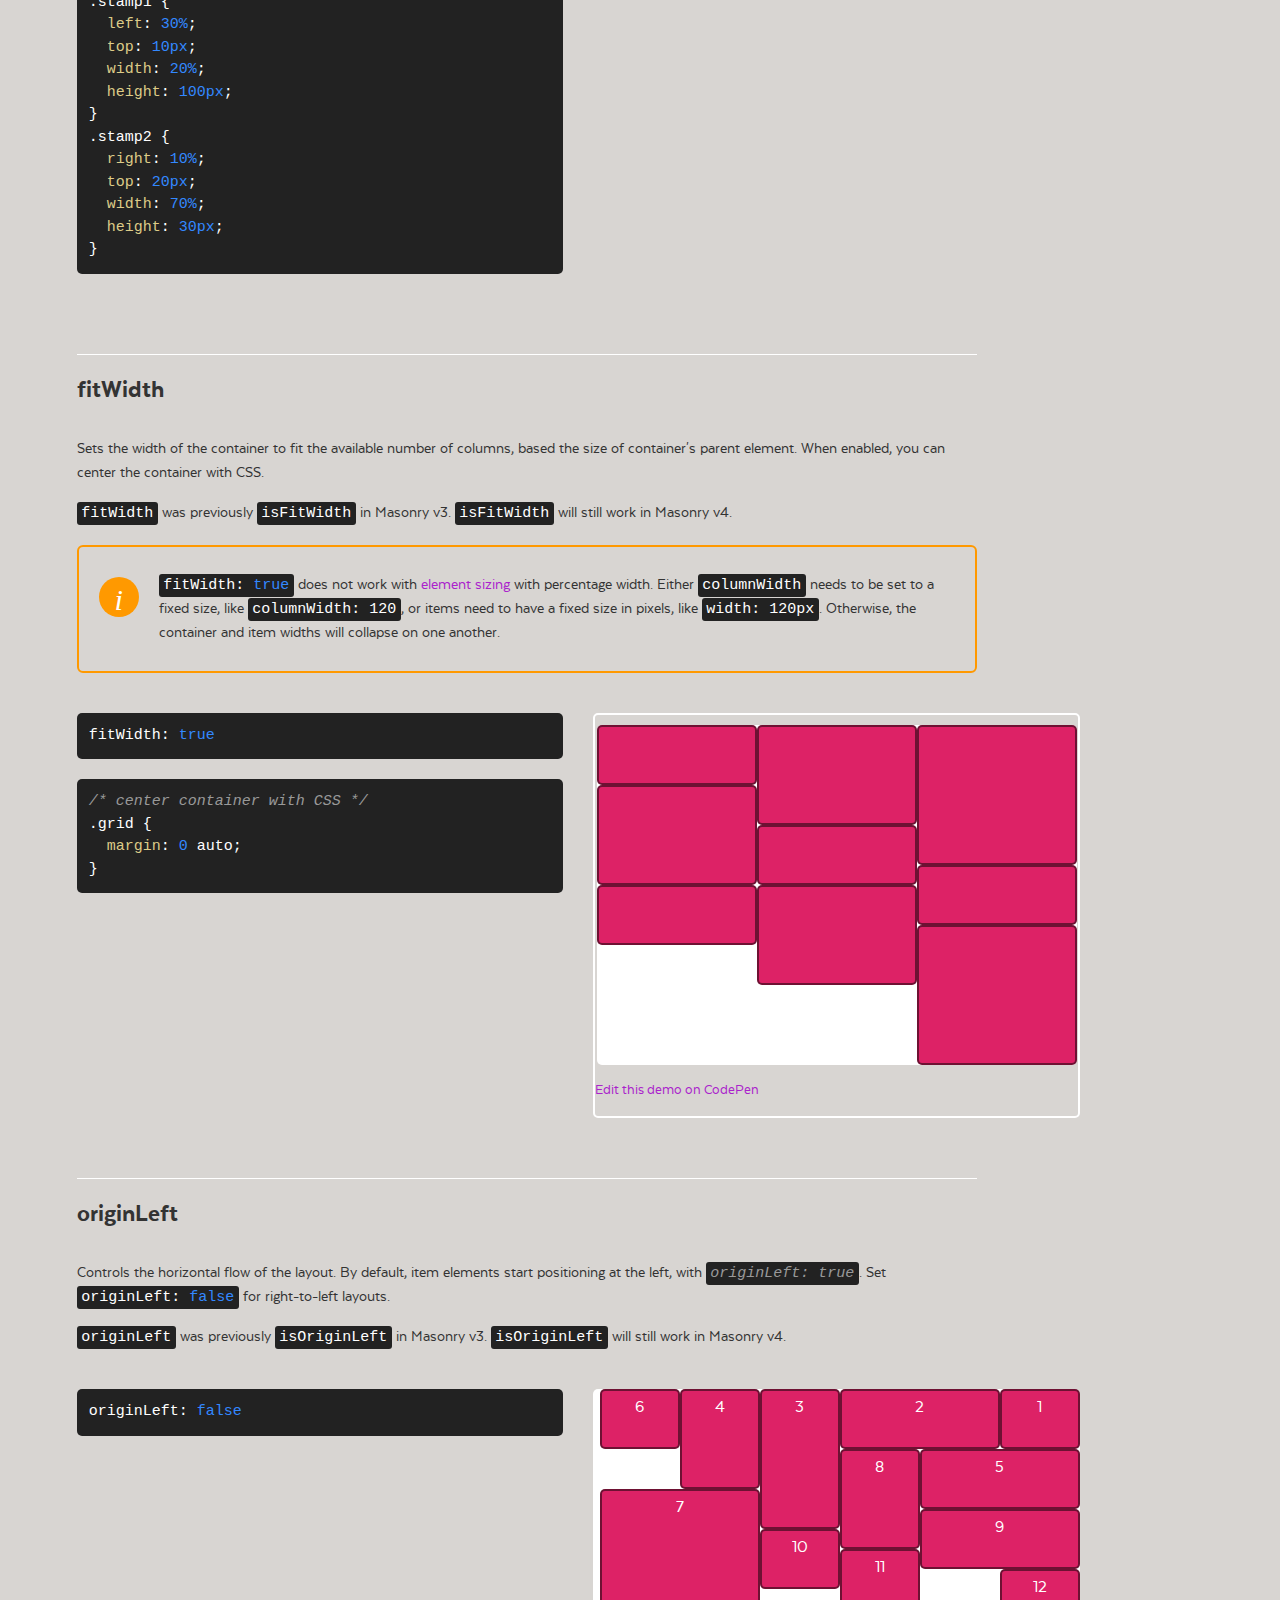
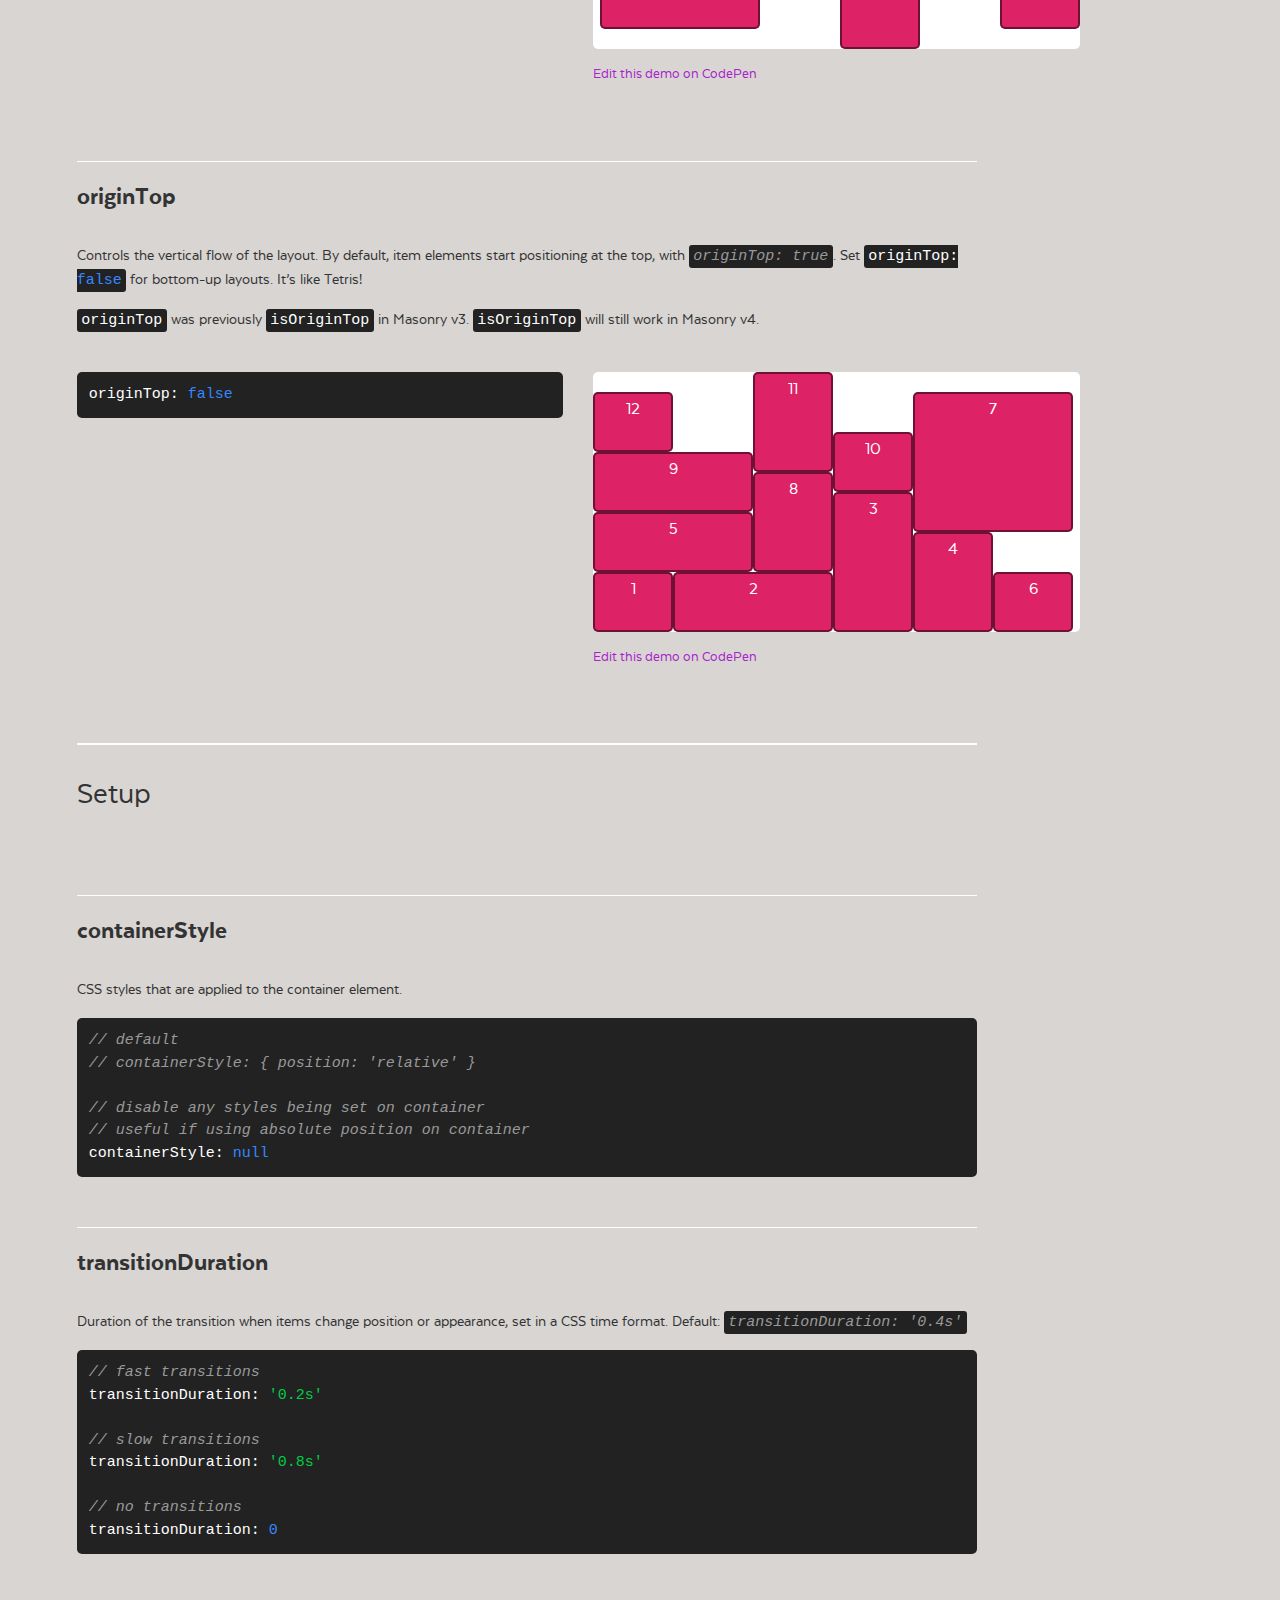
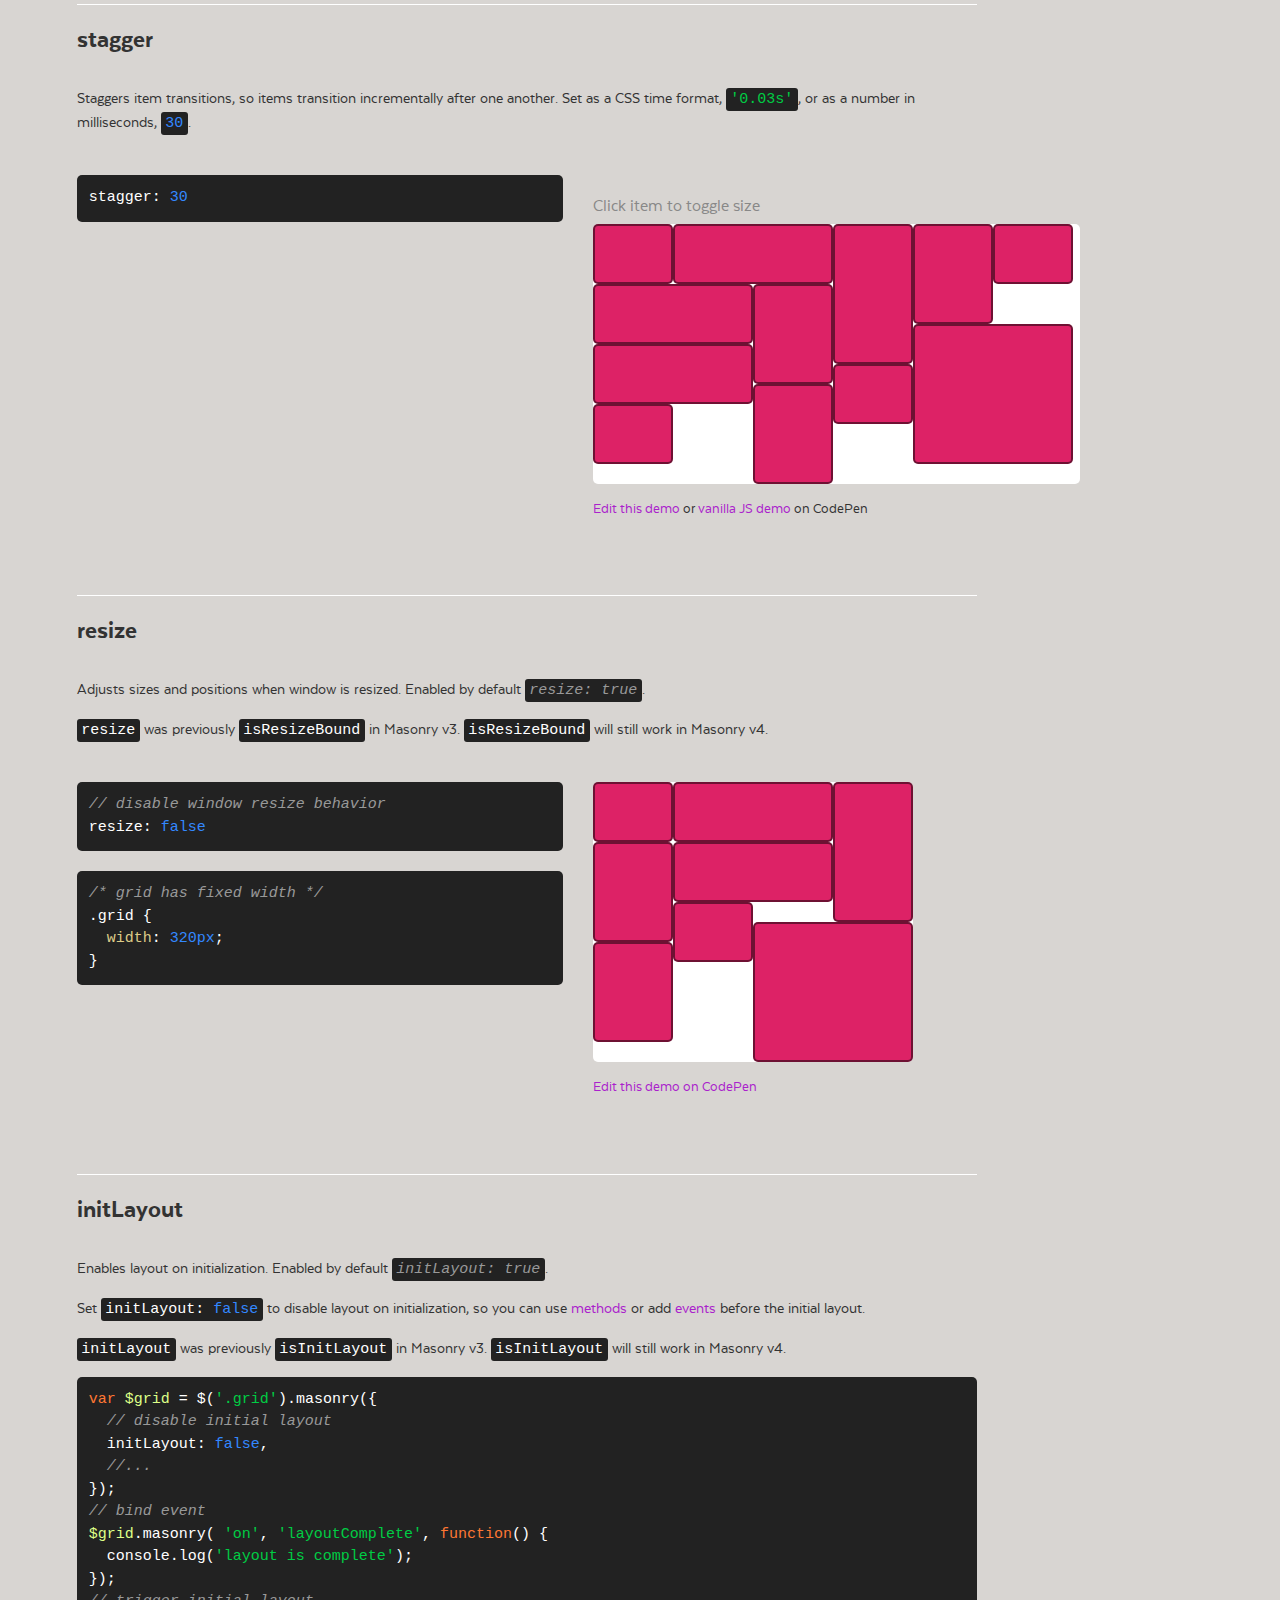
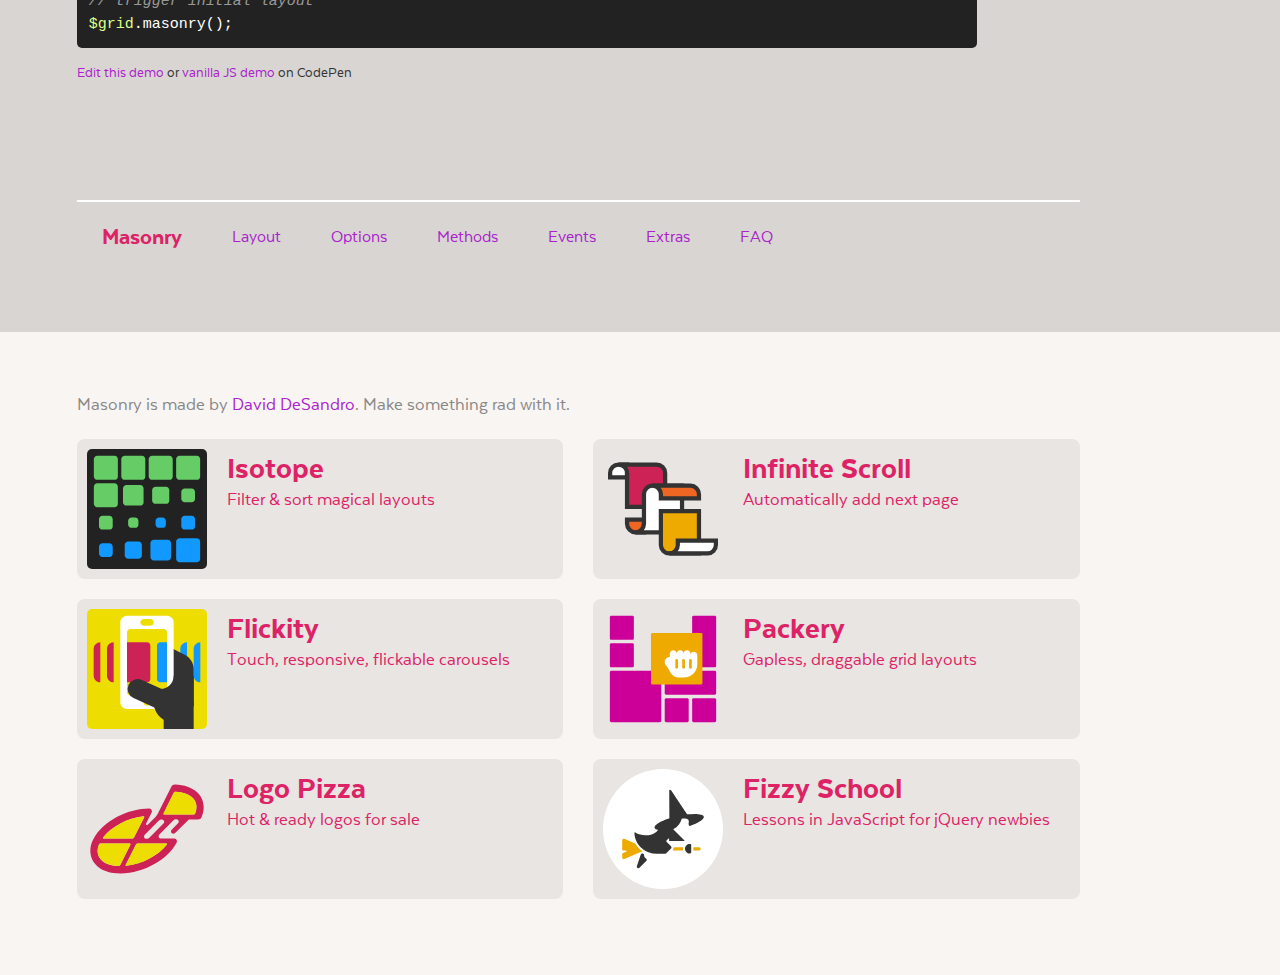
<file: js/masonry-docs/options.html>
<!doctype html>
<html class="export" lang="en">
<head>
  <meta charset="utf-8">
  <meta http-equiv="X-UA-Compatible" content="IE=edge,chrome=1">
  <meta name="viewport" content="width=device-width">
  <meta name="description" content="Cascading grid layout library">

  <title>Masonry &#xB7; Options</title>

    <link rel="stylesheet" href="css/masonry-docs.css?3" media="screen">

</head>
<body class="page--" data-page="">


  <div class="site-nav">
    <div class="container">
      <ol class="site-nav__list">
        <li class="site-nav__item site-nav__item--homepage">
          <a href=".">Masonry</a></li>
        <li class="site-nav__item site-nav__item--layout">
          <a href="layout.html">Layout</a></li>
        <li class="site-nav__item site-nav__item--options">
          <a href="options.html">Options</a></li>
        <li class="site-nav__item site-nav__item--methods">
          <a href="methods.html">Methods</a></li>
        <li class="site-nav__item site-nav__item--events">
          <a href="events.html">Events</a></li>
        <li class="site-nav__item site-nav__item--extras">
          <a href="extras.html">Extras</a></li>
        <li class="site-nav__item site-nav__item--faq">
          <a href="faq.html">FAQ</a></li>
      </ol>
    </div>
  </div>


  <div id="content" class="content container">

      <h1>Options</h1>

    <ul class="page-nav">
<li class="page-nav__item page-nav__item--h2"><a href="#recommended">Recommended</a></li>
<li class="page-nav__item page-nav__item--h3"><a href="#itemselector">itemSelector</a></li>
<li class="page-nav__item page-nav__item--h3"><a href="#columnwidth">columnWidth</a></li>
<li class="page-nav__item page-nav__item--h2"><a href="#layout">Layout</a></li>
<li class="page-nav__item page-nav__item--h3"><a href="#element-sizing">Element sizing</a></li>
<li class="page-nav__item page-nav__item--h3"><a href="#gutter">gutter</a></li>
<li class="page-nav__item page-nav__item--h3"><a href="#horizontalorder">horizontalOrder</a></li>
<li class="page-nav__item page-nav__item--h3"><a href="#percentposition">percentPosition</a></li>
<li class="page-nav__item page-nav__item--h3"><a href="#stamp">stamp</a></li>
<li class="page-nav__item page-nav__item--h3"><a href="#fitwidth">fitWidth</a></li>
<li class="page-nav__item page-nav__item--h3"><a href="#originleft">originLeft</a></li>
<li class="page-nav__item page-nav__item--h3"><a href="#origintop">originTop</a></li>
<li class="page-nav__item page-nav__item--h2"><a href="#setup">Setup</a></li>
<li class="page-nav__item page-nav__item--h3"><a href="#containerstyle">containerStyle</a></li>
<li class="page-nav__item page-nav__item--h3"><a href="#transitionduration">transitionDuration</a></li>
<li class="page-nav__item page-nav__item--h3"><a href="#stagger">stagger</a></li>
<li class="page-nav__item page-nav__item--h3"><a href="#resize">resize</a></li>
<li class="page-nav__item page-nav__item--h3"><a href="#initlayout">initLayout</a></li>
</ul>


<p>All options are optional, but <a href="#columnwidth"><code>columnWidth</code></a> and <a href="#itemselector"><code>itemSelector</code></a> are recommended.</p>

<pre><code class="js"><span class="comment">// jQuery</span>
$(<span class="string">&apos;.grid&apos;</span>).masonry({
  <span class="attr">columnWidth</span>: <span class="number">200</span>,
  <span class="attr">itemSelector</span>: <span class="string">&apos;.grid-item&apos;</span>
});
</code></pre>

<pre><code class="js"><span class="comment">// vanilla JS</span>
<span class="keyword">var</span> <span class="masonry_var">msnry</span> = <span class="keyword">new</span> <span class="masonry_keyword">Masonry</span>( <span class="string">&apos;.grid&apos;</span>, {
  <span class="attr">columnWidth</span>: <span class="number">200</span>,
  <span class="attr">itemSelector</span>: <span class="string">&apos;.grid-item&apos;</span>
});
</code></pre>

<pre><code class="html"><span class="comment">&lt;!-- in HTML --&gt;</span>
<span class="tag">&lt;<span class="name">div</span> <span class="attr">class</span>=<span class="string">&quot;grid&quot;</span> <span class="attr">data-masonry</span>=<span class="string">&apos;{ &quot;columnWidth&quot;: 200, &quot;itemSelector&quot;: &quot;.grid-item&quot; }&apos;</span>&gt;</span>
</code></pre>


<h2 id="recommended">Recommended</h2>


<h3 id="itemselector">itemSelector</h3>

<p>Specifies which child elements will be used as item elements in the layout.</p>

<p>We recommend always setting <code>itemSelector</code>. <code>itemSelector</code> is useful to exclude <a href="#element-sizing">sizing elements</a> or other elements that are not part of the layout.</p>

<div class="duo example">
  <div class="duo__cell example__code">
<pre><code class="js">itemSelector: <span class="string">&apos;.grid-item&apos;</span>
</code></pre>

<pre><code class="html"><span class="tag">&lt;<span class="name">div</span> <span class="attr">class</span>=<span class="string">&quot;grid&quot;</span>&gt;</span>
  <span class="comment">&lt;!-- do not use banner in Masonry layout --&gt;</span>
  <span class="tag">&lt;<span class="name">div</span> <span class="attr">class</span>=<span class="string">&quot;static-banner&quot;</span>&gt;</span>Static banner<span class="tag">&lt;/<span class="name">div</span>&gt;</span>
  <span class="tag">&lt;<span class="name">div</span> <span class="attr">class</span>=<span class="string">&quot;grid-item&quot;</span>&gt;</span><span class="tag">&lt;/<span class="name">div</span>&gt;</span>
  <span class="tag">&lt;<span class="name">div</span> <span class="attr">class</span>=<span class="string">&quot;grid-item&quot;</span>&gt;</span><span class="tag">&lt;/<span class="name">div</span>&gt;</span>
  ...
<span class="tag">&lt;/<span class="name">div</span>&gt;</span>
</code></pre>
  </div>
  <div class="duo__cell example__demo">
    <div class="grid grid--has-banner" data-masonry="{ &quot;itemSelector&quot;: &quot;.grid-item&quot;, &quot;columnWidth&quot;: 80 }">
      <div class="static-banner">Static banner</div>
      <div class="grid-item"></div>
      <div class="grid-item grid-item--width2"></div>
      <div class="grid-item grid-item--height3"></div>
      <div class="grid-item grid-item--height2"></div>
      <div class="grid-item grid-item--width2"></div>
      <div class="grid-item"></div>
      <div class="grid-item grid-item--width2 grid-item--height3"></div>
      <div class="grid-item grid-item--height2"></div>
      <div class="grid-item grid-item--width2"></div>
      <div class="grid-item"></div>
      <div class="grid-item grid-item--height2"></div>
      <div class="grid-item"></div>
    </div>
    <p class="edit-demo">
        <a href="https://codepen.io/desandro/pen/Jdbzvx">Edit this demo on CodePen</a>
    </p>
  </div>
</div>


<h3 id="columnwidth">columnWidth</h3>

<p>Aligns items to a horizontal grid.</p>

<div class="call-out">
  <p>We recommend setting <code>columnWidth</code>. If <code>columnWidth</code> is not set, Masonry will use the outer width of the first item.</p>
</div>

<div class="duo example">
  <div class="duo__cell example__code">
<pre><code class="js">columnWidth: <span class="number">80</span>
</code></pre>
  </div>
  <div class="duo__cell example__demo">
    <div class="grid" data-masonry="{ &quot;columnWidth&quot;: 80 }">
      <div class="grid-item"></div>
      <div class="grid-item grid-item--width2"></div>
      <div class="grid-item grid-item--height3"></div>
      <div class="grid-item grid-item--height2"></div>
      <div class="grid-item grid-item--width2"></div>
      <div class="grid-item"></div>
      <div class="grid-item grid-item--width2 grid-item--height3"></div>
      <div class="grid-item grid-item--height2"></div>
      <div class="grid-item grid-item--width2"></div>
      <div class="grid-item"></div>
      <div class="grid-item grid-item--height2"></div>
      <div class="grid-item"></div>
    </div>
    <p class="edit-demo">
        <a href="https://codepen.io/desandro/pen/osFxj">Edit this demo on CodePen</a>
    </p>
  </div>
</div>

<p>Use <a href="../options.html#element-sizing">element sizing</a> for responsive layouts with percentage widths. Set <code>columnWidth</code> to an <i>Element</i> or Selector <i>String</i> to use the outer width of the element for the size of the column.</p>

<div class="duo example">
  <div class="duo__cell example__code">
<pre><code class="html"><span class="tag">&lt;<span class="name">div</span> <span class="attr">class</span>=<span class="string">&quot;grid&quot;</span>&gt;</span>
  <span class="comment">&lt;!-- .grid-sizer empty element, only used for element sizing --&gt;</span>
  <span class="tag">&lt;<span class="name">div</span> <span class="attr">class</span>=<span class="string">&quot;grid-sizer&quot;</span>&gt;</span><span class="tag">&lt;/<span class="name">div</span>&gt;</span>
  <span class="tag">&lt;<span class="name">div</span> <span class="attr">class</span>=<span class="string">&quot;grid-item&quot;</span>&gt;</span><span class="tag">&lt;/<span class="name">div</span>&gt;</span>
  <span class="tag">&lt;<span class="name">div</span> <span class="attr">class</span>=<span class="string">&quot;grid-item grid-item--width2&quot;</span>&gt;</span><span class="tag">&lt;/<span class="name">div</span>&gt;</span>
  ...
<span class="tag">&lt;/<span class="name">div</span>&gt;</span>
</code></pre>

<pre><code class="css"><span class="comment">/* fluid 5 columns */</span>
<span class="selector-class">.grid-sizer</span>,
<span class="selector-class">.grid-item</span> { <span class="attribute">width</span>: <span class="number">20%</span>; }
<span class="comment">/* 2 columns wide */</span>
<span class="selector-class">.grid-item--width2</span> { <span class="attribute">width</span>: <span class="number">40%</span>; }
</code></pre>

<pre><code class="js"><span class="comment">// use outer width of grid-sizer for columnWidth</span>
columnWidth: <span class="string">&apos;.grid-sizer&apos;</span>,
<span class="attr">itemSelector</span>: <span class="string">&apos;.grid-item&apos;</span>,
<span class="attr">percentPosition</span>: <span class="literal">true</span>
</code></pre>
  </div>
  <div class="duo__cell example__demo">
    <div class="grid grid--fluid-5-col" data-masonry="{ &quot;itemSelector&quot;: &quot;.grid-item&quot;, &quot;columnWidth&quot;: &quot;.grid-sizer&quot;,  &quot;percentPosition&quot;: true }">
      <div class="grid-sizer"></div>
      <div class="grid-item"></div>
      <div class="grid-item grid-item--width2"></div>
      <div class="grid-item grid-item--height3"></div>
      <div class="grid-item grid-item--height2"></div>
      <div class="grid-item grid-item--width2"></div>
      <div class="grid-item"></div>
      <div class="grid-item grid-item--width2 grid-item--height3"></div>
      <div class="grid-item grid-item--height2"></div>
      <div class="grid-item grid-item--width2"></div>
      <div class="grid-item"></div>
      <div class="grid-item grid-item--height2"></div>
      <div class="grid-item"></div>
    </div>
    <p class="edit-demo">
        <a href="https://codepen.io/desandro/pen/JFpeg">Edit this demo on CodePen</a>
    </p>
  </div>
</div>


<h2 id="layout">Layout</h2>


<h3 id="element-sizing">Element sizing</h3>

<p>Sizing options <a href="#columnwidth"><code>columnWidth</code></a> and <a href="#gutter"><code>gutter</code></a> can be set with an element. The size of the element is then used as the value of the option.</p>

<div class="duo example">
  <div class="duo__cell example__code">
<pre><code class="html"><span class="tag">&lt;<span class="name">div</span> <span class="attr">class</span>=<span class="string">&quot;grid&quot;</span>&gt;</span>
  <span class="comment">&lt;!-- .grid-sizer empty element, only used for element sizing --&gt;</span>
  <span class="tag">&lt;<span class="name">div</span> <span class="attr">class</span>=<span class="string">&quot;grid-sizer&quot;</span>&gt;</span><span class="tag">&lt;/<span class="name">div</span>&gt;</span>
  <span class="tag">&lt;<span class="name">div</span> <span class="attr">class</span>=<span class="string">&quot;grid-item&quot;</span>&gt;</span><span class="tag">&lt;/<span class="name">div</span>&gt;</span>
  <span class="tag">&lt;<span class="name">div</span> <span class="attr">class</span>=<span class="string">&quot;grid-item grid-item--width2&quot;</span>&gt;</span><span class="tag">&lt;/<span class="name">div</span>&gt;</span>
  ...
<span class="tag">&lt;/<span class="name">div</span>&gt;</span>
</code></pre>

<pre><code class="css"><span class="comment">/* fluid 5 columns */</span>
<span class="selector-class">.grid-sizer</span>,
<span class="selector-class">.grid-item</span> { <span class="attribute">width</span>: <span class="number">20%</span>; }
<span class="comment">/* 2 columns wide */</span>
<span class="selector-class">.grid-item--width2</span> { <span class="attribute">width</span>: <span class="number">40%</span>; }
</code></pre>

<pre><code class="js"><span class="comment">// use outer width of grid-sizer for columnWidth</span>
columnWidth: <span class="string">&apos;.grid-sizer&apos;</span>,
<span class="comment">// do not use .grid-sizer in layout</span>
itemSelector: <span class="string">&apos;.grid-item&apos;</span>,
<span class="attr">percentPosition</span>: <span class="literal">true</span>
</code></pre>
  </div>
  <div class="duo__cell example__demo">
    <div class="grid grid--fluid-5-col" data-masonry="{ &quot;itemSelector&quot;: &quot;.grid-item&quot;, &quot;columnWidth&quot;: &quot;.grid-sizer&quot;,  &quot;percentPosition&quot;: true }">
      <div class="grid-sizer"></div>
      <div class="grid-item"></div>
      <div class="grid-item grid-item--width2"></div>
      <div class="grid-item grid-item--height3"></div>
      <div class="grid-item grid-item--height2"></div>
      <div class="grid-item grid-item--width2"></div>
      <div class="grid-item"></div>
      <div class="grid-item grid-item--width2 grid-item--height3"></div>
      <div class="grid-item grid-item--height2"></div>
      <div class="grid-item grid-item--width2"></div>
      <div class="grid-item"></div>
      <div class="grid-item grid-item--height2"></div>
      <div class="grid-item"></div>
    </div>
    <p class="edit-demo">
        <a href="https://codepen.io/desandro/pen/JFpeg">Edit this demo on CodePen</a>
    </p>
  </div>
</div>

<p>The option can be set to a Selector <i>String</i> or an <i>Element</i>.</p>

<pre><code class="js"><span class="comment">// set to a selector string</span>
<span class="comment">// first matching element within container element will be used</span>
columnWidth: <span class="string">&apos;.grid-sizer&apos;</span>

<span class="comment">// set to an element</span>
columnWidth: <span class="jquery_var">$grid</span>.find(<span class="string">&apos;.grid-sizer&apos;</span>)[<span class="number">0</span>]
</code></pre>

<p>Element sizing options allow you to control the sizing of the Masonry layout within your CSS. This is useful for responsive layouts and media queries.</p>

<pre><code class="css"><span class="comment">/* 3 columns by default */</span>
<span class="selector-class">.grid-sizer</span> { <span class="attribute">width</span>: <span class="number">33.333%</span>; }

@<span class="keyword">media</span> screen and (min-width: <span class="number">768px</span>) {
  <span class="comment">/* 5 columns for larger screens */</span>
  <span class="selector-class">.grid-sizer</span> { <span class="attribute">width</span>: <span class="number">20%</span>; }
}
</code></pre>


<h3 id="gutter">gutter</h3>

<p>Adds horizontal space between item elements.</p>

<div class="duo example">
  <div class="duo__cell example__code">
<pre><code class="js">gutter: <span class="number">10</span>
</code></pre>
  </div>
  <div class="duo__cell example__demo">
    <div class="grid grid--gutter" data-masonry="{ &quot;gutter&quot;: 10 }">
      <div class="grid-item"></div>
      <div class="grid-item grid-item--width2"></div>
      <div class="grid-item grid-item--height3"></div>
      <div class="grid-item grid-item--height2"></div>
      <div class="grid-item grid-item--width2"></div>
      <div class="grid-item"></div>
      <div class="grid-item grid-item--width2 grid-item--height3"></div>
      <div class="grid-item grid-item--height2"></div>
      <div class="grid-item grid-item--width2"></div>
      <div class="grid-item"></div>
      <div class="grid-item grid-item--height2"></div>
      <div class="grid-item"></div>
    </div>
    <p class="edit-demo">
        <a href="https://codepen.io/desandro/pen/iIbgC">Edit this demo on CodePen</a>
    </p>
  </div>
</div>

<p>To set vertical space between elements, use <code>margin</code> CSS.</p>

<div class="duo example">
  <div class="duo__cell example__code">
<pre><code class="js">gutter: <span class="number">10</span>
</code></pre>

<pre><code class="css"><span class="selector-class">.grid-item</span> {
  <span class="attribute">margin-bottom</span>: <span class="number">10px</span>;
}
</code></pre>
  </div>
  <div class="duo__cell example__demo">
    <div class="grid grid--gutter grid--gutter-bottom" data-masonry="{ &quot;gutter&quot;: 10 }">
      <div class="grid-item"></div>
      <div class="grid-item grid-item--width2"></div>
      <div class="grid-item grid-item--height3"></div>
      <div class="grid-item grid-item--height2"></div>
      <div class="grid-item grid-item--width2"></div>
      <div class="grid-item"></div>
      <div class="grid-item grid-item--width2 grid-item--height3"></div>
      <div class="grid-item grid-item--height2"></div>
      <div class="grid-item grid-item--width2"></div>
      <div class="grid-item"></div>
      <div class="grid-item grid-item--height2"></div>
      <div class="grid-item"></div>
    </div>
    <p class="edit-demo">
        <a href="https://codepen.io/desandro/pen/gbnko">Edit this demo on CodePen</a>
    </p>
  </div>
</div>

<p>Use <a href="#element-sizing">element sizing</a> for responsive layouts with percentage widths. Set <code>gutter</code> to an <i>Element</i> or Selector <i>String</i> to use the outer width of the element.</p>

<div class="duo example">
  <div class="duo__cell example__code">
<pre><code class="html"><span class="tag">&lt;<span class="name">div</span> <span class="attr">class</span>=<span class="string">&quot;grid&quot;</span>&gt;</span>
  <span class="tag">&lt;<span class="name">div</span> <span class="attr">class</span>=<span class="string">&quot;grid-sizer&quot;</span>&gt;</span><span class="tag">&lt;/<span class="name">div</span>&gt;</span>
  <span class="tag">&lt;<span class="name">div</span> <span class="attr">class</span>=<span class="string">&quot;gutter-sizer&quot;</span>&gt;</span><span class="tag">&lt;/<span class="name">div</span>&gt;</span>
  <span class="tag">&lt;<span class="name">div</span> <span class="attr">class</span>=<span class="string">&quot;grid-item&quot;</span>&gt;</span><span class="tag">&lt;/<span class="name">div</span>&gt;</span>
  <span class="tag">&lt;<span class="name">div</span> <span class="attr">class</span>=<span class="string">&quot;grid-item grid-item--width2&quot;</span>&gt;</span><span class="tag">&lt;/<span class="name">div</span>&gt;</span>
  ...
<span class="tag">&lt;/<span class="name">div</span>&gt;</span>
</code></pre>

<pre><code class="css"><span class="selector-class">.grid-sizer</span>,
<span class="selector-class">.grid-item</span> { <span class="attribute">width</span>: <span class="number">22%</span>; }

<span class="selector-class">.gutter-sizer</span> { <span class="attribute">width</span>: <span class="number">4%</span>; }

<span class="selector-class">.grid-item--width2</span> { <span class="attribute">width</span>: <span class="number">48%</span>; }
</code></pre>

<pre><code class="js">columnWidth: <span class="string">&apos;.grid-sizer&apos;</span>,
<span class="attr">gutter</span>: <span class="string">&apos;.gutter-sizer&apos;</span>,
<span class="attr">itemSelector</span>: <span class="string">&apos;.grid-item&apos;</span>,
<span class="attr">percentPosition</span>: <span class="literal">true</span>
</code></pre>
  </div>
  <div class="duo__cell example__demo">
    <div class="grid grid--fluid-gutter" data-masonry="{ &quot;itemSelector&quot;: &quot;.grid-item&quot;, &quot;columnWidth&quot;: &quot;.grid-sizer&quot;, &quot;gutter&quot;: &quot;.gutter-sizer&quot;, &quot;percentPosition&quot;: true }">
      <div class="gutter-sizer"></div>
      <div class="grid-sizer"></div>
      <div class="grid-item"></div>
      <div class="grid-item grid-item--width2"></div>
      <div class="grid-item grid-item--height3"></div>
      <div class="grid-item grid-item--height2"></div>
      <div class="grid-item grid-item--width2"></div>
      <div class="grid-item"></div>
      <div class="grid-item grid-item--width2 grid-item--height3"></div>
      <div class="grid-item grid-item--height2"></div>
      <div class="grid-item grid-item--width2"></div>
      <div class="grid-item"></div>
      <div class="grid-item grid-item--height2"></div>
      <div class="grid-item"></div>
    </div>
    <p class="edit-demo">
        <a href="https://codepen.io/desandro/pen/BAJKn">Edit this demo on CodePen</a>
    </p>
  </div>
</div>


<h3 id="horizontalorder">horizontalOrder</h3>

<p>Lays out items to (mostly) maintain horizontal left-to-right order.</p>


<div class="duo example">
  <div class="duo__cell example__code">
<pre><code class="js">horizontalOrder: <span class="literal">true</span>
</code></pre>
  </div>
  <div class="duo__cell example__demo">
    <div class="grid grid--counting" data-masonry="{ &quot;itemSelector&quot;: &quot;.grid-item&quot;, &quot;horizontalOrder&quot;: true }">
      <div class="grid-item grid-item--height2"></div>
      <div class="grid-item grid-item--height3"></div>
      <div class="grid-item"></div>
      <div class="grid-item grid-item--height2"></div>
      <div class="grid-item"></div>
      <div class="grid-item grid-item--height3"></div>
      <div class="grid-item grid-item--height2"></div>
      <div class="grid-item"></div>
      <div class="grid-item grid-item--height2"></div>
      <div class="grid-item grid-item--height3"></div>
      <div class="grid-item"></div>
      <div class="grid-item"></div>
      <div class="grid-item grid-item--height2"></div>
      <div class="grid-item"></div>
    </div>
    <p class="edit-demo">
        <a href="https://codepen.io/desandro/pen/EmKWdr">Edit this demo on CodePen</a>
    </p>
  </div>
</div>

<p>Look how items in the second row are ordered.</p>

<div class="duo example">
  <div class="duo__cell example__code">
<pre><code class="js"><span class="comment">// default, items have no horizontal order</span>
<span class="comment">// horizontalOrder: false</span>
</code></pre>
  </div>
  <div class="duo__cell example__demo">
    <div class="grid grid--counting" data-masonry="{ &quot;itemSelector&quot;: &quot;.grid-item&quot; }">
      <div class="grid-item grid-item--height2"></div>
      <div class="grid-item grid-item--height3"></div>
      <div class="grid-item"></div>
      <div class="grid-item grid-item--height2"></div>
      <div class="grid-item"></div>
      <div class="grid-item grid-item--height3"></div>
      <div class="grid-item grid-item--height2"></div>
      <div class="grid-item"></div>
      <div class="grid-item grid-item--height2"></div>
      <div class="grid-item grid-item--height3"></div>
      <div class="grid-item"></div>
      <div class="grid-item"></div>
      <div class="grid-item grid-item--height2"></div>
      <div class="grid-item"></div>
    </div>
  </div>
</div>


<h3 id="percentposition">percentPosition</h3>

<p>Sets item positions in percent values, rather than pixel values. <code>percentPosition: <span class="literal">true</span></code> works well with percent-width items, as items will not transition their position on resize.</p>

<div class="duo example">
  <div class="duo__cell example__code">
<pre><code class="js"><span class="comment">// set positions with percent values</span>
percentPosition: <span class="literal">true</span>,
<span class="attr">columnWidth</span>: <span class="string">&apos;.grid-sizer&apos;</span>,
<span class="attr">itemSelector</span>: <span class="string">&apos;.grid-item&apos;</span>
</code></pre>

<pre><code class="css"><span class="comment">/* fluid 5 columns */</span>
<span class="selector-class">.grid-sizer</span>,
<span class="selector-class">.grid-item</span> { <span class="attribute">width</span>: <span class="number">20%</span>; }
</code></pre>
  </div>
  <div class="duo__cell example__demo">
    <div class="grid grid--fluid-5-col" data-masonry="{ &quot;itemSelector&quot;: &quot;.grid-item&quot;, &quot;columnWidth&quot;: &quot;.grid-sizer&quot;,  &quot;percentPosition&quot;: true }">
      <div class="grid-sizer"></div>
      <div class="grid-item"></div>
      <div class="grid-item grid-item--width2"></div>
      <div class="grid-item grid-item--height3"></div>
      <div class="grid-item grid-item--height2"></div>
      <div class="grid-item grid-item--width2"></div>
      <div class="grid-item"></div>
      <div class="grid-item grid-item--width2 grid-item--height3"></div>
      <div class="grid-item grid-item--height2"></div>
      <div class="grid-item grid-item--width2"></div>
      <div class="grid-item"></div>
      <div class="grid-item grid-item--height2"></div>
      <div class="grid-item"></div>
    </div>
    <p class="edit-demo">
        <a href="https://codepen.io/desandro/pen/JFpeg">Edit this demo on CodePen</a>
    </p>
  </div>
</div>


<h3 id="stamp">stamp</h3>

<p>Specifies which elements are <em>stamped</em> within the layout. Masonry will layout items below stamped elements.</p>

<p>The <code>stamp</code> option stamps elements only when the Masonry instance is first initialized. You can stamp additional elements afterwards with the <a href="methods.html#stamp"><code>stamp</code> method</a>.</p>

<div class="duo example">
  <div class="duo__cell example__code">
<pre><code class="html"><span class="tag">&lt;<span class="name">div</span> <span class="attr">class</span>=<span class="string">&quot;grid&quot;</span>&gt;</span>
  <span class="tag">&lt;<span class="name">div</span> <span class="attr">class</span>=<span class="string">&quot;stamp stamp1&quot;</span>&gt;</span><span class="tag">&lt;/<span class="name">div</span>&gt;</span>
  <span class="tag">&lt;<span class="name">div</span> <span class="attr">class</span>=<span class="string">&quot;stamp stamp2&quot;</span>&gt;</span><span class="tag">&lt;/<span class="name">div</span>&gt;</span>
  <span class="tag">&lt;<span class="name">div</span> <span class="attr">class</span>=<span class="string">&quot;grid-item&quot;</span>&gt;</span><span class="tag">&lt;/<span class="name">div</span>&gt;</span>
  <span class="tag">&lt;<span class="name">div</span> <span class="attr">class</span>=<span class="string">&quot;grid-item&quot;</span>&gt;</span><span class="tag">&lt;/<span class="name">div</span>&gt;</span>
  ....
<span class="tag">&lt;/<span class="name">div</span>&gt;</span>
</code></pre>

<pre><code class="js"><span class="comment">// specify itemSelector so stamps do get laid out</span>
itemSelector: <span class="string">&apos;.grid-item&apos;</span>,
<span class="comment">// stamp elements</span>
stamp: <span class="string">&apos;.stamp&apos;</span>
</code></pre>

<pre><code class="css"><span class="comment">/* position stamp elements with CSS */</span>
<span class="selector-class">.stamp</span> {
  <span class="attribute">position</span>: absolute;
  <span class="attribute">background</span>: orange;
  <span class="attribute">border</span>: <span class="number">4px</span> dotted black;
}
<span class="selector-class">.stamp1</span> {
  <span class="attribute">left</span>: <span class="number">30%</span>;
  <span class="attribute">top</span>: <span class="number">10px</span>;
  <span class="attribute">width</span>: <span class="number">20%</span>;
  <span class="attribute">height</span>: <span class="number">100px</span>;
}
<span class="selector-class">.stamp2</span> {
  <span class="attribute">right</span>: <span class="number">10%</span>;
  <span class="attribute">top</span>: <span class="number">20px</span>;
  <span class="attribute">width</span>: <span class="number">70%</span>;
  <span class="attribute">height</span>: <span class="number">30px</span>;
}
</code></pre>
  </div>
  <div class="duo__cell example__demo">
    <div class="grid grid--has-stamp" data-masonry="{ &quot;itemSelector&quot;: &quot;.grid-item&quot;, &quot;stamp&quot;: &quot;.stamp&quot; }">
      <div class="stamp stamp--static-stamp1"></div>
      <div class="stamp stamp--static-stamp2"></div>
      <div class="grid-item"></div>
      <div class="grid-item grid-item--width2"></div>
      <div class="grid-item grid-item--height3"></div>
      <div class="grid-item grid-item--height2"></div>
      <div class="grid-item grid-item--width2"></div>
      <div class="grid-item"></div>
      <div class="grid-item grid-item--width2 grid-item--height3"></div>
      <div class="grid-item grid-item--height2"></div>
      <div class="grid-item grid-item--width2"></div>
      <div class="grid-item"></div>
      <div class="grid-item grid-item--height2"></div>
      <div class="grid-item"></div>
    </div>
    <p class="edit-demo">
        <a href="https://codepen.io/desandro/pen/hsine">Edit this demo on CodePen</a>
    </p>
  </div>
</div>


<h3 id="fitwidth">fitWidth</h3>

<p>Sets the width of the container to fit the available number of columns, based the size of container&apos;s parent element. When enabled, you can center the container with CSS.</p>

<p><code>fitWidth</code> was previously <code>isFitWidth</code> in Masonry v3. <code>isFitWidth</code> will still work in Masonry v4.</p>

<div class="call-out">
  <p><code>fitWidth: <span class="literal">true</span></code> does not work with <a href="#element-sizing">element sizing</a> with percentage width. Either <code>columnWidth</code> needs to be set to a fixed size, like <code>columnWidth: 120</code>, or items need to have a fixed size in pixels, like <code>width: 120px</code>. Otherwise, the container and item widths will collapse on one another.</p>
</div>

<div class="duo example">
  <div class="duo__cell example__code">
<pre><code class="js">fitWidth: <span class="literal">true</span>
</code></pre>

<pre><code class="css"><span class="comment">/* center container with CSS */</span>
<span class="selector-class">.grid</span> {
  <span class="attribute">margin</span>: <span class="number">0</span> auto;
}
</code></pre>
  </div>
  <div class="duo__cell example__demo example__demo--fit-width">
    <div class="grid grid--centered" data-masonry="{ &quot;fitWidth&quot;: true }">
      <div class="grid-item grid-item--width2"></div>
      <div class="grid-item grid-item--width2 grid-item--height2"></div>
      <div class="grid-item grid-item--width2 grid-item--height3"></div>
      <div class="grid-item grid-item--width2 grid-item--height2"></div>
      <div class="grid-item grid-item--width2"></div>
      <div class="grid-item grid-item--width2"></div>
      <div class="grid-item grid-item--width2"></div>
      <div class="grid-item grid-item--width2 grid-item--height2"></div>
      <div class="grid-item grid-item--width2 grid-item--height3"></div>
    </div>
    <p class="edit-demo">
        <a href="https://codepen.io/desandro/pen/nGLvx">Edit this demo on CodePen</a>
    </p>
  </div>
</div>


<h3 id="originleft">originLeft</h3>

<p>Controls the horizontal flow of the layout. By default, item elements start positioning at the left, with <code><span class="comment">originLeft: true</span></code>. Set <code>originLeft: <span class="literal">false</span></code> for right-to-left layouts.</p>

<p><code>originLeft</code> was previously <code>isOriginLeft</code> in Masonry v3. <code>isOriginLeft</code> will still work in Masonry v4.</p>

<div class="duo example">
  <div class="duo__cell example__code">
<pre><code class="js">originLeft: <span class="literal">false</span>
</code></pre>
  </div>
  <div class="duo__cell example__demo">
    <div class="grid grid--counting" data-masonry="{ &quot;originLeft&quot;: false, &quot;columnWidth&quot;: 80 }">
      <div class="grid-item"></div>
      <div class="grid-item grid-item--width2"></div>
      <div class="grid-item grid-item--height3"></div>
      <div class="grid-item grid-item--height2"></div>
      <div class="grid-item grid-item--width2"></div>
      <div class="grid-item"></div>
      <div class="grid-item grid-item--width2 grid-item--height3"></div>
      <div class="grid-item grid-item--height2"></div>
      <div class="grid-item grid-item--width2"></div>
      <div class="grid-item"></div>
      <div class="grid-item grid-item--height2"></div>
      <div class="grid-item"></div>
    </div>
    <p class="edit-demo">
        <a href="https://codepen.io/desandro/pen/adwgL">Edit this demo on CodePen</a>
    </p>
  </div>
</div>


<h3 id="origintop">originTop</h3>

<p>Controls the vertical flow of the layout. By default, item elements start positioning at the top, with <code><span class="comment">originTop: true</span></code>. Set <code>originTop: <span class="literal">false</span></code> for bottom-up layouts. It&#x2019;s like Tetris!</p>

<p><code>originTop</code> was previously <code>isOriginTop</code> in Masonry v3. <code>isOriginTop</code> will still work in Masonry v4.</p>

<div class="duo example">
  <div class="duo__cell example__code">
<pre><code class="js">originTop: <span class="literal">false</span>
</code></pre>
  </div>
  <div class="duo__cell example__demo">
    <div class="grid grid--counting" data-masonry="{ &quot;originTop&quot;: false, &quot;columnWidth&quot;: 80 }">
      <div class="grid-item"></div>
      <div class="grid-item grid-item--width2"></div>
      <div class="grid-item grid-item--height3"></div>
      <div class="grid-item grid-item--height2"></div>
      <div class="grid-item grid-item--width2"></div>
      <div class="grid-item"></div>
      <div class="grid-item grid-item--width2 grid-item--height3"></div>
      <div class="grid-item grid-item--height2"></div>
      <div class="grid-item grid-item--width2"></div>
      <div class="grid-item"></div>
      <div class="grid-item grid-item--height2"></div>
      <div class="grid-item"></div>
    </div>
    <p class="edit-demo">
        <a href="https://codepen.io/desandro/pen/uwtLs">Edit this demo on CodePen</a>
    </p>
  </div>
</div>


<h2 id="setup">Setup</h2>


<h3 id="containerstyle">containerStyle</h3>

<p>CSS styles that are applied to the container element.</p>

<pre><code class="js"><span class="comment">// default</span>
<span class="comment">// containerStyle: { position: &apos;relative&apos; }</span>

<span class="comment">// disable any styles being set on container</span>
<span class="comment">// useful if using absolute position on container</span>
containerStyle: <span class="literal">null</span>
</code></pre>


<h3 id="transitionduration">transitionDuration</h3>

<p>Duration of the transition when items change position or appearance, set in a CSS time format. Default: <code><span class="comment">transitionDuration: &apos;0.4s&apos;</span></code></p>

<pre><code class="js"><span class="comment">// fast transitions</span>
transitionDuration: <span class="string">&apos;0.2s&apos;</span>

<span class="comment">// slow transitions</span>
transitionDuration: <span class="string">&apos;0.8s&apos;</span>

<span class="comment">// no transitions</span>
transitionDuration: <span class="number">0</span>
</code></pre>


<h3 id="stagger">stagger</h3>

<p>Staggers item transitions, so items transition incrementally after one another. Set as a CSS time format, <code><span class="string">&apos;0.03s&apos;</span></code>, or as a number in milliseconds, <code><span class="number">30</span></code>.</p>

<div class="duo example">
  <div class="duo__cell example__code">
<pre><code class="js">stagger: <span class="number">30</span>
</code></pre>
  </div>
  <div class="duo__cell example__demo" data-js="stagger">
    <p class="instruction">Click item to toggle size</p>
  
    <div class="grid grid--clickable">
      <div class="grid-item"></div>
      <div class="grid-item grid-item--width2"></div>
      <div class="grid-item grid-item--height3"></div>
      <div class="grid-item grid-item--height2"></div>
      <div class="grid-item grid-item--width2"></div>
      <div class="grid-item"></div>
      <div class="grid-item grid-item--width2 grid-item--height3"></div>
      <div class="grid-item grid-item--height2"></div>
      <div class="grid-item grid-item--width2"></div>
      <div class="grid-item"></div>
      <div class="grid-item grid-item--height2"></div>
      <div class="grid-item"></div>
    </div>
  
    <p class="edit-demo">
        <a href="https://codepen.io/desandro/pen/rLdLdB">Edit this demo</a>
        or <a href="https://codepen.io/desandro/pen/oLqLqW">vanilla JS demo</a> on CodePen
    </p>
  </div>
</div>


<h3 id="resize">resize</h3>

<p>Adjusts sizes and positions when window is resized. Enabled by default <code><span class="comment">resize: true</span></code>.</p>

<p><code>resize</code> was previously <code>isResizeBound</code> in Masonry v3. <code>isResizeBound</code> will still work in Masonry v4.</p>

<div class="duo example">
  <div class="duo__cell example__code">
<pre><code class="js"><span class="comment">// disable window resize behavior</span>
resize: <span class="literal">false</span>
</code></pre>

<pre><code class="css"><span class="comment">/* grid has fixed width */</span>
<span class="selector-class">.grid</span> {
  <span class="attribute">width</span>: <span class="number">320px</span>;
}
</code></pre>
  </div>
  <div class="duo__cell example__demo">
    <div class="grid grid--fixed-width" data-masonry="{ &quot;columnWidth&quot;: 80, &quot;resize&quot;: false }">
      <div class="grid-item"></div>
      <div class="grid-item grid-item--width2"></div>
      <div class="grid-item grid-item--height3"></div>
      <div class="grid-item grid-item--height2"></div>
      <div class="grid-item grid-item--width2"></div>
      <div class="grid-item"></div>
      <div class="grid-item grid-item--width2 grid-item--height3"></div>
      <div class="grid-item grid-item--height2"></div>
    </div>
    <p class="edit-demo">
        <a href="https://codepen.io/desandro/pen/doOLoo">Edit this demo on CodePen</a>
    </p>
  </div>
</div>


<h3 id="initlayout">initLayout</h3>

<p>Enables layout on initialization.
  Enabled by default <code><span class="comment">initLayout: true</span></code>.</p>

<p>Set <code>initLayout: <span class="literal">false</span></code> to disable layout on initialization, so you can use <a href="methods.html">methods</a> or add <a href="events.html">events</a> before the initial layout.</p>

<p><code>initLayout</code> was previously <code>isInitLayout</code> in Masonry v3. <code>isInitLayout</code> will still work in Masonry v4.</p>

<pre><code class="js"><span class="keyword">var</span> <span class="jquery_var">$grid</span> = $(<span class="string">&apos;.grid&apos;</span>).masonry({
  <span class="comment">// disable initial layout</span>
  initLayout: <span class="literal">false</span>,
  <span class="comment">//...</span>
});
<span class="comment">// bind event</span>
<span class="jquery_var">$grid</span>.masonry( <span class="string">&apos;on&apos;</span>, <span class="string">&apos;layoutComplete&apos;</span>, <span class="function"><span class="keyword">function</span>(<span class="params"></span>) </span>{
  <span class="built_in">console</span>.log(<span class="string">&apos;layout is complete&apos;</span>);
});
<span class="comment">// trigger initial layout</span>
<span class="jquery_var">$grid</span>.masonry();
</code></pre>

<p class="edit-demo">
    <a href="https://codepen.io/desandro/pen/zrdVbg">Edit this demo</a>
    or <a href="https://codepen.io/desandro/pen/QyMXPB">vanilla JS demo</a> on CodePen
</p>



  </div>

  <div class="site-nav">
    <div class="container">
      <ol class="site-nav__list">
        <li class="site-nav__item site-nav__item--homepage">
          <a href=".">Masonry</a></li>
        <li class="site-nav__item site-nav__item--layout">
          <a href="layout.html">Layout</a></li>
        <li class="site-nav__item site-nav__item--options">
          <a href="options.html">Options</a></li>
        <li class="site-nav__item site-nav__item--methods">
          <a href="methods.html">Methods</a></li>
        <li class="site-nav__item site-nav__item--events">
          <a href="events.html">Events</a></li>
        <li class="site-nav__item site-nav__item--extras">
          <a href="extras.html">Extras</a></li>
        <li class="site-nav__item site-nav__item--faq">
          <a href="faq.html">FAQ</a></li>
      </ol>
    </div>
  </div>

  <div class="site-footer">
    <div class="container">
  
      <p class="site-footer__copy">
        Masonry is made by <a href="https://desandro.com">David DeSandro</a>.
        Make something rad with it.
      </p>
  
      <div class="showcase">
      
        <ul class="showcase-item-list">
            <li class="showcase-item">
              <a class="showcase-item__link" href="https://isotope.metafizzy.co">
                <div class="showcase-item__image">
                    <svg class="isotope-illo" xmlns="http://www.w3.org/2000/svg" viewbox="0 0 350 350" width="100" height="100">
                      <path class="isotope-illo__color1" fill="#6C6" d="M80 170H30c-6 0-10-5-10-10v-50c0-6 5-10 10-10h50c6 0 10 5 10 10v50C90 166 86 170 80 170z"/>
                      <path class="isotope-illo__color1" fill="#6C6" d="M80 90H30c-6 0-10-5-10-10V30c0-6 5-10 10-10h50c6 0 10 5 10 10v50C90 86 86 90 80 90z"/>
                      <path class="isotope-illo__color1" fill="#6C6" d="M160 90h-50c-6 0-10-5-10-10V30c0-6 5-10 10-10h50c6 0 10 5 10 10v50C170 86 166 90 160 90z"/>
                      <path class="isotope-illo__color1" fill="#6C6" d="M240 90h-50c-6 0-10-5-10-10V30c0-6 5-10 10-10h50c6 0 10 5 10 10v50C250 86 246 90 240 90z"/>
                      <path class="isotope-illo__color1" fill="#6C6" d="M320 90h-50c-6 0-10-5-10-10V30c0-6 5-10 10-10h50c6 0 10 5 10 10v50C330 86 326 90 320 90z"/>
                      <path class="isotope-illo__color1" fill="#6C6" d="M155 165h-40c-6 0-10-5-10-10v-40c0-6 5-10 10-10h40c6 0 10 5 10 10v40 C165 161 161 165 155 165z"/>
                      <path class="isotope-illo__color1" fill="#6C6" d="M230 160h-30c-6 0-10-5-10-10v-30c0-6 5-10 10-10h30c6 0 10 5 10 10v30 C240 156 236 160 230 160z"/>
                      <path class="isotope-illo__color1" fill="#6C6" d="M305 155h-20c-6 0-10-5-10-10v-20c0-6 5-10 10-10h20c6 0 10 5 10 10v20 C315 151 311 155 305 155z"/>
                      <path class="isotope-illo__color1" fill="#6C6" d="M65 235H45c-6 0-10-5-10-10v-20c0-6 5-10 10-10h20c6 0 10 5 10 10v20C75 231 71 235 65 235z"/>
                      <path class="isotope-illo__color1" fill="#6C6" d="M140 230h-10c-6 0-10-5-10-10v-10c0-6 5-10 10-10h10c6 0 10 5 10 10v10 C150 226 146 230 140 230z"/>
                      <path class="isotope-illo__color2" fill="#19F" d="M305 235h-20c-6 0-10-5-10-10v-20c0-6 5-10 10-10h20c6 0 10 5 10 10v20 C315 231 311 235 305 235z"/>
                      <path class="isotope-illo__color2" fill="#19F" d="M65 315H45c-6 0-10-5-10-10v-20c0-6 5-10 10-10h20c6 0 10 5 10 10v20C75 311 71 315 65 315z"/>
                      <path class="isotope-illo__color2" fill="#19F" d="M150 320h-30c-6 0-10-5-10-10v-30c0-6 5-10 10-10h30c6 0 10 5 10 10v30 C160 316 156 320 150 320z"/>
                      <path class="isotope-illo__color2" fill="#19F" d="M220 230h-10c-6 0-10-5-10-10v-10c0-6 5-10 10-10h10c6 0 10 5 10 10v10 C230 226 226 230 220 230z"/>
                      <path class="isotope-illo__color2" fill="#19F" d="M235 325h-40c-6 0-10-5-10-10v-40c0-6 5-10 10-10h40c6 0 10 5 10 10v40 C245 321 241 325 235 325z"/>
                      <path class="isotope-illo__color2" fill="#19F" d="M320 330h-50c-6 0-10-5-10-10v-50c0-6 5-10 10-10h50c6 0 10 5 10 10v50 C330 326 326 330 320 330z"/>
                    </svg>
                </div>
                <div class="showcase-item__text">
                  <h3 class="showcase-item__title">Isotope</h3>
                  <p class="showcase-item__description">Filter &amp; sort magical layouts</p>
                </div>
              </a>
            </li>
      
            <li class="showcase-item">
              <a class="showcase-item__link" href="https://infinite-scroll.com">
                <div class="showcase-item__image">
                    <svg class="infinite-scroll-illo" xmlns="http://www.w3.org/2000/svg" viewbox="0 0 520 520" width="200" height="200">
                      <path class="infinite-scroll-illo__page infinite-scroll-illo__page--back" d="M90,110H10V90c0-22,18-40,40-40h40V110z"/>
                      <path class="infinite-scroll-illo__page infinite-scroll-illo__page--front1" d="M270,90L270,90c0-22-18-40-40-40h0H50h0c22,0,40,18,40,40v0v0v160h180V90z"/>
                      <path class="infinite-scroll-illo__page infinite-scroll-illo__page--front2" d="M170,330v-20H90v20v0c0,22,18,40,40,40h0h40V330z"/>
                      <path class="infinite-scroll-illo__page infinite-scroll-illo__page--back" d="M350,150H210c-22,0-40,18-40,40v140v0c0,22-18,40-40,40h0h220V150z"/>
                      <path class="infinite-scroll-illo__page infinite-scroll-illo__page--front3" d="M430,470V270H250v160c0,22,18,40,40,40H430z"/>
                      <path class="infinite-scroll-illo__page infinite-scroll-illo__page--front2" d="M250,190v20h180v-20c0-22-18-40-40-40H210h0C232,150,250,168,250,190L250,190z"/>
                      <path class="infinite-scroll-illo__page infinite-scroll-illo__page--back" d="M330,410v20v0c0,22-18,40-40,40h0h180c22,0,40-18,40-40v-20H330z"/>
                    </svg>
                </div>
                <div class="showcase-item__text">
                  <h3 class="showcase-item__title">Infinite Scroll</h3>
                  <p class="showcase-item__description">Automatically add next page</p>
                </div>
              </a>
            </li>
      
            <li class="showcase-item">
              <a class="showcase-item__link" href="https://flickity.metafizzy.co">
                <div class="showcase-item__image">
                    <svg class="flickity-illo" xmlns="http://www.w3.org/2000/svg" viewbox="0 0 360 360" width="100" height="100">
                      <path class="flickity-illo__color1" fill="#19F" d="M300 220L300 220c-11 0-20-9-20-20v-80c0-11 9-20 20-20h0V220z"/>
                      <path class="flickity-illo__color1" fill="#19F" d="M340 220L340 220c-11 0-20-9-20-20v-80c0-11 9-20 20-20h0V220z"/>
                      <path class="flickity-illo__color2" fill="#333" d="M320 290V180c0-18-10-35-27-43L240 110v180H320z"/>
                      <path class="flickity-illo__color3" fill="white" d="M240 300H120c-11 0-20-9-20-20V40c0-11 9-20 20-20h120c11 0 20 9 20 20v240C260 291 251 300 240 300z"/>
                      <path class="flickity-illo__color4" fill="#ED0" d="M230 260H130c-6 0-10-5-10-10V70c0-6 5-10 10-10h100c6 0 10 5 10 10v180 C240 256 236 260 230 260z"/>
                      <path class="flickity-illo__color2" fill="#333" d="M260 200h60v81c0 32-26 59-59 59h0c-34 0-61-27-61-61V240h20 C242 240 260 222 260 200L260 200z"/>
                      <path class="flickity-illo__color5" fill="#C25" d="M180 220h-60V100h60c6 0 10 5 10 10v100C190 216 186 220 180 220z"/>
                      <path class="flickity-illo__color1" fill="#19F" d="M240 220h-20c-6 0-10-5-10-10V110c0-6 5-10 10-10h20V220z"/>
                      <rect class="flickity-illo__color2" fill="#333" x="230" y="280" width="90" height="80"/>
                      <circle class="flickity-illo__color4" fill="#ED0" cx="180" cy="280" r="10"/>
                      <line class="flickity-illo__thumb" stroke="#333" stroke-width="60" stroke-linecap="round" x1="262" y1="290" x2="152" y2="240"/>
                      <path class="flickity-illo__color4" fill="#ED0" d="M190 50h-20c-6 0-10-5-10-10v0c0-6 5-10 10-10h20c6 0 10 5 10 10v0C200 46 196 50 190 50z"/>
                      <path class="flickity-illo__color5" fill="#C25" d="M80 220L80 220c-11 0-20-9-20-20v-80c0-11 9-20 20-20h0V220z"/>
                      <path class="flickity-illo__color5" fill="#C25" d="M40 220L40 220c-11 0-20-9-20-20v-80c0-11 9-20 20-20h0V220z"/>
                    </svg>
                </div>
                <div class="showcase-item__text">
                  <h3 class="showcase-item__title">Flickity</h3>
                  <p class="showcase-item__description">Touch, responsive, flickable carousels</p>
                </div>
              </a>
            </li>
      
            <li class="showcase-item">
              <a class="showcase-item__link" href="https://packery.metafizzy.co">
                <div class="showcase-item__image">
                    <svg class="packery-illo" xmlns="http://www.w3.org/2000/svg" viewbox="0 0 700 700" width="100" height="100">
                      <path class="packery-illo__item" fill="#C09" d="M172 180H48c-4 0-8-4-8-8V48c0-4 4-8 8-8h124c4 0 8 4 8 8v124C180 176 176 180 172 180z"/>
                      <path class="packery-illo__item" fill="#C09" d="M172 340H48c-4 0-8-4-8-8V208c0-4 4-8 8-8h124c4 0 8 4 8 8v124C180 336 176 340 172 340z"/>
                      <path class="packery-illo__item" fill="#C09" d="M492 660H368c-4 0-8-4-8-8V528c0-4 4-8 8-8h124c4 0 8 4 8 8v124C500 656 496 660 492 660z"/>
                      <path class="packery-illo__item" fill="#C09" d="M652 660H528c-4 0-8-4-8-8V528c0-4 4-8 8-8h124c4 0 8 4 8 8v124C660 656 656 660 652 660z"/>
                      <path class="packery-illo__item" fill="#C09" d="M652 500H368c-4 0-8-4-8-8V368c0-4 4-8 8-8h284c4 0 8 4 8 8v124C660 496 656 500 652 500z"/>
                      <path class="packery-illo__item" fill="#C09" d="M332 660H48c-4 0-8-4-8-8V368c0-4 4-8 8-8h284c4 0 8 4 8 8v284C340 656 336 660 332 660z"/>
                      <path class="packery-illo__item" fill="#C09" d="M652 340H528c-4 0-8-4-8-8V48c0-4 4-8 8-8h124c4 0 8 4 8 8v284C660 336 656 340 652 340z"/>
                      <path class="packery-illo__draggie" fill="#EA0" d="M572 440H288c-4 0-8-4-8-8V148c0-4 4-8 8-8h284c4 0 8 4 8 8v284C580 436 576 440 572 440z"/>
                      <g>
                        <path class="packery-illo__hand" fill="white" d="M530 250c-11 0-20 9-20 20v-10c0-11-9-20-20-20s-20 9-20 20c0-11-9-20-20-20s-20 9-20 20c0-11-9-20-20-20
                          s-20 9-20 20v20c-17 0-30 13-30 30c0 11 6 20 14 25l19 35c10 18 30 30 51 30h28
                          c43 0 78-35 78-78V270C550 259 541 250 530 250z"/>
                        <line class="packery-illo__hand-line" stroke="#EA0" fill="none" stroke-width="16" stroke-linecap="round" x1="430" y1="300" x2="430" y2="340"/>
                        <line class="packery-illo__hand-line" stroke="#EA0" fill="none" stroke-width="16" stroke-linecap="round" x1="470" y1="300" x2="470" y2="340"/>
                        <line class="packery-illo__hand-line" stroke="#EA0" fill="none" stroke-width="16" stroke-linecap="round" x1="510" y1="300" x2="510" y2="340"/>
                      </g>
                    </svg>
                </div>
                <div class="showcase-item__text">
                  <h3 class="showcase-item__title">Packery</h3>
                  <p class="showcase-item__description">Gapless, draggable grid layouts</p>
                </div>
              </a>
            </li>
      
            <li class="showcase-item">
              <a class="showcase-item__link" href="http://logo.pizza">
                <div class="showcase-item__image">
                    <svg class="logo-pizza-illo" xmlns="http://www.w3.org/2000/svg" viewbox="0 0 700 700" width="100" height="100">
                      <path class="logo-pizza-illo__outline" fill="#C25" d="M513 91c-9-0-17 5-21 12l-80 160c-3 5-6 10-11 15l-47 47
                        c-5 5-12-1-9-7l32-64c5-11-2-23-14-23h-0c-121 0-268 70-327 180
                        C-9 497 35 609 196 609c138 0 279-85 327-180v0c5-11-2-23-14-23h-77c-13 0-19-15-10-24
                        l81-81c5-5 11-8 18-8l0 0c13 0 19 15 10 24L494 354c-6 6-6 14 0 20c3 3 6 4 10 4
                        c4 0 7-1 10-4l80-80h53c9 0 17-5 21-13C707 190 656 97 513 91z M334 281l-59 117
                        c-2 5-7 8-13 8H97c-4 0-6-4-3-7c49-64 143-114 236-124C333 275 335 278 334 281z
                         M70 441c2-4 6-7 10-7h168c4 0 7 4 5 8l-59 118c-2 4-6 6-11 6
                        C106 565 38 521 70 441z M466 441c-49 64-143 114-236 124c-3 0-6-3-4-6l59-117
                        c2-5 7-8 13-8h166C466 434 468 438 466 441z M446 318l-81 81c-5 5-11 8-18 8l0 0
                        c-13 0-19-15-10-24l81-81c5-5 11-8 18-8l0 0C449 294 455 309 446 318z M447 258L506 139
                        c2-4 6-7 11-6c101 7 140 60 114 126c-2 4-6 7-10 7H452C448 266 445 262 447 258z"/>
                      <path class="logo-pizza-illo__slice" fill="#ED0" d="M334 281l-59 117c-2 5-7 8-13 8H97c-4 0-6-4-3-7
                        c49-64 143-114 236-124C333 275 335 278 334 281z"/>
                      <path class="logo-pizza-illo__slice" fill="#ED0" d="M70 441c2-4 6-7 10-7h168c4 0 7 4 5 8l-59 118c-2 4-6 6-11 6
                        C106 565 38 521 70 441z"/>
                      <path class="logo-pizza-illo__slice" fill="#ED0" d="M466 441c-49 64-143 114-236 124c-3 0-6-3-4-6l59-117
                        c2-5 7-8 13-8h166C466 434 468 438 466 441z"/>
                      <path class="logo-pizza-illo__slice" fill="#ED0" d="M447 258L506 139c2-4 6-7 11-6c101 7 140 60 114 126c-2 4-6 7-10 7H452
                        C448 266 445 262 447 258z"/>
                    </svg>
                </div>
                <div class="showcase-item__text">
                  <h3 class="showcase-item__title">Logo Pizza</h3>
                  <p class="showcase-item__description">Hot &amp; ready logos for sale</p>
                </div>
              </a>
            </li>
      
            <li class="showcase-item">
              <a class="showcase-item__link" href="http://fizzy.school">
                <div class="showcase-item__image">
                    <svg class="witchie-logo" xmlns="http://www.w3.org/2000/svg" viewbox="0 0 1000 1000" width="200" height="200">
                      <circle class="witchie-logo__moon" fill="white" cx="500" cy="500" r="500"/>
                      <path class="witchie-logo__broom" fill="#EA0" d="M582 675a35 35 0 0 0 8-20 3 3 0 0 1 3-2h71a3 3 0 0 1 3 3 59 59 0 0 0 0 20 3 3 0 0 1-3 3h-79A3 3 0 0 1 582 675Zm219 4a13 13 0 0 0 13-14c-1-7-7-12-14-12h-44a3 3 0 0 0-3 3v21a3 3 0 0 0 3 3ZM299 660a203 203 0 0 1-27-36 8 8 0 0 0-4-3L178 582a13 13 0 0 0-18 12v77a8 8 0 0 0 8 8h22a5 5 0 0 1 2 10L164 703a8 8 0 0 0-4 7v28a13 13 0 0 0 18 12l146-63a3 3 0 0 0 1-5A197 197 0 0 1 299 660Z"/>
                      <path class="witchie-logo__dress" fill="#333" d="M326 705h4a13 13 0 0 1 13 13v8a13 13 0 0 0 4 9l13 13a13 13 0 0 1 0 19l-56 56c-10 10-26-0-22-13L314 714A13 13 0 0 1 326 705Zm397-79c-27 0-47 26-37 54 3 7 11 16 17 19a42 42 0 0 0 19 5 38 38 0 0 0 7-1 8 8 0 0 0 6-8v-62a8 8 0 0 0-6-8 38 38 0 0 0-7-1M840 397c-3-15-33-23-77-23a521 521 0 0 0-59 4 5 5 0 0 1-5-2L567 177a8 8 0 0 0-7-4 8 8 0 0 0-8 8l1 227a5 5 0 0 1-4 5c-74 24-123 55-119 76 2 8 11 14 26 18a3 3 0 0 1 1 4l-11 11c-20 20-56 30-92 30-31 0-63-8-84-23a5 5 0 0 0-3-1 5 5 0 0 0-5 5c0 78 68 173 183 173h75a10 10 0 0 0 7-3l38-38a16 16 0 0 0 0-23l-34-34a10 10 0 0 1 0-14l15-15a3 3 0 0 1 5 2v15a5 5 0 0 0 5 5H674a4 4 0 0 0 3-7l-90-90a3 3 0 0 1 1-4c34-19 59-49 67-84a3 3 0 0 1 2-2c6-1 12-1 17-1 22 0 37 5 39 14 1 6 3 11 2 17-5 17 1 31 8 31a6 6 0 0 0 2-0C797 448 845 419 840 397Z"/>
                    </svg>
                </div>
                <div class="showcase-item__text">
                  <h3 class="showcase-item__title">Fizzy School</h3>
                  <p class="showcase-item__description">Lessons in JavaScript for jQuery newbies</p>
                </div>
              </a>
            </li>
      
        </ul> 
      
      </div>
  
    </div>
  </div>

  <script src="js/masonry-docs.min.js?2"></script>


</body>
</html>
</file>
<file: css/style.css>
@import url(https://fonts.googleapis.com/css?family=Poppins:400,500,600,700);body,html{height:100%;font-family:'Poppins', sans-serif;font-family:'Noto Sans TC', 'Microsoft JhengHei',sans-serif;line-height:1.8;color:#999}.no-padding{padding-left:0;padding-right:0}.no-padding [class^=col-]{padding-left:0;padding-right:0}.main-container{padding:100px 0}.container-fluid{padding:0}.center{text-align:center}a{-webkit-transition:all .3s;-o-transition:all .3s;transition:all .3s}.uppercase{text-transform:uppercase}.h-30{height:30px}.h-10{height:10px}.color{color:#ffbf00;font-size:11px}h1{color:#fff;font-size:60px;text-transform:uppercase}h3{color:#393939}h5{color:#ffbd6f}#preloader{position:fixed;top:0;left:0;right:0;bottom:0;background-color:#f5f5f5;z-index:1000}.pre-container{position:absolute;left:50%;top:50%;bottom:auto;right:auto;-webkit-transform:translateX(-50%) translateY(-50%);-ms-transform:translateX(-50%) translateY(-50%);transform:translateX(-50%) translateY(-50%);text-align:center}.spinner{width:40px;height:40px;position:relative;margin:100px auto}.double-bounce1,.double-bounce2{width:100%;height:100%;border-radius:50%;background-color:#ffbd6f;opacity:0.6;position:absolute;top:0;left:0;-webkit-animation:bounce 2.0s infinite ease-in-out;animation:bounce 2.0s infinite ease-in-out}.double-bounce2{-webkit-animation-delay:-1.0s;animation-delay:-1.0s}@-webkit-keyframes bounce{0%,to{-webkit-transform:scale(0)}50%{-webkit-transform:scale(1)}}@keyframes bounce{0%,to{transform:scale(0);-webkit-transform:scale(0)}50%{transform:scale(1);-webkit-transform:scale(1)}}.box-header{position:absolute;top:0;left:0;background:rgba(255, 255, 255, 0.95);height:50px;width:100%;z-index:3;-webkit-box-shadow:0 1px 2px rgba(0, 0, 0, 0.3);box-shadow:0 1px 2px rgba(0, 0, 0, 0.3);-webkit-font-smoothing:antialiased;-moz-osx-font-smoothing:grayscale}.box-header{height:80px;background:transparent;-webkit-box-shadow:none;box-shadow:none}.box-header{-webkit-transition:background-color 0.3s;-o-transition:background-color 0.3s;transition:background-color 0.3s;-webkit-transform:translate3d(0, 0, 0);transform:translate3d(0, 0, 0);-webkit-backface-visibility:hidden;backface-visibility:hidden}.box-header.is-fixed{position:fixed;top:-80px;background-color:rgba(255, 255, 255, 0.96);-webkit-transition:-webkit-transform 0.3s;transition:-webkit-transform 0.3s;-o-transition:transform 0.3s;transition:transform 0.3s;transition:transform 0.3s, -webkit-transform 0.3s}.box-header.is-visible{-webkit-transform:translate3d(0, 100%, 0);transform:translate3d(0, 100%, 0)}.box-header.menu-is-open{background-color:rgba(255, 255, 255, 0.96)}.box-logo{display:block;padding:20px}.box-primary-nav-trigger{position:absolute;right:0;top:0;height:100%;width:50px;background-color:#fff}.box-primary-nav-trigger .box-menu-text{color:#393939;text-transform:uppercase;font-weight:700;display:none}.box-primary-nav-trigger .box-menu-icon{display:inline-block;position:absolute;left:50%;top:50%;bottom:auto;right:auto;-webkit-transform:translateX(-50%) translateY(-50%);-ms-transform:translateX(-50%) translateY(-50%);transform:translateX(-50%) translateY(-50%);width:18px;height:2px;background-color:#393939;-webkit-transition:background-color 0.3s;-o-transition:background-color 0.3s;transition:background-color 0.3s;list-style:none}.box-primary-nav-trigger .box-menu-icon:before,.box-primary-nav-trigger .box-menu-icon:after{content:'';width:100%;height:100%;position:absolute;background-color:#393939;right:0;-webkit-transition:-webkit-transform .3s, top .3s, background-color 0s;-webkit-transition:top .3s, background-color 0s, -webkit-transform .3s;transition:top .3s, background-color 0s, -webkit-transform .3s;-o-transition:transform .3s, top .3s, background-color 0s;transition:transform .3s, top .3s, background-color 0s;transition:transform .3s, top .3s, background-color 0s, -webkit-transform .3s}.box-primary-nav-trigger .box-menu-icon:before{top:-5px}.box-primary-nav-trigger .box-menu-icon:after{top:5px}.box-primary-nav-trigger .box-menu-icon.is-clicked{background-color:rgba(255, 255, 255, 0)}.box-primary-nav-trigger .box-menu-icon.is-clicked:after,.box-primary-nav-trigger .box-menu-icon.is-clicked:before{background-color:393939}.box-primary-nav-trigger .box-menu-icon.is-clicked:before{top:0;-webkit-transform:rotate(135deg);-ms-transform:rotate(135deg);transform:rotate(135deg)}.box-primary-nav-trigger .box-menu-icon.is-clicked:after{top:0;-webkit-transform:rotate(225deg);-ms-transform:rotate(225deg);transform:rotate(225deg)}.box-primary-nav-trigger{width:100px;padding-left:1em;background-color:transparent;height:30px;line-height:30px;right:10px;top:50%;bottom:auto;-webkit-transform:translateY(-50%);-ms-transform:translateY(-50%);transform:translateY(-50%)}.box-primary-nav-trigger .box-menu-text{display:inline-block}.box-primary-nav-trigger .box-menu-icon{left:auto;right:1em;-webkit-transform:translateX(0) translateY(-50%);-ms-transform:translateX(0) translateY(-50%);transform:translateX(0) translateY(-50%)}.box-primary-nav{position:fixed;left:0;top:0;height:100%;width:100%;background:rgba(255, 255, 255, 0.96);z-index:2;text-align:center;padding:50px 0;-webkit-backface-visibility:hidden;backface-visibility:hidden;overflow:auto;-webkit-overflow-scrolling:touch;-webkit-transform:translateY(-100%);-ms-transform:translateY(-100%);transform:translateY(-100%);-webkit-transition-property:-webkit-transform;transition-property:-webkit-transform;-o-transition-property:transform;transition-property:transform;transition-property:transform, -webkit-transform;-webkit-transition-duration:0.4s;-o-transition-duration:0.4s;transition-duration:0.4s;list-style:none}.box-primary-nav li{font-size:22px;font-size:1.375rem;font-weight:300;-webkit-font-smoothing:antialiased;-moz-osx-font-smoothing:grayscale;margin:.2em 0;text-transform:capitalize}.box-primary-nav a{display:inline-block;padding:.4em 1em;border-radius:0.25em;-webkit-transition:all 0.2s;-o-transition:all 0.2s;transition:all 0.2s;color:#555;text-decoration:none;font-weight:bold}.box-primary-nav a:focus{outline:none}.no-touch .box-primary-nav a:hover{text-decoration:none;color:#ddd}.box-primary-nav .box-label{color:#ffbd6f;text-transform:uppercase;font-weight:700;font-size:17px;margin:2.4em 0 .8em}.box-primary-nav .box-social{display:inline-block;margin:10px .4em}.box-primary-nav .box-social a{width:30px;height:30px;padding:0;font-size:30px}.box-primary-nav.is-visible{-webkit-transform:translateY(0);-ms-transform:translateY(0);transform:translateY(0)}.box-primary-nav{padding:150px 0 0}.box-primary-nav li{font-size:18px}.box-intro{text-align:center;display:block;height:100vh;width:100%;background:url(../img/100102.jpg) no-repeat;background-size:100% auto;background-position:center}.box-intro:before{content:'';display:none;width:100%;height:100%;background:#fff}.box-intro .typed-cursor{display:none}.box-intro .table-cell{width:50%;position:absolute;top:50%;-webkit-transform:translateY(-50%);-ms-transform:translateY(-50%);transform:translateY(-50%);right:0}@media screen and (max-width:768px){.box-intro .table-cell{display:block;vertical-align:middle;position:static;top:auto;-webkit-transform:initial;-ms-transform:initial;transform:initial;width:100%;position:absolute;top:50%}.box-intro{text-align:center;display:block;height:68vh;width:100%;background-image:url(../img/100102.jpg);background-size:100% auto;background-position:center;background-repeat:no-repeat;overflow:hidden;background-size:auto 100%;position:relative}.box-intro h5{position:absolute;top:70px;left:50%;-webkit-transform:translate(-50%);-ms-transform:translate(-50%);transform:translate(-50%);width:100%}}.box-intro em{font-style:normal;text-transform:uppercase}b i:last-child{color:#ffbd6f!important}.box-intro h5{letter-spacing:4px;text-transform:uppercase;color:#fff;line-height:1.7;text-shadow:rgba(0, 0, 0, 0.6) 0px 2px 3px;font-size:15px}@media screen and (max-width:768px){.box-intro h5{top:150px}}@media screen and (max-width:500px){.box-intro h5{top:80px}}.mouse{position:absolute;width:22px;height:42px;bottom:40px;left:50%;margin-left:-12px;border-radius:15px;border:2px solid #fff;-webkit-animation:intro 1s;animation:intro 1s}.scroll{display:block;width:3px;height:3px;margin:6px auto;border-radius:4px;background:#fff;-webkit-animation:finger 2s infinite;animation:finger 2s infinite}@-webkit-keyframes intro{0%{opacity:0;-webkit-transform:translateY(40px);transform:translateY(40px)}to{opacity:1;-webkit-transform:translateY(0);transform:translateY(0)}}@keyframes intro{0%{opacity:0;-webkit-transform:translateY(40px);transform:translateY(40px)}to{opacity:1;-webkit-transform:translateY(0);transform:translateY(0)}}@-webkit-keyframes finger{0%{opacity:1}to{opacity:0;-webkit-transform:translateY(20px);transform:translateY(20px)}}@keyframes finger{0%{opacity:1}to{opacity:0;-webkit-transform:translateY(20px);transform:translateY(20px)}}.box-headline{font-size:130px;line-height:1.0;text-shadow:rgba(0, 0, 0, 0.5) 2px 3px 6px}@media screen and (max-width:900px){.box-headline{font-size:65px}}.box-words-wrapper{display:inline-block;position:relative}.box-words-wrapper b{display:inline-block;position:absolute;white-space:nowrap;left:0;top:0}@media screen and (max-width:768px){.box-words-wrapper b{left:50%;top:0;-webkit-transform:translate(-50%);-ms-transform:translate(-50%);transform:translate(-50%)}}.box-words-wrapper b.is-visible{position:relative}@media screen and (max-width:768px){.box-words-wrapper b.is-visible{position:absolute}}.no-js .box-words-wrapper b{opacity:0}.no-js .box-words-wrapper b.is-visible{opacity:1}.box-headline.rotate-2 .box-words-wrapper{-webkit-perspective:300px;perspective:300px}@media screen and (max-width:768px){.box-headline.rotate-2 .box-words-wrapper{width:100%!important;text-align:center;display:block}}.box-headline.rotate-2 em,.box-headline.rotate-2 i{display:inline-block;-webkit-backface-visibility:hidden;backface-visibility:hidden}.box-headline.rotate-2 b{opacity:0}.box-headline.rotate-2 i{-webkit-transform-style:preserve-3d;transform-style:preserve-3d;-webkit-transform:translateZ(-20px) rotateX(90deg);transform:translateZ(-20px) rotateX(90deg);opacity:0}.is-visible .box-headline.rotate-2 i{opacity:1}.box-headline.rotate-2 i.in{-webkit-animation:box-rotate-2-in 0.4s forwards;animation:box-rotate-2-in 0.4s forwards}.box-headline.rotate-2 i.out{-webkit-animation:box-rotate-2-out 0.4s forwards;animation:box-rotate-2-out 0.4s forwards}.box-headline.rotate-2 em{-webkit-transform:translateZ(20px);transform:translateZ(20px)}.no-csstransitions .box-headline.rotate-2 i{-webkit-transform:rotateX(0deg);transform:rotateX(0deg);opacity:0}.no-csstransitions .box-headline.rotate-2 i em{-webkit-transform:scale(1);-ms-transform:scale(1);transform:scale(1)}.no-csstransitions .box-headline.rotate-2 .is-visible i{opacity:1}@-webkit-keyframes box-rotate-2-in{0%{opacity:0;-webkit-transform:translateZ(-20px) rotateX(90deg)}60%{opacity:1;-webkit-transform:translateZ(-20px) rotateX(-10deg)}to{opacity:1;-webkit-transform:translateZ(-20px) rotateX(0deg)}}@keyframes box-rotate-2-in{0%{opacity:0;-webkit-transform:translateZ(-20px) rotateX(90deg);transform:translateZ(-20px) rotateX(90deg)}60%{opacity:1;-webkit-transform:translateZ(-20px) rotateX(-10deg);transform:translateZ(-20px) rotateX(-10deg)}to{opacity:1;-webkit-transform:translateZ(-20px) rotateX(0deg);transform:translateZ(-20px) rotateX(0deg)}}@-webkit-keyframes box-rotate-2-out{0%{opacity:1;-webkit-transform:translateZ(-20px) rotateX(0)}60%{opacity:0;-webkit-transform:translateZ(-20px) rotateX(-100deg)}to{opacity:0;-webkit-transform:translateZ(-20px) rotateX(-90deg)}}@keyframes box-rotate-2-out{0%{opacity:1;-webkit-transform:translateZ(-20px) rotateX(0);transform:translateZ(-20px) rotateX(0)}60%{opacity:0;-webkit-transform:translateZ(-20px) rotateX(-100deg);transform:translateZ(-20px) rotateX(-100deg)}to{opacity:0;-webkit-transform:translateZ(-20px) rotateX(-90deg);transform:translateZ(-20px) rotateX(-90deg)}}.portfolio .categories-grid span{font-size:30px;margin-bottom:30px;display:inline-block}.portfolio .categories-grid .categories ul li{list-style:none;margin:20px 0}.portfolio .categories-grid .categories ul li a{display:inline-block;color:#60606e;padding:0 10px;margin:0 10px;-webkit-transition:all .2s ease-in-out .2s;-o-transition:all .2s ease-in-out .2s;transition:all .2s ease-in-out .2s}.portfolio .categories-grid .categories ul li a:focus,.portfolio .categories-grid .categories ul li a:hover{text-decoration:none}.portfolio .categories-grid .categories ul li a.active{margin-left:0;background-color:#ffbf00;padding:0px 20px;color:white;border-radius:25px;text-decoration:none}.portfolio_filter{padding-left:0}.portfolio_item{position:relative;overflow:hidden;display:block}.portfolio_item .portfolio_item_hover{position:absolute;top:0px;left:0px;height:100%;width:100%;background-color:rgba(0, 0, 0, 0.8);-webkit-transform:translate(-100%);-ms-transform:translate(-100%);transform:translate(-100%);opacity:0;-webkit-transition:all .2s ease-in-out;-o-transition:all .2s ease-in-out;transition:all .2s ease-in-out}.portfolio_item .portfolio_item_hover .item_info{text-align:center;position:absolute;top:50%;left:50%;-webkit-transform:translate(-50%, -50%);-ms-transform:translate(-50%, -50%);transform:translate(-50%, -50%);padding:10px;width:100%;font-weight:bold}.portfolio_item .portfolio_item_hover .item_info span{display:block;color:#fff;font-size:18px;-webkit-transform:translateX(-100px);-ms-transform:translateX(-100px);transform:translateX(-100px);-webkit-transition:all .2s ease-in-out .2s;-o-transition:all .2s ease-in-out .2s;transition:all .2s ease-in-out .2s;opacity:0}.portfolio_item .portfolio_item_hover .item_info em{font-style:normal;display:inline-block;background-color:#ffbd6f;padding:5px 20px;border-radius:25px;color:#333;margin-top:10px;-webkit-transform:translateX(-100px);-ms-transform:translateX(-100px);transform:translateX(-100px);-webkit-transition:all .3s ease-in-out .3s;-o-transition:all .3s ease-in-out .3s;transition:all .3s ease-in-out .3s;opacity:0;font-size:10px;letter-spacing:2px}.portfolio_item:hover .portfolio_item_hover{opacity:1;-webkit-transform:translateX(0);-ms-transform:translateX(0);transform:translateX(0)}.portfolio_item:hover .item_info em,.portfolio_item:hover .item_info span{opacity:1;-webkit-transform:translateX(0);-ms-transform:translateX(0);transform:translateX(0)}.portfolio .categories-grid .categories ul li{float:left}.portfolio .categories-grid .categories ul li a{padding:0 10px;-webkit-transition:all .2s ease-in-out .2s;-o-transition:all .2s ease-in-out .2s;transition:all .2s ease-in-out .2s}.portfolio_filter{padding-left:0;display:inline-block;margin:0 auto;text-align:center;margin-bottom:50px}.portfolio-inner{padding-bottom:0!important;padding-top:55px}.item{width:200px}footer{padding:30px 0;text-align:center;background:#f5f5f5}.copyright{color:#ccc;margin-bottom:0}footer img{margin:0 auto}.cd-top{display:inline-block;height:40px;width:40px;position:fixed;bottom:20px;line-height:40px;font-size:20px;right:10px;text-align:center;color:#fff;background:#ffbd6f;visibility:hidden;opacity:0;-webkit-transition:opacity .3s 0s, visibility 0s .3s;-o-transition:opacity .3s 0s, visibility 0s .3s;transition:opacity .3s 0s, visibility 0s .3s}.cd-top.cd-fade-out,.cd-top.cd-is-visible,.no-touch .cd-top:hover{-webkit-transition:opacity .3s 0s, visibility 0s 0s;-o-transition:opacity .3s 0s, visibility 0s 0s;transition:opacity .3s 0s, visibility 0s 0s}.cd-top.cd-is-visible{visibility:visible;opacity:1}.no-touch .cd-top:focus,.no-touch .cd-top:hover{background-color:#ffbf00;opacity:1;color:#fff}.top-bar{color:#333;padding:70px 0;background:-webkit-linear-gradient(rgba(255, 255, 255, 0.8), rgba(255, 255, 255, 0.8)), url(../img/01.jpg);background:-webkit-gradient(linear, left top, left bottom, from(rgba(255, 255, 255, 0.8)), to(rgba(255, 255, 255, 0.8))), url(../img/01.jpg);background:-o-linear-gradient(rgba(255, 255, 255, 0.8), rgba(255, 255, 255, 0.8)), url(../img/01.jpg);background:linear-gradient(rgba(255, 255, 255, 0.8), rgba(255, 255, 255, 0.8)), url(../img/01.jpg);background-size:cover;background-attachment:fixed;background-position:center center;text-align:center;background:#fce8d0}.top-bar h1{font-size:60px;text-transform:uppercase;font-weight:700;color:#585858;line-height:50px}.top-bar p{font-size:15px;text-transform:uppercase;font-weight:500;color:#777}.top-bar p a{color:#777}.top-bar p a:focus,.top-bar p a:hover{color:#555;text-decoration:none}.social-ul{list-style:none;display:inline-block;padding-left:0}.social-ul li{margin:0 10px;float:left}.social-ul li a{font-size:25px;color:#555;-webkit-transition:all .3s;-o-transition:all .3s;transition:all .3s}.social-ul li a:hover{color:#888}.size-50{font-size:50px}.service-box{margin-bottom:30px}.service-box h3{margin-top:0}.details-text i{margin-right:10px}.textarea-contact{height:200px;width:100%;border:solid 1px rgba(0, 0, 0, 0.1);position:relative}.textarea-contact textarea{height:100%;width:100%;border:0;padding:20px;background-color:transparent;float:left;z-index:2;font-size:14px;color:#9a9a9a;resize:none}.textarea-contact>span{position:absolute;top:20px;left:20px;-webkit-transform:translateY(-50%);-ms-transform:translateY(-50%);transform:translateY(-50%);font-size:12px;text-transform:uppercase;color:#cdcdcd;-webkit-transition:all .2s ease-in-out;-o-transition:all .2s ease-in-out;transition:all .2s ease-in-out;z-index:1}.input-contact{height:40px;width:100%;border:solid 1px rgba(0, 0, 0, 0.1);position:relative;margin-bottom:30px}.input-contact input[type=text]{height:100%;width:100%;border:0;padding:0 20px;float:left;position:relative;background-color:transparent;z-index:2;font-size:14px;color:#9a9a9a}.input-contact>span{position:absolute;top:50%;left:20px;-webkit-transform:translateY(-50%);-ms-transform:translateY(-50%);transform:translateY(-50%);font-size:12px;text-transform:uppercase;color:#cdcdcd;-webkit-transition:all .2s ease-in-out;-o-transition:all .2s ease-in-out;transition:all .2s ease-in-out;z-index:1}.input-contact>span.active,.textarea-contact>span.active{color:#ffbf00;font-size:10px;top:0px;left:5px;background-color:#fff;padding:5px}input:focus,textarea:focus{outline:none}.contact-info{margin-top:20px}.contact-info i{height:30px;width:30px;display:inline-block;background:#ffbd6f;text-align:center;line-height:33px;margin-right:10px;color:#fff;font-size:21px}.contact-info p{display:inline-block;margin-right:20px}.btn-box{background:#ffbd6f;padding:10px 50px;border-radius:0;color:#fff;margin-top:20px;text-transform:uppercase;letter-spacing:2px;font-weight:500}.btn-box:focus,.btn-box:hover{background:#F5B700;color:#fff}.cat-ul{padding-left:0;list-style:none}.cat-ul li i{margin-right:10px;color:#ffbf00}.portfolio-block{padding-bottom:100px}.portfolio-block .section-header{margin-bottom:45px}.portfolio-items>.item{width:33.333%;position:relative;margin:1px;float:left}@media (max-width:992px){.portfolio-items>.item{width:50%}}@media (max-width:768px){.portfolio-items>.item{width:100%}}.portfolio-items>.item>.inner>img{width:100%}.portfolio-items>.item>.inner{position:relative}.portfolio-items>.item>.inner>.caption{position:absolute;top:0;left:0;right:0;bottom:0;background:#333;background:rgba(51, 51, 51, 0.8);color:#FFF;text-align:center;z-index:10;opacity:0;visibility:hidden;-webkit-transition:all .3s ease;-moz-transition:all .3s ease;-o-transition:all .3s ease;transition:all .3s ease}.portfolio-items>.item>.inner:hover>.caption{opacity:1;visibility:visible}.portfolio-items>.item>.inner>.caption>.caption-inner{position:absolute;top:50%;left:50%;-webkit-transform:translate(-50%, -50%);-moz-transform:translate(-50%, -50%);-ms-transform:translate(-50%, -50%);-o-transform:translate(-50%, -50%);transform:translate(-50%, -50%);width:75%}.portfolio-items>.item>.inner>.caption>.caption-inner>h4{font-size:22px;margin:0;margin-bottom:30px;opacity:0;visibility:hidden;-webkit-transform:translateY(15px);-moz-transform:translateY(15px);-ms-transform:translateY(15px);-o-transform:translateY(15px);transform:translateY(15px);-webkit-transition:all .3s .1s ease;-moz-transition:all .3s .1s ease;-o-transition:all .3s .1s ease;transition:all .3s .1s ease}.portfolio-items>.item>.inner:hover>.caption>.caption-inner>h4{-webkit-transform:translateY(0);-moz-transform:translateY(0);-ms-transform:translateY(0);-o-transform:translateY(0);transform:translateY(0);opacity:1;visibility:visible}.portfolio-items>.item>.inner>.caption>.caption-inner>.links{list-style:none;color:#FFF;padding-left:0}.portfolio-items>.item>.inner>.caption>.caption-inner>.links>li{display:inline-block;*display:inline;*zoom:1;margin:0 11px;opacity:0;visibility:hidden;-webkit-transform:translateY(15px);-moz-transform:translateY(15px);-ms-transform:translateY(15px);-o-transform:translateY(15px);transform:translateY(15px);-webkit-transition:all .3s .2s ease;-moz-transition:all .3s .2s ease;-o-transition:all .3s .2s ease;transition:all .3s .2s ease}.portfolio-items>.item>.inner>.caption>.caption-inner>.links>li:nth-of-type(2){-webkit-transition-delay:.3s;-moz-transition-delay:.3s;-o-transition-delay:.3s;transition-delay:.3s}.portfolio-items>.item>.inner:hover>.caption>.caption-inner>.links>li{-webkit-transform:translateY(0);-moz-transform:translateY(0);-ms-transform:translateY(0);-o-transform:translateY(0);transform:translateY(0);opacity:1;visibility:visible}.portfolio-items>.item>.inner>.caption>.caption-inner>.links>li>a{display:block;height:30px;width:30px;line-height:30px;font-size:0;border:solid 1px #FFF;color:#FFF;-webkit-transform:rotate(45deg);-moz-transform:rotate(45deg);-ms-transform:rotate(45deg);-o-transform:rotate(45deg);transform:rotate(45deg)}.portfolio-items>.item>.inner>.caption>.caption-inner>.links>li>a>i{display:block;height:inherit;width:inherit;line-height:inherit;vertical-align:middle;-webkit-transform:rotate(-45deg);-moz-transform:rotate(-45deg);-ms-transform:rotate(-45deg);-o-transform:rotate(-45deg);transform:rotate(-45deg)}.portfolio-items>.item>.inner>.caption>.caption-inner>.links>li>a>i:before{font-size:16px;vertical-align:middle;line-height:1em}.portfolio-items>.item>.inner>.caption>.caption-inner>.links>li>a:hover{background:#FFF;background:rgba(255, 255, 255, 0.9);color:#333}#portfolio-filters{text-align:center;margin-bottom:45px}#portfolio-filters>ul{margin:0;padding:0;list-style:none;font-size:0}#portfolio-filters>ul>li{display:inline-block;*display:inline;*zoom:1;font-size:14px;padding:0 26px;position:relative}#portfolio-filters>ul>li:last-of-type:after{display:none}#portfolio-filters>ul>li:after{content:' ';position:absolute;right:-9px;top:50%;margin-top:-3px;height:6px;width:6px;border:solid 1px #E5E5E5;-webkit-transform:rotate(45deg);-ms-transform:rotate(45deg);transform:rotate(45deg)}#portfolio-filters>ul>li>a{display:block;color:#999;text-decoration:none}#portfolio-filters>ul>li>a.active,#portfolio-filters>ul>li>a:hover{color:#333}#portfolio-filters>ul>li>a.active{text-decoration:line-through}@media (max-width:991px){.portfolio .categories-grid span{margin-bottom:0;text-align:center;width:100%}.portfolio .categories-grid .categories ul li{text-align:center}.portfolio .categories-grid .categories ul li a{margin-left:0}.col-md-6 h3{margin-top:30px}}@media only screen and (max-width:670px){.box-headline{font-size:100px}.box-intro h5{font-size:12px}.box-primary-nav a{padding:5px 1em;font-size:14px}.box-primary-nav{padding:80px 0 0}.box-primary-nav .box-social a{font-size:23px}.top-bar h1{font-size:40px;line-height:30px}.portfolio .categories-grid .categories ul li{float:none}}@media only screen and (max-width:520px){.box-headline{font-size:80px}.box-intro h5{font-size:12px}.main-container{padding:50px 0}}@media only screen and (max-width:420px){.box-headline{font-size:50px}.box-intro h5{font-size:12px}.top-bar h1{font-size:30px;line-height:30px}}
/*# sourceMappingURL=style.css.map */
</file>
<file: css/color-default.css>
.post-more .more-link:hover,
.symp-btn:hover,
.process:hover > .number,
.pricing-table > .table-btn:hover,
.service > .icon,
.hobby > .icon,
.timeline > li:not(.timeline-header):before,
.footer-social > li > a:hover,
.process > .number > span:after,
.testimonials-slider .owl-controls > .owl-pagination > .owl-page.active > span,
.testimonials-slider .owl-controls > .owl-pagination > .owl-page:hover > span,
.close-btn > span:before{
	background:#B7A389;
}
.sidebar-list > li > a:hover,
.post .read-more:hover,
.post > .content > h4 > a:hover,
.process > .number,
.skill > h4,
.front-person-links > ul > li > a:hover{
	color:#B7A389;
}
.testimonials-slider .owl-controls > .owl-pagination > .owl-page > span,
.form-control:focus,
.process.last > .number > span:before,
.process > .number{
	border-color:#B7A389;
}
.process > .number > span:before{
	border-left-color:#B7A389;
}
</file>
<file: js/masonry-docs/css/masonry-docs.css>
/*! normalize.css v5.0.0 | MIT License | github.com/necolas/normalize.css */

/**
 * 1. Change the default font family in all browsers (opinionated).
 * 2. Correct the line height in all browsers.
 * 3. Prevent adjustments of font size after orientation changes in
 *    IE on Windows Phone and in iOS.
 */

/* Document
   ========================================================================== */

html {
  font-family: sans-serif; /* 1 */
  line-height: 1.15; /* 2 */
  -ms-text-size-adjust: 100%; /* 3 */
  -webkit-text-size-adjust: 100%; /* 3 */
}

/* Sections
   ========================================================================== */

/**
 * Remove the margin in all browsers (opinionated).
 */

body {
  margin: 0;
}

/**
 * Add the correct display in IE 9-.
 */

article,
aside,
footer,
header,
nav,
section {
  display: block;
}

/**
 * Correct the font size and margin on `h1` elements within `section` and
 * `article` contexts in Chrome, Firefox, and Safari.
 */

h1 {
  font-size: 2em;
  margin: 0.67em 0;
}

/* Grouping content
   ========================================================================== */

/**
 * Add the correct display in IE 9-.
 * 1. Add the correct display in IE.
 */

figcaption,
figure,
main { /* 1 */
  display: block;
}

/**
 * Add the correct margin in IE 8.
 */

figure {
  margin: 1em 40px;
}

/**
 * 1. Add the correct box sizing in Firefox.
 * 2. Show the overflow in Edge and IE.
 */

hr {
  box-sizing: content-box; /* 1 */
  height: 0; /* 1 */
  overflow: visible; /* 2 */
}

/**
 * 1. Correct the inheritance and scaling of font size in all browsers.
 * 2. Correct the odd `em` font sizing in all browsers.
 */

pre {
  font-family: monospace, monospace; /* 1 */
  font-size: 1em; /* 2 */
}

/* Text-level semantics
   ========================================================================== */

/**
 * 1. Remove the gray background on active links in IE 10.
 * 2. Remove gaps in links underline in iOS 8+ and Safari 8+.
 */

a {
  background-color: transparent; /* 1 */
  -webkit-text-decoration-skip: objects; /* 2 */
}

/**
 * Remove the outline on focused links when they are also active or hovered
 * in all browsers (opinionated).
 */

a:active,
a:hover {
  outline-width: 0;
}

/**
 * 1. Remove the bottom border in Firefox 39-.
 * 2. Add the correct text decoration in Chrome, Edge, IE, Opera, and Safari.
 */

abbr[title] {
  border-bottom: none; /* 1 */
  text-decoration: underline; /* 2 */
  text-decoration: underline dotted; /* 2 */
}

/**
 * Prevent the duplicate application of `bolder` by the next rule in Safari 6.
 */

b,
strong {
  font-weight: inherit;
}

/**
 * Add the correct font weight in Chrome, Edge, and Safari.
 */

b,
strong {
  font-weight: bolder;
}

/**
 * 1. Correct the inheritance and scaling of font size in all browsers.
 * 2. Correct the odd `em` font sizing in all browsers.
 */

code,
kbd,
samp {
  font-family: monospace, monospace; /* 1 */
  font-size: 1em; /* 2 */
}

/**
 * Add the correct font style in Android 4.3-.
 */

dfn {
  font-style: italic;
}

/**
 * Add the correct background and color in IE 9-.
 */

mark {
  background-color: #ff0;
  color: #000;
}

/**
 * Add the correct font size in all browsers.
 */

small {
  font-size: 80%;
}

/**
 * Prevent `sub` and `sup` elements from affecting the line height in
 * all browsers.
 */

sub,
sup {
  font-size: 75%;
  line-height: 0;
  position: relative;
  vertical-align: baseline;
}

sub {
  bottom: -0.25em;
}

sup {
  top: -0.5em;
}

/* Embedded content
   ========================================================================== */

/**
 * Add the correct display in IE 9-.
 */

audio,
video {
  display: inline-block;
}

/**
 * Add the correct display in iOS 4-7.
 */

audio:not([controls]) {
  display: none;
  height: 0;
}

/**
 * Remove the border on images inside links in IE 10-.
 */

img {
  border-style: none;
}

/**
 * Hide the overflow in IE.
 */

svg:not(:root) {
  overflow: hidden;
}

/* Forms
   ========================================================================== */

/**
 * 1. Change the font styles in all browsers (opinionated).
 * 2. Remove the margin in Firefox and Safari.
 */

button,
input,
optgroup,
select,
textarea {
  font-family: sans-serif; /* 1 */
  font-size: 100%; /* 1 */
  line-height: 1.15; /* 1 */
  margin: 0; /* 2 */
}

/**
 * Show the overflow in IE.
 * 1. Show the overflow in Edge.
 */

button,
input { /* 1 */
  overflow: visible;
}

/**
 * Remove the inheritance of text transform in Edge, Firefox, and IE.
 * 1. Remove the inheritance of text transform in Firefox.
 */

button,
select { /* 1 */
  text-transform: none;
}

/**
 * 1. Prevent a WebKit bug where (2) destroys native `audio` and `video`
 *    controls in Android 4.
 * 2. Correct the inability to style clickable types in iOS and Safari.
 */

button,
html [type="button"], /* 1 */
[type="reset"],
[type="submit"] {
  -webkit-appearance: button; /* 2 */
}

/**
 * Remove the inner border and padding in Firefox.
 */

button::-moz-focus-inner,
[type="button"]::-moz-focus-inner,
[type="reset"]::-moz-focus-inner,
[type="submit"]::-moz-focus-inner {
  border-style: none;
  padding: 0;
}

/**
 * Restore the focus styles unset by the previous rule.
 */

button:-moz-focusring,
[type="button"]:-moz-focusring,
[type="reset"]:-moz-focusring,
[type="submit"]:-moz-focusring {
  outline: 1px dotted ButtonText;
}

/**
 * Change the border, margin, and padding in all browsers (opinionated).
 */

fieldset {
  border: 1px solid #c0c0c0;
  margin: 0 2px;
  padding: 0.35em 0.625em 0.75em;
}

/**
 * 1. Correct the text wrapping in Edge and IE.
 * 2. Correct the color inheritance from `fieldset` elements in IE.
 * 3. Remove the padding so developers are not caught out when they zero out
 *    `fieldset` elements in all browsers.
 */

legend {
  box-sizing: border-box; /* 1 */
  color: inherit; /* 2 */
  display: table; /* 1 */
  max-width: 100%; /* 1 */
  padding: 0; /* 3 */
  white-space: normal; /* 1 */
}

/**
 * 1. Add the correct display in IE 9-.
 * 2. Add the correct vertical alignment in Chrome, Firefox, and Opera.
 */

progress {
  display: inline-block; /* 1 */
  vertical-align: baseline; /* 2 */
}

/**
 * Remove the default vertical scrollbar in IE.
 */

textarea {
  overflow: auto;
}

/**
 * 1. Add the correct box sizing in IE 10-.
 * 2. Remove the padding in IE 10-.
 */

[type="checkbox"],
[type="radio"] {
  box-sizing: border-box; /* 1 */
  padding: 0; /* 2 */
}

/**
 * Correct the cursor style of increment and decrement buttons in Chrome.
 */

[type="number"]::-webkit-inner-spin-button,
[type="number"]::-webkit-outer-spin-button {
  height: auto;
}

/**
 * 1. Correct the odd appearance in Chrome and Safari.
 * 2. Correct the outline style in Safari.
 */

[type="search"] {
  -webkit-appearance: textfield; /* 1 */
  outline-offset: -2px; /* 2 */
}

/**
 * Remove the inner padding and cancel buttons in Chrome and Safari on macOS.
 */

[type="search"]::-webkit-search-cancel-button,
[type="search"]::-webkit-search-decoration {
  -webkit-appearance: none;
}

/**
 * 1. Correct the inability to style clickable types in iOS and Safari.
 * 2. Change font properties to `inherit` in Safari.
 */

::-webkit-file-upload-button {
  -webkit-appearance: button; /* 1 */
  font: inherit; /* 2 */
}

/* Interactive
   ========================================================================== */

/*
 * Add the correct display in IE 9-.
 * 1. Add the correct display in Edge, IE, and Firefox.
 */

details, /* 1 */
menu {
  display: block;
}

/*
 * Add the correct display in all browsers.
 */

summary {
  display: list-item;
}

/* Scripting
   ========================================================================== */

/**
 * Add the correct display in IE 9-.
 */

canvas {
  display: inline-block;
}

/**
 * Add the correct display in IE.
 */

template {
  display: none;
}

/* Hidden
   ========================================================================== */

/**
 * Add the correct display in IE 10-.
 */

[hidden] {
  display: none;
}

@charset "UTF-8";
/* argument
------------------------- */

.argument {
  margin: 0.5rem 0;
  padding-left: 1.5rem;
}

.argument__type {
  color: #777;
}

.argument__type,
.argument__description {
  margin-left: 0.4rem;
}

.argument__type:before,
.argument__description:before {
  content: '·';
  padding-right: 0.4rem;
  display: inline-block;
}

/* button
------------------------- */

.button {
  display: inline-block;
  padding: 5px 15px;
  margin-bottom: 10px;
  background-color: #F8F8F8;
  background-image: linear-gradient( hsla(0, 0%, 0%, 0), hsla(0, 0%, 0%, 0.1) );
  border: 1px solid #CCC;
  border-radius: 5px;
}

.button:enabled {
  cursor: pointer;
}

.button:enabled:hover {
  background-color: #8CF;
}

.button.is-checked,
.button.is-selected {
  background-color: #19F;
  color: white;
}

.button:active {
  color: white;
  background-color: #59F;
  box-shadow: inset 0 1px 10px hsla(0, 0%, 0%, 0.8);
}

/* hide radio inputs */
.button input[type="radio"] { display: none; }

/* ---- button-group ---- */

.button-group:after {
  content: '';
  display: block;
  clear: both;
}

.button-group .button {
  float: left;
  border-radius: 0;
  margin-left: -1px;
}

.button-group .button:first-child { border-radius: 5px 0 0 5px; }
.button-group .button:last-child { border-radius: 0 5px 5px 0; }

/* buy-button
------------------------- */

.buy-button {
  display: block;
  margin-bottom: 10px;
  line-height: 1.3rem;
  border-radius: 8px;
  padding: 10px 100px 10px 10px;
  position: relative;
  text-align: center;
}

.buy-button__project,
.buy-button__title,
.buy-button__license {
}

.buy-button__title {
  font-weight: bold;
}

.buy-button__for {
  display: block;
  font-style: italic;
}

.buy-button__price {
  font-size: 1.6rem;
  background: #888;
  color: white;
  position: absolute;
  right: 0;
  top: 0;
  height: 100%;
  width: 80px;
  border-radius: 0 8px 8px 0;
  text-align: center;
  line-height: 64px;
}

.buy-button__price__dollar {
  font-size: 1.4rem;
  margin-right: 3px;
  vertical-align: top;
}

@media screen and (min-width: 768px) {

  /* ---- buy-button-trio ---- */

  .buy-button-trio {
    margin-top: 40px;
    margin-bottom: 50px;
  }

  .buy-button-trio:after {
    content: '';
    display: block;
    clear: both;
  }

  /* ---- buy-button-trio buy-button ---- */

  .buy-button-trio .buy-button {
    float: left;
    width: 31.33%;
    margin-right: 3%;
  }

  .buy-button-trio .buy-button:nth-child(3) {
    margin-right: 0;
  }

  .buy-button-trio .buy-button {
    transition: transform 0.2s;
    padding: 20px 0 0;
  }

  .buy-button-trio .buy-button > span {
    display: block;
    padding-left: 10px;
    padding-right: 10px;
  }

  .buy-button-trio .buy-button__project,
  .buy-button-trio .buy-button__license {
    font-size: 1.1rem;
  }

  .buy-button-trio .buy-button__title {
    font-size: 1.9rem;
    line-height: 1.2;
  }

  .buy-button-trio .buy-button__license {
    margin-bottom: 15px;
  }

  .buy-button-trio .buy-button__for {
    margin-bottom: 20px;
    font-size: 1.1rem;
  }

  .buy-button-trio .buy-button__price {
    position: relative;
    width: auto;
    font-size: 2.4rem;
    line-height: 1.3;
    padding-top: 15px;
    padding-bottom: 10px;
    border-radius: 0 0 8px 8px;
  }

  .buy-button-trio .buy-button__was-price {
    display: block;
    padding-bottom: 10px;
  }

  .buy-button-trio .buy-button__price__dollar {
    position: relative;
    top: 8px;
  }


  .buy-button-trio .buy-button:hover {
    transform: translateY(-5px);
  }

}

/* call out
------------------------- */

.call-out {
  border-top: 2px solid #ED2;
  border-bottom: 2px solid #ED2;
  padding-left: 40px;
  position: relative;
  margin: 20px 0;
}

/* (i) */
.call-out:before {
  content: 'i';
  display: block;
  width: 20px;
  height: 20px;
  position: absolute;
  left: 5px;
  top: 20px;
  background: #ED2;
  border-radius: 50%;
  text-align: center;
  color: white;
  font-family: Consolas, Georgia, serif;
  font-style: italic;
}

.call-out h2 {
  margin-top: 0;
  padding-top: 10px;
  border-top: none;
}

.call-out--chill { border-color: #8C8; }
.call-out--chill:before { background: #8C8; }

/* ---- call-out--big-copy ---- */

.call-out--big-copy p,
.call-out--big-copy li,
.call-out--big-copy li:before {
  font-size: 1.2rem;
  line-height: 1.2;
}

/* ---- quick-start-list ---- */

.call-out--big-copy ol {
  list-style: none;
}

.quick-start-list li {
  position: relative;
  counter-increment: call-out-big-copy-item;
}

.quick-start-list li:before {
  content: counter(call-out-big-copy-item) ".";
  position: absolute;
  left: -1.2rem;
  font-size: 1.2rem;
  font-weight: bold;
}

.quick-start-list {
  list-style: none;
}

@media screen and (min-width: 768px) {

  .call-out {
    border: 2px solid #ED2;
    padding: 10px 20px 10px 80px;
    border-radius: 6px;
    position: relative;
    margin: 20px 0;
  }

  .call-out--chill { border-color: #8C8; }

  .call-out:before {
    width: 40px;
    height: 40px;
    left: 20px;
    top: 30px;
    font-size: 1.9rem;
    line-height: 46px;
  }

}

/* chunky-buttons
------------------------- */

.chunky-button {
  display: block;
  padding: 10px;
  margin-bottom: 10px;
  border-radius: 5px;
  text-decoration: none;
  line-height: 1.0;
}

.chunky-button:hover { text-decoration: none; }

.chunky-button--fill {
  background-image: linear-gradient( hsla(0, 0%, 0%, 0), hsla(0, 0%, 0%, 0.15) );
}

.chunky-button__icon {
  margin-right: 10px;
}

.chunky-button__icon svg {
  width: 48px;
  height: 48px;
  vertical-align: bottom;
}

.chunky-button__text {
  display: inline-block;
}

.chunky-button__text__plain {
  display: block;
}

.chunky-button__text__strong {
  display: block;
  font-size: 1.4rem;
  font-weight: bold;
}

.chunky-button--outline {
  padding-top: 8px;
  padding-bottom: 8px;
  border: 2px solid;
}

/* commercial-license-agreement
------------------------- */

.commercial-license-agreement h3 {
  counter-increment: cla-h3;
  counter-reset: cla-part;
}

.commercial-license-agreement h3:before {
  content: counter(cla-h3) '.';
  margin-right: 0.25rem;
  color: #888;
  font-family: 'Texta', sans-serif;
}

.cla__part {
  counter-increment: cla-part;
}

.cla__part:before,
.cla__definitions-list li:before {
  content: counter(cla-h3) '.' counter(cla-part) '.';
  color: #888;
  margin-right: 0.25rem;
}

.cla__definitions-list {
  list-style: none;
  padding-left: 2.6rem;
}

.cla__definitions-list li {
  text-indent: -1.5rem;
  margin-bottom: 0.5rem;
  counter-increment: cla-definitions-item;
}

.cla__definitions-list li:before {
  content: counter(cla-h3) '.' counter(cla-definitions-item) '.';
}

/* duo
two columns for large devices
------------------------- */

.duo:after {
  content: '';
  display: block;
  clear: both;
}

.duo__cell {
  margin-bottom: 10px;
}

/* --- duo--legal --- */


.duo--legal__plain {
  padding: 0 0.8rem;
  background: #FAFAFA;
  color: #888;
}

.duo--legal--first .duo--legal__official:before,
.duo--legal--first .duo--legal__plain:before {
  display: block;
  padding-top: 0.5rem;
  font-size: 0.88rem;
  color: #888;
}

.duo--legal--first .duo--legal__official:before {
  content: 'Official legal copy'
}

.duo--legal--first  .duo--legal__plain:before {
  content: 'Plain English'
}


@media screen and ( min-width: 768px ) {

  .duo__cell {
    float: left;
    width: 48.5%;
  }

  .duo__cell:first-child {
    margin-right: 3%;
  }

  .duo__cell--license-option p { margin-top: 0; }

}

/* edit-demo
------------------------- */

.edit-demo {
  clear: both;
  font-size: 0.92rem;
}

/* example
------------------------- */

.example {
  margin: 40px 0;
}

.example__code pre { margin: 0 0 20px; }

/* gh-button
------------------------- */

.gh-button {
  display: inline-block;
  background: none;
  border: none;
  color: #333;
  font-size: 1.1rem;
}

.gh-button__title,
.gh-button__stat {
  float: left;
  font-weight: bold;
  line-height: 20px;
  padding: 5px 10px;
  border: 1px solid #d5d5d5;
}

.gh-button__icon,
.gh-button .github-logo {
  height: 21px;
  fill: #333;
  display: inline-block;
  vertical-align: bottom;
}

.gh-button__title {
  background-color: #eee;
  background-image: linear-gradient(#fcfcfc, #eee);
  border-radius: 4px 0 0 4px;
}

.gh-button .github-logo {
  margin-right: 0.2em;
}

.gh-button__stat {
  border-left: 0;
  border-radius: 0 4px 4px 0;
  background: white;
}

.gh-button:hover { color: #333; }

.gh-button:hover .gh-button__title {
  background-color: #ddd;
  background-image: linear-gradient(#eee, #ddd);
}

.gh-button:hover .gh-button__stat {
  color: #4078c0;
}

.gh-button:hover .gh-button__icon--star {
  fill: #4078c0;
}

/* shirt-promo
------------------------- */

.shirt-promo {
  margin: 40px 0;
}

.shirt-promo__title {
  font-size: 1.6rem;
}

.shirt-promo__image {
  display: block;
  max-width: 100%;
  margin-bottom: 10px;
}

/* showcase-item
------------------------- */

.showcase-item__link {
  display: block;
  padding: 10px;
  background: white;
  margin-bottom: 20px;
  border-radius: 8px;
  background: #DDD;
}

.showcase-item__link:after {
  content: '';
  display: block;
  clear: both;
}

.showcase-item__image {
  width: 80px;
  float: left;
  display: block;
}

.showcase-item__image svg {
  display: block;
  border-radius: 5px;
  width: 100%;
  height: auto;
}

.showcase-item__text {
  float: left;
  width: calc( 100% - 120px );
  padding-left: 10px;
}

.showcase-item__title {
  margin: 0;
  font-size: 1.4rem;
}

.showcase-item__description {
  margin: 0;
}

@media screen and ( min-width: 768px ) {

  .showcase-item {
    float: left;
    width: 48.5%;
  }

  .showcase-item:nth-child(2n+1) {
    margin-right: 3%;
  }

  .showcase-item__image {
    width: 120px;
  }

  .showcase-item__text {
    padding-left: 20px;
  }

  .showcase-item__title {
    font-size: 2.0rem;
  }

  .showcase-item__description {
    font-size: 1.2rem;
    line-height: 1.2;
  }

}

/* showcase
------------------------- */

.showcase-item-list {
  padding: 0;
  list-style: none;
}

.showcase-item-list:after {
  content: '';
  display: block;
  clear: both;
}

.showcase-item .infinite-scroll-illo {
  padding: 5px;
}

.showcase__banner__image {
  display: block;
  max-width: 100%;
  margin-top: 10px;
  border-radius: 5px;
}

/* site-footer
------------------------- */

.site-footer {
  padding: 40px 0;
  margin-top: 60px;
}

.site-footer__copy {
  font-size: 1.2rem;
}

.site-footer .twitter-logo {
  width: 1.3rem;
  height: 1.3rem;
  vertical-align: middle;
}

/* socks-promo
------------------------- */

.socks-promo {
  margin: 40px 0;
}

.socks-promo__image {
  display: block;
  max-width: 100%;
  border-radius: 5px;
}

.socks-promo .duo__cell { margin-bottom: 0; }

/* flickity-illo
------------------------- */

.flickity-illo { background: #ED0; }

/* infinite-scroll-illo
------------------------- */

.infinite-scroll-illo__page {
  stroke: #333;
  stroke-width: 20;
  stroke-miterlimit: 10;
}

.infinite-scroll-illo__page--back { fill: white; }
.infinite-scroll-illo__page--front1 { fill: #C25; }
.infinite-scroll-illo__page--front2 { fill: #E62; }
.infinite-scroll-illo__page--front3 { fill: #EA0; }

/* isotope-illo
------------------------- */

.isotope-illo { background: #222; }


/* colors

light gray #D8D5D2
dark gray #333
purple #A2C
red #D26
*/

* {
  -webkit-box-sizing: border-box;
     -moz-box-sizing: border-box;
          box-sizing: border-box;
}

/* font-size on html for rem*/
html {
  font-size: 17px;
  line-height: 1.5;
}

html.export {
  font-family: sans-serif;
  font-size: 15px;
}


body {
  color: #333;
  background: #D8D5D2;
}

body, input, button {
  font-family: Texta, Avenir Next, sans-serif;
}

/* ---- links ---- */

a,
a code {
  color: #A2C;
  text-decoration: none;
}

a:hover,
a:hover code {
  color: #D26;
}


/* ---- headers ---- */

h1, h2, h3, h4 {
  line-height: 1.25;
}

/* ---- lists ---- */

ul, ol {
  padding-left: 1.8em;
}

/* ---- code ---- */

pre, code {
  font-family: Consolas, Menlo, monospace;
  font-size: 14px;
}

@media screen and ( min-width: 768px ) {

  html {
    font-size: 19px;
  }

  html.export { font-size: 16px; }

  pre, code, kbd {
    font-size: 15px;
  }

}


/* Code
------------------------- */

pre, code {
  background: #222;
  color: white;
}

pre {
  padding: 0.8em;
  border-radius: 5px;
  white-space: pre-wrap;
}

code {
  padding: 0.2em 0.3em;
  line-height: 1.2;
  border-radius: 3px;
}
pre code {
  padding: 0;
  line-height: 1.5;
  background: none;
}

a code {
  background: #A2C;
  color: white;
}

a:hover code {
  color: white;
  background: #D26;
}

code .string,
code .tag .value { color: #0C4; }
code .number, /* integer */
code .cp, /* doctype */
code .literal { color: #38F; } /*boolean*/
code .keyword { color: #F73; } /* keyword */
code .kd, /* storage */
code .attribute { color: #DC8; } /* markup attribute */
code .title { color: #9CF; }
code .params { color: #98D; }
code .p  { color: #EDB; } /* punctuation */
code .o  { color: #F63; }   /* operator */
code .nb { color: #AA97AC;} /* support */

/* comment */
code .comment { color: #999; font-style: italic; }

code .tag { color: #6CF; } /* Markup open tag */

code .id { color: #ABC; } /* css id */
code .class { color: #A63; }  /* CSS class */
code .rules { color: #FED; }
code .m  { color: #DE8E50; } /* CSS value */
code .nd { color: #9FAD7E; } /* CSS pseudo selector */
code .hexcolor { color: #F63; }
code .at_rule { color: #088; }

/* masonry keywords */
code .masonry_var { color: #F3F; }
code .jquery_var { color: #DF8; }
code .masonry_keyword { color: #0FF; text-decoration: underline; }

/* content
------------------------- */

.content {
  padding-top: 20px;
  padding-bottom: 20px;
}

/* ---- typography ---- */

.content h1 {
  font-size: 3.4rem;
}

.content h2 {
  font-size: 2.0rem;
  font-weight: 400;
  padding: 30px 0;
  border-top: 2px solid white;
  margin-top: 50px;
}

.content h2:target {
  padding-left: 0.5em;
  background: #D26;
  color: white;
}

.content h3 {
  font-size: 1.6rem;
  border-top: 1px solid white;
  padding-top: 20px;
  margin-top: 50px;
  margin-bottom: 30px;
}


@media screen and ( min-width: 768px ) {

  .content > * {
    max-width: 900px;
  }

  /* stuff that can go wide */
  .content > .example {
    max-width: none;
  }

}

/* ---- demos ---- */

.demo .masonry,
.demo.masonry {
  background: white;
  border-radius: 5px;
}

.demo .button {
  margin-bottom: 0.8em;
}

/* ---- fit width ---- */

#fit-width {
  border: 2px solid white;
  border-radius: 6px;
}

#fit-width .masonry {
  margin: 10px auto;
}

/* ---- counting ---- */

.masonry.counting {
  counter-reset: item;
}

.masonry.counting .item:before {
  counter-increment: item;
  content: counter(item);
  display: block;
  color: white;
  padding-top: 0.2em;
  text-align: center;
  font-size: 18px;
}

/* ---- measurement demos ---- */

#gutter-opt-demo2 .item {
  margin-bottom: 10px;
}

/* responive column width */
.masonry.masonry--percent-width .grid-sizer { width: 20%; }
.masonry.masonry--percent-width .item { width: 20%; }
.masonry.masonry--percent-width .item.w2,
.masonry.masonry--percent-width .item.w3 { width: 40%; }

#row-height-demo2 .grid-sizer {
  height: 60px;
}

#gutter-opt-demo3 .gutter-sizer {
  width: 3%;
}

/* ---- stamp ---- */

.has-stamp {
  position: relative;
}

#stamp-demo .stamp {
  right: 10%;
  top: 10px;
  width: 35%;
  height: 70px;
}

#stamp-demo .item { opacity: 0.8; }

/* ---- animate-item-size ---- */

/* item is invisible, but used for layout */
.masonry.animate-item-size-demo .item,
.masonry.animate-item-size-demo .item-content {
  width: 60px;
  height: 60px;
}

.masonry.animate-item-size-demo .item {
  border: none;
  background: transparent;
}

/* item-content is visible, and transitions size */
.animate-item-size-demo .item-content {
  width: 60px;
  height: 60px;
  background: #D26;
  border: 2px solid #333;
  border-color: hsla(0, 0%, 0%, 0.5);
  border-radius: 5px;
  -webkit-transition: width 0.4s, height 0.4s;
     -moz-transition: width 0.4s, height 0.4s;
       -o-transition: width 0.4s, height 0.4s;
          transition: width 0.4s, height 0.4s;
}

.animate-item-size-demo .item:hover .item-content {
  border-color: white;
  background: #A2C;
}

/* both item and item content change size */
.animate-item-size-demo .item.is-expanded,
.animate-item-size-demo .item.is-expanded .item-content {
  width: 180px;
  height: 120px;
}

.animate-item-size-demo .item.is-expanded {
  z-index: 2;
}

.animate-item-size-demo .item.is-expanded .item-content {
  background: #F90;
}


/* ---- animate item size responsive ---- */

#animate-item-size-responsive .item,
#animate-item-size-responsive .grid-sizer {
  width: 20%;
}

#animate-item-size-responsive .item-content {
  width:  100%;
  height: 100%;
}

/* item has expanded size */
#animate-item-size-responsive .item.is-expanded {
  width: 60%;
}

/* web fonts
------------------------- */

/*@import url("//hello.myfonts.net/count/2d333f");*/

/*
  Just use WOFF2 and WOFF for webfonts
  https://css-tricks.com/snippets/css/using-font-face/ */

/* Texta Heavy */
@font-face {
  font-family: 'Texta';
  font-weight: bold;
  font-style: normal;
  src: url('../fonts/2D333F_0_0.woff2') format('woff2'),
    url('../fonts/2D333F_0_0.woff') format('woff');
}

/* Texta Italic */
@font-face {
  font-family: 'Texta';
  font-weight: normal;
  font-style: italic;
  src: url('../fonts/2D333F_1_0.woff2') format('woff2'),
    url('../fonts/2D333F_1_0.woff') format('woff');
}

/* Texta Regular */
@font-face {
  font-family: 'Texta';
  src: url('../fonts/2D333F_2_0.woff2') format('woff2'),
    url('../fonts/2D333F_2_0.woff') format('woff');
}

/* ---- desktop  ---- */

@media screen and ( min-width: 960px ) {

  /* first primary content not used on homepage */
  .index-page #content > .primary-content:first-child {
    border-top: none;
    padding-top: 0;
  }

}

/* ---- #content ---- */


/* ---- row ---- */

.row .cell {
  margin-bottom: 0.8em;
}

/* clearfix */
.row:after {
  content: ' ';
  display: block;
  clear: both;
}

.row4 .cell {
  float: left;
  width: 48%;
  margin-right: 2%;
}

/* tablet-ish */
@media screen and ( min-width: 800px ) {

  .row {
    margin-bottom: 0.8em;
  }

  /* two column by default*/
  .row .cell {
    float: left;
    width: 48.75%;
    margin-right: 2.5%;
    margin-bottom: 0;
  }
  /* IE8 doesn't support :last-child */
  .lt-ie9 .row .cell { margin-right: 1.5%; }

  /* no margin */
/*  .example.row .cell {
    width: 50%;
    margin-right: 0;
  }*/

  /* three column */
  .row3 .cell {
    width: 31.6%;
  }

  /* four column */
  .row4 .cell {
    width: 23.1%;
  }

  .row .cell:last-child {
    margin-right: 0;
  }

}





/* ---- instruction ---- */

.instruction {
  font-size: 18px;
  margin-bottom: 0.2em;
  color: #888;
}

/* ---- notification ---- */

#notification {
  display: none; /* hide by default */
  position: fixed;
  z-index: 20; /* above most stuff */
  bottom: 0px;
  right: 0px;
  background: #A2C;
  padding: 0.5em;
  color: white;
  font-size: 20px;
  pointer-events: none;
}

/* animate-item-size-item
------------------------- */

.animate-item-size-item {
  float: left;
}

/* animate-item-size-item is invisible, but used for layout */
.animate-item-size-item,
.animate-item-size-item__content {
  width: 60px;
  height: 60px;
}

/* animate-item-size-item__content is visible, and transitions size */
.animate-item-size-item__content {
  background: #D26;
  border: 2px solid #333;
  border-color: hsla(0, 0%, 0%, 0.7);
  border-radius: 5px;
  -webkit-transition: width 0.4s, height 0.4s;
          transition: width 0.4s, height 0.4s;
}

.animate-item-size-item:hover .animate-item-size-item__content {
  border-color: white;
  background: #A2C;
  cursor: pointer;
}

/* both animate-item-size-item and animate-item-size-item content change size */
.animate-item-size-item.is-expanded,
.animate-item-size-item.is-expanded .animate-item-size-item__content {
  width: 180px;
  height: 120px;
}

.animate-item-size-item.is-expanded {
  z-index: 2;
}

.animate-item-size-item.is-expanded .animate-item-size-item__content {
  background: #F90;
}

/* ---- responsive ---- */

.grid--animate-item-size-responsive .animate-item-size-item,
.grid--animate-item-size-responsive .grid-sizer {
  width: 20%;
}

.grid--animate-item-size-responsive .animate-item-size-item__content,
.grid--animate-item-size-responsive .animate-item-size-item.is-expanded .animate-item-size-item__content {
  width: 100%;
  height: 100%;
}

/* item has expanded size */
.grid--animate-item-size-responsive .animate-item-size-item.is-expanded {
  width: 60%;
}

/* bootstrap 3
------------------------- */

.bootstrap-3__container-fluid {
  padding-right: 15px;
  padding-left: 15px;
  margin-right: auto;
  margin-left: auto;
}

.bootstrap-3__col-xs-4,
.bootstrap-3__col-xs-6,
.bootstrap-3__col-xs-8,
.bootstrap-3__col-xs-12 {
  padding-right: 15px;
  padding-left: 15px;
}

.bootstrap-3__col-xs-4 { width: 33.333%; }
.bootstrap-3__col-xs-6 { width: 50%; }
.bootstrap-3__col-xs-8 { width: 66.666%; }

.bootstrap-3__grid-item-content {
  height: 100px;
  background: #D26;
  border: 2px solid hsla(0, 0%, 0%, 0.5);
  border-radius: 5px;
}

.bootstrap-3__grid-item-content--height2 { height: 200px; }

/* sm */
@media (min-width: 768px) {
  .bootstrap-3__col-sm-4 { width: 33.333%; }
  .bootstrap-3__col-sm-8 { width: 66.666%; }
}

/* md */
@media (min-width: 992px) {
  .bootstrap-3__col-md-3 { width: 25%; }
  .bootstrap-3__col-md-6 { width: 50%; }
}

/* stamp
------------------------- */

.stamp {
  position: absolute;
  width: 30%;
  height: 60px;
  background: orange;
  border: 4px dotted black;
}

.stamp--static-stamp1 {
  left: 30%;
  top: 10px;
  width: 20%;
  height: 100px;
}

.stamp--static-stamp2 {
  right: 10%;
  top: 20px;
  width: 70%;
  height: 30px;
}

/* stamp-methods-demo
------------------------- */

.grid--stamp-methods-demo .grid-item {
  opacity: 0.8;
}

.stamp--stamp-methods-demo {
  left: 10px;
  top: 10px;
}
/* call out
------------------------- */

.call-out {
  border-top: 2px solid #F90;
  border-bottom: 2px solid #F90;
  padding-left: 40px;
  position: relative;
  margin: 20px 0;
}

/* (i) */
.call-out:before {
  content: 'i';
  display: block;
  width: 20px;
  height: 20px;
  position: absolute;
  left: 5px;
  top: 20px;
  background: #F90;
  border-radius: 50%;
  text-align: center;
  color: white;
  font-family: Consolas, Georgia, serif;
  font-style: italic;
}

.call-out h2 {
  margin-top: 0;
  padding-top: 10px;
  border-top: none;
}

.call-out--chill { border-color: #1FB; }
.call-out--chill:before { background: #1FB; }

@media screen and (min-width: 768px) {

  .call-out {
    border: 2px solid #F90;
    padding: 10px 20px 10px 80px;
    border-radius: 6px;
    position: relative;
    margin: 20px 0;
  }

  .call-out--chill { border-color: #1FB; }

  .call-out:before {
    width: 40px;
    height: 40px;
    left: 20px;
    top: 30px;
    font-size: 1.9em;
    line-height: 46px;
  }

}

/* container
------------------------- */

.container {
  margin-left: 10px;
  margin-right: 10px;
  max-width: 1200px;
}

@media screen and ( min-width: 1100px ) {
  
  .container {
    margin-left: 6%;
    margin-right: 200px;
  }

}

/* example
------------------------- */

.example pre {
  margin-top: 0;
}

.example__demo--fit-width {
  border: 2px solid white;
  border-radius: 5px;
}

/* duo
------------------------- */

.duo__cell {
  margin-bottom: 10px;
}

/* showcase
------------------------- */

.showcase-item__link {
  background: #E8E5E2;
  color: #D26;
}

.showcase-item__link:hover {
  background: white;
  color: #A2C;
}

/* grid
------------------------- */

.grid {
  background: white;
  border-radius: 5px;
}

/* clearfix */
.grid:after {
  content: '';
  display: block;
  clear: both;
}

/* ---- banner ---- */

.grid--has-banner {
  position: relative;
}

.static-banner {
  position: absolute;
  left: 10px;
  top: 10px;
  padding: 5px 15px;
  color: white;
  background: #A2C;
  z-index: 2; /* above items */
}

/* ---- centered ---- */

.grid--centered {
  margin: 10px auto;
}

/* ---- counting ---- */

.grid--counting {
  counter-reset: grid-item;
}

.grid--counting .grid-item:before {
  counter-increment: grid-item;
  content: counter(grid-item);
  display: block;
  color: white;
  padding-top: 0.2em;
  text-align: center;
  font-size: 1.1rem;
}

/* ---- stamp ---- */

.grid--has-stamp { position: relative; }

/* ---- grid--fixed-width ---- */

.grid--fixed-width {
  width: 320px;
}

/* grid-image-item
------------------------- */

.grid-image-item,
.grid--images .grid-sizer { width: 33.33%; }

.grid-image-item {
  float: left;
}

.grid-image-item img {
  display: block;
  max-width: 100%;
}

/* grid-item
------------------------- */

.grid-item {
  width: 80px;
  height: 60px;
  float: left;
  background: #D26;
  border: 2px solid #333;
  border-color: hsla(0, 0%, 0%, 0.5);
  border-radius: 5px;
}

.grid-item--width2 { width:  160px; }
.grid-item--width3 { width:  240px; }

.grid-item--height2 { height: 100px; }
.grid-item--height3 { height: 140px; }
.grid-item--height4 { height: 180px; }

.grid-item--gigante {
  width: 240px;
  height: 180px;
  background: #F90;
  z-index: 2; /* keep it above other items */
}

/* ---- clickable ---- */

.grid--clickable .grid-item:hover {
  border-color: white;
  background: #A2C;
  cursor: pointer;
}

/* ---- fluid-5-col ---- */

.grid--fluid-5-col .grid-sizer,
.grid--fluid-5-col .grid-item { width: 20%; }

.grid--fluid-5-col .grid-item--width2,
.grid--fluid-5-col .grid-item--width3 {
  width: 40%;
}

/* ---- gutter ---- */

.grid--gutter .grid-item--width2 { width: 170px; }
.grid--gutter .grid-item--width3 { width: 260px; }

.grid--gutter-bottom .grid-item { margin-bottom: 10px; }

/* ---- grid--fluid-gutter ---- */

.grid--fluid-gutter .grid-item,
.grid--fluid-gutter .grid-sizer {
  width: 22%;
}

.grid--fluid-gutter .gutter-sizer {
  width: 4%;
}

.grid--fluid-gutter .grid-item--width2,
.grid--fluid-gutter .grid-item--width3 {
  width: 48%;
}

/* hero
------------------------- */

.hero-grid {
  padding: 10px 1%;
  margin: 20px 0;
  background: white;
  border-radius: 10px;
}

/* necessary for proper sizing with margins */
.hero-grid__grid-sizer {
  position: absolute;
}

.hero-grid__item,
.hero-grid__grid-sizer {
  width: 47%;
  margin: 0 1% 20px 1%;
}

.hero-grid__gutter-sizer {
  width: 2%;
}

.hero-grid__item {
  float: left;
  border-radius: 8px;
  background: #D8D6D2;
  margin-bottom: 20px;
}

/* ----  ---- */

.hero__title {
  margin: 0;
  line-height: 1.2;
  font-size: 3rem;
  color: #D26;
}

.hero__tagline {
  font-size: 1.4rem;
  margin: 0 0 10px;
}

/* ---- texty ---- */

.hero-grid__item--texty {
  padding: 10px;
}

.hero-grid__item--width2,
.hero-grid__item--width3 {
  width: 96%;
}

/* ---- ---- */

.hero-grid__big-button {
  position: relative;
  display: block;
  padding: 10px;
  background: #D26;
  color: white;
  border-radius: 8px;
  font-size: 1.1rem;
  line-height: 1.2;
}

.hero-grid__big-button:hover {
  background: #A2C;
  color: white;
}

.hero-grid__big-button svg {
  width: 24px;
  height: 24px;
  fill: white;
}

.hero-grid__big-button svg path {
  fill: white;
}

/* ----  ---- */

.hero__what-is-title {
  margin: 0 0 10px;
}

.hero__what-is-description {
  margin: 0;
}

/* ---- .hero-grid__example-link ---- */

.hero__example-link {
  display: block;
  background: #D26;
  border-radius: 8px;
  color: white;
}

.hero__example-link:hover {
  background: #A2C;
  color: white;
}

.hero__example-link__img {
  display: block;
  width: 100%;
  margin: 0;
}

.hero__example-link__title {
  margin: 0;
  padding: 10px;
  font-size: 0.9rem;
}

/* enough width for 4 columns */
@media screen and ( min-width: 768px ) {

  .hero-grid__grid-sizer,
  .hero-grid__item {
    width: 22.5%;
  }

  .hero-grid__item--width2 {
    width: 47%;
  }


  .hero-grid__item--width3 {
    width: 71.5%;
  }

  .hero__title {
    font-size: 6rem;
  }

  .hero__tagline {
    font-size: 2rem;
  }

  .hero__what-is-title {
    font-size: 2rem;
  }

  .hero__what-is-description {
    font-size: 1.1rem;
  }

  .hero-grid__big-button {
    padding-left: 60px;
    min-height: 60px;
  }

  .hero-grid__big-button svg {
    display: block;
    position: absolute;
    left: 10px;
    top: 10px;
    width: 40px;
    height: 40px;
  }

}

@charset "UTF-8";

/* page-nav
------------------------- */

.page-nav {
  padding: 1.0em 0;
  font-size: 0.8rem;
  z-index: 2; /* above packeries */
}

.page-nav__item {
  display: inline-block;
}

.page-nav__item:after {
  content: ' •';
  margin: 0 10px;
  opacity: 0.5;
}

.page-nav__item:last-child:after {
  content: none;
}

/* desktop */
@media screen and ( min-width: 1100px ) {

  .page-nav {
    position: absolute;
    right: 0;
    top: 60px;
    width: 200px;
    list-style: none;
    padding: 0;
    padding: 10px;
  }

  .page-nav__item {
    display: block;
    margin-bottom: 4px;
    margin-left: 0;
  }

  .page-nav__item:after {
    content: none;
  }

  .page-nav__item a {
    display: block;
  }

  .page-nav__item--h3 a {
    padding-left: 10px;
  }

}

/* fix .page-nav only if we have enough height */
@media screen and ( min-width: 1100px ) and ( min-height: 540px ) {
  .page-nav {
    position: fixed;
  }
}

/* site-footer
------------------------- */

.site-footer {
  color: #888;
  background: #F8F5F2;
  padding: 40px 0;
  position: relative;
  z-index: 10; /* above page-nav */
}

/* site nav
------------------------- */

.site-nav .container {
  border-bottom: 2px solid white;
}

/* bottom nav */
.content ~ .site-nav .container {
  position: relative;
  margin-top: 80px;
  border-top: 2px solid white;
  border-bottom: none;
}

.site-nav__list {
  list-style: none;
  margin: 0;
  padding: 0;
}

.site-nav__list:after {
  content: '';
  clear: both;
  display: block;
}

.site-nav__item {
  width: 33.333%;
  float: left;
  line-height: 28px;
}

.site-nav__item a {
  display: block;
  padding: 5px
}

.site-nav__item--homepage {
  font-size: 1.15rem;
  font-weight: bold;
}

.site-nav__item--homepage a {
  color: #D26;
}

.site-nav__item a:hover {
  background: #D26;
  color: white;
}

.site-nav__item a:active {
  background: white;
  color: #D26;
}

/* selected */
.page--options .site-nav__item--options a,
.page--methods .site-nav__item--methods a,
.page--events .site-nav__item--events a,
.page--extras .site-nav__item--extras a,
.page--faq .site-nav__item--faq a {
  color: white;
}

.page--index .site-nav__item--homepage {
  visibility: hidden;
}

/* size at which it can fit */
@media screen and ( min-width: 768px ) {

  .site-nav__item {
    width: auto;
    font-size: 1.15rem;
    line-height: 70px;
  }

  .site-nav__item a {
    padding: 0px 25px;
  }

  .site-nav__item--homepage {
    font-size: 1.5rem;
  }

}
</file>
